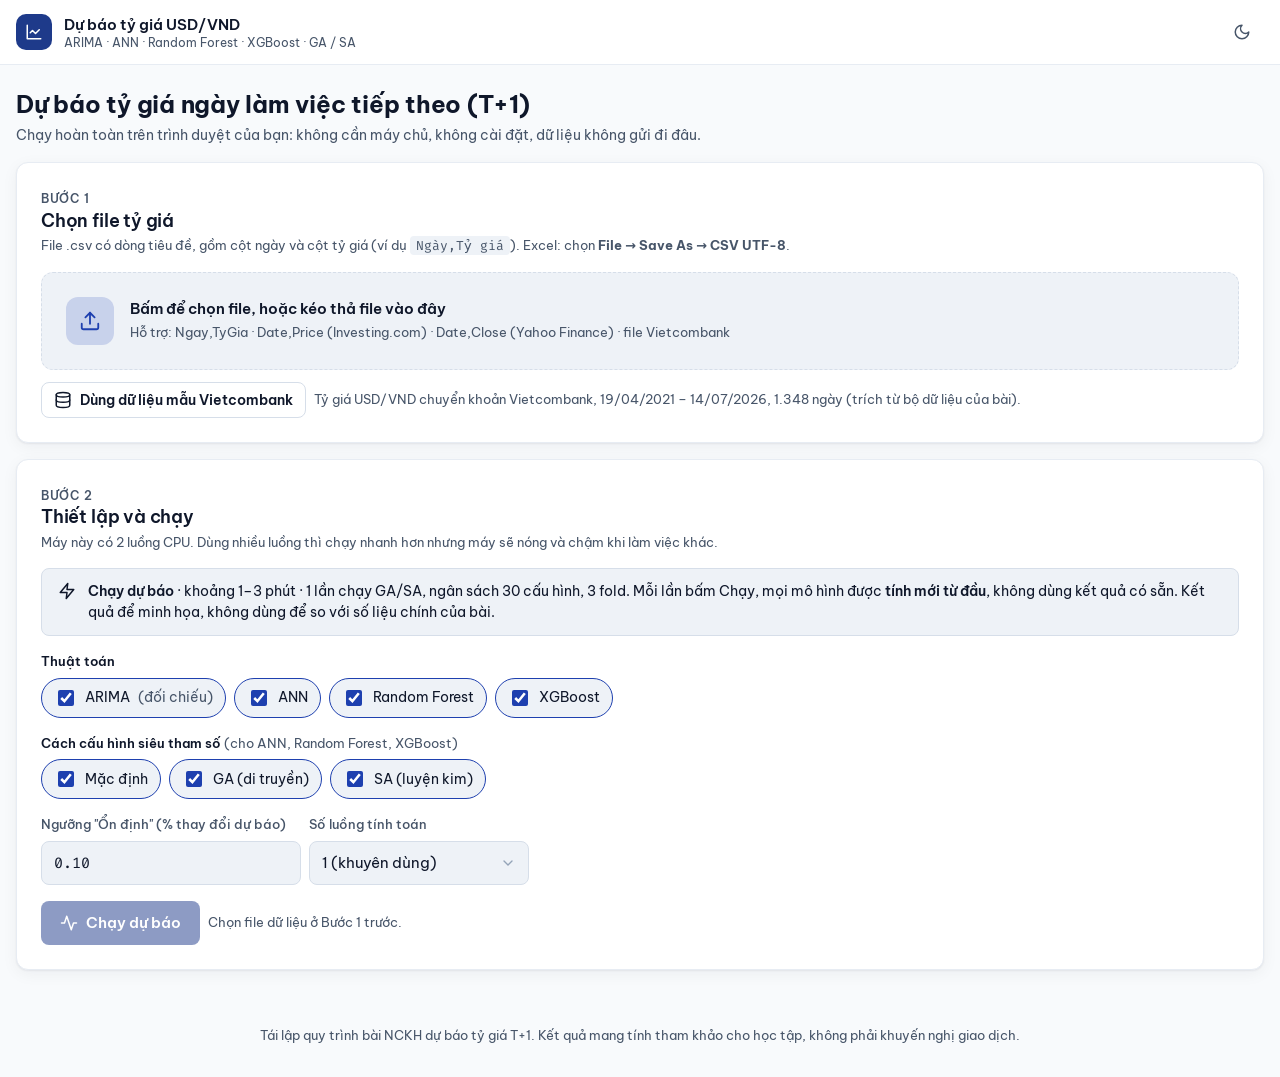
<file: docs/index.html>
<!doctype html>
<html lang="vi">
<head>
<meta charset="utf-8">
<meta name="viewport" content="width=device-width, initial-scale=1">
<title>Dự báo tỷ giá USD/VND</title>
<meta name="description" content="Dự báo tỷ giá USD/VND ngày làm việc tiếp theo bằng ARIMA, ANN, Random Forest, XGBoost và tối ưu GA/SA – chạy hoàn toàn trên trình duyệt.">
<meta name="color-scheme" content="dark light">
<link rel="preconnect" href="https://fonts.googleapis.com">
<link rel="preconnect" href="https://fonts.gstatic.com" crossorigin>
<link href="https://fonts.googleapis.com/css2?family=Be+Vietnam+Pro:wght@400;500;600;700&family=Fira+Code:wght@400;500;600&display=swap" rel="stylesheet">
<script>
  // Giao diện sáng/tối: nhớ lựa chọn trên máy này (nếu trình duyệt cho phép)
  try { const t = localStorage.getItem("dbtg-theme"); if (t) document.documentElement.dataset.theme = t; } catch (e) {}
</script>
<style>
/* Design system: xem design-system/du-bao-ty-gia/MASTER.md
   Data-Dense Dashboard · Dark Mode mặc định · Be Vietnam Pro + Fira Code · token ngữ nghĩa */

/* ------------------------------------------------------------------ Token */
:root {
  color-scheme: dark;
  --bg: #020617;
  --surface: #0E1223;
  --surface-2: #1A1E2F;
  --border: #334155;
  --border-soft: #1F2A3D;
  --text: #F8FAFC;
  --text-muted: #94A3B8;
  --primary: #3B82F6;
  --primary-strong: #2563EB;
  --link: #60A5FA;        /* chữ xanh trên nền tối: dùng sắc sáng hơn để đạt 4.5:1 */
  --accent-text: #93C5FD;
  --on-primary: #FFFFFF;
  --positive: #22C55E;
  --negative: #F87171;
  --warning: #FBBF24;
  --tint: 14%;                      /* độ đậm nền nhạt của nhãn/hàng nổi bật */

  --font-ui: "Be Vietnam Pro", "Segoe UI", system-ui, sans-serif;
  --font-data: "Fira Code", ui-monospace, "Cascadia Mono", Consolas, monospace;

  --s1: 4px; --s2: 8px; --s3: 12px; --s4: 16px; --s5: 24px; --s6: 32px; --s7: 48px;
  --r-card: 12px; --r-ctl: 8px;
  --t-press: 120ms; --t-hover: 180ms; --t-state: 300ms;
  --shadow: 0 1px 0 rgba(255, 255, 255, .03) inset, 0 8px 24px rgba(0, 0, 0, .25);
}

:root[data-theme="light"] {
  color-scheme: light;
  --bg: #F8FAFC;
  --surface: #FFFFFF;
  --surface-2: #EEF2F7;
  --border: #D6DEE9;
  --border-soft: #E7ECF3;
  --text: #0F172A;
  --text-muted: #475569;
  --primary: #1E40AF;
  --primary-strong: #1E3A8A;
  --link: #1E40AF;
  --accent-text: #1E40AF;
  --positive: #15803D;
  --negative: #DC2626;
  --warning: #B45309;
  --tint: 10%;
  --shadow: 0 1px 2px rgba(15, 23, 42, .06), 0 4px 16px rgba(15, 23, 42, .05);
}

/* ------------------------------------------------------------------ Nền tảng */
*, *::before, *::after { box-sizing: border-box; }
html { -webkit-text-size-adjust: 100%; }
body {
  margin: 0; background: var(--bg); color: var(--text);
  font: 400 15px/1.5 var(--font-ui);
  -webkit-font-smoothing: antialiased;
}
h1, h2, h3 { margin: 0; line-height: 1.25; letter-spacing: -.01em; }
h1 { font-size: 24px; font-weight: 700; }
h2 { font-size: 18px; font-weight: 600; }
h3 { font-size: 15px; font-weight: 600; }
p { margin: 0; }
a { color: var(--link); text-underline-offset: 3px; }
code, .so-lieu { font-family: var(--font-data); font-variant-ligatures: none; }
code { font-size: 13px; background: var(--surface-2); padding: 1px 6px; border-radius: 4px; }
small { font-size: 13px; }

:focus-visible { outline: 2px solid var(--link); outline-offset: 2px; border-radius: 4px; }

.icon { width: 18px; height: 18px; flex: none; fill: none; stroke: currentColor; stroke-width: 2;
  stroke-linecap: round; stroke-linejoin: round; vertical-align: -3px; }
.icon.lon { width: 22px; height: 22px; }
.icon.nho { width: 15px; height: 15px; vertical-align: -2px; }
.sr-only { position: absolute; width: 1px; height: 1px; padding: 0; margin: -1px; overflow: hidden;
  clip: rect(0, 0, 0, 0); white-space: nowrap; border: 0; }
.muted { color: var(--text-muted); }
.so { font-variant-numeric: tabular-nums; text-align: right; white-space: nowrap; }
.duong { color: var(--positive); }
.am { color: var(--negative); }
.canh { color: var(--warning); }

/* ------------------------------------------------------------------ Khung trang */
.khung { width: 100%; max-width: 1280px; margin: 0 auto; padding: 0 var(--s4); }
.thanh-tren { position: sticky; top: 0; z-index: 20; background: color-mix(in srgb, var(--surface) 92%, transparent);
  border-bottom: 1px solid var(--border-soft); backdrop-filter: blur(8px); }
.thanh-tren .khung { display: flex; align-items: center; gap: var(--s3); min-height: 64px; }
.logo { display: inline-flex; align-items: center; gap: var(--s3); color: var(--text); text-decoration: none;
  font-weight: 600; min-height: 44px; }
.logo-dau { display: grid; place-items: center; width: 36px; height: 36px; border-radius: 10px;
  background: var(--primary-strong); color: #fff; }
.logo small { display: block; font-weight: 400; color: var(--text-muted); font-size: 12px; line-height: 1.2; }
.thanh-tren .gian { flex: 1; }
main.khung { padding-top: var(--s5); padding-bottom: var(--s6); display: grid; gap: var(--s4); }
.chan-trang { color: var(--text-muted); font-size: 13px; text-align: center; padding: var(--s2) var(--s4) var(--s6); }

/* ------------------------------------------------------------------ Thẻ, lưới */
.the { background: var(--surface); border: 1px solid var(--border-soft); border-radius: var(--r-card);
  padding: var(--s5); box-shadow: var(--shadow); min-width: 0; }
.the-dau { display: flex; align-items: flex-start; justify-content: space-between; gap: var(--s3);
  flex-wrap: wrap; margin-bottom: var(--s4); }
.the-dau .muted { font-size: 13px; margin-top: var(--s1); }
.nhan-muc { display: inline-flex; align-items: center; gap: 6px; font-size: 12px; font-weight: 600;
  letter-spacing: .06em; text-transform: uppercase; color: var(--text-muted); }
.luoi { display: grid; gap: var(--s4); grid-template-columns: repeat(12, minmax(0, 1fr)); }
.c-12 { grid-column: span 12; } .c-8 { grid-column: span 8; } .c-7 { grid-column: span 7; }
.c-5 { grid-column: span 5; } .c-4 { grid-column: span 4; } .c-6 { grid-column: span 6; }
.xep-doc { display: grid; gap: var(--s4); align-content: start; }

.dau-trang { display: flex; align-items: flex-end; justify-content: space-between; gap: var(--s3); flex-wrap: wrap; }
.dau-trang p { color: var(--text-muted); margin-top: 6px; font-size: 14px; }
.quay-lai { display: inline-flex; align-items: center; gap: 6px; min-height: 44px; font-size: 14px;
  color: var(--text-muted); text-decoration: none; }
.quay-lai:hover { color: var(--text); }

/* ------------------------------------------------------------------ Nút, form */
.nut { display: inline-flex; align-items: center; justify-content: center; gap: var(--s2); min-height: 44px;
  padding: 0 18px; border-radius: var(--r-ctl); border: 1px solid transparent; font: 600 15px/1 var(--font-ui);
  cursor: pointer; text-decoration: none; transition: background-color var(--t-hover), border-color var(--t-hover),
  opacity var(--t-press); white-space: nowrap; }
.nut:active { opacity: .82; }
.nut[disabled], .nut[aria-disabled="true"] { opacity: .5; cursor: not-allowed; }
.nut-chinh { background: var(--primary-strong); color: var(--on-primary); }
.nut-chinh:hover { background: var(--primary); }
:root[data-theme="light"] .nut-chinh:hover { background: #1D4ED8; }
.nut-vien { background: transparent; color: var(--text); border-color: var(--border); }
.nut-vien:hover { background: var(--surface-2); }
.nut-nho { min-height: 36px; padding: 0 12px; font-size: 14px; }
.nut-vien[aria-pressed="true"] { border-color: var(--primary); color: var(--accent-text);
  background: color-mix(in srgb, var(--primary) var(--tint), transparent); }
@media (pointer: coarse) { .nut-nho { min-height: 44px; } }   /* màn cảm ứng: vùng bấm >= 44px */
.nut-icon { width: 44px; padding: 0; background: transparent; color: var(--text-muted); border-color: transparent; }
.nut-icon:hover { background: var(--surface-2); color: var(--text); }
.nut-icon.nguy:hover { color: var(--negative); }
.nut small { font-weight: 400; opacity: .8; font-size: 13px; }
.quay { animation: quay .9s linear infinite; }
@keyframes quay { to { transform: rotate(360deg); } }

.hang-nut { display: flex; flex-wrap: wrap; gap: var(--s2); align-items: flex-end; }
.truong { display: grid; gap: 6px; min-width: 0; }
.truong > span { font-size: 13px; font-weight: 500; color: var(--text-muted); }
.truong select { min-height: 44px; padding: 0 40px 0 12px; border-radius: var(--r-ctl); border: 1px solid var(--border);
  background: var(--surface-2) url("data:image/svg+xml,%3Csvg xmlns='http://www.w3.org/2000/svg' width='16' height='16' fill='none' stroke='%2394A3B8' stroke-width='2' stroke-linecap='round' viewBox='0 0 24 24'%3E%3Cpath d='m6 9 6 6 6-6'/%3E%3C/svg%3E") no-repeat right 12px center;
  color: var(--text); font: 400 15px var(--font-ui); appearance: none; max-width: 100%; }
.form-chay { display: grid; gap: var(--s4); }
.form-chay .hang-nut .truong { flex: 1 1 260px; }

/* Vùng chọn file: input ẩn nhưng vẫn nhận bàn phím (sr-only), khung sáng lên khi focus */
.vung-tha { position: relative; display: flex; align-items: center; gap: var(--s4); padding: var(--s5);
  border: 1.5px dashed var(--border); border-radius: var(--r-card); background: var(--surface-2); cursor: pointer;
  transition: border-color var(--t-hover), background-color var(--t-hover); }
.vung-tha:hover, .vung-tha.keo { border-color: var(--primary); background: color-mix(in srgb, var(--primary) var(--tint), var(--surface-2)); }
.vung-tha:focus-within { outline: 2px solid var(--primary); outline-offset: 2px; }
.vung-tha.da-chon { border-style: solid; border-color: var(--primary); }
.vung-tha-icon { display: grid; place-items: center; width: 48px; height: 48px; border-radius: 12px; flex: none;
  background: color-mix(in srgb, var(--primary) 18%, transparent); color: var(--accent-text); }
.vung-tha b { display: block; font-weight: 600; }
.vung-tha .muted { font-size: 13px; }

/* ------------------------------------------------------------------ Thông báo */
.thong-bao { display: flex; gap: var(--s3); align-items: flex-start; padding: var(--s3) var(--s4); border-radius: var(--r-ctl);
  border: 1px solid; font-size: 14px; }
.thong-bao .icon { margin-top: 1px; }
.thong-bao-loi { color: var(--negative); border-color: color-mix(in srgb, var(--negative) 40%, transparent);
  background: color-mix(in srgb, var(--negative) var(--tint), var(--surface)); }
.thong-bao-ok { color: var(--positive); border-color: color-mix(in srgb, var(--positive) 40%, transparent);
  background: color-mix(in srgb, var(--positive) var(--tint), var(--surface)); }
.thong-bao-canh-bao { color: var(--warning); border-color: color-mix(in srgb, var(--warning) 40%, transparent);
  background: color-mix(in srgb, var(--warning) var(--tint), var(--surface)); }
.thong-bao-info { color: var(--text); border-color: var(--border); background: var(--surface-2); }
.thong-bao > div { color: var(--text); }
.thong-bao b { font-weight: 600; }

/* ------------------------------------------------------------------ KPI */
.luoi-kpi { display: grid; gap: var(--s4); grid-template-columns: repeat(4, minmax(0, 1fr)); }
.kpi { background: var(--surface); border: 1px solid var(--border-soft); border-radius: var(--r-card); padding: var(--s4) var(--s5);
  display: grid; gap: 6px; align-content: start; box-shadow: var(--shadow); min-width: 0; }
.kpi .nhan-muc { font-size: 11.5px; }
.kpi-so { font: 600 30px/1.1 var(--font-data); font-variant-numeric: tabular-nums; letter-spacing: -.02em;
  overflow-wrap: anywhere; }
.kpi-so.vua { font-size: 21px; }
.kpi-phu { font-size: 13px; color: var(--text-muted); display: flex; align-items: center; gap: 6px; flex-wrap: wrap; }
.kpi-chinh { border-color: color-mix(in srgb, var(--primary) 55%, transparent);
  background: color-mix(in srgb, var(--primary) 8%, var(--surface)); }
.kpi-chinh .kpi-so { font-size: 34px; }

/* ------------------------------------------------------------------ Nhãn */
.nhan { display: inline-flex; align-items: center; gap: 5px; padding: 3px 10px; border-radius: 999px; font-size: 12.5px;
  font-weight: 600; white-space: nowrap; border: 1px solid transparent; line-height: 1.4; }
.nhan .icon { width: 13px; height: 13px; vertical-align: 0; }
.nhan-lon { font-size: 15px; padding: 6px 14px; }
.nhan-lon .icon { width: 16px; height: 16px; }
.cb-on-dinh, .tt-xong { color: var(--positive); background: color-mix(in srgb, var(--positive) var(--tint), transparent);
  border-color: color-mix(in srgb, var(--positive) 35%, transparent); }
.cb-theo-doi, .tt-dang_cho { color: var(--warning); background: color-mix(in srgb, var(--warning) var(--tint), transparent);
  border-color: color-mix(in srgb, var(--warning) 35%, transparent); }
.cb-bien-dong, .tt-loi { color: var(--negative); background: color-mix(in srgb, var(--negative) var(--tint), transparent);
  border-color: color-mix(in srgb, var(--negative) 35%, transparent); }
.tt-dang_chay, .nhan-chon { color: var(--accent-text); background: color-mix(in srgb, var(--primary) var(--tint), transparent);
  border-color: color-mix(in srgb, var(--primary) 40%, transparent); }

/* ------------------------------------------------------------------ Bảng */
.cuon-ngang { overflow-x: auto; margin: 0 calc(-1 * var(--s5)); padding: 0 var(--s5); }
.cuon-doc { max-height: 440px; overflow-y: auto; }
.bang { width: 100%; border-collapse: separate; border-spacing: 0; font-size: 14px; }
.bang th { position: sticky; top: 0; z-index: 1; background: var(--surface); text-align: left; font-size: 12px; font-weight: 600;
  letter-spacing: .04em; text-transform: uppercase; color: var(--text-muted); padding: 10px 12px;
  border-bottom: 1px solid var(--border); white-space: nowrap; }
.bang td { padding: 11px 12px; border-bottom: 1px solid var(--border-soft); vertical-align: middle; white-space: nowrap; }
.bang td.o-tham-so { white-space: normal; }
.bang th.so, .bang td.so { text-align: right; }
.bang tbody tr { transition: background-color var(--t-hover); }
.bang tbody tr:hover { background: var(--surface-2); }
.bang tr.dong-chon td { background: color-mix(in srgb, var(--primary) 10%, transparent); }
.bang tr.dong-chon td:first-child { box-shadow: inset 3px 0 0 var(--primary); }
.bang .tieu-de-o { font-weight: 600; }
.bang a { font-weight: 600; text-decoration: none; }
.bang a:hover { text-decoration: underline; }
.bang-gon td { padding: 7px 10px; white-space: normal; }          /* bảng nhãn–giá trị: nhãn được xuống dòng */
.bang-gon td.so { white-space: nowrap; }
.bang-gon code { overflow-wrap: anywhere; }                       /* tên trường dài (Bảng 4.6) được ngắt dòng */
@media (max-width: 600px) { .bang-gon td.so { white-space: normal; overflow-wrap: anywhere; } }
.bang-gon td:first-child { color: var(--text-muted); }
.o-rong { color: var(--text-muted); }

/* ------------------------------------------------------------------ Biểu đồ */
.khung-bieu-do { position: relative; height: 380px; width: 100%; min-width: 0; overflow: hidden; }
.khung-bieu-do canvas { max-width: 100%; }        /* thu nhỏ cửa sổ: biểu đồ không đẩy thẻ rộng ra */
.khung-bieu-do.vua { height: 300px; }
.khung-bieu-do.nho { height: 260px; }
.ghi-chu { color: var(--text-muted); font-size: 13px; margin-top: var(--s3); display: flex; gap: 6px; align-items: flex-start; }
.ghi-chu .icon { margin-top: 2px; }

/* ------------------------------------------------------------------ Tiến độ */
.thanh-tien-do { height: 8px; border-radius: 999px; background: var(--surface-2); overflow: hidden; }
.thanh-tien-do > div { height: 100%; background: var(--primary); border-radius: inherit; transition: width var(--t-state) ease-out; }
.cac-buoc { list-style: none; padding: 0; margin: var(--s4) 0 0; display: grid; gap: var(--s2);
  grid-template-columns: repeat(5, minmax(0, 1fr)); }
.cac-buoc li { display: flex; gap: var(--s2); align-items: flex-start; font-size: 13px; color: var(--text-muted);
  padding: var(--s3); border-radius: var(--r-ctl); border: 1px solid var(--border-soft); min-width: 0; }
.cac-buoc li .icon { margin-top: 1px; }
.cac-buoc li.xong { color: var(--positive); }
.cac-buoc li.xong span { color: var(--text); }
.cac-buoc li.dang { color: var(--accent-text); border-color: color-mix(in srgb, var(--primary) 50%, transparent);
  background: color-mix(in srgb, var(--primary) 8%, transparent); }
.cac-buoc li.dang span { color: var(--text); font-weight: 600; }
.nhat-ky { margin: var(--s3) 0 0; background: var(--bg); border: 1px solid var(--border-soft); border-radius: var(--r-ctl);
  color: var(--text-muted); font: 12.5px/1.6 var(--font-data); font-variant-ligatures: none; padding: var(--s3) var(--s4);
  max-height: 340px; overflow: auto; white-space: pre-wrap; }

/* ------------------------------------------------------------------ Details */
details > summary { list-style: none; cursor: pointer; display: flex; align-items: center; gap: var(--s2);
  min-height: 44px; font-weight: 600; color: var(--text); }
details > summary::-webkit-details-marker { display: none; }
details > summary .icon { transition: transform var(--t-hover); color: var(--text-muted); }
details[open] > summary .icon { transform: rotate(180deg); }
.danh-sach { margin: var(--s2) 0 0; padding-left: 20px; display: grid; gap: 6px; font-size: 14px; }
.danh-sach li::marker { color: var(--text-muted); }

.muc-thong-tin { display: grid; gap: var(--s3); grid-template-columns: repeat(auto-fit, minmax(170px, 1fr)); }
.muc-thong-tin div { background: var(--surface-2); border-radius: var(--r-ctl); padding: var(--s3) var(--s4); }
.muc-thong-tin dt { font-size: 12px; color: var(--text-muted); }
.muc-thong-tin dd { margin: 2px 0 0; font: 500 15px var(--font-data); }

.trong { display: grid; justify-items: center; text-align: center; gap: var(--s2); padding: var(--s6) var(--s4); color: var(--text-muted); }
.trong .icon { width: 32px; height: 32px; }
.trong b { color: var(--text); }

.o-tham-so { font: 12.5px/1.6 var(--font-data); color: var(--text-muted); white-space: normal; word-break: break-word; }

/* ------------------------------------------------------------------ Quy trình NCKH (đặc tả v3) */
.bang-vang { display: flex; gap: var(--s3); align-items: flex-start; padding: var(--s3) var(--s4); border-radius: var(--r-ctl);
  background: color-mix(in srgb, #FACC15 22%, var(--surface)); border: 1px solid color-mix(in srgb, #FACC15 60%, transparent);
  color: var(--text); font-size: 14px; }
.bang-vang .icon { color: var(--warning); margin-top: 1px; }

/* Chọn chế độ, thuật toán */
.chon-che-do { display: grid; grid-template-columns: repeat(2, minmax(0, 1fr)); gap: var(--s3); }
.the-chon { display: flex; gap: var(--s3); align-items: flex-start; padding: var(--s3) var(--s4); border: 1px solid var(--border);
  border-radius: var(--r-ctl); cursor: pointer; background: var(--surface-2); min-height: 44px; }
.the-chon:has(input:checked) { border-color: var(--primary); background: color-mix(in srgb, var(--primary) var(--tint), var(--surface-2)); }
.the-chon input { margin-top: 4px; accent-color: var(--primary); width: 16px; height: 16px; flex: none; }
.the-chon b { display: flex; align-items: center; gap: 6px; font-weight: 600; }
.the-chon small { display: block; color: var(--text-muted); margin-top: 2px; line-height: 1.4; }
.nhom-chon { border: 0; padding: 0; margin: 0; min-width: 0; }
.nhom-chon legend { font-size: 13px; font-weight: 600; color: var(--text); padding: 0; margin-bottom: 6px; }
.nhom-chon legend .muted { font-weight: 400; }
.hang-chon { display: flex; flex-wrap: wrap; gap: var(--s2); align-items: center; }
.o-chon { display: inline-flex; align-items: center; gap: 8px; min-height: 40px; padding: 0 12px; border: 1px solid var(--border);
  border-radius: 999px; cursor: pointer; font-size: 14px; background: var(--surface-2); }
.o-chon:has(input:checked) { border-color: var(--primary); }
.o-chon input { accent-color: var(--primary); width: 16px; height: 16px; }
.gian-nho { flex: 1; }
.truong input { min-height: 44px; padding: 0 12px; border-radius: var(--r-ctl); border: 1px solid var(--border);
  background: var(--surface-2); color: var(--text); font: 400 15px var(--font-data); width: 100%; }
.nguong .hang-nut { margin-top: 4px; }
.nguong .hang-nut .truong { flex: 1 1 200px; }
[hidden] { display: none !important; }

.the-chon.bi-khoa { opacity: .6; cursor: not-allowed; }
.the-dang-nhap { max-width: 460px; width: 100%; margin: var(--s6) auto; }
.thanh-tren form { display: contents; }

/* Stepper 12 công đoạn */
.tong-tien-do { display: grid; gap: var(--s2); margin: var(--s4) 0; }
.tong-so { display: flex; flex-wrap: wrap; gap: var(--s5); font-size: 14px; color: var(--text-muted); align-items: baseline; }
.tong-so > b { font: 600 22px var(--font-data); color: var(--text); }
.tong-so span b { color: var(--text); font-family: var(--font-data); }
.stepper { list-style: none; margin: var(--s4) 0 0; padding: 0; display: grid; gap: 6px; }
.buoc { display: flex; gap: var(--s3); padding: var(--s3) var(--s4); border: 1px solid var(--border-soft); border-radius: var(--r-ctl); }
.buoc-so { flex: none; width: 28px; height: 28px; border-radius: 50%; display: grid; place-items: center; font: 600 13px var(--font-data);
  background: var(--surface-2); color: var(--text-muted); }
.buoc-noi-dung { min-width: 0; display: grid; gap: 2px; flex: 1; }
.buoc-dau { display: flex; flex-wrap: wrap; gap: var(--s2); align-items: center; }
.buoc-chi-tiet { font: 12.5px/1.5 var(--font-data); font-variant-ligatures: none; color: var(--text); margin-top: 2px; overflow-wrap: anywhere; }
.buoc-dang_chay { border-color: color-mix(in srgb, var(--primary) 55%, transparent); background: color-mix(in srgb, var(--primary) 7%, transparent); }
.buoc-dang_chay .buoc-so { background: var(--primary-strong); color: #fff; }
.buoc-xong .buoc-so { background: color-mix(in srgb, var(--positive) 25%, transparent); color: var(--positive); }
.buoc-loi { border-color: color-mix(in srgb, var(--negative) 55%, transparent); }
.buoc-loi .buoc-so { background: color-mix(in srgb, var(--negative) 25%, transparent); color: var(--negative); }
.buoc-bo_qua { opacity: .6; border-style: dashed; }
.buoc-bo_qua .buoc-chi-tiet { font-family: var(--font-ui); color: var(--text-muted); }

/* Kết quả */
.khong-chay { font-style: italic; padding: var(--s3) 0; }
.bang tr.dong-rw td { font-style: italic; color: var(--text-muted); }
.bang tr.dau-nhom td { border-top: 1px solid var(--border); }
.cot-bai-goc, .cot-bai-goc-chu { display: none; }
body.hien-bai-goc .cot-bai-goc { display: table-cell; background: color-mix(in srgb, var(--warning) 7%, transparent); }
body.hien-bai-goc .cot-bai-goc-chu { display: inline; }
.bat-bai-goc { align-self: flex-start; }
.gia-thuyet { padding: var(--s3) var(--s4); border: 1px solid var(--border-soft); border-radius: var(--r-ctl); display: grid; gap: 4px; }
.gia-thuyet p { font-size: 14px; }
.the-t1 { padding: var(--s4); border: 1px solid var(--border-soft); border-radius: var(--r-ctl); background: var(--surface-2); }
.the-t1 .muc-thong-tin div { background: var(--surface); }
.tabs { display: flex; gap: 4px; overflow-x: auto; border-bottom: 1px solid var(--border); margin-bottom: var(--s4); }
.tabs [role="tab"] { border: 0; background: none; color: var(--text-muted); font: 500 14px var(--font-ui); padding: 10px 14px;
  min-height: 44px; cursor: pointer; border-bottom: 2px solid transparent; white-space: nowrap; }
.tabs [role="tab"][aria-selected="true"] { color: var(--text); border-bottom-color: var(--primary); font-weight: 600; }
.tabs [role="tab"]:hover { color: var(--text); }
/* Nhãn nhỏ cho phần web thêm ngoài bài NCKH / lựa chọn của web mà bài không quy định */
.nhan-bo-sung { display: inline-block; font: 500 11px/1.4 var(--font-ui); color: var(--text-muted); border: 1px dashed var(--border);
  border-radius: 6px; padding: 0 6px; vertical-align: middle; text-transform: none; letter-spacing: 0; white-space: nowrap; }
@media (max-width: 720px) {          /* điện thoại: tab xuống dòng thay vì cuộn ngang, không tab nào bị cắt ở mép */
  .tabs { flex-wrap: wrap; overflow-x: visible; border-bottom: 0; gap: 6px; }
  .tabs [role="tab"] { border: 1px solid var(--border); border-radius: 8px; padding: 8px 12px; white-space: normal; }
  .tabs [role="tab"][aria-selected="true"] { border-color: var(--primary); background: var(--surface-2); }
}
.bang-sap th button { background: none; border: 0; color: inherit; font: inherit; text-transform: inherit; letter-spacing: inherit;
  cursor: pointer; padding: 0; }
.bang-sap th button[aria-sort="ascending"]::after { content: " ▲"; }
.bang-sap th button[aria-sort="descending"]::after { content: " ▼"; }
.muc-thong-tin + .the-dau { margin-top: var(--s4); }

/* ------------------------------------------------------------------ Responsive */
@media (max-width: 1080px) {
  .c-8, .c-7, .c-5, .c-4, .c-6 { grid-column: span 12; }
  .luoi-kpi { grid-template-columns: repeat(2, minmax(0, 1fr)); }
  .cac-buoc { grid-template-columns: repeat(2, minmax(0, 1fr)); }
}
@media (max-width: 600px) {
  body { font-size: 15px; }
  h1 { font-size: 21px; }
  .the { padding: var(--s4); }
  .cuon-ngang { margin: 0 calc(-1 * var(--s4)); padding: 0 var(--s4); }
  .luoi-kpi { grid-template-columns: minmax(0, 1fr); }
  .kpi-chinh .kpi-so { font-size: 30px; }
  .khung-bieu-do { height: 300px; }
  .cac-buoc { grid-template-columns: minmax(0, 1fr); }
  .logo small { display: none; }
  .vung-tha { padding: var(--s4); }
  .hang-nut > * { flex: 1 1 100%; min-width: 0; }
  .hang-nut .nut { white-space: normal; text-align: center; padding: 10px 14px; line-height: 1.3; }
  .truong select { width: 100%; }
  .chon-che-do { grid-template-columns: minmax(0, 1fr); }
}

@media (prefers-reduced-motion: reduce) {
  *, *::before, *::after { animation-duration: .01ms !important; animation-iteration-count: 1 !important;
    transition-duration: .01ms !important; scroll-behavior: auto !important; }
}

/* Các bước chạy của từng chế độ (form chạy, trang kết quả) */
.cac-buoc-chay { margin: 8px 0 0; padding-left: 22px; display: grid; gap: 6px; font-size: 14px; line-height: 1.55; }
.cac-buoc-chay li::marker { color: var(--primary); font-weight: 600; }
.cac-buoc-chay small { display: block; margin-top: 2px; }
.hai-che-do { gap: 0 16px; }
.hai-che-do > details { margin-top: 8px; }
/* Thẻ dự báo ở đầu trang kết quả */
.the-du-bao { border-color: color-mix(in srgb, var(--primary) 45%, var(--border)); }
/* Ô lưới không được nở theo bảng rộng bên trong (bảng tự cuộn ngang trong .cuon-ngang) */
.luoi > *, .the, details { min-width: 0; }
details > .cuon-ngang, .the > .cuon-ngang { max-width: 100%; }

/* ------------------------------------------------------------------ Bổ sung cho bản HTML chạy trên trình duyệt */
:root { --c-actual: var(--text); --c-rw: #94A3B8; --c-arima: #F59E0B; --c-ann: #22D3EE; --c-rf: #34D399; --c-xgb: #FB7185;
  --band: rgba(59,130,246,.18); }
:root[data-theme="light"] { --c-rw: #64748B; --c-arima: #B45309; --c-ann: #0E7490; --c-rf: #047857; --c-xgb: #BE123C;
  --band: rgba(30,64,175,.15); }

.thong-tin-file-dong { display: flex; flex-wrap: wrap; gap: var(--s2); align-items: center; }
.bieu-do-nho { position: relative; height: 120px; }

/* Biểu đồ canvas */
.bieu-do { display: grid; gap: var(--s2); }
.chu-giai { display: flex; flex-wrap: wrap; gap: 6px; }
.chu-giai button { display: inline-flex; align-items: center; gap: 6px; min-height: 32px; padding: 0 10px; border-radius: 999px;
  border: 1px solid var(--border); background: transparent; color: var(--text); font: 500 13px var(--font-ui); cursor: pointer; }
.chu-giai button[aria-pressed="false"] { opacity: .45; }
.chu-giai i { width: 14px; height: 0; border-top: 3px solid; display: inline-block; }
.chu-giai i.dut { border-top-style: dashed; }
@media (pointer: coarse) { .chu-giai button { min-height: 44px; } }
.o-goi-y { position: fixed; z-index: 50; pointer-events: none; background: var(--surface); color: var(--text);
  border: 1px solid var(--border); border-radius: 8px; padding: 8px 10px; font: 12.5px/1.5 var(--font-data);
  box-shadow: var(--shadow); max-width: 320px; }
.o-goi-y b { font-family: var(--font-ui); }
.o-goi-y i { display: inline-block; width: 10px; height: 3px; margin-right: 6px; vertical-align: middle; }

/* Thanh ngang so sánh RMSE */
.thanh-so-sanh { display: grid; gap: 8px; }
.thanh-so-sanh .dong { display: grid; grid-template-columns: minmax(120px, 210px) 1fr 70px; gap: var(--s2); align-items: center; font-size: 13px; }
.thanh-so-sanh .ray { height: 12px; border-radius: 999px; background: var(--surface-2); overflow: hidden; }
.thanh-so-sanh .ray > div { height: 100%; border-radius: inherit; background: var(--c-rw); }
.thanh-so-sanh .dong.chon .ray > div { background: var(--primary); }
.thanh-so-sanh .dong.chon { font-weight: 600; }
@media (max-width: 600px) { .thanh-so-sanh .dong { grid-template-columns: 1fr 60px; } .thanh-so-sanh .ray { grid-column: 1 / -1; grid-row: 2; } }

/* Hộp thoại xác nhận */
.hop-thoai { border: 1px solid var(--border); border-radius: var(--r-card); background: var(--surface); color: var(--text);
  padding: var(--s5); max-width: 520px; width: calc(100% - 32px); }
.hop-thoai::backdrop { background: rgba(2, 6, 23, .6); }

.kpi-so.nho { font-size: 17px; }
.tieu-de-phu { font-size: 13px; color: var(--text-muted); font-weight: 400; }
.hang-tai { display: flex; flex-wrap: wrap; gap: var(--s2); }
.bang td.wrap { white-space: normal; min-width: 220px; }

@media print {
  :root, :root[data-theme] { --bg: #fff; --surface: #fff; --surface-2: #f1f5f9; --text: #0f172a; --text-muted: #475569;
    --border: #cbd5e1; --border-soft: #e2e8f0; color-scheme: light; }
  .khong-in, .thanh-tren, .chan-trang { display: none !important; }
  .the, .kpi { box-shadow: none; break-inside: avoid; }
  details { display: block; }
  details > :not(summary) { display: block !important; }
  .cuon-doc { max-height: none; }
}

/* Theo cài đặt sáng/tối của máy khi người dùng chưa chọn (giữ cùng giá trị với :root[data-theme="light"]) */
@media (prefers-color-scheme: light) {
  :root:not([data-theme="dark"]) {
    color-scheme: light; --bg: #F8FAFC; --surface: #FFFFFF; --surface-2: #EEF2F7; --border: #D6DEE9; --border-soft: #E7ECF3;
    --text: #0F172A; --text-muted: #475569; --primary: #1E40AF; --primary-strong: #1E3A8A; --link: #1E40AF; --accent-text: #1E40AF;
    --positive: #15803D; --negative: #DC2626; --warning: #B45309; --tint: 10%;
    --shadow: 0 1px 2px rgba(15, 23, 42, .06), 0 4px 16px rgba(15, 23, 42, .05);
    --c-rw: #64748B; --c-arima: #B45309; --c-ann: #0E7490; --c-rf: #047857; --c-xgb: #BE123C; --band: rgba(30,64,175,.15);
  }
}
body { background: var(--bg); }
.chi-link { display: none; }
body.ban-link .chi-link { display: block; flex-basis: 100%; }
body.ban-link [data-tai] { display: none; }

/* Thuyết minh trong lúc chạy: tóm tắt công cụ + giải thích từng bước */
.cong-cu-tom-tat { display: grid; grid-template-columns: 1fr auto 1fr auto 1fr; gap: var(--s3); align-items: center; margin: var(--s4) 0; }
.cong-cu-tom-tat > div { display: grid; gap: 4px; padding: var(--s3) var(--s4); border-radius: var(--r-ctl); background: var(--surface-2);
  border: 1px solid var(--border-soft); height: 100%; }
.cong-cu-tom-tat b { font-size: 15px; }
.cong-cu-tom-tat span:not(.nhan-muc) { font-size: 13px; color: var(--text-muted); line-height: 1.45; }
.cong-cu-tom-tat .mui-ten { transform: rotate(-90deg); color: var(--text-muted); }
.tien-trinh-luoi { display: grid; grid-template-columns: minmax(0, 3fr) minmax(0, 2fr); gap: var(--s4); align-items: start; }
.tien-trinh-luoi .stepper { margin-top: 0; }
.thuyet-minh { position: sticky; top: 80px; display: grid; gap: var(--s3); padding: var(--s4) var(--s5); border-radius: var(--r-card);
  border: 1px solid color-mix(in srgb, var(--primary) 45%, var(--border)); background: color-mix(in srgb, var(--primary) 6%, var(--surface)); }
.tm-dau { display: flex; align-items: center; justify-content: space-between; gap: var(--s2); }
.tm-nut { display: flex; gap: 4px; }
.thuyet-minh h3 { font-size: 19px; text-wrap: balance; }
.tm-noi-dung { display: grid; gap: var(--s3); font-size: 15.5px; line-height: 1.6; }
.tm-noi-dung p { margin: 0; }
.tm-noi-dung ul { margin: 0; padding-left: 20px; display: grid; gap: 6px; }
.tm-noi-dung .vi-du { font-size: 14px; color: var(--text-muted); border-left: 3px solid var(--border); padding-left: var(--s3); }
.tm-noi-dung .so-lieu-song { font: 500 13.5px/1.5 var(--font-data); color: var(--text); background: var(--surface); border-radius: 8px; padding: 8px 10px; overflow-wrap: anywhere; }
.buoc[data-buoc] { cursor: pointer; }
.buoc.dang-xem { outline: 2px solid var(--primary); outline-offset: -1px; }
@media (max-width: 1080px) {
  .tien-trinh-luoi { grid-template-columns: minmax(0, 1fr); }
  .thuyet-minh { position: static; order: -1; }
  .cong-cu-tom-tat { grid-template-columns: minmax(0, 1fr); }
  .cong-cu-tom-tat .mui-ten { transform: none; justify-self: center; }
}
@media print { .thuyet-minh, .cong-cu-tom-tat { display: none; } }
.vung-tha > span:last-child { min-width: 0; }
.vung-tha b { overflow-wrap: anywhere; }

.the-dau > div { min-width: 0; }
.nhan-muc { overflow-wrap: anywhere; flex-wrap: wrap; }

/* Thanh chạy 12 bước: dính ở đầu màn hình khi đang chạy, chữ to để trình chiếu */
.thanh-chay { position: sticky; top: 64px; z-index: 15; display: grid; gap: var(--s3); margin: var(--s4) calc(-1 * var(--s5)) 0;
  padding: var(--s4) var(--s5); background: var(--surface); border-block: 1px solid var(--border-soft); box-shadow: var(--shadow); }
.tc-dau { display: flex; flex-wrap: wrap; gap: var(--s5); align-items: baseline; font-size: 14px; color: var(--text-muted); }
.tc-dau > b { font: 700 28px var(--font-data); color: var(--text); }
.tc-dau span b { color: var(--text); font-family: var(--font-data); }
.tc-doan { list-style: none; margin: 0; padding: 0; display: grid; grid-template-columns: repeat(12, minmax(0, 1fr)); gap: 4px; }
.tc-doan li { display: grid; gap: 4px; justify-items: center; }
.tc-ray { display: block; width: 100%; height: 12px; border-radius: 999px; background: var(--surface-2); overflow: hidden; }
.tc-ray > span { display: block; height: 100%; background: var(--primary); border-radius: inherit; transition: width var(--t-state) ease-out; }
.tc-xong .tc-ray > span { background: var(--positive); }
.tc-bo_qua .tc-ray { background: repeating-linear-gradient(45deg, var(--surface-2) 0 4px, transparent 4px 8px); }
.tc-loi .tc-ray > span, .tc-huy .tc-ray > span { background: var(--negative); width: 100% !important; }
.tc-so { font: 600 12px var(--font-data); color: var(--text-muted); }
.tc-dang_chay .tc-so { color: var(--accent-text); }
.tc-dang_chay .tc-ray { outline: 2px solid color-mix(in srgb, var(--primary) 45%, transparent); outline-offset: 1px; }
.tc-hien-tai { display: grid; gap: var(--s2); min-height: 64px; }
.tc-buoc { display: grid; gap: 2px; }
.tc-ten { display: flex; flex-wrap: wrap; gap: var(--s2); align-items: center; }
.tc-ten b { font-size: 19px; }
.tc-nhan { font: 600 13px var(--font-data); color: var(--accent-text); }
.tc-chi-tiet { font: 13px/1.5 var(--font-data); color: var(--text); overflow-wrap: anywhere; display: -webkit-box; -webkit-line-clamp: 2;
  -webkit-box-orient: vertical; overflow: hidden; }
@media (max-width: 600px) { .thanh-chay { margin-inline: calc(-1 * var(--s4)); padding: var(--s3) var(--s4); }
  .tc-dau > b { font-size: 22px; } .tc-ten b { font-size: 16px; } .tc-doan { gap: 2px; } }
@media (prefers-reduced-motion: reduce) { .tc-ray > span { transition: none; } }
/* Khung giải thích bên phải dính ngay dưới thanh chạy (thanh chạy cũng dính đầu màn hình) */
@media (min-width: 1081px) { .thuyet-minh { top: var(--tc-cao, 260px); } }

</style>
</head>
<body>
<svg xmlns="http://www.w3.org/2000/svg" style="display:none">
  <defs>
    <symbol id="i-logo" viewBox="0 0 24 24"><path d="M3 3v18h18"/><path d="m19 9-5 5-4-4-3 3"/></symbol>
    <symbol id="i-upload" viewBox="0 0 24 24"><path d="M21 15v4a2 2 0 0 1-2 2H5a2 2 0 0 1-2-2v-4"/><polyline points="17 8 12 3 7 8"/><line x1="12" x2="12" y1="3" y2="15"/></symbol>
    <symbol id="i-download" viewBox="0 0 24 24"><path d="M21 15v4a2 2 0 0 1-2 2H5a2 2 0 0 1-2-2v-4"/><polyline points="7 10 12 15 17 10"/><line x1="12" x2="12" y1="15" y2="3"/></symbol>
    <symbol id="i-zap" viewBox="0 0 24 24"><polygon points="13 2 3 14 12 14 11 22 21 10 12 10 13 2"/></symbol>
    <symbol id="i-cpu" viewBox="0 0 24 24"><rect width="16" height="16" x="4" y="4" rx="2"/><rect width="6" height="6" x="9" y="9" rx="1"/><path d="M15 2v2"/><path d="M15 20v2"/><path d="M2 15h2"/><path d="M2 9h2"/><path d="M20 15h2"/><path d="M20 9h2"/><path d="M9 2v2"/><path d="M9 20v2"/></symbol>
    <symbol id="i-trash" viewBox="0 0 24 24"><path d="M3 6h18"/><path d="M19 6v14c0 1-1 2-2 2H7c-1 0-2-1-2-2V6"/><path d="M8 6V4c0-1 1-2 2-2h4c1 0 2 1 2 2v2"/><line x1="10" x2="10" y1="11" y2="17"/><line x1="14" x2="14" y1="11" y2="17"/></symbol>
    <symbol id="i-up" viewBox="0 0 24 24"><polyline points="22 7 13.5 15.5 8.5 10.5 2 17"/><polyline points="16 7 22 7 22 13"/></symbol>
    <symbol id="i-down" viewBox="0 0 24 24"><polyline points="22 17 13.5 8.5 8.5 13.5 2 7"/><polyline points="16 17 22 17 22 11"/></symbol>
    <symbol id="i-flat" viewBox="0 0 24 24"><path d="M5 12h14"/></symbol>
    <symbol id="i-back" viewBox="0 0 24 24"><path d="m12 19-7-7 7-7"/><path d="M19 12H5"/></symbol>
    <symbol id="i-file" viewBox="0 0 24 24"><path d="M15 2H6a2 2 0 0 0-2 2v16a2 2 0 0 0 2 2h12a2 2 0 0 0 2-2V7Z"/><path d="M14 2v4a2 2 0 0 0 2 2h4"/><path d="M16 13H8"/><path d="M16 17H8"/><path d="M10 9H8"/></symbol>
    <symbol id="i-alert" viewBox="0 0 24 24"><path d="m21.73 18-8-14a2 2 0 0 0-3.48 0l-8 14A2 2 0 0 0 4 21h16a2 2 0 0 0 1.73-3"/><path d="M12 9v4"/><path d="M12 17h.01"/></symbol>
    <symbol id="i-check" viewBox="0 0 24 24"><circle cx="12" cy="12" r="10"/><path d="m9 12 2 2 4-4"/></symbol>
    <symbol id="i-x" viewBox="0 0 24 24"><circle cx="12" cy="12" r="10"/><path d="m15 9-6 6"/><path d="m9 9 6 6"/></symbol>
    <symbol id="i-info" viewBox="0 0 24 24"><circle cx="12" cy="12" r="10"/><path d="M12 16v-4"/><path d="M12 8h.01"/></symbol>
    <symbol id="i-bell" viewBox="0 0 24 24"><path d="M6 8a6 6 0 0 1 12 0c0 7 3 9 3 9H3s3-2 3-9"/><path d="M10.3 21a1.94 1.94 0 0 0 3.4 0"/></symbol>
    <symbol id="i-shield" viewBox="0 0 24 24"><path d="M20 13c0 5-3.5 7.5-7.66 8.95a1 1 0 0 1-.67-.01C7.5 20.5 4 18 4 13V6a1 1 0 0 1 1-1c2 0 4.5-1.2 6.24-2.72a1.17 1.17 0 0 1 1.52 0C14.51 3.81 17 5 19 5a1 1 0 0 1 1 1z"/><path d="m9 12 2 2 4-4"/></symbol>
    <symbol id="i-award" viewBox="0 0 24 24"><circle cx="12" cy="8" r="6"/><path d="M15.477 12.89 17 22l-5-3-5 3 1.523-9.11"/></symbol>
    <symbol id="i-clock" viewBox="0 0 24 24"><circle cx="12" cy="12" r="10"/><polyline points="12 6 12 12 16 14"/></symbol>
    <symbol id="i-database" viewBox="0 0 24 24"><ellipse cx="12" cy="5" rx="9" ry="3"/><path d="M3 5v14a9 3 0 0 0 18 0V5"/><path d="M3 12a9 3 0 0 0 18 0"/></symbol>
    <symbol id="i-activity" viewBox="0 0 24 24"><path d="M22 12h-4l-3 9L9 3l-3 9H2"/></symbol>
    <symbol id="i-bars" viewBox="0 0 24 24"><path d="M3 3v18h18"/><path d="M7 16h8"/><path d="M7 11h12"/><path d="M7 6h3"/></symbol>
    <symbol id="i-refresh" viewBox="0 0 24 24"><path d="M21 12a9 9 0 1 1-9-9c2.52 0 4.93 1 6.74 2.74L21 8"/><path d="M21 3v5h-5"/></symbol>
    <symbol id="i-external" viewBox="0 0 24 24"><path d="M15 3h6v6"/><path d="M10 14 21 3"/><path d="M18 13v6a2 2 0 0 1-2 2H5a2 2 0 0 1-2-2V8a2 2 0 0 1 2-2h6"/></symbol>
    <symbol id="i-sun" viewBox="0 0 24 24"><circle cx="12" cy="12" r="4"/><path d="M12 2v2"/><path d="M12 20v2"/><path d="m4.93 4.93 1.41 1.41"/><path d="m17.66 17.66 1.41 1.41"/><path d="M2 12h2"/><path d="M20 12h2"/><path d="m6.34 17.66-1.41 1.41"/><path d="m19.07 4.93-1.41 1.41"/></symbol>
    <symbol id="i-moon" viewBox="0 0 24 24"><path d="M12 3a6 6 0 0 0 9 9 9 9 0 1 1-9-9Z"/></symbol>
    <symbol id="i-loader" viewBox="0 0 24 24"><path d="M21 12a9 9 0 1 1-6.219-8.56"/></symbol>
    <symbol id="i-chevron" viewBox="0 0 24 24"><path d="m6 9 6 6 6-6"/></symbol>
    <symbol id="i-lock" viewBox="0 0 24 24"><rect width="18" height="11" x="3" y="11" rx="2" ry="2"/><path d="M7 11V7a5 5 0 0 1 10 0v4"/></symbol>
    <symbol id="i-unlock" viewBox="0 0 24 24"><rect width="18" height="11" x="3" y="11" rx="2" ry="2"/><path d="M7 11V7a5 5 0 0 1 9.9-1"/></symbol>
  </defs>
</svg>


<header class="thanh-tren khong-in">
  <div class="khung">
    <span class="logo">
      <span class="logo-dau"><svg class="icon" aria-hidden="true"><use href="#i-logo"/></svg></span>
      <span>Dự báo tỷ giá USD/VND<small>ARIMA · ANN · Random Forest · XGBoost · GA / SA</small></span>
    </span>
    <span class="gian"></span>
    <button class="nut nut-icon" id="nut-giao-dien" type="button" aria-label="Đổi giao diện sáng / tối">
      <svg class="icon" aria-hidden="true"><use href="#i-sun"/></svg>
    </button>
  </div>
</header>

<main class="khung" id="noi-dung">
  <section class="dau-trang">
    <div>
      <h1>Dự báo tỷ giá ngày làm việc tiếp theo (T+1)</h1>
      <p>Chạy hoàn toàn trên trình duyệt của bạn: không cần máy chủ, không cài đặt, dữ liệu không gửi đi đâu.</p>
    </div>
  </section>

  <div id="canh-bao-moi-truong" hidden></div>

  <!-- 1. Dữ liệu -->
  <section class="the khong-in" aria-labelledby="td-du-lieu-vao">
    <div class="the-dau">
      <div>
        <span class="nhan-muc">Bước 1</span>
        <h2 id="td-du-lieu-vao">Chọn file tỷ giá</h2>
        <p class="muted">File .csv có dòng tiêu đề, gồm cột ngày và cột tỷ giá (ví dụ <code>Ngày,Tỷ giá</code>). Excel: chọn <b>File → Save As → CSV UTF-8</b>.</p>
      </div>
    </div>
    <label class="vung-tha" id="vung-tha">
      <input type="file" id="file-du-lieu" accept=".csv,.txt,text/csv,text/plain" class="sr-only">
      <span class="vung-tha-icon"><svg class="icon lon" aria-hidden="true"><use href="#i-upload"/></svg></span>
      <span><b id="vung-tha-chu">Bấm để chọn file, hoặc kéo thả file vào đây</b>
        <span class="muted" id="vung-tha-phu">Hỗ trợ: Ngay,TyGia · Date,Price (Investing.com) · Date,Close (Yahoo Finance) · file Vietcombank</span></span>
    </label>
    <div class="hang-nut" style="margin-top:12px">
      <button class="nut nut-vien nut-nho" type="button" id="nut-du-lieu-mau">
        <svg class="icon" aria-hidden="true"><use href="#i-database"/></svg> Dùng dữ liệu mẫu Vietcombank
      </button>
      <span class="muted" style="font-size:13px;align-self:center">Tỷ giá USD/VND chuyển khoản Vietcombank, 19/04/2021 – 14/07/2026, 1.348 ngày (trích từ bộ dữ liệu của bài).</span>
    </div>
    <div id="thong-tin-file" class="xep-doc" style="margin-top:16px" hidden></div>
  </section>

  <!-- 2. Thiết lập -->
  <section class="the khong-in" aria-labelledby="td-thiet-lap" id="the-thiet-lap">
    <div class="the-dau">
      <div>
        <span class="nhan-muc">Bước 2</span>
        <h2 id="td-thiet-lap">Thiết lập và chạy</h2>
        <p class="muted" id="so-luong-cpu"></p>
      </div>
    </div>
    <form id="form-chay" class="form-chay" novalidate>
      <input type="hidden" name="mode" value="chay_thu">
      <div class="thong-bao thong-bao-info"><svg class="icon" aria-hidden="true"><use href="#i-zap"/></svg>
        <div><b>Chạy dự báo</b> · khoảng 1–3 phút · 1 lần chạy GA/SA, ngân sách 30 cấu hình, 3 fold. Mỗi lần bấm Chạy, mọi mô hình được
          <b>tính mới từ đầu</b>, không dùng kết quả có sẵn. Kết quả để minh họa, không dùng để so với số liệu chính của bài.</div></div>
      <fieldset class="nhom-chon">
        <legend>Thuật toán</legend>
        <div class="hang-chon">
          <label class="o-chon"><input type="checkbox" name="models" value="ARIMA" checked> ARIMA <span class="muted">(đối chiếu)</span></label>
          <label class="o-chon"><input type="checkbox" name="models" value="ANN" checked> ANN</label>
          <label class="o-chon"><input type="checkbox" name="models" value="RF" checked> Random Forest</label>
          <label class="o-chon"><input type="checkbox" name="models" value="XGB" checked> XGBoost</label>
        </div>
      </fieldset>
      <fieldset class="nhom-chon">
        <legend>Cách cấu hình siêu tham số <span class="muted">(cho ANN, Random Forest, XGBoost)</span></legend>
        <div class="hang-chon">
          <label class="o-chon"><input type="checkbox" name="variants" value="Baseline" checked> Mặc định</label>
          <label class="o-chon"><input type="checkbox" name="variants" value="GA" checked> GA (di truyền)</label>
          <label class="o-chon"><input type="checkbox" name="variants" value="SA" checked> SA (luyện kim)</label>
        </div>
      </fieldset>
      <div class="hang-nut">
        <label class="truong" style="flex:0 1 260px"><span>Ngưỡng "Ổn định" (% thay đổi dự báo)</span>
          <input type="number" name="alert" value="0.10" min="0" max="5" step="0.01" inputmode="decimal"></label>
        <label class="truong" style="flex:0 1 220px"><span>Số luồng tính toán</span>
          <select name="threads" id="chon-luong"></select></label>
      </div>
      <div id="loi-form" hidden></div>
      <div class="hang-nut">
        <button class="nut nut-chinh" type="submit" id="nut-chay" disabled>
          <svg class="icon" aria-hidden="true"><use href="#i-activity"/></svg> Chạy dự báo
        </button>
        <span class="muted" id="goi-y-chay" style="font-size:13px;align-self:center">Chọn file dữ liệu ở Bước 1 trước.</span>
      </div>
    </form>
  </section>

  <!-- Tiến trình -->
  <section class="the" id="the-tien-trinh" aria-labelledby="td-tien-trinh" hidden>
    <div class="the-dau">
      <div>
        <span class="nhan-muc">Đang chạy</span>
        <h2 id="td-tien-trinh">Tiến trình 12 bước</h2>
        <p class="muted" id="tt-pham-vi"></p>
      </div>
      <button class="nut nut-vien nut-nho khong-in" type="button" id="nut-huy">
        <svg class="icon" aria-hidden="true"><use href="#i-x"/></svg> Dừng
      </button>
    </div>
    <div class="thanh-chay" id="thanh-chay" aria-live="polite">
      <div class="tc-dau">
        <b id="tc-phan-tram">0%</b>
        <span>Đã chạy <b id="tc-da-chay">0 giây</b></span>
        <span>Còn khoảng <b id="tc-con-lai">—</b></span>
      </div>
      <ol class="tc-doan" id="tc-doan" aria-label="12 bước"></ol>
      <div class="tc-hien-tai" id="tc-hien-tai"></div>
    </div>
    <div class="tong-tien-do" hidden>
      <div class="tong-so"><b id="tt-phan-tram">0%</b><span>Đã chạy <b id="tt-da-chay">0 giây</b></span><span>Còn khoảng <b id="tt-con-lai">—</b></span></div>
      <div class="thanh-tien-do" role="progressbar" aria-label="Tiến độ" aria-valuemin="0" aria-valuemax="100" id="tt-thanh"><div style="width:0%"></div></div>
    </div>
    <div class="tien-trinh-luoi">
      <ol class="stepper" id="tt-cac-buoc"></ol>
      <aside class="thuyet-minh" id="thuyet-minh" aria-live="polite" aria-label="Giải thích bước">
        <div class="tm-dau">
          <span class="nhan-muc" id="tm-nhan">Bước đang chạy</span>
          <span class="tm-nut">
            <button class="nut nut-icon" type="button" id="tm-truoc" aria-label="Bước trước"><svg class="icon" aria-hidden="true" style="transform:rotate(90deg)"><use href="#i-chevron"/></svg></button>
            <button class="nut nut-icon" type="button" id="tm-sau" aria-label="Bước sau"><svg class="icon" aria-hidden="true" style="transform:rotate(-90deg)"><use href="#i-chevron"/></svg></button>
          </span>
        </div>
        <h3 id="tm-tieu-de"></h3>
        <div id="tm-noi-dung" class="tm-noi-dung"></div>
        <button class="nut nut-vien nut-nho" type="button" id="tm-theo" hidden>Theo bước đang chạy</button>
      </aside>
    </div>
    <details style="margin-top:12px">
      <summary><svg class="icon" aria-hidden="true"><use href="#i-chevron"/></svg> Nhật ký chi tiết</summary>
      <pre class="nhat-ky" id="tt-nhat-ky"></pre>
    </details>
  </section>

  <!-- Kết quả -->
  <div id="ket-qua" class="xep-doc"></div>

  <!-- Lịch sử trên máy này -->
  <section class="the khong-in" aria-labelledby="td-lich-su" id="the-lich-su" hidden>
    <div class="the-dau">
      <div>
        <span class="nhan-muc">Trên trình duyệt này</span>
        <h2 id="td-lich-su">Kết quả đã chạy</h2>
        <p class="muted">Chỉ lưu trong trình duyệt của bạn (không ai khác thấy).</p>
      </div>
    </div>
    <div class="cuon-ngang"><table class="bang"><thead><tr><th>Thời điểm</th><th>File</th><th>Chế độ</th><th>Mô hình chọn</th><th class="so">Dự báo T+1</th><th></th></tr></thead>
      <tbody id="ds-lich-su"></tbody></table></div>
  </section>
</main>

<footer class="chan-trang khong-in">
  Tái lập quy trình bài NCKH dự báo tỷ giá T+1. Kết quả mang tính tham khảo cho học tập, không phải khuyến nghị giao dịch.
</footer>

<dialog id="hop-xac-nhan" class="hop-thoai">
  <form method="dialog">
    <h2 id="hop-tieu-de">Chạy đầy đủ mất nhiều thời gian</h2>
    <div id="hop-noi-dung" class="xep-doc" style="margin:12px 0 16px"></div>
    <div class="hang-nut">
      <button class="nut nut-vien" value="huy">Hủy</button>
      <button class="nut nut-chinh" value="ok" id="hop-ok">Bắt đầu chạy</button>
    </div>
  </form>
</dialog>

<div class="o-goi-y" id="o-goi-y" role="tooltip" hidden></div>

<script type="text/plain" id="du-lieu-mau" data-ten="tygia_USDVND_VCB_19042021_14072026.csv">
Ngày,Tỷ giá
2021-04-19,22985
2021-04-20,22990
2021-04-22,22985
2021-04-23,22975
2021-04-26,22970
2021-04-27,22960
2021-04-28,22960
2021-04-29,22960
2021-05-04,22970
2021-05-05,22970
2021-05-06,22970
2021-05-07,22980
2021-05-10,22970
2021-05-11,22960
2021-05-12,22960
2021-05-13,22940
2021-05-14,22950
2021-05-17,22940
2021-05-18,22950
2021-05-19,22950
2021-05-20,22950
2021-05-21,22950
2021-05-24,22960
2021-05-25,22960
2021-05-26,22960
2021-05-27,22940
2021-05-28,22940
2021-05-31,22945
2021-06-01,22945
2021-06-02,22945
2021-06-03,22940
2021-06-04,22950
2021-06-07,22870
2021-06-08,22860
2021-06-09,22860
2021-06-10,22840
2021-06-11,22850
2021-06-14,22850
2021-06-15,22850
2021-06-16,22850
2021-06-17,22860
2021-06-18,22910
2021-06-21,22920
2021-06-22,22920
2021-06-23,22920
2021-06-24,22900
2021-06-25,22910
2021-06-28,22920
2021-06-29,22920
2021-06-30,22920
2021-07-01,22910
2021-07-02,22900
2021-07-05,22900
2021-07-06,22900
2021-07-07,22900
2021-07-08,22920
2021-07-09,22900
2021-07-12,22920
2021-07-13,22920
2021-07-14,22910
2021-07-15,22920
2021-07-16,22910
2021-07-19,22920
2021-07-20,22930
2021-07-21,22930
2021-07-22,22920
2021-07-23,22910
2021-07-26,22910
2021-07-27,22910
2021-07-28,22895
2021-07-29,22870
2021-07-30,22850
2021-08-02,22850
2021-08-03,22850
2021-08-04,22840
2021-08-05,22840
2021-08-06,22830
2021-08-09,22830
2021-08-10,22800
2021-08-11,22700
2021-08-12,22710
2021-08-13,22730
2021-08-16,22740
2021-08-17,22735
2021-08-18,22710
2021-08-19,22710
2021-08-20,22715
2021-08-23,22725
2021-08-24,22725
2021-08-25,22700
2021-08-26,22680
2021-08-27,22690
2021-08-30,22680
2021-08-31,22670
2021-09-01,22680
2021-09-02,22680
2021-09-03,22680
2021-09-06,22665
2021-09-07,22660
2021-09-08,22670
2021-09-09,22670
2021-09-10,22670
2021-09-13,22670
2021-09-14,22670
2021-09-15,22660
2021-09-16,22660
2021-09-17,22670
2021-09-20,22675
2021-09-21,22670
2021-09-22,22660
2021-09-23,22660
2021-09-24,22660
2021-09-27,22660
2021-09-28,22670
2021-09-29,22660
2021-09-30,22660
2021-10-01,22660
2021-10-04,22660
2021-10-05,22660
2021-10-06,22660
2021-10-07,22660
2021-10-08,22660
2021-10-11,22660
2021-10-12,22650
2021-10-13,22660
2021-10-14,22660
2021-10-15,22660
2021-10-18,22660
2021-10-19,22660
2021-10-20,22655
2021-10-21,22655
2021-10-22,22655
2021-10-25,22655
2021-10-26,22655
2021-10-27,22655
2021-10-28,22655
2021-10-29,22650
2021-11-01,22650
2021-11-02,22650
2021-11-03,22630
2021-11-04,22580
2021-11-05,22570
2021-11-08,22560
2021-11-09,22560
2021-11-10,22560
2021-11-11,22545
2021-11-12,22545
2021-11-15,22550
2021-11-16,22550
2021-11-17,22550
2021-11-18,22550
2021-11-19,22555
2021-11-22,22570
2021-11-23,22575
2021-11-24,22585
2021-11-25,22575
2021-11-26,22575
2021-11-29,22590
2021-11-30,22600
2021-12-01,22610
2021-12-02,22630
2021-12-03,22700
2021-12-06,22980
2021-12-07,22960
2021-12-08,22840
2021-12-09,22860
2021-12-10,22860
2021-12-13,22850
2021-12-14,22870
2021-12-15,22900
2021-12-16,22880
2021-12-17,22820
2021-12-20,22790
2021-12-21,22760
2021-12-22,22810
2021-12-23,22815
2021-12-24,22730
2021-12-27,22650
2021-12-28,22700
2021-12-29,22700
2021-12-30,22640
2021-12-31,22640
2022-01-03,22640
2022-01-04,22640
2022-01-05,22620
2022-01-06,22620
2022-01-07,22570
2022-01-10,22540
2022-01-11,22560
2022-01-12,22560
2022-01-13,22560
2022-01-14,22570
2022-01-17,22570
2022-01-18,22590
2022-01-19,22560
2022-01-20,22500
2022-01-21,22480
2022-01-24,22530
2022-01-25,22500
2022-01-26,22490
2022-01-27,22500
2022-01-28,22500
2022-01-31,22500
2022-02-01,22500
2022-02-02,22500
2022-02-03,22500
2022-02-04,22500
2022-02-07,22530
2022-02-08,22600
2022-02-09,22550
2022-02-10,22540
2022-02-11,22550
2022-02-14,22580
2022-02-15,22610
2022-02-16,22620
2022-02-17,22650
2022-02-18,22700
2022-02-21,22650
2022-02-22,22660
2022-02-23,22680
2022-02-24,22680
2022-02-25,22680
2022-02-28,22670
2022-03-01,22670
2022-03-02,22700
2022-03-03,22700
2022-03-04,22700
2022-03-07,22710
2022-03-08,22710
2022-03-09,22710
2022-03-10,22700
2022-03-11,22730
2022-03-14,22750
2022-03-15,22750
2022-03-16,22740
2022-03-17,22740
2022-03-18,22720
2022-03-21,22730
2022-03-22,22735
2022-03-23,22740
2022-03-24,22735
2022-03-25,22730
2022-03-28,22735
2022-03-29,22740
2022-03-30,22720
2022-03-31,22700
2022-04-01,22700
2022-04-04,22700
2022-04-05,22730
2022-04-06,22730
2022-04-07,22720
2022-04-08,22720
2022-04-12,22745
2022-04-13,22740
2022-04-14,22760
2022-04-15,22760
2022-04-18,22780
2022-04-19,22815
2022-04-20,22825
2022-04-21,22825
2022-04-22,22830
2022-04-25,22840
2022-04-26,22840
2022-04-27,22825
2022-04-28,22810
2022-04-29,22815
2022-05-04,22830
2022-05-05,22810
2022-05-06,22810
2022-05-09,22815
2022-05-10,22795
2022-05-11,22920
2022-05-12,22950
2022-05-13,22950
2022-05-16,22950
2022-05-17,22990
2022-05-18,23000
2022-05-19,23025
2022-05-20,23030
2022-05-23,23035
2022-05-24,23070
2022-05-25,23070
2022-05-26,23060
2022-05-27,23060
2022-05-30,23050
2022-05-31,23050
2022-06-01,23060
2022-06-02,23070
2022-06-03,23060
2022-06-06,23055
2022-06-07,23045
2022-06-08,23050
2022-06-09,23030
2022-06-10,23030
2022-06-13,23060
2022-06-14,23090
2022-06-15,23080
2022-06-16,23090
2022-06-17,23100
2022-06-20,23100
2022-06-21,23100
2022-06-22,23105
2022-06-23,23110
2022-06-24,23110
2022-06-27,23110
2022-06-28,23110
2022-06-29,23100
2022-06-30,23135
2022-07-01,23160
2022-07-04,23190
2022-07-05,23210
2022-07-06,23225
2022-07-07,23210
2022-07-08,23220
2022-07-11,23210
2022-07-12,23240
2022-07-13,23250
2022-07-14,23265
2022-07-15,23300
2022-07-18,23310
2022-07-19,23290
2022-07-20,23280
2022-07-21,23280
2022-07-22,23270
2022-07-25,23250
2022-07-26,23215
2022-07-27,23230
2022-07-28,23240
2022-07-29,23200
2022-08-01,23210
2022-08-02,23220
2022-08-03,23250
2022-08-04,23260
2022-08-05,23250
2022-08-08,23250
2022-08-09,23250
2022-08-10,23250
2022-08-11,23250
2022-08-12,23250
2022-08-15,23260
2022-08-16,23260
2022-08-17,23265
2022-08-18,23260
2022-08-19,23265
2022-08-22,23265
2022-08-23,23290
2022-08-24,23330
2022-08-25,23280
2022-08-26,23290
2022-08-29,23270
2022-08-30,23290
2022-08-31,23320
2022-09-01,23320
2022-09-02,23320
2022-09-05,23400
2022-09-06,23400
2022-09-07,23460
2022-09-08,23390
2022-09-09,23410
2022-09-12,23390
2022-09-13,23410
2022-09-14,23450
2022-09-15,23460
2022-09-16,23515
2022-09-19,23530
2022-09-20,23530
2022-09-21,23545
2022-09-22,23565
2022-09-23,23565
2022-09-26,23590
2022-09-27,23595
2022-09-28,23610
2022-09-29,23670
2022-09-30,23730
2022-10-03,23760
2022-10-04,23750
2022-10-05,23740
2022-10-06,23735
2022-10-07,23740
2022-10-10,23740
2022-10-11,23790
2022-10-12,23800
2022-10-13,23920
2022-10-14,23950
2022-10-17,24160
2022-10-18,24270
2022-10-19,24350
2022-10-20,24390
2022-10-21,24590
2022-10-24,24605
2022-10-25,24608
2022-10-26,24602
2022-10-27,24597
2022-10-28,24597
2022-10-31,24599
2022-11-01,24601
2022-11-02,24592
2022-11-03,24591
2022-11-04,24597
2022-11-07,24634
2022-11-08,24722
2022-11-09,24722
2022-11-10,24720
2022-11-11,24660
2022-11-14,24605
2022-11-15,24610
2022-11-16,24610
2022-11-17,24610
2022-11-18,24608
2022-11-21,24607
2022-11-22,24657
2022-11-23,24655
2022-11-24,24654
2022-11-25,24600
2022-11-28,24610
2022-12-01,24360
2022-12-02,23960
2022-12-05,23790
2022-12-06,23900
2022-12-07,23740
2022-12-08,23600
2022-12-09,23420
2022-12-12,23560
2022-12-13,23470
2022-12-14,23370
2022-12-15,23350
2022-12-16,23440
2022-12-19,23540
2022-12-20,23600
2022-12-21,23580
2022-12-22,23540
2022-12-23,23430
2022-12-26,23480
2022-12-27,23430
2022-12-28,23430
2022-12-29,23460
2022-12-30,23410
2023-01-02,23410
2023-01-03,23370
2023-01-04,23350
2023-01-05,23340
2023-01-06,23310
2023-01-09,23300
2023-01-10,23300
2023-01-11,23290
2023-01-12,23290
2023-01-13,23290
2023-01-16,23290
2023-01-17,23280
2023-01-18,23280
2023-01-19,23280
2023-01-20,23280
2023-01-27,23290
2023-01-30,23280
2023-01-31,23280
2023-02-02,23280
2023-02-03,23280
2023-02-06,23300
2023-02-07,23450
2023-02-08,23430
2023-02-09,23390
2023-02-10,23405
2023-02-13,23430
2023-02-14,23430
2023-02-15,23450
2023-02-16,23500
2023-02-17,23640
2023-02-20,23560
2023-02-21,23540
2023-02-22,23610
2023-02-23,23650
2023-02-24,23630
2023-02-27,23650
2023-02-28,23660
2023-03-01,23580
2023-03-02,23535
2023-03-03,23550
2023-03-06,23530
2023-03-07,23490
2023-03-08,23540
2023-03-09,23535
2023-03-10,23500
2023-03-13,23400
2023-03-14,23400
2023-03-15,23410
2023-03-16,23410
2023-03-17,23410
2023-03-20,23410
2023-03-21,23410
2023-03-22,23350
2023-03-23,23330
2023-03-24,23340
2023-03-27,23340
2023-03-28,23320
2023-03-29,23310
2023-03-30,23300
2023-03-31,23290
2023-04-03,23310
2023-04-04,23295
2023-04-05,23280
2023-04-06,23280
2023-04-07,23280
2023-04-10,23280
2023-04-11,23290
2023-04-12,23290
2023-04-13,23270
2023-04-14,23280
2023-04-17,23320
2023-04-18,23360
2023-04-19,23305
2023-04-20,23320
2023-04-21,23320
2023-04-24,23310
2023-04-25,23310
2023-04-26,23310
2023-04-27,23290
2023-04-28,23290
2023-05-01,23290
2023-05-02,23290
2023-05-03,23290
2023-05-04,23280
2023-05-05,23280
2023-05-08,23290
2023-05-09,23290
2023-05-10,23300
2023-05-11,23300
2023-05-12,23300
2023-05-15,23280
2023-05-16,23280
2023-05-17,23285
2023-05-18,23280
2023-05-19,23320
2023-05-22,23275
2023-05-23,23290
2023-05-24,23320
2023-05-25,23300
2023-05-26,23320
2023-05-29,23310
2023-05-30,23315
2023-05-31,23325
2023-06-01,23310
2023-06-02,23310
2023-06-05,23330
2023-06-06,23320
2023-06-07,23320
2023-06-08,23320
2023-06-09,23310
2023-06-12,23300
2023-06-13,23320
2023-06-14,23330
2023-06-15,23360
2023-06-16,23360
2023-06-19,23350
2023-06-20,23350
2023-06-21,23340
2023-06-22,23340
2023-06-23,23350
2023-06-26,23360
2023-06-27,23370
2023-06-28,23380
2023-06-29,23390
2023-06-30,23410
2023-07-03,23480
2023-07-04,23520
2023-07-05,23580
2023-07-06,23560
2023-07-07,23470
2023-07-10,23480
2023-07-11,23520
2023-07-12,23510
2023-07-13,23475
2023-07-14,23470
2023-07-17,23460
2023-07-18,23470
2023-07-19,23465
2023-07-20,23470
2023-07-21,23490
2023-07-24,23485
2023-07-25,23490
2023-07-26,23495
2023-07-27,23500
2023-07-28,23520
2023-07-31,23515
2023-08-01,23520
2023-08-02,23555
2023-08-03,23580
2023-08-04,23550
2023-08-07,23550
2023-08-08,23555
2023-08-09,23570
2023-08-10,23570
2023-08-11,23570
2023-08-14,23650
2023-08-15,23800
2023-08-16,23785
2023-08-17,23700
2023-08-18,23630
2023-08-21,23630
2023-08-22,23730
2023-08-23,23800
2023-08-24,23810
2023-08-25,23810
2023-08-28,23920
2023-08-29,24010
2023-08-30,23975
2023-08-31,23900
2023-09-01,23900
2023-09-04,23900
2023-09-05,23900
2023-09-06,23880
2023-09-07,23880
2023-09-08,23920
2023-09-11,23885
2023-09-12,23920
2023-09-13,23980
2023-09-14,24045
2023-09-15,24085
2023-09-18,24190
2023-09-19,24205
2023-09-20,24140
2023-09-21,24120
2023-09-22,24190
2023-09-25,24195
2023-09-26,24200
2023-09-27,24200
2023-09-28,24220
2023-09-29,24120
2023-10-02,24150
2023-10-03,24210
2023-10-04,24240
2023-10-05,24220
2023-10-06,24210
2023-10-09,24210
2023-10-10,24245
2023-10-11,24265
2023-10-12,24270
2023-10-13,24275
2023-10-16,24290
2023-10-17,24328
2023-10-18,24350
2023-10-19,24370
2023-10-20,24360
2023-10-23,24420
2023-10-24,24390
2023-10-25,24380
2023-10-26,24420
2023-10-27,24390
2023-10-30,24385
2023-10-31,24390
2023-11-01,24410
2023-11-02,24410
2023-11-03,24350
2023-11-06,24160
2023-11-07,24150
2023-11-08,24190
2023-11-09,24190
2023-11-10,24130
2023-11-13,24200
2023-11-14,24190
2023-11-15,24100
2023-11-16,24115
2023-11-17,24075
2023-11-20,24005
2023-11-21,23950
2023-11-22,24015
2023-11-23,24050
2023-11-24,24080
2023-11-27,24075
2023-11-28,24080
2023-11-29,24045
2023-11-30,24090
2023-12-01,24110
2023-12-04,24065
2023-12-05,24090
2023-12-06,24095
2023-12-07,24090
2023-12-08,24060
2023-12-11,24060
2023-12-12,24090
2023-12-13,24080
2023-12-14,24080
2023-12-15,24070
2023-12-18,24140
2023-12-19,24175
2023-12-20,24170
2023-12-21,24160
2023-12-22,24060
2023-12-25,24060
2023-12-26,24130
2023-12-27,24140
2023-12-28,24060
2023-12-29,24080
2024-01-01,24080
2024-01-02,24155
2024-01-03,24180
2024-01-04,24190
2024-01-05,24190
2024-01-08,24175
2024-01-09,24185
2024-01-10,24215
2024-01-11,24295
2024-01-12,24290
2024-01-15,24295
2024-01-16,24370
2024-01-17,24360
2024-01-18,24385
2024-01-19,24375
2024-01-22,24365
2024-01-23,24390
2024-01-24,24430
2024-01-25,24430
2024-01-26,24425
2024-01-29,24375
2024-01-30,24235
2024-01-31,24255
2024-02-01,24240
2024-02-02,24160
2024-02-05,24200
2024-02-06,24190
2024-02-07,24230
2024-02-16,24340
2024-02-19,24360
2024-02-20,24360
2024-02-21,24340
2024-02-22,24420
2024-02-23,24450
2024-02-26,24500
2024-02-27,24460
2024-02-28,24450
2024-02-29,24480
2024-03-01,24470
2024-03-04,24500
2024-03-05,24510
2024-03-06,24520
2024-03-07,24530
2024-03-08,24500
2024-03-11,24450
2024-03-12,24460
2024-03-13,24480
2024-03-14,24530
2024-03-15,24550
2024-03-18,24560
2024-03-19,24590
2024-03-20,24610
2024-03-21,24610
2024-03-22,24610
2024-03-25,24590
2024-03-26,24610
2024-03-27,24610
2024-03-28,24630
2024-03-29,24630
2024-04-01,24630
2024-04-02,24710
2024-04-03,24790
2024-04-04,24770
2024-04-05,24780
2024-04-08,24790
2024-04-09,24790
2024-04-10,24790
2024-04-11,24830
2024-04-12,24840
2024-04-15,24960
2024-04-16,25008
2024-04-17,25130
2024-04-18,25130
2024-04-19,25163
2024-04-22,25175
2024-04-23,25178
2024-04-24,25177
2024-04-25,25167
2024-04-26,25118
2024-04-29,25118
2024-04-30,25118
2024-05-01,25118
2024-05-02,25144
2024-05-03,25143
2024-05-06,25157
2024-05-07,25155
2024-05-08,25161
2024-05-09,25178
2024-05-10,25184
2024-05-13,25179
2024-05-14,25182
2024-05-15,25182
2024-05-16,25152
2024-05-17,25250
2024-05-20,25259
2024-05-21,25263
2024-05-22,25266
2024-05-23,25250
2024-05-24,25277
2024-05-27,25281
2024-05-28,25268
2024-05-29,25265
2024-05-30,25250
2024-05-31,25254
2024-06-03,25234
2024-06-04,25218
2024-06-05,25213
2024-06-06,25213
2024-06-07,25213
2024-06-10,25214
2024-06-11,25222
2024-06-12,25226
2024-06-13,25217
2024-06-14,25221
2024-06-17,25231
2024-06-18,25251
2024-06-19,25249
2024-06-20,25247
2024-06-21,25248
2024-06-24,25255
2024-06-25,25245
2024-06-26,25250
2024-06-27,25257
2024-06-28,25253
2024-07-01,25244
2024-07-02,25245
2024-07-03,25250
2024-07-04,25243
2024-07-05,25238
2024-07-08,25235
2024-07-09,25234
2024-07-10,25239
2024-07-11,25245
2024-07-12,25240
2024-07-15,25237
2024-07-16,25237
2024-07-17,25248
2024-07-18,25150
2024-07-19,25158
2024-07-22,25154
2024-07-23,25157
2024-07-24,25177
2024-07-25,25120
2024-07-26,25121
2024-07-29,25115
2024-07-30,25120
2024-07-31,25080
2024-08-01,25060
2024-08-02,25040
2024-08-05,24930
2024-08-06,24980
2024-08-07,24995
2024-08-08,24980
2024-08-09,24930
2024-08-12,24940
2024-08-13,24950
2024-08-14,24850
2024-08-15,24870
2024-08-16,24890
2024-08-19,24820
2024-08-20,24740
2024-08-21,24760
2024-08-22,24780
2024-08-23,24810
2024-08-26,24710
2024-08-27,24660
2024-08-28,24680
2024-08-29,24690
2024-08-30,24690
2024-09-02,24690
2024-09-03,24690
2024-09-04,24675
2024-09-05,24580
2024-09-06,24430
2024-09-09,24500
2024-09-10,24490
2024-09-11,24385
2024-09-12,24410
2024-09-13,24390
2024-09-16,24380
2024-09-17,24430
2024-09-18,24470
2024-09-19,24410
2024-09-20,24400
2024-09-23,24460
2024-09-24,24430
2024-09-25,24410
2024-09-26,24460
2024-09-27,24420
2024-09-30,24400
2024-10-01,24430
2024-10-02,24480
2024-10-03,24580
2024-10-04,24580
2024-10-07,24670
2024-10-08,24665
2024-10-09,24665
2024-10-10,24670
2024-10-11,24640
2024-10-14,24660
2024-10-15,24765
2024-10-16,24810
2024-10-17,25010
2024-10-18,24980
2024-10-21,25070
2024-10-22,25092
2024-10-23,25220
2024-10-24,25233
2024-10-25,25197
2024-10-28,25194
2024-10-29,25164
2024-10-30,25118
2024-10-31,25090
2024-11-01,25114
2024-11-04,25125
2024-11-05,25160
2024-11-06,25170
2024-11-07,25197
2024-11-08,25130
2024-11-11,25116
2024-11-12,25160
2024-11-13,25180
2024-11-14,25184
2024-11-15,25190
2024-11-18,25200
2024-11-19,25205
2024-11-20,25200
2024-11-21,25200
2024-11-22,25200
2024-11-25,25197
2024-11-26,25200
2024-11-27,25200
2024-11-28,25175
2024-11-29,25160
2024-12-02,25149
2024-12-03,25170
2024-12-04,25172
2024-12-05,25176
2024-12-06,25164
2024-12-09,25157
2024-12-10,25170
2024-12-11,25165
2024-12-12,25171
2024-12-13,25177
2024-12-16,25185
2024-12-17,25183
2024-12-18,25191
2024-12-19,25219
2024-12-20,25240
2024-12-23,25230
2024-12-24,25223
2024-12-25,25236
2024-12-26,25225
2024-12-27,25238
2024-12-30,25243
2024-12-31,25251
2025-01-01,25251
2025-01-02,25259
2025-01-03,25250
2025-01-06,25253
2025-01-07,25208
2025-01-08,25186
2025-01-09,25194
2025-01-10,25198
2025-01-13,25200
2025-01-14,25203
2025-01-15,25194
2025-01-16,25189
2025-01-17,25150
2025-01-20,25140
2025-01-21,25090
2025-01-22,24960
2025-01-23,24960
2025-01-24,24800
2025-01-27,24800
2025-01-28,24800
2025-01-29,24800
2025-01-30,24800
2025-01-31,24800
2025-02-03,25140
2025-02-04,25000
2025-02-05,24980
2025-02-06,25090
2025-02-07,25110
2025-02-10,25200
2025-02-11,25340
2025-02-12,25380
2025-02-13,25300
2025-02-14,25220
2025-02-17,25280
2025-02-18,25340
2025-02-19,25340
2025-02-20,25350
2025-02-21,25320
2025-02-24,25310
2025-02-25,25330
2025-02-26,25360
2025-02-27,25380
2025-02-28,25370
2025-03-03,25420
2025-03-04,25390
2025-03-05,25320
2025-03-06,25300
2025-03-07,25330
2025-03-10,25340
2025-03-11,25290
2025-03-12,25280
2025-03-13,25320
2025-03-14,25350
2025-03-17,25360
2025-03-18,25350
2025-03-19,25370
2025-03-20,25380
2025-03-21,25400
2025-03-24,25450
2025-03-25,25450
2025-03-26,25390
2025-03-27,25390
2025-03-28,25400
2025-03-31,25380
2025-04-01,25460
2025-04-02,25460
2025-04-03,25620
2025-04-04,25600
2025-04-07,25600
2025-04-08,25780
2025-04-09,25822
2025-04-10,25610
2025-04-11,25560
2025-04-14,25640
2025-04-15,25650
2025-04-16,25650
2025-04-17,25700
2025-04-18,25760
2025-04-21,25700
2025-04-22,25755
2025-04-23,25781
2025-04-24,25814
2025-04-25,25835
2025-04-28,25810
2025-04-29,25820
2025-04-30,25820
2025-05-01,25820
2025-05-02,25820
2025-05-05,25780
2025-05-06,25790
2025-05-07,25770
2025-05-08,25790
2025-05-09,25780
2025-05-12,25780
2025-05-13,25780
2025-05-14,25760
2025-05-15,25750
2025-05-16,25750
2025-05-19,25760
2025-05-20,25780
2025-05-21,25780
2025-05-22,25790
2025-05-23,25770
2025-05-26,25730
2025-05-27,25740
2025-05-28,25780
2025-05-29,25840
2025-05-30,25840
2025-06-02,25840
2025-06-03,25870
2025-06-04,25894
2025-06-05,25884
2025-06-06,25860
2025-06-09,25860
2025-06-10,25840
2025-06-11,25840
2025-06-12,25850
2025-06-13,25863
2025-06-16,25882
2025-06-17,25887
2025-06-18,25883
2025-06-19,25916
2025-06-20,25922
2025-06-23,25999
2025-06-24,25990
2025-06-25,25987
2025-06-26,25930
2025-06-27,25910
2025-06-30,25940
2025-07-01,25950
2025-07-02,25963
2025-07-03,26005
2025-07-04,25990
2025-07-07,25970
2025-07-08,25945
2025-07-09,25960
2025-07-10,25930
2025-07-11,25930
2025-07-14,25930
2025-07-15,25950
2025-07-16,25970
2025-07-17,25970
2025-07-18,25980
2025-07-21,25980
2025-07-22,25960
2025-07-23,25960
2025-07-24,25960
2025-07-25,25960
2025-07-28,26010
2025-07-29,26040
2025-07-30,26030
2025-07-31,26020
2025-08-01,26030
2025-08-04,26010
2025-08-05,26060
2025-08-06,26060
2025-08-07,26040
2025-08-08,26040
2025-08-11,26040
2025-08-12,26090
2025-08-13,26090
2025-08-14,26080
2025-08-15,26090
2025-08-18,26110
2025-08-19,26130
2025-08-20,26160
2025-08-21,26216
2025-08-22,26160
2025-08-25,26120
2025-08-26,26170
2025-08-27,26176
2025-08-28,26171
2025-08-29,26162
2025-09-01,26162
2025-09-02,26162
2025-09-03,26188
2025-09-04,26190
2025-09-05,26190
2025-09-08,26217
2025-09-09,26207
2025-09-10,26192
2025-09-11,26202
2025-09-12,26196
2025-09-15,26196
2025-09-16,26188
2025-09-17,26177
2025-09-18,26185
2025-09-19,26205
2025-09-22,26218
2025-09-23,26228
2025-09-24,26225
2025-09-25,26230
2025-09-26,26213
2025-09-29,26211
2025-09-30,26206
2025-10-01,26226
2025-10-02,26215
2025-10-03,26200
2025-10-06,26183
2025-10-07,26178
2025-10-08,26169
2025-10-09,26166
2025-10-10,26144
2025-10-13,26147
2025-10-14,26149
2025-10-15,26159
2025-10-16,26154
2025-10-17,26146
2025-10-20,26146
2025-10-21,26153
2025-10-22,26153
2025-10-23,26152
2025-10-24,26112
2025-10-27,26111
2025-10-28,26109
2025-10-29,26105
2025-10-30,26135
2025-10-31,26107
2025-11-03,26107
2025-11-04,26129
2025-11-05,26131
2025-11-06,26115
2025-11-07,26118
2025-11-10,26101
2025-11-11,26113
2025-11-12,26125
2025-11-13,26141
2025-11-14,26158
2025-11-17,26156
2025-11-18,26168
2025-11-19,26168
2025-11-20,26166
2025-11-21,26172
2025-11-24,26181
2025-11-25,26183
2025-11-26,26183
2025-11-27,26189
2025-11-28,26162
2025-12-01,26163
2025-12-02,26170
2025-12-03,26170
2025-12-04,26169
2025-12-05,26168
2025-12-08,26169
2025-12-09,26172
2025-12-10,26172
2025-12-11,26141
2025-12-12,26125
2025-12-15,26121
2025-12-16,26118
2025-12-17,26123
2025-12-18,26128
2025-12-19,26125
2025-12-22,26126
2025-12-23,26123
2025-12-24,26123
2025-12-25,26089
2025-12-26,26084
2025-12-29,26081
2025-12-30,26080
2025-12-31,26077
2026-01-01,26077
2026-01-02,26077
2026-01-05,26080
2026-01-06,26078
2026-01-07,26078
2026-01-08,26081
2026-01-09,26083
2026-01-12,26085
2026-01-13,26085
2026-01-14,26091
2026-01-15,26091
2026-01-16,26087
2026-01-19,26088
2026-01-20,26086
2026-01-21,26080
2026-01-22,26081
2026-01-23,26061
2026-01-26,26008
2026-01-27,25970
2026-01-28,25900
2026-01-29,25840
2026-01-30,25750
2026-02-02,25820
2026-02-03,25820
2026-02-04,25820
2026-02-05,25790
2026-02-06,25760
2026-02-09,25720
2026-02-10,25680
2026-02-11,25780
2026-02-12,25780
2026-02-13,25780
2026-02-16,25780
2026-02-17,25780
2026-02-18,25780
2026-02-19,25780
2026-02-20,25780
2026-02-23,25910
2026-02-24,25985
2026-02-25,25929
2026-02-26,25880
2026-02-27,25850
2026-03-02,25989
2026-03-03,25998
2026-03-04,26004
2026-03-05,26027
2026-03-06,26029
2026-03-09,26071
2026-03-10,26015
2026-03-11,26031
2026-03-12,26074
2026-03-13,26078
2026-03-16,26081
2026-03-17,26081
2026-03-18,26080
2026-03-19,26085
2026-03-20,26099
2026-03-23,26104
2026-03-24,26144
2026-03-25,26139
2026-03-26,26137
2026-03-27,26135
2026-03-30,26135
2026-03-31,26137
2026-04-01,26140
2026-04-02,26142
2026-04-03,26142
2026-04-06,26141
2026-04-07,26143
2026-04-08,26141
2026-04-09,26117
2026-04-10,26130
2026-04-13,26141
2026-04-14,26141
2026-04-15,26138
2026-04-16,26127
2026-04-17,26127
2026-04-20,26128
2026-04-21,26127
2026-04-22,26125
2026-04-23,26130
2026-04-24,26138
2026-04-27,26138
2026-04-28,26136
2026-04-29,26138
2026-04-30,26138
2026-05-01,26138
2026-05-04,26137
2026-05-05,26126
2026-05-06,26128
2026-05-07,26118
2026-05-08,26117
2026-05-11,26123
2026-05-12,26129
2026-05-13,26129
2026-05-14,26132
2026-05-15,26137
2026-05-18,26137
2026-05-19,26149
2026-05-20,26161
2026-05-21,26161
2026-05-22,26160
2026-05-25,26162
2026-05-26,26164
2026-05-27,26143
2026-05-28,26143
2026-05-29,26115
2026-06-01,26114
2026-06-02,26118
2026-06-03,26122
2026-06-04,26122
2026-06-05,26124
2026-06-08,26127
2026-06-09,26128
2026-06-10,26130
2026-06-11,26130
2026-06-12,26122
2026-06-15,26103
2026-06-16,26103
2026-06-17,26113
2026-06-18,26111
2026-06-19,26120
2026-06-22,26122
2026-06-23,26128
2026-06-24,26131
2026-06-25,26136
2026-06-26,26114
2026-06-29,26121
2026-06-30,26106
2026-07-01,26106
2026-07-02,26105
2026-07-03,26103
2026-07-06,26102
2026-07-07,26102
2026-07-08,26106
2026-07-09,26111
2026-07-10,26090
2026-07-13,26080
2026-07-14,26070
</script>
<script type="application/json" id="thuc-te">{"2026-07-15": 26070.0, "2026-10-29": 25640.0}</script>
<script type="text/plain" id="worker-src">
/* Bộ máy dự báo chạy trong trình duyệt – phần 1: tiện ích, đọc và làm sạch dữ liệu, thống kê, kiểm định tính dừng.
   Chuyển từ forecast_engine/ (Python). Mọi tham số lấy từ CONFIG bên dưới (= forecast_engine/run_config.py). */
var E = (typeof E !== "undefined") ? E : {};
(function (E) {
"use strict";

// ======================================================================== Cấu hình (run_config.py)

E.MODELS = ["ARIMA", "ANN", "RF", "XGB"];
E.ML_MODELS = ["ANN", "RF", "XGB"];
E.VARIANTS = ["Baseline", "GA", "SA"];
E.MODEL_NAMES = { ARIMA: "ARIMA", ANN: "ANN", RF: "Random Forest", XGB: "XGBoost", RW: "Random walk" };
E.MODE_NAMES = { chay_thu: "Chạy dự báo", chay_day_du: "Chạy đầy đủ" };

E.MODES = {
  chay_thu: {
    n_baseline_seeds: 3, n_hpo_runs: 1, budget: 30, ga_pop_size: 6, ga_max_generations: 5,
    sa_t0_samples: 5, sa_moves_per_temp: 5, n_folds: 3, n_test_seeds_baseline: 3,
    n_eval_seeds_per_config: 3, n_refit_seeds: 3,
    caps: { ANN_epochs: 100, RF_n_estimators: 300, XGB_n_estimators: 500 },   // ANN 100 epoch: chạy xong trong khoảng 2 phút
  },
  chay_day_du: {
    n_baseline_seeds: 30, n_hpo_runs: 30, budget: 300, ga_pop_size: 20, ga_max_generations: 15,
    sa_t0_samples: 20, sa_moves_per_temp: 10, n_folds: 5, n_test_seeds_baseline: 30,
    n_eval_seeds_per_config: 1, n_refit_seeds: 30,
    caps: { ANN_epochs: 500, RF_n_estimators: 800, XGB_n_estimators: 1500 },
  },
};

E.COMMON = {
  min_rows: 60, anomaly_jump: 0.01, anomaly_revert: 0.002,
  test_ratio: 0.20, val_ratio: 0.20, cv_first_train_frac: 0.50, es_frac: 0.15, es_rounds: 50,
  max_lag: 30, max_window: 30,
  arima_max_p: 4, arima_max_q: 4, arima_trend: "n", arima_top: 3,
  ga_tournament_k: 3, ga_p_crossover: 0.9, ga_p_mutation: 0.15, ga_sigma: 0.1, ga_elitism: 2, ga_patience: 5,
  sa_accept0: 0.8, sa_cooling: 0.9, sa_sigma: 0.1, sa_t_min_ratio: 1e-3, sa_patience: 100,
  config_tie_tolerance: 0.005,
  alert_watch_pct: 0.10,
  seed_start: 1,
};

E.buildConfig = function (mode, models, variants, overrides) {
  if (!E.MODES[mode]) throw new Error("Chế độ không hợp lệ: " + mode);
  models = E.MODELS.filter(m => (models || E.MODELS).includes(m));
  if (!models.length) throw new Error("Phải chọn ít nhất 1 thuật toán.");
  variants = E.VARIANTS.filter(v => (variants || E.VARIANTS).includes(v));
  if (models.some(m => E.ML_MODELS.includes(m)) && !variants.length)
    throw new Error("Phải chọn ít nhất 1 cách cấu hình siêu tham số cho ANN/RF/XGBoost.");
  const cfg = Object.assign({ mode, models, variants }, clone(E.COMMON), clone(E.MODES[mode]));
  for (const k in (overrides || {})) {
    if (!(k in cfg)) throw new Error("Tham số không tồn tại: " + k);
    cfg[k] = overrides[k];
  }
  return cfg;
};
E.isDefaultScope = cfg => cfg.models.join() === E.MODELS.join() && cfg.variants.join() === E.VARIANTS.join();
E.seeds = (cfg, count, offset) => Array.from({ length: count }, (_, i) => cfg.seed_start + (offset || 0) + i);

function clone(o) { return JSON.parse(JSON.stringify(o)); }
E.clone = clone;

// ======================================================================== Số học cơ bản

const mean = a => { let s = 0; for (let i = 0; i < a.length; i++) s += a[i]; return s / a.length; };
function std(a, ddof) {
  const m = mean(a); let s = 0;
  for (let i = 0; i < a.length; i++) s += (a[i] - m) ** 2;
  return Math.sqrt(s / (a.length - (ddof || 0)));
}
function quantile(a, q) {                      // numpy mặc định (nội suy tuyến tính)
  const s = Array.from(a).sort((x, y) => x - y);
  const pos = (s.length - 1) * q, lo = Math.floor(pos), hi = Math.ceil(pos);
  return s[lo] + (s[hi] - s[lo]) * (pos - lo);
}
const median = a => quantile(a, 0.5);
E.mean = mean; E.std = std; E.quantile = quantile; E.median = median;

// Phân phối chuẩn: Φ(x) qua erfc (sai số ~1e-7)
function erfc(x) {
  const z = Math.abs(x), t = 1 / (1 + 0.5 * z);
  const r = t * Math.exp(-z * z - 1.26551223 + t * (1.00002368 + t * (0.37409196 + t * (0.09678418 +
    t * (-0.18628806 + t * (0.27886807 + t * (-1.13520398 + t * (1.48851587 + t * (-0.82215223 + t * 0.17087277)))))))));
  return x >= 0 ? r : 2 - r;
}
E.normCdf = x => 0.5 * erfc(-x / Math.SQRT2);

// ======================================================================== Số ngẫu nhiên có seed (sfc32)

E.makeRng = function (seed) {
  let s = ((seed >>> 0) ^ 0x9E3779B9) >>> 0;
  function sm() {
    s = (s + 0x9E3779B9) | 0;
    let z = s;
    z = Math.imul(z ^ (z >>> 16), 0x85EBCA6B);
    z = Math.imul(z ^ (z >>> 13), 0xC2B2AE35);
    return (z ^ (z >>> 16)) >>> 0;
  }
  let a = sm(), b = sm(), c = sm(), d = sm();
  function next() {
    const t = (((a + b) | 0) + d) | 0;
    d = (d + 1) | 0;
    a = b ^ (b >>> 9);
    b = (c + (c << 3)) | 0;
    c = (c << 21) | (c >>> 11);
    c = (c + t) | 0;
    return (t >>> 0) / 4294967296;
  }
  for (let i = 0; i < 15; i++) next();
  let spare = null;
  return {
    random: next,
    normal(mu, sd) {
      mu = mu || 0; sd = sd === undefined ? 1 : sd;
      if (spare !== null) { const v = spare; spare = null; return mu + sd * v; }
      let u, v, r;
      do { u = 2 * next() - 1; v = 2 * next() - 1; r = u * u + v * v; } while (r >= 1 || r === 0);
      const f = Math.sqrt(-2 * Math.log(r) / r);
      spare = v * f;
      return mu + sd * u * f;
    },
    int(lo, hi) { return lo + Math.floor(next() * (hi - lo)); },          // [lo, hi)
    choice(n, k) {                                                         // k chỉ số khác nhau trong 0..n-1
      const arr = Array.from({ length: n }, (_, i) => i);
      for (let i = 0; i < k; i++) { const j = i + Math.floor(next() * (n - i)); const t = arr[i]; arr[i] = arr[j]; arr[j] = t; }
      return arr.slice(0, k);
    },
    permutation(n) {
      const arr = new Int32Array(n);
      for (let i = 0; i < n; i++) arr[i] = i;
      for (let i = n - 1; i > 0; i--) { const j = Math.floor(next() * (i + 1)); const t = arr[i]; arr[i] = arr[j]; arr[j] = t; }
      return arr;
    },
  };
};

// ======================================================================== Ngày (số ngày kể từ 1970-01-01, UTC)

E.dayFromYMD = (y, m, d) => Math.round(Date.UTC(y, m - 1, d) / 864e5);
E.weekday = day => ((day % 7) + 7 + 3) % 7;                 // Thứ hai = 0 (như Python)
function ymd(day) { const t = new Date(day * 864e5); return [t.getUTCFullYear(), t.getUTCMonth() + 1, t.getUTCDate()]; }
const p2 = n => String(n).padStart(2, "0");
E.fmtISO = day => { const [y, m, d] = ymd(day); return `${y}-${p2(m)}-${p2(d)}`; };
E.fmtVN = day => { const [y, m, d] = ymd(day); return `${p2(d)}/${p2(m)}/${y}`; };
E.nextBusinessDay = day => { let d = day + 1; while (E.weekday(d) >= 5) d++; return d; };

// ======================================================================== Đọc file (data_io.py)

const DATE_COLUMNS = ["ngay", "date", "thoigian", "time", "day"];
const RATE_COLUMNS = ["tygia", "giatri", "close", "price", "giaban", "ban", "sell", "rate", "gia", "value"];

class DataError extends Error {}
E.DataError = DataError;

E.normName = s => String(s).normalize("NFD").replace(/[̀-ͯ]/g, "").replace(/[đĐ]/g, "d")
  .toLowerCase().replace(/[^a-z]/g, "");

E.parseCSV = function (text) {
  text = text.replace(/^﻿/, "");
  const first = text.split(/\r?\n/, 1)[0];
  const seps = [",", ";", "\t"];
  const counts = seps.map(s => first.split(s).length - 1);
  const sep = seps[counts.indexOf(Math.max(...counts))];
  const rows = [];
  let row = [], field = "", q = false;
  for (let i = 0; i < text.length; i++) {
    const ch = text[i];
    if (q) {
      if (ch === '"') { if (text[i + 1] === '"') { field += '"'; i++; } else q = false; }
      else field += ch;
    } else if (ch === '"') q = true;
    else if (ch === sep) { row.push(field); field = ""; }
    else if (ch === "\n" || ch === "\r") {
      if (ch === "\r" && text[i + 1] === "\n") i++;
      row.push(field); field = "";
      if (row.some(c => c.trim() !== "")) rows.push(row);
      row = [];
    } else field += ch;
  }
  row.push(field);
  if (row.some(c => c.trim() !== "")) rows.push(row);
  if (!rows.length) throw new DataError("File trống.");
  return { header: rows[0].map(c => c.trim()), rows: rows.slice(1) };
};

function findColumn(columns, priority) {
  const norm = columns.map(E.normName);
  for (const key of priority) { const i = norm.indexOf(key); if (i >= 0) return i; }
  for (const key of priority) { const i = norm.findIndex(n => n.startsWith(key)); if (i >= 0) return i; }
  return -1;
}
function findRateColumn(columns, skip) {
  // File Vietcombank: dùng cột MUA chuyển khoản (giống bản Python)
  const norm = columns.map(E.normName);
  for (let i = 0; i < norm.length; i++)
    if (i !== skip && norm[i].includes("chuyenkhoan") && !norm[i].replace("chuyenkhoan", "").includes("ban")) return i;
  const rest = columns.map((c, i) => (i === skip ? "\u0000" : c));
  return findColumn(rest, RATE_COLUMNS);
}

E.parseNumber = function (x) {
  let s = String(x).replace(/[^\d.,\-]/g, "");
  if (!s) return NaN;
  if (s.includes(",") && s.includes(".")) {
    s = s.lastIndexOf(",") > s.lastIndexOf(".") ? s.replace(/\./g, "").replace(",", ".") : s.replace(/,/g, "");
  } else if (s.includes(",")) {
    s = /^-?\d{1,3}(,\d{3})+$/.test(s) ? s.replace(/,/g, "") : s.replace(",", ".");
  } else if (/^-?\d{1,3}(\.\d{3})+$/.test(s)) {
    s = s.replace(/\./g, "");
  }
  const v = Number(s);
  return Number.isFinite(v) ? v : NaN;
};

const MONTHS = { jan: 1, feb: 2, mar: 3, apr: 4, may: 5, jun: 6, jul: 7, aug: 8, sep: 9, oct: 10, nov: 11, dec: 12 };
function validDay(y, m, d) {
  if (!(m >= 1 && m <= 12 && d >= 1 && d <= 31)) return null;
  const day = E.dayFromYMD(y, m, d);
  const [yy, mm, dd] = ymd(day);
  return yy === y && mm === m && dd === d ? day : null;
}
function monotonic(days) {
  const v = days.filter(d => d !== null);
  if (v.length < 2) return false;
  let inc = true, dec = true;
  for (let i = 1; i < v.length; i++) { if (v[i] < v[i - 1]) inc = false; if (v[i] > v[i - 1]) dec = false; }
  return inc || dec;
}

E.parseDates = function (values) {
  const s = values.map(v => String(v).trim());
  const re = /^(\d{1,2})[/\-.](\d{1,2})[/\-.](\d{2,4})/;
  const parts = s.map(v => v.match(re));
  if (parts.filter(Boolean).length > 0.9 * s.length) {
    const fixYear = y => (y.length <= 2 ? 2000 + Number(y) : Number(y));
    const cands = [["dd/mm", (a, b, y) => validDay(fixYear(y), Number(b), Number(a))],
                   ["mm/dd", (a, b, y) => validDay(fixYear(y), Number(a), Number(b))]].map(([label, f]) => {
      const days = parts.map(p => (p ? f(p[1], p[2], p[3]) : null));
      return { label, days, key: [days.filter(d => d !== null).length, monotonic(days) ? 1 : 0, label === "dd/mm" ? 1 : 0] };
    });
    cands.sort((x, y) => y.key[0] - x.key[0] || y.key[1] - x.key[1] || y.key[2] - x.key[2]);
    return { days: cands[0].days, format: cands[0].label };
  }
  const days = s.map(v => {
    let m = v.match(/^(\d{4})[/\-.](\d{1,2})[/\-.](\d{1,2})/);
    if (m) return validDay(Number(m[1]), Number(m[2]), Number(m[3]));
    m = v.match(/^([A-Za-z]{3})[a-z]*\.?\s+(\d{1,2}),?\s+(\d{4})/);        // "Oct 28, 2026" (Investing.com)
    if (m && MONTHS[m[1].toLowerCase()]) return validDay(Number(m[3]), MONTHS[m[1].toLowerCase()], Number(m[2]));
    const t = Date.parse(v);
    if (!Number.isFinite(t)) return null;
    const dt = new Date(t);
    return E.dayFromYMD(dt.getFullYear(), dt.getMonth() + 1, dt.getDate());
  });
  return { days, format: "tự nhận diện" };
};

/** Bảng CSV -> {rows: [{day, rate}] theo thứ tự trong file, info}. */
E.parseTable = function (table) {
  if (table.header.length < 2) throw new DataError("File cần ít nhất 2 cột: Ngày và Tỷ giá.");
  const di = findColumn(table.header, DATE_COLUMNS);
  const ri = findRateColumn(table.header, di);
  if (di < 0 || ri < 0) {
    const thieu = [["cột Ngày", di], ["cột Tỷ giá", ri]].filter(x => x[1] < 0).map(x => x[0]).join(" và ");
    throw new DataError(`Không tìm thấy ${thieu} trong dòng tiêu đề của file. Dòng đầu tiên phải là tên cột, ví dụ ` +
      "Ngay,TyGia (mặc định), Date,Price (Investing.com) hoặc Date,Close (Yahoo Finance).");
  }
  const raw = table.rows.filter(r => r.some(c => String(c).trim() !== ""));
  const { days, format } = E.parseDates(raw.map(r => r[di] ?? ""));
  if (days.filter(d => d !== null).length < 0.8 * raw.length)
    throw new DataError(`Cột '${table.header[di]}' không đúng định dạng ngày (dd/mm/yyyy, yyyy-mm-dd hoặc mm/dd/yyyy).`);
  const rates = raw.map(r => E.parseNumber(r[ri] ?? ""));
  // Bảng tính (Google Sheets, Excel) hay bỏ số 0 cuối của hàng nghìn: 26.090 thành "26,09", 23.000 thành "23".
  // Lấy trung vị của các giá trị ≥ 1.000 làm mốc; giá trị nhỏ hơn 1/100 mốc mà nhân 1.000 thì về đúng tầm -> nhân 1.000.
  const big = rates.filter(v => Number.isFinite(v) && v >= 1000).sort((a, b) => a - b), med = big[Math.floor(big.length / 2)];
  if (big.length) rates.forEach((v, i) => { if (v < med / 100 && v * 1000 > med / 3 && v * 1000 < med * 3) rates[i] = Math.round(v * 1000); });
  if (rates.filter(Number.isFinite).length < 0.8 * raw.length)
    throw new DataError(`Cột '${table.header[ri]}' không phải số tỷ giá (ví dụ 26345 hoặc 26.345,50).`);
  return { rows: raw.map((_, i) => ({ day: days[i], rate: rates[i] })),
           info: { date_column: table.header[di], rate_column: table.header[ri], date_format: format } };
};

// ======================================================================== Làm sạch 6 bước (data_io.clean)

const fmtNum = (x, nd) => new Intl.NumberFormat("en-US", { minimumFractionDigits: nd, maximumFractionDigits: nd }).format(x);
E.vn = (x, nd) => new Intl.NumberFormat("vi-VN", { minimumFractionDigits: nd, maximumFractionDigits: nd }).format(x);

E.clean = function (rows, cfg) {
  const log = [], n0 = rows.length;
  const badDate = rows.filter(r => r.day === null).length;
  log.push(`Bước 1 – Chuẩn hóa định dạng ngày: ${n0 - badDate} dòng đọc được ngày` +
           (badDate ? `, bỏ ${badDate} dòng không đọc được ngày.` : "."));
  let df = rows.filter(r => r.day !== null).map((r, i) => ({ day: r.day, rate: r.rate, i }));
  df.sort((a, b) => a.day - b.day || a.i - b.i);              // sắp xếp ổn định
  log.push("Bước 2 – Sắp xếp tăng dần theo thời gian" +
           (df.length ? `: ${E.fmtVN(df[0].day)} → ${E.fmtVN(df[df.length - 1].day)}.` : "."));
  const kept = [];
  let dup = 0;
  for (let i = 0; i < df.length; i++) {
    if (i + 1 < df.length && df[i + 1].day === df[i].day) { dup++; continue; }  // giữ dòng cuối
    kept.push(df[i]);
  }
  log.push(`Bước 3 – Loại trùng lặp: ${dup} dòng trùng ngày` + (dup ? " (giữ dòng cuối)." : "."));
  df = kept;
  const bad = df.filter(r => !Number.isFinite(r.rate) || r.rate <= 0).length;
  log.push(`Bước 4 – Kiểm tra giá trị âm hoặc bằng 0: ${bad} dòng tỷ giá trống, âm hoặc bằng 0` + (bad ? " (đã loại)." : "."));
  df = df.filter(r => Number.isFinite(r.rate) && r.rate > 0);
  if (n0 && df.length < 0.8 * n0) throw new DataError(`Chỉ ${df.length}/${n0} dòng hợp lệ. Hãy kiểm tra cột ngày và cột tỷ giá.`);

  // Bước 5: dị thường
  const y = df.map(r => r.rate), drop = new Set();
  for (let i = 1; i < y.length - 1; i++)
    if (Math.abs(y[i] / y[i - 1] - 1) > cfg.anomaly_jump && Math.abs(y[i + 1] / y[i - 1] - 1) <= cfg.anomaly_revert) drop.add(i);
  const removed = df.filter((_, i) => drop.has(i));
  df = df.filter((_, i) => !drop.has(i));
  log.push(`Bước 5 – Kiểm tra điểm dị thường bằng thay đổi phần trăm liên tiếp (|%Δ| > ${Math.round(cfg.anomaly_jump * 100)}% ` +
           `rồi hôm sau quay về trong ${(cfg.anomaly_revert * 100).toFixed(1)}%): ${removed.length} điểm` + (removed.length ? " (đã loại):" : "."));
  for (const r of removed) log.push(`    · ${E.fmtVN(r.day)}: ${fmtNum(r.rate, 2)}`);

  // Bước 6: lịch ngày làm việc, không nội suy
  const weekend = df.filter(r => E.weekday(r.day) >= 5).length;
  df = df.filter(r => E.weekday(r.day) < 5);
  let missing = 0;
  if (df.length > 1) {
    let full = 0;
    for (let d = df[0].day; d <= df[df.length - 1].day; d++) if (E.weekday(d) < 5) full++;
    missing = full - df.length;
  }
  log.push(`Bước 6 – Đối chiếu tính liên tục của lịch quan sát: bỏ ${weekend} dòng rơi vào thứ 7/chủ nhật; ` +
           `${missing} ngày làm việc không có quan sát (lễ, nghỉ) – không nội suy thêm.`);
  if (df.length < cfg.min_rows) throw new DataError(`Chỉ còn ${df.length} dòng hợp lệ, cần ít nhất ${cfg.min_rows}.`);
  const stats = { rows_in: n0, rows_out: df.length, rows_removed: n0 - df.length, anomalies: removed.length,
                  missing_business_days: missing };
  return { days: df.map(r => r.day), y: df.map(r => r.rate), log, stats };
};

// ======================================================================== OLS (QR Householder)

/** X: mảng cột (k cột, mỗi cột n phần tử). Trả về {beta, se, ssr, n, k, llf, aic, resid}. */
E.ols = function (cols, yv) {
  const k = cols.length, n = yv.length;
  const A = cols.map(c => Float64Array.from(c));
  const b = Float64Array.from(yv);
  const R = Array.from({ length: k }, () => new Float64Array(k));
  for (let j = 0; j < k; j++) {
    const a = A[j];
    let norm = 0;
    for (let i = j; i < n; i++) norm += a[i] * a[i];
    norm = Math.sqrt(norm);
    const alpha = a[j] > 0 ? -norm : norm;
    const v = new Float64Array(n);
    v[j] = a[j] - alpha;
    for (let i = j + 1; i < n; i++) v[i] = a[i];
    let vv = 0;
    for (let i = j; i < n; i++) vv += v[i] * v[i];
    if (vv === 0) continue;
    for (let c = j; c < k; c++) {
      const col = A[c]; let dot = 0;
      for (let i = j; i < n; i++) dot += v[i] * col[i];
      const f = 2 * dot / vv;
      for (let i = j; i < n; i++) col[i] -= f * v[i];
    }
    let dot = 0;
    for (let i = j; i < n; i++) dot += v[i] * b[i];
    const f = 2 * dot / vv;
    for (let i = j; i < n; i++) b[i] -= f * v[i];
  }
  for (let i = 0; i < k; i++) for (let j = i; j < k; j++) R[i][j] = A[j][i];
  const beta = new Float64Array(k);
  for (let i = k - 1; i >= 0; i--) {
    let s = b[i];
    for (let j = i + 1; j < k; j++) s -= R[i][j] * beta[j];
    beta[i] = s / R[i][i];
  }
  let ssr = 0;
  for (let i = k; i < n; i++) ssr += b[i] * b[i];
  // (R'R)^-1 = R^-1 R^-T
  const Ri = Array.from({ length: k }, () => new Float64Array(k));
  for (let i = k - 1; i >= 0; i--) {
    Ri[i][i] = 1 / R[i][i];
    for (let j = i + 1; j < k; j++) {
      let s = 0;
      for (let l = i + 1; l <= j; l++) s += R[i][l] * Ri[l][j];
      Ri[i][j] = -s / R[i][i];
    }
  }
  const s2 = ssr / (n - k), se = new Float64Array(k);
  for (let i = 0; i < k; i++) { let s = 0; for (let j = i; j < k; j++) s += Ri[i][j] * Ri[i][j]; se[i] = Math.sqrt(s * s2); }
  const resid = new Float64Array(n);
  for (let i = 0; i < n; i++) { let f = 0; for (let j = 0; j < k; j++) f += cols[j][i] * beta[j]; resid[i] = yv[i] - f; }
  const llf = -n / 2 * (Math.log(2 * Math.PI) + Math.log(ssr / n) + 1);
  return { beta, se, ssr, n, k, llf, aic: -2 * llf + 2 * k, resid };
};

// ======================================================================== Bảng 4.1

E.flatDays = function (y) {
  let n = 0;
  for (let i = 1; i < y.length; i++) if (y[i] === y[i - 1]) n++;
  return { flat_days: n, flat_days_pct: y.length > 1 ? 100 * n / (y.length - 1) : null };
};

E.descriptive = function (days, y) {
  const first = y[0], last = y[y.length - 1];
  let iMax = 0;
  for (let i = 1; i < y.length; i++) if (y[i] > y[iMax]) iMax = i;
  return Object.assign({
    n_obs: y.length, start_date: E.fmtISO(days[0]), end_date: E.fmtISO(days[days.length - 1]),
    first, last, min: Math.min(...y), max: Math.max(...y), max_date: E.fmtISO(days[iMax]),
    mean: mean(y), median: median(y), std: std(y, 1),
    change_abs: last - first, change_pct: (last / first - 1) * 100, vnd_depreciation_pct: (1 - first / last) * 100,
  }, E.flatDays(y));
};

// ======================================================================== ADF + Phillips–Perron (Bảng 4.2)
// Bảng MacKinnon (1994, 2010) – giống statsmodels.tsa.adfvalues và arch.

const MK = {
  star: { c: -1.61, ct: -2.89 }, min: { c: -18.83, ct: -16.18 }, max: { c: 2.74, ct: 0.7 },
  small: { c: [2.1659, 1.4412, 3.8269e-2], ct: [3.2512, 1.6047, 4.9588e-2] },
  large: { c: [1.7339, 9.3202e-1, -1.2745e-1, -1.0368e-2], ct: [2.5261, 6.1654e-1, -3.7956e-1, -6.0285e-2] },
  crit: {
    c: [[-3.43035, -6.5393, -16.786, -79.433], [-2.86154, -2.8903, -4.234, -40.04], [-2.56677, -1.5384, -2.809, 0]],
    ct: [[-3.95877, -9.0531, -28.428, -134.155], [-3.41049, -4.3904, -9.036, -45.374], [-3.12705, -2.5856, -3.925, -22.38]],
  },
};
function mackinnonp(stat, reg) {
  if (stat > MK.max[reg]) return 1;
  if (stat < MK.min[reg]) return 0;
  const c = stat <= MK.star[reg] ? MK.small[reg] : MK.large[reg];
  let v = 0;
  for (let i = c.length - 1; i >= 0; i--) v = v * stat + c[i];
  return E.normCdf(v);
}
function mackinnoncrit(reg, nobs) {
  const out = {};
  ["1%", "5%", "10%"].forEach((lv, i) => {
    const c = MK.crit[reg][i];
    out[lv] = c[0] + c[1] / nobs + c[2] / nobs ** 2 + c[3] / nobs ** 3;
  });
  return out;
}

function trendCols(reg, n) {
  const cols = [new Float64Array(n).fill(1)];
  if (reg === "ct") cols.push(Float64Array.from({ length: n }, (_, i) => i + 1));
  return cols;
}

/** statsmodels.adfuller(x, regression, autolag="AIC") */
E.adf = function (x, reg) {
  const n = x.length, ntrend = reg.length;
  const xd = new Float64Array(n - 1);
  for (let i = 1; i < n; i++) xd[i - 1] = x[i] - x[i - 1];
  let maxlag = Math.ceil(12 * Math.pow(n / 100, 0.25));
  maxlag = Math.min(Math.floor(n / 2) - ntrend - 1, maxlag);
  const design = lag => {                                  // các hàng t = lag..n-2 của xd
    const nobs = xd.length - lag;
    const level = new Float64Array(nobs), lags = [];
    for (let i = 0; i < nobs; i++) level[i] = x[n - nobs - 1 + i];
    for (let j = 1; j <= lag; j++) {
      const c = new Float64Array(nobs);
      for (let i = 0; i < nobs; i++) c[i] = xd[lag + i - j];
      lags.push(c);
    }
    return { nobs, level, lags, yv: xd.subarray(xd.length - nobs) };
  };
  // Chọn độ trễ theo AIC trên cùng mẫu (cắt maxlag dòng đầu)
  const full = design(maxlag);
  const tc = trendCols(reg, full.nobs);
  let best = null;
  for (let lag = 0; lag <= maxlag; lag++) {
    const r = E.ols([...tc, full.level, ...full.lags.slice(0, lag)], full.yv);
    if (!best || r.aic < best.aic) best = { aic: r.aic, lag };
  }
  const d = design(best.lag);
  const r = E.ols([d.level, ...d.lags, ...trendCols(reg, d.nobs)], d.yv);
  const stat = r.beta[0] / r.se[0];
  return { stat, pvalue: mackinnonp(stat, reg), crit: mackinnoncrit(reg, d.nobs), lags: best.lag, nobs: d.nobs };
};

/** arch.unitroot.PhillipsPerron(x, trend, test_type="tau") */
E.pp = function (x, reg) {
  const n0 = x.length, lags = Math.ceil(12 * Math.pow(n0 / 100, 0.25));
  const lhs = x.slice(1), rhs = x.slice(0, -1), n = lhs.length;
  const cols = [Float64Array.from(rhs), ...trendCols(reg, n)];
  const r = E.ols(cols, Float64Array.from(lhs));
  const u = r.resid, k = cols.length;
  let lam2 = 0;
  for (let i = 0; i < n; i++) lam2 += u[i] * u[i];
  for (let j = 1; j <= lags; j++) {
    let g = 0;
    for (let i = j; i < n; i++) g += u[i] * u[i - j];
    lam2 += 2 * (1 - j / (lags + 1)) * g;
  }
  lam2 /= n;
  const lam = Math.sqrt(lam2), s2 = r.ssr / (n - k), s = Math.sqrt(s2), gamma0 = s2 * (n - k) / n;
  const sigma = r.se[0], rho = r.beta[0];
  const stat = Math.sqrt(gamma0 / lam2) * ((rho - 1) / sigma) - 0.5 * ((lam2 - gamma0) / lam) * (n * sigma / s);
  return { stat, pvalue: mackinnonp(stat, reg), crit: mackinnoncrit(reg, n), lags };
};

const LEVELS = [["a", "1%"], ["b", "5%"], ["c", "10%"]];
const mark = (stat, crit) => { for (const [m, lv] of LEVELS) if (stat < crit[lv]) return m; return ""; };

E.stationarity = function (y) {
  const dy = [];
  for (let i = 1; i < y.length; i++) dy.push(y[i] - y[i - 1]);
  const rows = [];
  for (const [name, x] of [["EXR", y], ["D.EXR", dy]])
    for (const [test, fn] of [["ADF", E.adf], ["PP", E.pp]])
      for (const [trend, label] of [["c", "Intercept"], ["ct", "Intercept & trend"]]) {
        const r = fn(Float64Array.from(x), trend);
        rows.push({ series: name, test, form: label, trend, stat: r.stat, pvalue: r.pvalue, mark: mark(r.stat, r.crit), crit: r.crit });
      }
  const stationary = name => ["a", "b"].includes(rows.find(r => r.series === name && r.test === "ADF" && r.trend === "c").mark);
  const d = stationary("EXR") ? 0 : stationary("D.EXR") ? 1 : 2;
  const text = { 0: "Chuỗi dừng ở bậc gốc: I(0).", 1: "Chuỗi không dừng ở bậc gốc nhưng dừng ở sai phân bậc 1: I(1).",
                 2: "Chuỗi chưa dừng ở sai phân bậc 1 (d = 2)." }[d];
  return { rows, conclusion: { d, text } };
};

})(E);
if (typeof module !== "undefined") module.exports = E;

/* Phần 2: ARIMA(p, d, q), trend = "n" (models.py mục 6.1).
   Hợp lý cực đại chính xác qua bộ lọc Kalman trên chuỗi sai phân bậc d (giống statsmodels khi khởi tạo khuếch tán
   phần tích hợp). Tham số ràng buộc dừng / khả nghịch như statsmodels; σ² được "cô đặc" khỏi hàm hợp lý. */
var E = (typeof E !== "undefined") ? E : {};
(function (E) {
"use strict";

// Tự tương quan riêng phần -> hệ số (Levinson–Durbin): luôn cho đa thức 1 − Σφ z^j ổn định
function pacfToCoef(x) {
  let phi = [];
  for (let k = 0; k < x.length; k++) {
    const r = x[k] / Math.sqrt(1 + x[k] * x[k]);
    const nw = new Array(k + 1);
    for (let i = 0; i < k; i++) nw[i] = phi[i] - r * phi[k - 1 - i];
    nw[k] = r;
    phi = nw;
  }
  return phi;
}
function unpack(theta, p, q) {
  return { ar: pacfToCoef(theta.slice(0, p)), ma: pacfToCoef(theta.slice(p, p + q)).map(v => -v) };
}

// Ma trận hiệp phương sai dừng P = T P T' + R R' (giải hệ tuyến tính m² ẩn)
function lyapunov(T, R, m) {
  const N = m * m, A = Array.from({ length: N }, () => new Float64Array(N + 1));
  for (let i = 0; i < m; i++) for (let j = 0; j < m; j++) {
    const row = A[i * m + j];
    row[i * m + j] += 1;
    for (let k = 0; k < m; k++) for (let l = 0; l < m; l++) row[k * m + l] -= T[i][k] * T[j][l];
    row[N] = R[i] * R[j];
  }
  for (let c = 0; c < N; c++) {
    let piv = c;
    for (let r = c + 1; r < N; r++) if (Math.abs(A[r][c]) > Math.abs(A[piv][c])) piv = r;
    const t = A[c]; A[c] = A[piv]; A[piv] = t;
    const d = A[c][c];
    if (Math.abs(d) < 1e-300) return null;
    for (let r = 0; r < N; r++) {
      if (r === c) continue;
      const f = A[r][c] / d;
      if (f !== 0) for (let k = c; k <= N; k++) A[r][k] -= f * A[c][k];
    }
  }
  const P = Array.from({ length: m }, () => new Float64Array(m));
  for (let i = 0; i < m; i++) for (let j = 0; j < m; j++) P[i][j] = A[i * m + j][N] / A[i * m + j][i * m + j];
  return P;
}

/** Bộ lọc Kalman cho ARMA (σ² = 1). Trả về trạng thái để dự báo / cập nhật tiếp. */
function makeFilter(ar, ma) {
  const p = ar.length, q = ma.length, m = Math.max(p, q + 1);
  const T = Array.from({ length: m }, () => new Float64Array(m));
  for (let i = 0; i < m; i++) { if (i < p) T[i][0] = ar[i]; if (i + 1 < m) T[i][i + 1] = 1; }
  const R = new Float64Array(m);
  R[0] = 1;
  for (let j = 1; j < m; j++) R[j] = j - 1 < q ? ma[j - 1] : 0;
  const P = lyapunov(T, R, m);
  if (!P) return null;
  return { m, T, R, a: new Float64Array(m), P, steady: false, sumLogF: 0, sumV2F: 0, n: 0 };
}
function filterStep(f, yt) {
  const { m, T, R, a, P } = f;
  const F = P[0][0];
  const v = yt - a[0];
  f.sumLogF += Math.log(F); f.sumV2F += v * v / F; f.n++;
  if (f.steady) {
    const au = new Float64Array(m);
    for (let i = 0; i < m; i++) au[i] = a[i] + f.K[i] * v;
    predictState(f, au);
    return;
  }
  const au = new Float64Array(m), Pu = Array.from({ length: m }, () => new Float64Array(m));
  for (let i = 0; i < m; i++) au[i] = a[i] + P[i][0] * v / F;
  for (let i = 0; i < m; i++) for (let j = 0; j < m; j++) Pu[i][j] = P[i][j] - P[i][0] * P[0][j] / F;
  predictState(f, au);
  // P = T Pu T' + R R'
  const TP = Array.from({ length: m }, () => new Float64Array(m));
  for (let i = 0; i < m; i++) for (let j = 0; j < m; j++) { let s = 0; for (let k = 0; k < m; k++) s += T[i][k] * Pu[k][j]; TP[i][j] = s; }
  let diff = 0;
  for (let i = 0; i < m; i++) for (let j = 0; j < m; j++) {
    let s = R[i] * R[j];
    for (let k = 0; k < m; k++) s += TP[i][k] * T[j][k];
    diff = Math.max(diff, Math.abs(s - P[i][j]));
    P[i][j] = s;
  }
  if (diff < 1e-11) {                                     // hội tụ về trạng thái ổn định
    f.steady = true;
    f.K = new Float64Array(m);
    for (let i = 0; i < m; i++) f.K[i] = P[i][0] / P[0][0];
  }
}
function predictState(f, au) {
  const { m, T, a } = f;
  for (let i = 0; i < m; i++) { let s = 0; for (let k = 0; k < m; k++) s += T[i][k] * au[k]; a[i] = s; }
}
function cloneFilter(f) {
  return Object.assign({}, f, { a: Float64Array.from(f.a), P: f.P.map(r => Float64Array.from(r)), K: f.K && Float64Array.from(f.K) });
}

function diffSeries(y, d) {
  let x = Array.from(y);
  for (let k = 0; k < d; k++) x = x.slice(1).map((v, i) => v - x[i]);
  return x;
}

function negLogLik(theta, x, p, q) {
  const { ar, ma } = unpack(theta, p, q);
  const f = makeFilter(ar, ma);
  if (!f) return Infinity;
  for (let t = 0; t < x.length; t++) filterStep(f, x[t]);
  const n = f.n, s2 = f.sumV2F / n;
  const llf = -0.5 * n * (Math.log(2 * Math.PI) + 1 + Math.log(s2)) - 0.5 * f.sumLogF;
  return Number.isFinite(llf) ? -llf : Infinity;
}

// Nelder–Mead
function nelderMead(fn, x0, step, maxIter, tol) {
  const n = x0.length;
  let pts = [x0.slice()];
  for (let i = 0; i < n; i++) { const p = x0.slice(); p[i] += step; pts.push(p); }
  let vals = pts.map(fn);
  for (let it = 0; it < maxIter; it++) {
    const ord = vals.map((v, i) => i).sort((a, b) => vals[a] - vals[b]);
    pts = ord.map(i => pts[i]); vals = ord.map(i => vals[i]);
    if (Math.abs(vals[n] - vals[0]) <= tol * (Math.abs(vals[0]) + 1e-12)) {
      let spread = 0;
      for (let i = 1; i <= n; i++) for (let j = 0; j < n; j++) spread = Math.max(spread, Math.abs(pts[i][j] - pts[0][j]));
      if (spread < 1e-6) break;
    }
    const c = new Array(n).fill(0);
    for (let i = 0; i < n; i++) for (let j = 0; j < n; j++) c[j] += pts[i][j] / n;
    const at = t => c.map((cj, j) => cj + t * (pts[n][j] - cj));
    const xr = at(-1), fr = fn(xr);
    if (fr < vals[0]) {
      const xe = at(-2), fe = fn(xe);
      if (fe < fr) { pts[n] = xe; vals[n] = fe; } else { pts[n] = xr; vals[n] = fr; }
    } else if (fr < vals[n - 1]) { pts[n] = xr; vals[n] = fr; }
    else {
      const xc = fr < vals[n] ? at(-0.5) : at(0.5), fc = fn(xc);
      if (fc < Math.min(fr, vals[n])) { pts[n] = xc; vals[n] = fc; }
      else {
        for (let i = 1; i <= n; i++) { pts[i] = pts[i].map((v, j) => pts[0][j] + 0.5 * (v - pts[0][j])); vals[i] = fn(pts[i]); }
      }
    }
  }
  let b = 0;
  for (let i = 1; i <= n; i++) if (vals[i] < vals[b]) b = i;
  return { x: pts[b], f: vals[b] };
}

/** Ước lượng ARIMA(p,d,q) trên y (mức tỷ giá). */
E.fitArima = function (y, p, d, q, starts) {
  const x = diffSeries(y, d), k = p + q;
  let theta = new Array(k).fill(0), nll;
  if (k === 0) nll = negLogLik([], x, 0, 0);
  else {
    // Nhiều điểm xuất phát (0 và nghiệm của các cấu trúc nhỏ hơn) để tránh cực trị địa phương
    let res = null;
    for (const s0 of [theta].concat(starts || [])) {
      const r = nelderMead(t => negLogLik(t, x, p, q), s0, s0 === theta ? 0.5 : 0.2, 400 * k, 1e-10);
      if (!res || r.f < res.f) res = r;
    }
    for (let r = 0; r < 3; r++) {
      const again = nelderMead(t => negLogLik(t, x, p, q), res.x, 0.1, 400 * k, 1e-12);
      const gain = res.f - again.f;
      res = again.f <= res.f ? again : res;
      if (gain < 1e-7) break;
    }
    theta = res.x; nll = res.f;
  }
  if (!Number.isFinite(nll)) throw new Error("Không hội tụ");
  const { ar, ma } = unpack(theta, p, q);
  // σ² MLE
  const f = makeFilter(ar, ma);
  for (const v of x) filterStep(f, v);
  const sigma2 = f.sumV2F / f.n, llf = -nll, kp = p + q + 1, neff = x.length;
  return { order: [p, d, q], theta, ar, ma, sigma2, llf, aic: -2 * llf + 2 * kp, bic: -2 * llf + kp * Math.log(neff),
           hqic: -2 * llf + 2 * kp * Math.log(Math.log(neff)), nobs: y.length };
};

/** 25 cấu trúc (p, q ∈ 0..max) trên tập phát triển, sắp theo AIC (arima_structures). */
E.arimaStructures = function (yDev, d, maxP, maxQ, onStep) {
  const fits = {}, out = [], total = (maxP + 1) * (maxQ + 1);
  let i = 0;
  for (let p = 0; p <= maxP; p++) for (let q = 0; q <= maxQ; q++) {
    i++;
    if (onStep) onStep(i, total, [p, d, q]);
    const starts = [];
    const pad = (f, pp, qq) => f && starts.push(f.theta.slice(0, f.order[0]).concat(new Array(p - pp).fill(0),
      f.theta.slice(f.order[0]), new Array(q - qq).fill(0)));
    if (p > 0) pad(fits[(p - 1) + "," + q], p - 1, q);
    if (q > 0) pad(fits[p + "," + (q - 1)], p, q - 1);
    try {
      const f = E.fitArima(yDev, p, d, q, starts);
      fits[p + "," + q] = f;
      out.push(Object.assign({ trend: "n" }, f));
    } catch (e) {
      out.push({ order: [p, d, q], trend: "n", error: String(e.message || e), aic: Infinity });
    }
  }
  return out.sort((a, b) => a.aic - b.aic);
};

// y_i từ Δ^d y_i và các mức trước đó: y_i = Δ^d y_i − Σ_{k=1..d} (−1)^k C(d,k) y_{i−k}
function integrate(fcDiff, y, i, d) {
  const C = [[1], [1, 1], [1, 2, 1]][d];
  let s = fcDiff;
  for (let k = 1; k <= d; k++) s -= ((k % 2) ? -1 : 1) * C[k] * y[i - k];
  return s;
}

/** Dự báo 1 bước cho y[start..n−1], cập nhật quan sát thật từng ngày (append, refit=False), và dự báo sau quan sát
    cuối (T+1). Trả về {pred, lo, hi, t1: [dự báo, cận dưới, cận trên]}. */
E.arimaForecast = function (fit, y, start) {
  const d = fit.order[1], x = diffSeries(y, d);
  const f = makeFilter(fit.ar, fit.ma);
  const z = 1.959963984540054, pred = [], lo = [], hi = [];
  // x[j] = Δ^d y[j + d]
  for (let j = 0; j < start - d; j++) filterStep(f, x[j]);
  const one = i => {
    const mu = integrate(f.a[0], y, i, d), sd = Math.sqrt(fit.sigma2 * f.P[0][0]);
    return [mu, mu - z * sd, mu + z * sd];
  };
  for (let i = start; i < y.length; i++) {
    const [mu, l, h] = one(i);
    pred.push(mu); lo.push(l); hi.push(h);
    filterStep(f, x[i - d]);
  }
  return { pred, lo, hi, t1: one(y.length) };
};

})(E);
if (typeof module !== "undefined") module.exports = E;

/* Phần 3: đặc trưng (features.py), chia dữ liệu (splits.py) và ba mô hình học máy (models.py):
   ANN (MLP, ReLU, Adam, dropout – như PyTorch), Random Forest (CART, như scikit-learn), XGBoost (hist, như xgboost).
   Ma trận lưu dạng Float64Array theo hàng: X[i * k + j]. */
var E = (typeof E !== "undefined") ? E : {};
(function (E) {
"use strict";

// ======================================================================== Đặc trưng (features.py)

/** w = null (ANN): chỉ p trễ của sai phân. Có w (RF, XGB): Lag, Return, MA, STD, khoảng cách tới MA, Momentum.
    Mục tiêu tại dòng t là Δy_{t+1}. */
E.buildFeatures = function (y, p, w) {
  const n = y.length, d = new Float64Array(n);
  d[0] = NaN;
  for (let t = 1; t < n; t++) d[t] = y[t] - y[t - 1];
  const names = [];
  for (let l = 0; l < p; l++) names.push("d_lag" + l);
  if (w !== null && w !== undefined) names.push("r", "d_mean_" + w, "d_std_" + w, "y_minus_ma_" + w, "momentum_" + w);
  const k = names.length, X = new Float64Array(n * k).fill(NaN), target = new Float64Array(n);
  for (let t = 0; t < n; t++) {
    target[t] = t + 1 < n ? y[t + 1] - y[t] : NaN;
    const o = t * k;
    for (let l = 0; l < p; l++) X[o + l] = t - l >= 1 ? d[t - l] : NaN;
    if (k === p) continue;
    X[o + p] = t >= 1 ? d[t] / y[t - 1] : NaN;
    if (t >= w) {                                   // cửa sổ d[t−w+1..t] đều có giá trị khi t ≥ w
      let s = 0, s2 = 0, sy = 0;
      for (let i = t - w + 1; i <= t; i++) { s += d[i]; sy += y[i]; }
      const m = s / w;
      for (let i = t - w + 1; i <= t; i++) s2 += (d[i] - m) ** 2;
      X[o + p + 1] = m;
      X[o + p + 2] = Math.sqrt(s2 / (w - 1));
      X[o + p + 3] = y[t] - sy / w;
      X[o + p + 4] = y[t] - y[t - w];
    } else if (t >= w - 1) {
      let sy = 0;
      for (let i = t - w + 1; i <= t; i++) sy += y[i];
      X[o + p + 3] = y[t] - sy / w;
    }
  }
  return { X, k, target, names };
};

// ======================================================================== Chia dữ liệu (splits.py)

const range = (a, b) => { const r = new Int32Array(Math.max(0, b - a)); for (let i = 0; i < r.length; i++) r[i] = a + i; return r; };
E.range = range;
const pyRound = x => { const r = Math.round(x); return (Math.abs(x % 1) === 0.5 && r % 2 !== 0) ? r - 1 : r; };  // làm tròn kiểu Python
E.pyRound = pyRound;

E.makeSplit = function (nObs, testRatio, valRatio, firstRow) {
  const nTest = pyRound(nObs * testRatio), nDev = nObs - nTest, nTrain = nDev - pyRound(nDev * valRatio);
  if (nTrain - 1 - firstRow < 20) throw new E.DataError("Không đủ dữ liệu để chia train/validation/test (cần thêm quan sát).");
  return { n_obs: nObs, n_dev: nDev, n_train: nTrain, first_row: firstRow,
           train_rows: range(firstRow, nTrain - 1), val_rows: range(nTrain - 1, nDev - 1), dev_rows: range(firstRow, nDev - 1),
           test_rows: range(nDev - 1, nObs - 1), all_rows: range(firstRow, nObs - 1) };
};
E.expandingFolds = function (n, k, firstFrac) {
  const valLen = Math.floor(pyRound(n * (1 - firstFrac)) / k);
  if (valLen < 1) throw new E.DataError(`Không đủ dữ liệu cho ${k} fold.`);
  const start = n - k * valLen, out = [];
  for (let i = 0; i < k; i++) out.push([range(0, start + i * valLen), range(start + i * valLen, start + (i + 1) * valLen)]);
  return out;
};
function earlyStopSplit(nTrain, frac) {
  const nEs = Math.max(1, pyRound(nTrain * frac));
  return [range(0, nTrain - nEs), range(nTrain - nEs, nTrain)];
}

// ======================================================================== Chuẩn hóa (StandardScaler)

function take(X, k, rows) {
  const out = new Float64Array(rows.length * k);
  for (let r = 0; r < rows.length; r++) out.set(X.subarray(rows[r] * k, rows[r] * k + k), r * k);
  return out;
}
function scalerFit(X, n, k) {
  const mu = new Float64Array(k), sd = new Float64Array(k);
  for (let i = 0; i < n; i++) for (let j = 0; j < k; j++) mu[j] += X[i * k + j];
  for (let j = 0; j < k; j++) mu[j] /= n;
  for (let i = 0; i < n; i++) for (let j = 0; j < k; j++) sd[j] += (X[i * k + j] - mu[j]) ** 2;
  for (let j = 0; j < k; j++) { sd[j] = Math.sqrt(sd[j] / n); if (!(sd[j] > 1e-300)) sd[j] = 1; }
  return { mu, sd };
}
function scalerApply(sc, X, n, k) {
  const out = new Float64Array(n * k);
  for (let i = 0; i < n; i++) for (let j = 0; j < k; j++) out[i * k + j] = (X[i * k + j] - sc.mu[j]) / sc.sd[j];
  return out;
}

// ======================================================================== ANN: MLP (ReLU, dropout, Adam, MSE)

function trainANN(X, n, k, yv, prm, seed) {
  const rng = E.makeRng(seed);
  const dims = [k];
  for (let l = 0; l < prm.n_layers; l++) dims.push(prm.units);
  dims.push(1);
  const L = dims.length - 1, W = [], b = [], mW = [], vW = [], mb = [], vb = [], gW = [], gb = [];
  for (let l = 0; l < L; l++) {
    const fin = dims[l], fout = dims[l + 1], bound = 1 / Math.sqrt(fin);       // khởi tạo mặc định của PyTorch
    const w = new Float64Array(fout * fin), bb = new Float64Array(fout);
    for (let i = 0; i < w.length; i++) w[i] = (2 * rng.random() - 1) * bound;
    for (let i = 0; i < fout; i++) bb[i] = (2 * rng.random() - 1) * bound;
    W.push(w); b.push(bb);
    mW.push(new Float64Array(w.length)); vW.push(new Float64Array(w.length)); gW.push(new Float64Array(w.length));
    mb.push(new Float64Array(fout)); vb.push(new Float64Array(fout)); gb.push(new Float64Array(fout));
  }
  const bs = prm.batch_size, pdrop = prm.dropout, keep = 1 / (1 - pdrop), lr = prm.learning_rate;
  const b1 = 0.9, b2 = 0.999, eps = 1e-8;
  // Bộ nhớ đệm cho 1 mini-batch: A[l] = đầu vào của lớp l (sau ReLU và dropout), R[l] = ReLU trước dropout
  const A = dims.map(d => new Float64Array(bs * d)), Rl = dims.map(d => new Float64Array(bs * d)), M = dims.map(d => new Float64Array(bs * d));
  const D = dims.map(d => new Float64Array(bs * d));
  let step = 0;
  for (let ep = 0; ep < prm.epochs; ep++) {
    const order = rng.permutation(n);
    for (let s0 = 0; s0 < n; s0 += bs) {
      const B = Math.min(bs, n - s0);
      for (let r = 0; r < B; r++) A[0].set(X.subarray(order[s0 + r] * k, order[s0 + r] * k + k), r * k);
      // Lan truyền xuôi
      for (let l = 0; l < L; l++) {
        const fin = dims[l], fout = dims[l + 1], w = W[l], bb = b[l], ain = A[l], aout = A[l + 1];
        const hidden = l < L - 1;
        for (let r = 0; r < B; r++) {
          const ro = r * fin, oo = r * fout;
          for (let o = 0; o < fout; o++) {
            let z = bb[o];
            const wo = o * fin;
            for (let i = 0; i < fin; i++) z += w[wo + i] * ain[ro + i];
            if (hidden) {
              const rr = z > 0 ? z : 0;
              Rl[l + 1][oo + o] = rr;
              let m = 1;
              if (pdrop > 0) m = rng.random() < pdrop ? 0 : keep;
              M[l + 1][oo + o] = m;
              aout[oo + o] = rr * m;
            } else aout[oo + o] = z;
          }
        }
      }
      // Lan truyền ngược (MSE trung bình trên mini-batch)
      const out = A[L], dl = D[L];
      for (let r = 0; r < B; r++) dl[r] = 2 * (out[r] - yv[order[s0 + r]]) / B;
      for (let l = L - 1; l >= 0; l--) {
        const fin = dims[l], fout = dims[l + 1], w = W[l], gw = gW[l], gbb = gb[l], ain = A[l], dout = D[l + 1], din = D[l];
        gw.fill(0); gbb.fill(0);
        if (l > 0) din.fill(0, 0, B * fin);
        for (let r = 0; r < B; r++) {
          const ro = r * fin, oo = r * fout;
          for (let o = 0; o < fout; o++) {
            const g = dout[oo + o];
            if (g === 0) continue;
            gbb[o] += g;
            const wo = o * fin;
            for (let i = 0; i < fin; i++) gw[wo + i] += g * ain[ro + i];
            if (l > 0) for (let i = 0; i < fin; i++) din[ro + i] += g * w[wo + i];
          }
        }
        if (l > 0) {
          const R = Rl[l], Mm = M[l];
          for (let i = 0; i < B * fin; i++) din[i] = R[i] > 0 ? din[i] * Mm[i] : 0;
        }
      }
      // Adam
      step++;
      const c1 = 1 - Math.pow(b1, step), c2 = 1 - Math.pow(b2, step);
      for (let l = 0; l < L; l++) {
        adam(W[l], gW[l], mW[l], vW[l]);
        adam(b[l], gb[l], mb[l], vb[l]);
      }
      function adam(p, g, m, v) {
        for (let i = 0; i < p.length; i++) {
          m[i] = b1 * m[i] + (1 - b1) * g[i];
          v[i] = b2 * v[i] + (1 - b2) * g[i] * g[i];
          p[i] -= lr * (m[i] / c1) / (Math.sqrt(v[i] / c2) + eps);
        }
      }
    }
  }
  return { dims, W, b };
}
function predictANN(net, X, n) {
  const { dims, W, b } = net, L = dims.length - 1, out = new Float64Array(n);
  let cur = new Float64Array(dims[0]), nxt;
  for (let r = 0; r < n; r++) {
    cur = X.subarray(r * dims[0], (r + 1) * dims[0]);
    for (let l = 0; l < L; l++) {
      const fin = dims[l], fout = dims[l + 1];
      nxt = new Float64Array(fout);
      for (let o = 0; o < fout; o++) {
        let z = b[l][o];
        for (let i = 0; i < fin; i++) z += W[l][o * fin + i] * cur[i];
        nxt[o] = l < L - 1 ? (z > 0 ? z : 0) : z;
      }
      cur = nxt;
    }
    out[r] = cur[0];
  }
  return out;
}

// ======================================================================== Random Forest (CART hồi quy, MSE)

function maxFeatures(mf, k) {
  if (mf === "sqrt") return Math.max(1, Math.floor(Math.sqrt(k)));
  if (mf === "log2") return Math.max(1, Math.floor(Math.log2(k)));
  if (mf === null || mf === undefined) return k;
  return Math.max(1, Math.floor(mf * k));
}

function fitRF(X, n, k, yv, prm, seed) {
  const rng = E.makeRng(seed);
  const order = [];
  for (let j = 0; j < k; j++) {
    const o = Array.from({ length: n }, (_, i) => i);
    o.sort((a, b) => X[a * k + j] - X[b * k + j]);
    order.push(Int32Array.from(o));
  }
  const nFeat = maxFeatures(prm.max_features, k);
  const nDraw = prm.bootstrap ? (prm.max_samples === null || prm.max_samples === undefined ? n : Math.max(1, pyRound(prm.max_samples * n))) : n;
  const minSplit = prm.min_samples_split, minLeaf = prm.min_samples_leaf;
  const maxDepth = prm.max_depth === null || prm.max_depth === undefined ? Infinity : prm.max_depth;
  const maxLeaves = prm.max_leaf_nodes === null || prm.max_leaf_nodes === undefined ? Infinity : prm.max_leaf_nodes;
  const trees = [], w = new Float64Array(n), goLeft = new Uint8Array(n);
  for (let t = 0; t < prm.n_estimators; t++) {
    w.fill(0);
    if (prm.bootstrap) for (let i = 0; i < nDraw; i++) w[rng.int(0, n)] += 1;
    else w.fill(1);
    let m = 0;
    for (let i = 0; i < n; i++) if (w[i] > 0) m++;
    const idx = order.map(o => { const a = new Int32Array(m); let c = 0; for (let i = 0; i < n; i++) if (w[o[i]] > 0) a[c++] = o[i]; return a; });
    const tmp = new Int32Array(m);
    const feat = [], thr = [], left = [], right = [], val = [];
    const newNode = () => { feat.push(-1); thr.push(0); left.push(-1); right.push(-1); val.push(0); return feat.length - 1; };

    function stats(start, end) {
      const a = idx[0];
      let W = 0, S = 0, S2 = 0;
      for (let p = start; p < end; p++) { const s = a[p], ws = w[s]; W += ws; S += ws * yv[s]; S2 += ws * yv[s] * yv[s]; }
      return { W, S, S2 };
    }
    function findSplit(nd) {
      const cnt = nd.end - nd.start;
      if (nd.depth >= maxDepth || cnt < minSplit || cnt < 2 * minLeaf) return null;
      if (nd.S2 / nd.W - (nd.S / nd.W) ** 2 <= 1e-7 * Math.max(1, Math.abs(nd.S2 / nd.W))) return null;
      const perm = rng.permutation(k);
      let visited = 0, best = null, bestProxy = -Infinity;
      for (let fi = 0; fi < k; fi++) {
        if (visited >= nFeat && best) break;
        const j = perm[fi], a = idx[j];
        if (X[a[nd.end - 1] * k + j] <= X[a[nd.start] * k + j] + 1e-7) continue;     // đặc trưng hằng số trong nút
        visited++;
        let wl = 0, sl = 0, cl = 0;
        for (let p = nd.start; p < nd.end - 1; p++) {
          const s = a[p];
          wl += w[s]; sl += w[s] * yv[s]; cl++;
          const xv = X[s * k + j], xn = X[a[p + 1] * k + j];
          if (xn <= xv + 1e-7) continue;
          if (cl < minLeaf) continue;
          if (cnt - cl < minLeaf) break;
          const wr = nd.W - wl, sr = nd.S - sl;
          const proxy = sl * sl / wl + sr * sr / wr;
          if (proxy > bestProxy) {
            bestProxy = proxy;
            let th = xv / 2 + xn / 2;
            if (th === xn) th = xv;
            best = { j, thr: th, pos: p, cl, wl, sl };
          }
        }
      }
      if (best) best.gain = bestProxy - nd.S * nd.S / nd.W;
      return best;
    }
    function makeChild(start, end, depth) {
      const st = stats(start, end);
      const nd = { id: newNode(), start, end, depth, W: st.W, S: st.S, S2: st.S2 };
      val[nd.id] = st.S / st.W;
      nd.split = findSplit(nd);
      return nd;
    }
    const frontier = [makeChild(0, m, 0)];
    let leaves = 1;
    while (frontier.length) {
      let pick = frontier.length - 1;
      if (maxLeaves !== Infinity) {
        for (let i = 0; i < frontier.length; i++) {
          const g = frontier[i].split ? frontier[i].split.gain : -Infinity;
          const gb = frontier[pick].split ? frontier[pick].split.gain : -Infinity;
          if (g > gb) pick = i;
        }
      }
      const nd = frontier.splice(pick, 1)[0];
      if (!nd.split || leaves >= maxLeaves) continue;               // giữ làm lá
      const sp = nd.split, aj = idx[sp.j];
      for (let p = nd.start; p < nd.end; p++) goLeft[aj[p]] = p <= sp.pos ? 1 : 0;
      for (let j = 0; j < k; j++) {
        const a = idx[j];
        let l = nd.start, r = 0;
        for (let p = nd.start; p < nd.end; p++) { const s = a[p]; if (goLeft[s]) a[l++] = s; else tmp[r++] = s; }
        a.set(tmp.subarray(0, r), l);
      }
      feat[nd.id] = sp.j; thr[nd.id] = sp.thr;
      const mid = nd.start + sp.cl;
      const L = makeChild(nd.start, mid, nd.depth + 1), R = makeChild(mid, nd.end, nd.depth + 1);
      left[nd.id] = L.id; right[nd.id] = R.id;
      leaves++;
      frontier.push(R, L);
    }
    trees.push({ feat: Int32Array.from(feat), thr: Float64Array.from(thr), left: Int32Array.from(left), right: Int32Array.from(right), val: Float64Array.from(val) });
  }
  return trees;
}
function predictTree(tr, X, k, r) {
  let nd = 0;
  while (tr.feat[nd] >= 0) nd = X[r * k + tr.feat[nd]] <= tr.thr[nd] ? tr.left[nd] : tr.right[nd];
  return tr.val[nd];
}
function predictRF(trees, X, n, k) {
  const out = new Float64Array(n);
  for (let r = 0; r < n; r++) { let s = 0; for (const t of trees) s += predictTree(t, X, k, r); out[r] = s / trees.length; }
  return out;
}

// ======================================================================== XGBoost (tree_method = "hist", depthwise)

const MAX_BIN = 256;
function makeCuts(X, n, k) {
  const cuts = [];
  for (let j = 0; j < k; j++) {
    const col = new Float64Array(n);
    for (let i = 0; i < n; i++) col[i] = X[i * k + j];
    col.sort();
    const uniq = [];
    for (let i = 0; i < n; i++) if (!uniq.length || col[i] !== uniq[uniq.length - 1]) uniq.push(col[i]);
    let th = [];
    if (uniq.length <= MAX_BIN) for (let i = 0; i + 1 < uniq.length; i++) th.push(uniq[i] / 2 + uniq[i + 1] / 2);
    else {
      for (let b = 1; b < MAX_BIN; b++) { const v = col[Math.floor(b * n / MAX_BIN)]; if (!th.length || v > th[th.length - 1]) th.push(v); }
      if (th[th.length - 1] >= uniq[uniq.length - 1]) th.pop();
    }
    cuts.push(Float64Array.from(th));
  }
  return cuts;
}
function binOf(th, x) {                       // số ngưỡng < x  (x ≤ th[b] ⇔ bin ≤ b)
  let lo = 0, hi = th.length;
  while (lo < hi) { const m = (lo + hi) >> 1; if (th[m] < x) lo = m + 1; else hi = m; }
  return lo;
}

function fitXGB(X, n, k, yv, Xes, nes, yes, prm, seed, esRounds) {
  const rng = E.makeRng(seed);
  const cuts = makeCuts(X, n, k), nb = cuts.map(c => c.length + 1);
  const B = new Uint16Array(n * k);
  for (let i = 0; i < n; i++) for (let j = 0; j < k; j++) B[i * k + j] = binOf(cuts[j], X[i * k + j]);
  const huber = prm.objective === "reg:pseudohubererror";
  const base = huber ? E.median(yv) : E.mean(yv);
  const mtr = new Float64Array(n).fill(base), mes = new Float64Array(nes).fill(base);
  const g = new Float64Array(n), h = new Float64Array(n);
  const lam = prm.reg_lambda, alpha = prm.reg_alpha, gamma = prm.gamma, mcw = prm.min_child_weight, eta = prm.learning_rate;
  const maxLeaves = prm.max_leaves > 0 ? prm.max_leaves : Infinity;
  const nCol = Math.max(1, Math.floor(prm.colsample_bytree * k));
  const thr1 = G => (G > alpha ? G - alpha : G < -alpha ? G + alpha : 0);
  const score = (G, H) => { const t = thr1(G); return t * t / (H + lam); };
  const leafW = (G, H) => -thr1(G) / (H + lam) * eta;
  const maxNb = Math.max(...nb);
  const hg = new Float64Array(maxNb), hh = new Float64Array(maxNb);
  const metric = () => {
    let s = 0;
    for (let i = 0; i < nes; i++) { const z = mes[i] - yes[i]; s += huber ? Math.sqrt(1 + z * z) - 1 : z * z; }
    return huber ? s / nes : Math.sqrt(s / nes);
  };
  const trees = [];
  let best = Infinity, bestIt = -1;

  function bestSplit(rows, G, H, cols) {
    let bestG = -Infinity, res = null;
    const parent = score(G, H), r = rows.length;
    for (const j of cols) {
      const nbj = nb[j];
      if (nbj < 2) continue;
      let gl = 0, hl = 0;
      if (r >= 64) {
        for (let p = 0; p < r; p++) { const s = rows[p], bb = B[s * k + j]; hg[bb] += g[s]; hh[bb] += h[s]; }
        for (let bb = 0; bb < nbj - 1; bb++) {
          gl += hg[bb]; hl += hh[bb];
          const gr = G - gl, hr = H - hl;
          if (hl >= mcw && hr >= mcw) {
            const gain = score(gl, hl) + score(gr, hr) - parent;
            if (gain > bestG) { bestG = gain; res = { j, bin: bb }; }
          }
        }
        hg.fill(0, 0, nbj); hh.fill(0, 0, nbj);
      } else {
        const tmp = Array.from(rows).sort((a, c) => B[a * k + j] - B[c * k + j]);
        for (let p = 0; p < r - 1; p++) {
          const s = tmp[p];
          gl += g[s]; hl += h[s];
          const bb = B[s * k + j];
          if (B[tmp[p + 1] * k + j] === bb) continue;
          const gr = G - gl, hr = H - hl;
          if (hl >= mcw && hr >= mcw) {
            const gain = score(gl, hl) + score(gr, hr) - parent;
            if (gain > bestG) { bestG = gain; res = { j, bin: bb }; }
          }
        }
      }
    }
    if (!res || !(bestG > 1e-6) || bestG < gamma) return null;
    res.gain = bestG;
    return res;
  }

  for (let it = 0; it < prm.n_estimators; it++) {
    for (let i = 0; i < n; i++) {
      const z = mtr[i] - yv[i];
      if (huber) { const q = 1 + z * z; g[i] = z / Math.sqrt(q); h[i] = 1 / (q * Math.sqrt(q)); }
      else { g[i] = z; h[i] = 1; }
    }
    const rowsArr = [];
    for (let i = 0; i < n; i++) if (prm.subsample >= 1 || rng.random() < prm.subsample) rowsArr.push(i);
    const cols = nCol >= k ? Array.from({ length: k }, (_, i) => i) : rng.choice(k, nCol);
    const feat = [], thr = [], left = [], right = [], val = [];
    const node = (rows) => {
      let G = 0, H = 0;
      for (const s of rows) { G += g[s]; H += h[s]; }
      feat.push(-1); thr.push(0); left.push(-1); right.push(-1); val.push(leafW(G, H));
      return { id: feat.length - 1, rows, G, H };
    };
    let level = [node(Int32Array.from(rowsArr))], leaves = 1;
    for (let depth = 0; depth < prm.max_depth && level.length; depth++) {
      const next = [];
      for (const nd of level) {
        if (leaves >= maxLeaves) break;
        const sp = bestSplit(nd.rows, nd.G, nd.H, cols);
        if (!sp) continue;
        const L = [], R = [];
        for (const s of nd.rows) (B[s * k + sp.j] <= sp.bin ? L : R).push(s);
        feat[nd.id] = sp.j; thr[nd.id] = cuts[sp.j][sp.bin];
        const ln = node(Int32Array.from(L)), rn = node(Int32Array.from(R));
        left[nd.id] = ln.id; right[nd.id] = rn.id;
        leaves++;
        next.push(ln, rn);
      }
      level = next;
    }
    const tr = { feat: Int32Array.from(feat), thr: Float64Array.from(thr), left: Int32Array.from(left), right: Int32Array.from(right), val: Float64Array.from(val) };
    trees.push(tr);
    for (let i = 0; i < n; i++) mtr[i] += predictTree(tr, X, k, i);
    for (let i = 0; i < nes; i++) mes[i] += predictTree(tr, Xes, k, i);
    const mv = metric();
    if (mv < best) { best = mv; bestIt = it; }
    else if (it - bestIt >= esRounds) break;
  }
  return { base, trees: trees.slice(0, bestIt + 1), best_iteration: bestIt };
}
function predictXGB(model, X, n, k) {
  const out = new Float64Array(n).fill(model.base);
  for (const t of model.trees) for (let r = 0; r < n; r++) out[r] += predictTree(t, X, k, r);
  return out;
}

// ======================================================================== fit_predict: hàm huấn luyện DUY NHẤT

/** Huấn luyện trên trainRows, dự báo Δy cho predRows. XGBoost dừng sớm trên esRows nếu có, ngược lại 15% cuối train. */
E.fitPredict = function (kind, prm, seed, F, trainRows, predRows, esRows, esFrac, esRounds) {
  const k = F.k, ntr = trainRows.length;
  const Xtr = take(F.X, k, trainRows), ytr = new Float64Array(ntr);
  for (let i = 0; i < ntr; i++) ytr[i] = F.target[trainRows[i]];
  const sc = scalerFit(Xtr, ntr, k);
  const Xs = scalerApply(sc, Xtr, ntr, k);
  const Xp = scalerApply(sc, take(F.X, k, predRows), predRows.length, k), np_ = predRows.length;
  if (kind === "ANN") {
    const my = E.mean(ytr);
    let sy = Math.sqrt(ytr.reduce((s, v) => s + (v - my) ** 2, 0) / ntr);
    if (!(sy > 1e-300)) sy = 1;
    const ys = ytr.map(v => (v - my) / sy);
    const net = trainANN(Xs, ntr, k, ys, prm, seed);
    return predictANN(net, Xp, np_).map(v => v * sy + my);
  }
  if (kind === "RF") return predictRF(fitRF(Xs, ntr, k, ytr, prm, seed), Xp, np_, k);
  if (kind === "XGB") {
    let Xf, yf, Xv, yvv, nf, nv;
    if (!esRows) {
      const [fi, ei] = earlyStopSplit(ntr, esFrac);
      Xf = take(Xs, k, fi); yf = Float64Array.from(fi, i => ytr[i]); nf = fi.length;
      Xv = take(Xs, k, ei); yvv = Float64Array.from(ei, i => ytr[i]); nv = ei.length;
    } else {
      Xf = Xs; yf = ytr; nf = ntr; nv = esRows.length;
      Xv = scalerApply(sc, take(F.X, k, esRows), nv, k); yvv = Float64Array.from(esRows, i => F.target[i]);
    }
    const model = fitXGB(Xf, nf, k, yf, Xv, nv, yvv, prm, seed, esRounds);
    return predictXGB(model, Xp, np_, k);
  }
  throw new Error(kind);
};

})(E);
if (typeof module !== "undefined") module.exports = E;

/* Phần 4: không gian tìm kiếm (search_space.py), bộ đếm ngân sách (budget.py), GA (ga.py), SA (sa.py),
   ngữ cảnh dùng chung và các "đơn vị việc" chạy trong Web Worker (pipeline.py: _task_eval, _task_hpo, _task_refit). */
var E = (typeof E !== "undefined") ? E : {};
(function (E) {
"use strict";

const SPECIAL_WIDTH = 0.1;
const P = (name, kind, low, high, opt) => Object.assign({ name, kind, low, high, log: false, choices: null, specials: [] }, opt || {});

function numDecode(p, u) {
  let v = p.log ? Math.exp(Math.log(p.low) + u * (Math.log(p.high) - Math.log(p.low))) : p.low + u * (p.high - p.low);
  v = Math.min(Math.max(v, p.low), p.high);
  return p.kind === "int" ? Math.round(v) : Number(v.toPrecision(6));
}
function numEncode(p, v) {
  v = Math.min(Math.max(v, p.low), p.high);
  return p.log ? (Math.log(v) - Math.log(p.low)) / (Math.log(p.high) - Math.log(p.low)) : (v - p.low) / (p.high - p.low);
}
function decodeParam(p, u) {
  u = Math.min(Math.max(Number(u), 0), 1);
  if (p.kind === "cat") return p.choices[Math.min(Math.floor(u * p.choices.length), p.choices.length - 1)];
  const region = p.specials.length * SPECIAL_WIDTH;
  if (u < region) return p.specials[Math.floor(u / SPECIAL_WIDTH)];
  return numDecode(p, region ? (u - region) / (1 - region) : u);
}
function encodeParam(p, v) {
  if (p.kind === "cat") return (p.choices.indexOf(v) + 0.5) / p.choices.length;
  const si = p.specials.indexOf(v);
  if (si >= 0) return (si + 0.5) * SPECIAL_WIDTH;
  const region = p.specials.length * SPECIAL_WIDTH;
  return region + (1 - region) * numEncode(p, v);
}

/** Miền giá trị: giống hệt bản Python (lựa chọn của web, bài không nêu miền). */
E.space = function (model, caps) {
  const common = [P("p", "int", 3, 30), P("w", "int", 5, 30)];
  if (model === "ANN") return [common[0],
    P("n_layers", "int", 1, 3), P("units", "int", 8, 128, { log: true }), P("learning_rate", "float", 1e-4, 1e-2, { log: true }),
    P("epochs", "int", 50, caps.ANN_epochs), P("batch_size", "cat", null, null, { choices: [16, 32, 64, 128] }),
    P("dropout", "float", 0, 0.5)];
  if (model === "RF") return common.concat([
    P("n_estimators", "int", 100, caps.RF_n_estimators), P("max_depth", "int", 3, 30, { specials: [null] }),
    P("max_features", "float", 0.3, 1.0, { specials: ["sqrt", "log2"] }), P("min_samples_split", "int", 2, 20),
    P("min_samples_leaf", "int", 1, 20), P("max_leaf_nodes", "int", 16, 512, { specials: [null] }),
    P("bootstrap", "cat", null, null, { choices: [true, false] }), P("max_samples", "float", 0.5, 1.0)]);
  if (model === "XGB") return common.concat([
    P("n_estimators", "int", 100, caps.XGB_n_estimators), P("learning_rate", "float", 0.005, 0.3, { log: true }),
    P("max_depth", "int", 2, 10), P("min_child_weight", "float", 1, 20), P("gamma", "float", 0, 5),
    P("subsample", "float", 0.5, 1.0), P("colsample_bytree", "float", 0.5, 1.0), P("max_leaves", "int", 8, 256, { specials: [0] }),
    P("reg_alpha", "float", 1e-4, 10, { log: true }), P("reg_lambda", "float", 1e-2, 10, { log: true }),
    P("objective", "cat", null, null, { choices: ["reg:squarederror", "reg:pseudohubererror"] })]);
  throw new Error(model);
};

E.BASELINES = {
  ANN: { p: 10, n_layers: 1, units: 64, learning_rate: 1e-3, epochs: 200, batch_size: 32, dropout: 0.1 },
  RF: { p: 10, w: 10, n_estimators: 500, max_depth: null, max_features: 1.0, min_samples_split: 2, min_samples_leaf: 1,
        max_leaf_nodes: null, bootstrap: true, max_samples: null },
  XGB: { p: 10, w: 10, n_estimators: 500, learning_rate: 0.05, max_depth: 4, subsample: 0.8, colsample_bytree: 0.8,
         min_child_weight: 1.0, gamma: 0.0, max_leaves: 0, reg_alpha: 0.0, reg_lambda: 1.0, objective: "reg:squarederror" },
};
function repair(model, params) {
  params = Object.assign({}, params);
  if (model === "RF" && params.bootstrap === false) params.max_samples = null;
  return params;
}
E.baseline = model => repair(model, E.BASELINES[model]);
E.decode = (model, vec, caps) => {
  const out = {};
  E.space(model, caps).forEach((p, i) => { out[p.name] = decodeParam(p, vec[i]); });
  return repair(model, out);
};
E.encode = (model, params, caps) => E.space(model, caps).map(p => {
  let v = params[p.name];
  if ((v === null || v === undefined) && p.name === "max_samples") v = 1.0;
  return encodeParam(p, v);
});
E.dim = (model, caps) => E.space(model, caps).length;
E.categoricalMask = (model, caps) => E.space(model, caps).map(p => p.kind === "cat");
E.paramsKey = params => JSON.stringify(Object.keys(params).sort().map(k => [k, params[k]]));
E.describeParam = p => {
  if (p.kind === "cat") return "{" + p.choices.join(", ") + "}";
  const rng = `[${p.low}, ${p.high}]` + (p.log ? " (log)" : "");
  return (p.specials.length ? "{" + p.specials.map(s => (s === null ? "None" : s)).join(", ") + "} ∪ " : "") + rng;
};

// ======================================================================== Ngân sách + cache (budget.py)

class BudgetExhausted extends Error {}
class StopSearch extends Error {}

function makeEvaluator(objective, budget, keyFn, onEval) {
  const ev = {
    cache: new Map(), n_evals: 0, n_trained: 0, best_j: Infinity, best_vector: null, history: [],
    call(vec) {
      if (ev.n_evals >= budget) throw new BudgetExhausted();
      ev.n_evals++;
      const key = keyFn(vec);
      if (!ev.cache.has(key)) { ev.cache.set(key, Number(objective(vec))); ev.n_trained++; }
      const j = ev.cache.get(key);
      if (j < ev.best_j) { ev.best_j = j; ev.best_vector = Array.from(vec); }
      ev.history.push(ev.best_j);
      if (onEval) onEval(ev);
      return j;
    },
  };
  return ev;
}

// ======================================================================== GA (ga.py)

const clip01 = v => Math.min(Math.max(v, 0), 1);

E.runGA = function (ev, dim, cat, rng, init, o, onGen) {
  let pop = [init.map(clip01)];
  for (let i = 1; i < o.pop_size; i++) pop.push(Array.from({ length: dim }, () => rng.random()));
  const tournament = fit => {
    const idx = rng.choice(fit.length, Math.min(o.tournament_k, fit.length));
    let b = idx[0];
    for (const i of idx) if (fit[i] < fit[b]) b = i;
    return b;
  };
  const mutate = c => c.map((v, g) => (rng.random() < o.p_mutation ? (cat[g] ? rng.random() : clip01(v + rng.normal(0, o.sigma))) : v));
  let generation = 0, stall = 0, stop = `đủ ${o.max_generations} thế hệ`, fitness = [];
  try {
    for (const ind of pop) fitness.push(ev.call(ind));
    let best = Math.min(...fitness);
    if (onGen) onGen(0);
    while (generation < o.max_generations) {
      generation++;
      const order = fitness.map((_, i) => i).sort((a, b) => fitness[a] - fitness[b]);
      const np = order.slice(0, o.elitism).map(i => pop[i]), nf = order.slice(0, o.elitism).map(i => fitness[i]);
      while (np.length < o.pop_size) {
        const a = pop[tournament(fitness)], b = pop[tournament(fitness)];
        let child = rng.random() < o.p_crossover ? a.map((v, g) => (rng.random() < 0.5 ? v : b[g])) : a.slice();
        child = mutate(child);
        nf.push(ev.call(child));
        np.push(child);
      }
      pop = np; fitness = nf;
      const mn = Math.min(...fitness);
      if (mn < best) { best = mn; stall = 0; } else stall++;
      if (onGen) onGen(generation);
      if (stall >= o.patience) { stop = `${o.patience} thế hệ liên tiếp không cải thiện`; break; }
    }
  } catch (e) {
    if (!(e instanceof BudgetExhausted)) throw e;
    stop = "hết ngân sách đánh giá";
  }
  return { best_vector: ev.best_vector, best_j: ev.best_j, n_evals: ev.n_evals, generations: generation, stop_reason: stop };
};

// ======================================================================== SA (sa.py)

function neighbor(x, cat, rng, sigma) {
  const y = x.slice();
  for (const g of rng.choice(x.length, Math.min(x.length, rng.int(1, 3))))
    y[g] = cat[g] ? rng.random() : clip01(y[g] + rng.normal(0, sigma));
  return y;
}

E.runSA = function (ev, dim, cat, rng, init, o, onStep) {
  let current = init.map(clip01), T0 = null, T = null, stop = "hết ngân sách đánh giá";
  try {
    let jCur = ev.call(current);
    const deltas = [];
    for (let i = 0; i < o.t0_samples; i++) {
      const j = ev.call(neighbor(current, cat, rng, o.sigma));
      if (j > jCur) deltas.push(j - jCur);
    }
    const meanUp = deltas.length ? E.mean(deltas) : Math.max(Math.abs(jCur) * 1e-3, 1e-9);
    T0 = T = -meanUp / Math.log(o.accept0);
    if (onStep) onStep(T);
    let since = 0;
    for (;;) {
      for (let i = 0; i < o.moves_per_temp; i++) {
        if (T < o.t_min_ratio * T0) throw new StopSearch("nhiệt độ dưới ngưỡng T_min");
        if (since >= o.patience) throw new StopSearch(`${o.patience} lần đánh giá liên tiếp không cải thiện`);
        const cand = neighbor(current, cat, rng, o.sigma);
        const before = ev.best_j;
        const j = ev.call(cand), delta = j - jCur;
        if (delta <= 0 || rng.random() < Math.exp(-delta / T)) { current = cand; jCur = j; }
        since = ev.best_j < before ? 0 : since + 1;
        if (onStep) onStep(T);
      }
      T *= o.cooling;
    }
  } catch (e) {
    if (e instanceof StopSearch) stop = e.message;
    else if (!(e instanceof BudgetExhausted)) throw e;
  }
  return { best_vector: ev.best_vector, best_j: ev.best_j, n_evals: ev.n_evals, T0, T_final: T, stop_reason: stop };
};

// ======================================================================== Ngữ cảnh (pipeline.Context)

E.Context = function (y, cfg) {
  this.y = Float64Array.from(y);
  this.cfg = cfg;
  this.split = E.makeSplit(y.length, cfg.test_ratio, cfg.val_ratio, Math.max(cfg.max_lag, cfg.max_window));
  this.folds = E.expandingFolds(this.split.dev_rows.length, cfg.n_folds, cfg.cv_first_train_frac);
  this._feat = new Map();
};
E.Context.prototype.features = function (p, w) {
  const key = p + "|" + w;
  if (!this._feat.has(key)) {
    if (this._feat.size > 40) this._feat.clear();
    this._feat.set(key, E.buildFeatures(this.y, p, w));
  }
  return this._feat.get(key);
};
/** Huấn luyện + dự báo, trả về MỨC tỷ giá dự báo cho predRows: ŷ_{t+1} = y_t + Δŷ_{t+1}. */
E.Context.prototype.run = function (kind, params, seed, trainRows, predRows, esRows) {
  const F = this.features(params.p, kind === "ANN" ? null : params.w);
  const mp = Object.assign({}, params); delete mp.p; delete mp.w;
  const delta = E.fitPredict(kind, mp, seed, F, trainRows, predRows, esRows || null, this.cfg.es_frac, this.cfg.es_rounds);
  const out = new Array(predRows.length);
  for (let i = 0; i < predRows.length; i++) out[i] = this.y[predRows[i]] + delta[i];
  return out;
};
const sub = (arr, idx) => Int32Array.from(idx, i => arr[i]);
E.Context.prototype.cvScores = function (kind, params, seed) {
  const dev = this.split.dev_rows, out = [];
  for (const [tr, va] of this.folds) {
    const vr = sub(dev, va), pred = this.run(kind, params, seed, sub(dev, tr), vr);
    let s = 0;
    for (let i = 0; i < vr.length; i++) s += (this.y[vr[i] + 1] - pred[i]) ** 2;
    out.push(Math.sqrt(s / vr.length));
  }
  return out;
};

// ======================================================================== Đơn vị việc

E.tasks = {
  /** Tầng 1: fit trên train (XGB dừng sớm trên validation). Tầng 3: fit trên toàn bộ development. */
  eval(ctx, a) {
    const t0 = Date.now(), s = ctx.split;
    const pred = a.tier === 1
      ? ctx.run(a.kind, a.params, a.seed, s.train_rows, s.test_rows, a.kind === "XGB" ? s.val_rows : null)
      : ctx.run(a.kind, a.params, a.seed, s.dev_rows, s.test_rows);
    return { tag: a.tag, seed: a.seed, pred, seconds: (Date.now() - t0) / 1000 };
  },
  /** Một lần chạy độc lập của GA hoặc SA. send(msg) báo tiến độ sau mỗi lần đánh giá. */
  hpo(ctx, a, send) {
    const cfg = ctx.cfg, caps = cfg.caps, kind = a.kind, t0 = Date.now();
    const rng = E.makeRng(a.seed), state = { gen: 0, T: null }, foldScores = new Map();
    const objective = v => {
      const params = E.decode(kind, v, caps), sc = ctx.cvScores(kind, params, a.seed);
      foldScores.set(E.paramsKey(params), sc);
      return E.mean(sc);
    };
    const ev = makeEvaluator(objective, cfg.budget, v => E.paramsKey(E.decode(kind, v, caps)),
      e => send && send({ evals: e.n_evals, best: e.best_j, gen: state.gen, T: state.T }));
    const dim = E.dim(kind, caps), cat = E.categoricalMask(kind, caps), init = E.encode(kind, E.baseline(kind), caps);
    if (send) send({ evals: 0, best: null, gen: 0, T: null });
    const res = a.algo === "GA"
      ? E.runGA(ev, dim, cat, rng, init, { pop_size: cfg.ga_pop_size, max_generations: cfg.ga_max_generations,
          tournament_k: cfg.ga_tournament_k, p_crossover: cfg.ga_p_crossover, p_mutation: cfg.ga_p_mutation,
          sigma: cfg.ga_sigma, elitism: cfg.ga_elitism, patience: cfg.ga_patience },
          g => { state.gen = Math.min(g + 1, cfg.ga_max_generations); })
      : E.runSA(ev, dim, cat, rng, init, { t0_samples: cfg.sa_t0_samples, accept0: cfg.sa_accept0, cooling: cfg.sa_cooling,
          moves_per_temp: cfg.sa_moves_per_temp, sigma: cfg.sa_sigma, t_min_ratio: cfg.sa_t_min_ratio, patience: cfg.sa_patience },
          T => { state.T = T; });
    const best = E.decode(kind, res.best_vector, caps);
    const parity = { space: E.space(kind, caps).map(p => p.name), budget: cfg.budget,
                     folds: ctx.folds.map(([tr, va]) => [tr[0], tr[tr.length - 1], va[0], va[va.length - 1]]),
                     objective: "J = mean RMSE over K expanding-window validation folds (3.33, 3.34)" };
    return { model: kind, algo: a.algo, run: a.run, seed: a.seed, parity, params: best, J: res.best_j,
             fold_rmse: foldScores.get(E.paramsKey(best)) || null, n_evals: res.n_evals, n_trained: ev.n_trained,
             stop_reason: res.stop_reason, generations: res.generations ?? null, T0: res.T0 ?? null, T_final: res.T_final ?? null,
             history: ev.history, seconds: Math.round((Date.now() - t0) / 100) / 10 };
  },
  /** Huấn luyện lại trên toàn bộ tập phát triển, dự báo ngày làm việc kế tiếp từ đặc trưng của ngày cuối. */
  refit(ctx, a) {
    const last = Int32Array.of(ctx.y.length - 1);
    return { key: a.key, seed: a.seed, f: ctx.run(a.kind, a.params, a.seed, ctx.split.dev_rows, last)[0] };
  },
  /** 25 cấu trúc ARIMA trên tập phát triển + dự báo tập kiểm tra + T+1. */
  arima(ctx, a, send) {
    const t0 = Date.now(), s = ctx.split, cfg = ctx.cfg;
    const structs = E.arimaStructures(Array.from(ctx.y.subarray(0, s.n_dev)), a.d, cfg.arima_max_p, cfg.arima_max_q,
      (i, n, o) => send && send({ i, n, order: o }));
    const ok = structs.filter(r => !r.error);
    if (!ok.length) throw new Error("Không ước lượng được cấu trúc ARIMA nào.");
    const best = ok[0], fc = E.arimaForecast(best, ctx.y, s.n_dev);
    return { t43: ok.slice(0, cfg.arima_top).map(r => ({ order: r.order, trend: r.trend, nobs: r.nobs, llf: r.llf, aic: r.aic, bic: r.bic, hqic: r.hqic })),
             order: best.order, pred: fc.pred, lo: fc.lo, hi: fc.hi, t1: fc.t1, seconds: Math.round((Date.now() - t0) / 100) / 10 };
  },
  /** Đo thời gian 1 lần huấn luyện mặc định mỗi mô hình (ước tính thời gian chạy). */
  measure(ctx, a) {
    const t0 = Date.now(), s = ctx.split;
    ctx.run(a.kind, E.baseline(a.kind), 1, s.train_rows, s.test_rows, a.kind === "XGB" ? s.val_rows : null);
    return { kind: a.kind, seconds: (Date.now() - t0) / 1000 };
  },
};

})(E);
if (typeof module !== "undefined") module.exports = E;

/* Phần 5: chỉ tiêu, bảng kết quả, kết luận H1–H3 (evaluate.py, report_extras.py), tiến trình 12 bước (progress.py)
   và hàm điều phối runPipeline (pipeline.py). Các đơn vị việc nặng được giao cho `runner` (nhóm Web Worker). */
var E = (typeof E !== "undefined") ? E : {};
(function (E) {
"use strict";

const ML = E.ML_MODELS;

// ======================================================================== Chỉ tiêu (evaluate.py)

E.metrics = function (actual, pred) {
  const n = actual.length, e = actual.map((a, i) => a - pred[i]);
  return { MAE: E.mean(e.map(Math.abs)), RMSE: Math.sqrt(E.mean(e.map(v => v * v))),
           MAPE: E.mean(e.map((v, i) => Math.abs(v / actual[i]))) * 100, MeanErr: E.mean(e), SdErr: n > 1 ? E.std(e, 1) : 0 };
};
E.summarize = function (perRun) {
  const out = {};
  for (const k of ["MAE", "RMSE", "MAPE", "MeanErr", "SdErr"]) out[k] = E.mean(perRun.map(m => m[k]));
  const rmse = perRun.map(m => m.RMSE);
  out.SD_RMSE = rmse.length > 1 ? E.std(rmse, 1) : 0;
  out.CV_RMSE = out.RMSE ? out.SD_RMSE / out.RMSE : null;
  out.n_runs = perRun.length;
  return out;
};
const improvement = (b, a) => (b === null || b === undefined || b === 0 || a === null || a === undefined ? null : 100 * (b - a) / b);
E.ALERTS = ["Tăng", "Giảm", "Ổn định"];
E.FIELDS_46 = ["Latest_Observed_Date", "Latest_Observed_Rate", "Chosen_Model", "Chosen_Variant", "Chosen_Selection_Basis",
  "Chosen_Mean_RMSE", "Chosen_SD_RMSE", "Chosen_Mean_MAE", "Chosen_Mean_MAPE_Percent", "Next_Forecast_Date",
  "Next_Forecast_Rate_Mean", "Next_Forecast_Rate_SD", "Next_Forecast_P05", "Next_Forecast_P95",
  "Next_Forecast_Change_Percent_Mean", "Management_Alert"];
E.alert = (chg, thr) => (Math.abs(chg) < thr ? "Ổn định" : chg > 0 ? "Tăng" : "Giảm");
const direction = c => (c > 0 ? "Tăng" : c < 0 ? "Giảm" : "Không đổi");
const choose = c => { const ks = Object.keys(c); return ks.length ? ks.reduce((a, b) => (c[b].RMSE < c[a].RMSE ? b : a)) : null; };

E.table45 = function (before, after) {
  const rows = [];
  for (const m of Object.keys(before)) {
    const b = before[m], sa = after[m + "|SA"], ga = after[m + "|GA"];
    if (!sa && !ga) continue;
    for (const met of ["MAE", "RMSE", "MAPE"]) rows.push({
      model: m, metric: met, before: b[met], after_sa: sa ? sa[met] : null, after_ga: ga ? ga[met] : null,
      impr_sa: sa ? improvement(b[met], sa[met]) : null, impr_ga: ga ? improvement(b[met], ga[met]) : null,
      sd_before: met === "RMSE" ? b.SD_RMSE : null, sd_sa: sa && met === "RMSE" ? sa.SD_RMSE : null,
      sd_ga: ga && met === "RMSE" ? ga.SD_RMSE : null });
  }
  return rows;
};

const METRIC_TEXT = { MAE: "MAE", RMSE: "RMSE", MAPE: "MAPE (%)" };
const vn = E.vn;

E.hypotheses = function (t44, t45, cfg, h3) {
  const label = cfg.mode !== "chay_day_du" ? ` (kết quả ${E.MODE_NAMES[cfg.mode]}, không dùng để so với bài)` : "";
  const out = {};
  const arima = t44.find(r => r.model === "ARIMA"), ml = t44.filter(r => ML.includes(r.model));
  if (!arima || !ml.length) {
    const need = [["ARIMA", !!arima], ["ít nhất một mô hình học máy ở cấu hình Baseline", ml.length > 0]].filter(x => !x[1]).map(x => x[0]);
    out.H1 = { status: "Chưa đủ dữ liệu", text: "Chưa đủ dữ liệu để kết luận – cần chạy thêm " + need.join(" và ") + "." };
  } else {
    let lower = 0, total = 0;
    const detail = ml.map(r => {
      const parts = [], low = [], high = [];
      for (const met of ["MAE", "RMSE", "MAPE"]) {
        const nd = met === "MAPE" ? 4 : 2, isLow = r[met] < arima[met];
        lower += isLow; total++;
        (isLow ? low : high).push(met);
        parts.push(`${METRIC_TEXT[met]} ${vn(r[met], nd)} ${isLow ? "<" : r[met] === arima[met] ? "=" : ">"} ${vn(arima[met], nd)} (${isLow ? "thấp hơn" : "không thấp hơn"})`);
      }
      const tt = !high.length ? "thấp hơn ARIMA ở cả 3 chỉ tiêu" : !low.length ? "không thấp hơn ARIMA ở chỉ tiêu nào"
        : `thấp hơn ARIMA ở ${low.join(", ")}; không thấp hơn ở ${high.join(", ")}`;
      return `${E.MODEL_NAMES[r.model]}: ${parts.join("; ")} → ${tt}`;
    });
    out.H1 = { status: lower === total ? "Được ủng hộ" : lower ? "Ủng hộ một phần" : "Không được ủng hộ",
               text: `${lower}/${total} phép so sánh (mô hình × MAE, RMSE, MAPE) có sai số trung bình thấp hơn ARIMA${label}.`, detail };
  }
  const comps = [];
  for (const r of t45) for (const a of ["GA", "SA"]) if (r["after_" + a.toLowerCase()] !== null) comps.push([r.model, r.metric, a, r["impr_" + a.toLowerCase()]]);
  if (!comps.length) out.H2 = { status: "Chưa đủ dữ liệu", text: "Chưa đủ dữ liệu để kết luận – cần chạy thêm tối ưu GA hoặc SA cho ít nhất một mô hình học máy." };
  else {
    const down = comps.filter(c => c[3] !== null && c[3] > 0).length;
    const note = comps.length === 18 ? "" : ` (phạm vi chạy có ${comps.length}/18 phép so sánh)`;
    let text = `${down}/${comps.length} phép so sánh có sai số giảm sau tối ưu${note}${label}.`, status;
    if (cfg.mode !== "chay_day_du") {
      status = `Chưa đủ căn cứ (${E.MODE_NAMES[cfg.mode]})`;
      text = `Bảng 4.5 ở chế độ ${E.MODE_NAMES[cfg.mode]} chỉ có ${cfg.n_hpo_runs} lần chạy GA/SA × ${cfg.n_eval_seeds_per_config} seed mỗi ô, chưa đủ căn cứ để kết luận. Thông tin phụ: ${text}`;
    } else status = down === comps.length ? "Được ủng hộ" : down ? "Ủng hộ một phần" : "Không được ủng hộ";
    out.H2 = { status, text, detail: comps.map(([m, met, a, v]) => `${E.MODEL_NAMES[m]} · ${met} · ${a}: ${v > 0 ? "giảm" : "không giảm"} (${v > 0 ? "+" : ""}${vn(v, 2)}%)`) };
  }
  if (!h3 || !h3.accuracy) out.H3 = { status: "Chưa đủ dữ liệu", text: "Chưa đủ dữ liệu để kết luận – cần chạy ít nhất một mô hình học máy để có mô hình tích hợp (mô hình chính)." };
  else {
    const a = h3.accuracy, m = h3.management, accOk = a.RMSE <= a.reference_RMSE;
    const crit = [
      ["Tính chính xác", accOk, `Mô hình tích hợp (${a.label}): MAE ${vn(a.MAE, 2)}, RMSE ${vn(a.RMSE, 2)}, MAPE ${vn(a.MAPE, 4)}% trên tập kiểm tra; ` +
        `RMSE ${accOk ? "≤" : ">"} ${a.reference} (${vn(a.reference_RMSE, 2)}). (Ngưỡng 'đạt' – lựa chọn của web, bài không quy định: RMSE không cao hơn chuẩn đối chiếu ${a.reference}.)`],
      ["Tính tự động hóa", !!h3.automation, h3.automation ? "Chạy tuần tự từ dữ liệu tải lên đến dự báo T+1 không cần can thiệp thủ công" : "Quy trình cần can thiệp thủ công"],
      ["Tính hữu ích quản lý", Object.values(m).every(Boolean), "Có dự báo T+1 (Bảng 4.6): " + (m.forecast ? "có" : "không") +
        "; cảnh báo Tăng/Giảm/Ổn định: " + (m.alert ? "có" : "không") + "; báo cáo (bảng, biểu đồ, file kết quả): " + (m.report ? "có" : "không")],
    ];
    const met = crit.filter(c => c[1]).length;
    out.H3 = { status: met === 3 ? "Được ủng hộ" : met ? "Ủng hộ một phần" : "Không được ủng hộ",
               text: `Đạt ${met}/3 tiêu chí của mục 3.1.1 (chính xác, tự động hóa, hữu ích quản lý)${label}.`,
               detail: crit.map(([n, ok, t]) => `${n}: ${ok ? "đạt" : "chưa đạt"} – ${t}`) };
  }
  return out;
};

function h3Inputs(cands, key, rw, t46) {
  if (!key) return null;
  const ch = cands[key].summary, ref = cands.ARIMA;
  return { accuracy: { label: cands[key].label, MAE: ch.MAE, RMSE: ch.RMSE, MAPE: ch.MAPE, reference: ref ? "ARIMA" : "Random walk",
                       reference_RMSE: ref ? ref.summary.RMSE : rw.RMSE },
           automation: true,
           management: { forecast: !!(t46 && t46.Next_Forecast_Rate_Mean !== null), alert: !!(t46 && t46.Management_Alert), report: !!t46 } };
}

function thresholdCheck(actual, previous, thr) {
  const chg = actual.map((a, i) => (a - previous[i]) / previous[i] * 100), labels = chg.map(c => E.alert(c, thr));
  const ab = chg.map(Math.abs), n = chg.length, count = {}, share = {};
  for (const k of E.ALERTS) { count[k] = labels.filter(x => x === k).length; share[k] = count[k] / n * 100; }
  return { n_days: n, threshold_pct: thr, dist: { min: Math.min(...ab), median: E.median(ab), p90: E.quantile(ab, 0.9), p95: E.quantile(ab, 0.95), max: Math.max(...ab) },
           share_pct: share, count, mostly_stable: share["Ổn định"] > 95 };
}

function hpoParity(runs, needHpo) {
  const out = [];
  for (const m of [...new Set(needHpo.map(x => x[0]))].sort()) {
    const by = { GA: runs.filter(r => r.model === m && r.algo === "GA"), SA: runs.filter(r => r.model === m && r.algo === "SA") };
    if (!by.GA.length || !by.SA.length) { out.push({ model: m, applicable: false, ok: null, note: "Chỉ chạy một trong hai thuật toán – không cần đối chiếu" }); continue; }
    const ref = by.GA[0].parity, checks = {};
    for (const k of ["space", "objective", "folds", "budget"])
      checks[k] = [...by.GA, ...by.SA].every(r => JSON.stringify(r.parity[k]) === JSON.stringify(ref[k]));
    out.push({ model: m, applicable: true, ok: Object.values(checks).every(Boolean), checks, space: ref.space, budget: ref.budget,
               n_folds: ref.folds.length, evals_used: { GA: by.GA.map(r => r.n_evals), SA: by.SA.map(r => r.n_evals) } });
  }
  return out;
}

/** Cấu hình cuối qua các lần chạy độc lập: J thấp nhất; ngang nhau (< tie) thì chọn RMSE ổn định nhất qua các fold. */
function finalConfig(runs, tie) {
  const jmin = Math.min(...runs.map(r => r.J));
  const tied = runs.filter(r => r.J <= jmin * (1 + tie));
  const sd = r => (r.fold_rmse && r.fold_rmse.length > 1 ? E.std(r.fold_rmse, 1) : 0);
  return tied.sort((a, b) => sd(a) - sd(b) || a.J - b.J || a.run - b.run)[0];
}

// ======================================================================== Tiến trình 12 bước (progress.py)

E.STEPS = [
  [1, "Tiếp nhận dữ liệu", "Đọc file, nhận dạng cột ngày và cột tỷ giá"],
  [2, "Kiểm tra và làm sạch dữ liệu", "Chuẩn hóa ngày, sắp xếp, bỏ trùng, bỏ giá trị không hợp lệ và điểm bất thường"],
  [3, "Thống kê và kiểm tra tính dừng", "Chỉ số mô tả; kiểm định ADF và Phillips–Perron"],
  [4, "Tạo đặc trưng và chia dữ liệu", "Mức thay đổi hằng ngày, giá trị trễ, thống kê trượt; chia 80% xây dựng / 20% kiểm tra theo thời gian"],
  [5, "Mô hình so sánh ARIMA", "Thử 25 cấu trúc, chọn theo AIC, dự báo từng ngày trên phần kiểm tra"],
  [6, "Huấn luyện ANN, Random Forest, XGBoost (mặc định)", "Cấu hình mặc định, lặp nhiều lần để đo độ ổn định"],
  [7, "Tìm cấu hình bằng GA", "Thuật toán di truyền: quần thể, chọn lọc, lai ghép, đột biến"],
  [8, "Tìm cấu hình bằng SA", "Mô phỏng luyện kim: thử cấu hình lân cận, nhiệt độ giảm dần"],
  [9, "Đánh giá trên phần kiểm tra", "Chạy lại mọi mô hình nhiều lần trên 20% dữ liệu cuối"],
  [10, "Chọn mô hình", "Sai số RMSE trung bình thấp nhất trong ANN, Random Forest, XGBoost"],
  [11, "Huấn luyện lại và dự báo", "Huấn luyện lại mô hình được chọn, dự báo ngày làm việc tiếp theo"],
  [12, "Cảnh báo và lưu kết quả", "Báo Tăng / Giảm / Ổn định theo ngưỡng, lưu kết quả"],
];
const DEFAULT_WEIGHTS = { 1: 1, 2: 1, 3: 2, 4: 1, 5: 8, 6: 8, 7: 30, 8: 30, 9: 10, 10: 1, 11: 6, 12: 2 };

function skipReasons(cfg) {
  const ml = cfg.models.filter(m => ML.includes(m)), v = cfg.variants, out = {};
  if (!cfg.models.includes("ARIMA")) out[5] = "Không chọn ARIMA";
  if (!ml.length) for (const s of [6, 7, 8, 9]) out[s] = "Không chọn ANN / Random Forest / XGBoost";
  else {
    if (!v.includes("Baseline")) out[6] = "Không chọn cấu hình mặc định (vẫn chạy ở bước 9 làm mốc so sánh cho GA/SA)";
    if (!v.includes("GA")) out[7] = "Không chọn GA";
    if (!v.includes("SA")) out[8] = "Không chọn SA";
  }
  const nc = ml.length * v.length;
  if (nc === 1) out[10] = "Chỉ có một ứng viên học máy – dùng luôn ứng viên đó";
  else if (nc === 0) out[10] = "Không có mô hình học máy – ARIMA chỉ để so sánh";
  return out;
}
E.scopeText = cfg => cfg.models.map(m => E.MODEL_NAMES[m]).join(", ") +
  (cfg.models.some(m => ML.includes(m)) ? " · cấu hình: " + cfg.variants.map(v => ({ Baseline: "mặc định", GA: "GA", SA: "SA" })[v]).join(", ") : "");

class Cancelled extends Error {}
E.Cancelled = Cancelled;
class StepError extends Error { constructor(step, msg, hint) { super(msg); this.step = step; this.hint = hint; } }

E.Progress = function (cfg, onProgress, weights, estimateSeconds) {
  const reasons = skipReasons(cfg);
  this.cfg = cfg; this.onProgress = onProgress; this.estimateSeconds = estimateSeconds || null;
  this.weights = Object.assign({}, DEFAULT_WEIGHTS, weights || {});
  this.steps = E.STEPS.map(([id, name, caption]) => ({ id, name, caption, status: reasons[id] ? "bo_qua" : "cho", detail: reasons[id] || "", frac: 0, started: null, seconds: null }));
  this.log_lines = []; this.t0 = Date.now(); this.error = null; this._last = 0;
};
const nowTime = () => new Date().toTimeString().slice(0, 8);
Object.assign(E.Progress.prototype, {
  step(i) { return this.steps[i - 1]; },
  isSkipped(i) { return this.step(i).status === "bo_qua"; },
  log(line) { this.log_lines.push(`${nowTime()}  ${line}`); this.emit(); },
  start(i, detail) { const s = this.step(i); Object.assign(s, { status: "dang_chay", detail: detail || "", frac: 0, started: Date.now() }); this.log(`[Bước ${i}] ${s.name}: bắt đầu. ${detail || ""}`); this.emit(true); },
  update(i, detail, frac) { const s = this.step(i); if (detail !== null && detail !== undefined) s.detail = detail; if (frac !== null && frac !== undefined) s.frac = Math.max(0, Math.min(1, frac)); this.emit(); },
  done(i, detail) { const s = this.step(i); Object.assign(s, { status: "xong", frac: 1, seconds: Math.round((Date.now() - (s.started || Date.now())) / 100) / 10 }); if (detail !== undefined) s.detail = detail; this.log(`[Bước ${i}] xong (${s.seconds} s). ${s.detail}`); this.emit(true); },
  fail(i, message, hint) { const s = this.step(i); s.status = "loi"; s.detail = `${message} — Cách khắc phục: ${hint}`; this.error = { step: i, step_name: s.name, message, hint }; this.log(`[Bước ${i}] LỖI: ${message}`); this.emit(true); },
  cancel() { for (const s of this.steps) if (s.status === "dang_chay") { s.status = "huy"; s.detail = "Đã hủy theo yêu cầu"; } this.log("Đã hủy theo yêu cầu người dùng."); this.emit(true); },
  percent() {
    let tot = 0, got = 0;
    for (const s of this.steps) if (s.status !== "bo_qua") { tot += this.weights[s.id]; got += this.weights[s.id] * (s.status === "xong" ? 1 : s.frac); }
    return tot ? 100 * got / tot : 0;
  },
  snapshot() {
    const elapsed = (Date.now() - this.t0) / 1000, pct = this.percent();
    const eta = pct >= 3 ? elapsed * (100 - pct) / pct : this.estimateSeconds ? Math.max(0, this.estimateSeconds - elapsed) : null;
    return { mode: this.cfg.mode, mode_name: E.MODE_NAMES[this.cfg.mode], scope: E.scopeText(this.cfg),
             steps: this.steps.map(s => Object.assign({}, s)), percent: Math.round(pct * 10) / 10, elapsed: Math.round(elapsed),
             eta: eta === null ? null : Math.round(eta), log: this.log_lines.slice(-300), error: this.error };
  },
  emit(force) {
    if (!this.onProgress) return;
    const now = Date.now();
    if (!force && now - this._last < 400) return;
    this._last = now;
    this.onProgress(this.snapshot());
  },
});

// ======================================================================== Điều phối (pipeline.run_pipeline)

const EVAL_SEED_STRIDE = 1000;
const meanRows = preds => preds[0].map((_, i) => E.mean(preds.map(p => p[i])));
const label = (m, v) => (v ? `${E.MODEL_NAMES[m]} – ${v}` : E.MODEL_NAMES[m]);
const f2 = x => x.toFixed(3);

/**
 * rows: [{day, rate}] đọc từ file; meta: {filename, date_column, rate_column}; cfg: E.buildConfig(...).
 * runner: {init(y, cfg), run(units, onResult, onMessage) -> Promise, cancelled}.
 * store: {get(key) -> Promise, put(key, value) -> Promise} để "Chạy tiếp" (có thể null).
 */
E.runPipeline = async function (rows, meta, cfg, runner, onProgress, opts) {
  opts = opts || {};
  const prog = new E.Progress(cfg, onProgress, opts.weights, opts.estimateSeconds);
  const ml = cfg.models.filter(m => ML.includes(m)), V = cfg.variants;
  const needHpo = [];
  for (const m of ml) for (const a of ["GA", "SA"]) if (V.includes(a)) needHpo.push([m, a]);
  const tStart = Date.now();
  let step = 1, reused = 0;
  const store = opts.store || null;
  const check = () => { if (runner.cancelled) throw new Cancelled(); };
  const reuseTxt = c => (c ? " – lấy từ lần chạy trước" : "");
  // opts.pace[bước] (ms): giữ bước vừa xong trên màn hình tối thiểu chừng ấy thời gian để người thuyết trình kịp nói
  const hold = async (...ids) => {
    if (!opts.pace) return;
    const ms = Math.max(0, ...ids.map(i => { const s = prog.step(i); return s.started && s.status !== "bo_qua" ? (opts.pace[i] || 0) - (Date.now() - s.started) : 0; }));
    if (ms > 0) { await new Promise(r => setTimeout(r, ms)); check(); }
  };

  // Chạy các đơn vị việc: phần đã có trong store không chạy lại
  async function runUnits(units, onResult, onMessage) {
    let i = 0;
    const pending = [];
    for (const u of units) {
      const v = store ? await store.get(u.key) : undefined;
      if (v !== undefined) { i++; reused++; onResult(u.key, v, i, units.length, true); }
      else pending.push(u);
    }
    check();
    if (pending.length) await runner.run(pending, (key, val) => {
      if (store) store.put(key, val);
      i++;
      onResult(key, val, i, units.length, false);
    }, onMessage);
    check();
  }

  try {
    // 1. Tiếp nhận dữ liệu
    prog.start(1, `${meta.filename || "dữ liệu"}: ${rows.length} dòng đọc được`);
    prog.done(1, `${meta.filename || "dữ liệu"}: ${rows.length} dòng đọc được` +
      (meta.date_column ? ` · cột ngày '${meta.date_column}', cột tỷ giá '${meta.rate_column}'` : ""));

    // 2. Làm sạch
    await hold(1);
    step = 2; prog.start(2);
    const cl = E.clean(rows, cfg), y = cl.y, days = cl.days, cs = cl.stats;
    prog.done(2, `Còn ${cs.rows_out} dòng, loại ${cs.rows_removed} (dị thường ${cs.anomalies}); ${cs.missing_business_days} ngày làm việc trống`);
    if (store && store.open) await store.open(E.fingerprint(y, cfg));

    // 3. Thống kê + tính dừng
    await hold(2);
    step = 3; prog.start(3, "Chỉ số mô tả, kiểm định ADF và Phillips–Perron cho tỷ giá và mức thay đổi");
    const t41 = E.descriptive(days, y), st = E.stationarity(y), t42 = st.rows, t42c = st.conclusion;
    prog.done(3, t42c.text);

    // 4. Đặc trưng + chia dữ liệu
    await hold(3);
    step = 4; prog.start(4);
    const ctx = new E.Context(y, cfg), s = ctx.split, dv = i => E.fmtVN(days[i]);
    const split = {
      n_obs: s.n_obs, n_dev: s.n_dev, n_train_obs: s.n_train, n_test: s.n_obs - s.n_dev,
      train_samples: s.train_rows.length, val_samples: s.val_rows.length, test_samples: s.test_rows.length,
      dev_samples: s.dev_rows.length, first_row: s.first_row, dev_start: dv(0), dev_end: dv(s.n_dev - 1),
      train_end: dv(s.n_train - 1), val_start: dv(s.n_train), test_start: dv(s.n_dev), test_end: dv(s.n_obs - 1),
      folds: ctx.folds.map(([tr, va]) => ({ train: tr.length, val: va.length })) };
    prog.done(4, `train ${split.train_samples} · validation ${split.val_samples} · test ${split.test_samples} mẫu; cắt test từ ${split.test_start}; CV ${cfg.n_folds} fold`);
    await runner.init(y, cfg);
    const testT = Array.from(s.test_rows, i => i + 1), actual = testT.map(i => y[i]);
    const testDates = testT.map(i => E.fmtISO(days[i])), rwPred = Array.from(s.test_rows, i => y[i]);
    const latest = y[y.length - 1], nextDay = E.nextBusinessDay(days[days.length - 1]);
    const candidates = {};
    let t43 = [], arimaFig = null, arimaT1 = null;

    // 5. ARIMA
    await hold(4);
    step = 5;
    if (cfg.models.includes("ARIMA")) {
      prog.start(5, "Cấu trúc 0/25");
      let a;
      await runUnits([{ key: "arima", type: "arima", args: { d: t42c.d } }], (k, v, i, n, c) => { a = v; if (c) prog.update(5, "Lấy từ lần chạy trước", 1); },
        (u, msg) => prog.update(5, `Cấu trúc đang thử ${msg.i}/${msg.n}: ARIMA(${msg.order.join(", ")})`, 0.95 * msg.i / msg.n));
      t43 = a.t43.map(r => Object.assign({ dev_start: split.dev_start, dev_end: split.dev_end }, r));
      arimaFig = { dates: testDates, actual, pred: a.pred, lo: a.lo, hi: a.hi, order: a.order };
      const m = E.metrics(actual, a.pred);
      candidates.ARIMA = { model: "ARIMA", variant: null, label: `ARIMA(${a.order.join(", ")})`,
        summary: Object.assign({}, m, { SD_RMSE: 0, CV_RMSE: 0, n_runs: cfg.n_baseline_seeds }), pred: a.pred,
        params: { order: a.order, trend: cfg.arima_trend }, in_selection: false, benchmark: true, cost_seconds: a.seconds };
      arimaT1 = a.t1;
      prog.done(5, `Chọn ARIMA(${a.order.join(", ")}), trend='n'; RMSE test ${f2(m.RMSE)}`);
    }

    // 6. Baseline tầng 1
    step = 6;
    const tier1 = {}, tier1Pred = {};
    if (!prog.isSkipped(6)) {
      prog.start(6);
      const per = {};
      ml.forEach(m => { per[m] = {}; });
      const units = [];
      for (const m of ml) for (const sd of E.seeds(cfg, cfg.n_baseline_seeds))
        units.push({ key: `t1|${m}|${sd}`, type: "eval", args: { tag: m, kind: m, params: E.baseline(m), seed: sd, tier: 1 } });
      await runUnits(units, (k, v, i, n, c) => {
        per[v.tag][v.seed] = v.pred;
        prog.update(6, `${E.MODEL_NAMES[v.tag]} · seed ${v.seed} xong (${i}/${n} lần chạy, ${cfg.n_baseline_seeds} seed mỗi mô hình)${reuseTxt(c)}`, i / n);
      });
      for (const m of ml) {
        const preds = Object.keys(per[m]).sort((a, b) => a - b).map(sd => per[m][sd]);
        tier1[m] = E.summarize(preds.map(p => E.metrics(actual, p)));
        tier1Pred[m] = meanRows(preds);
      }
      prog.done(6, ml.map(m => `${E.MODEL_NAMES[m]} RMSE ${f2(tier1[m].RMSE)}`).join(" · "));
    }

    // 7–8. GA, SA
    step = 7;
    const hpoBy = {};
    if (needHpo.length) {
      const runSeeds = E.seeds(cfg, cfg.n_hpo_runs), tasks = [];
      for (const [m, a] of needHpo) runSeeds.forEach((sd, i) => tasks.push([m, a, i + 1, sd]));
      for (const a of ["GA", "SA"]) if (tasks.some(t => t[1] === a)) prog.start(a === "GA" ? 7 : 8, "Khởi động...");
      const live = {}, total = { GA: tasks.filter(t => t[1] === "GA").length, SA: tasks.filter(t => t[1] === "SA").length };
      const describe = a => {
        const parts = [];
        for (const key of Object.keys(live).sort()) {
          const [aa, m, r] = key.split("|"), msg = live[key];
          if (aa !== a || (msg.done && Object.keys(live).length > 3)) continue;
          const best = msg.best, bt = best !== null && best !== undefined && Number.isFinite(best) ? `RMSE tốt nhất ${f2(best)}` : "đang đánh giá P₀";
          const head = `${E.MODEL_NAMES[m]} lần chạy ${r}/${cfg.n_hpo_runs}`;
          if (msg.done) parts.push(`${head} · xong · ${bt}${reuseTxt(msg.cached)}`);
          else if (a === "GA") parts.push(`${head} · thế hệ ${msg.gen || 0}/${cfg.ga_max_generations} · đánh giá ${msg.evals || 0}/${cfg.budget} · ${bt}`);
          else parts.push(`${head} · đánh giá ${msg.evals || 0}/${cfg.budget}${msg.T !== null && msg.T !== undefined ? ` · nhiệt độ T = ${msg.T.toPrecision(4)}` : " · đang hiệu chỉnh T0"} · ${bt}`);
        }
        return parts.slice(-6).join(" | ");
      };
      const frac = a => Object.entries(live).filter(([k]) => k.startsWith(a + "|"))
        .reduce((acc, [, v]) => acc + (v.done ? 1 : Math.min(1, (v.evals || 0) / cfg.budget)), 0) / Math.max(1, total[a]);
      await runUnits(tasks.map(([m, a, r, sd]) => ({ key: `hpo|${m}|${a}|${r}`, type: "hpo", args: { kind: m, algo: a, run: r, seed: sd } })),
        (key, res, i, n, c) => {
          hpoBy[`${res.model}|${res.algo}|${res.run}`] = res;
          live[`${res.algo}|${res.model}|${res.run}`] = { done: true, best: res.J, evals: res.n_evals, cached: c };
          const a = res.algo;
          prog.log(`${a} · ${E.MODEL_NAMES[res.model]} lần chạy ${res.run}: J = ${res.J.toFixed(4)} (${res.n_evals} đánh giá, ${res.stop_reason}, ${res.seconds} s)${reuseTxt(c)}`);
          prog.update(a === "GA" ? 7 : 8, describe(a), frac(a));
          if (Object.keys(hpoBy).filter(k => k.split("|")[1] === a).length === total[a]) {
            const parts = ml.filter(m => needHpo.some(x => x[0] === m && x[1] === a)).map(m =>
              `${E.MODEL_NAMES[m]} J tốt nhất ${f2(Math.min(...Object.values(hpoBy).filter(r => r.model === m && r.algo === a).map(r => r.J)))}`);
            prog.done(a === "GA" ? 7 : 8, parts.join(" · "));
          }
        },
        (unit, msg) => {
          const a = unit.args;
          live[`${a.algo}|${a.kind}|${a.run}`] = Object.assign(live[`${a.algo}|${a.kind}|${a.run}`] || {}, msg);
          prog.update(a.algo === "GA" ? 7 : 8, describe(a.algo), frac(a.algo));
        });
    }
    const hpoRuns = Object.keys(hpoBy).sort().map(k => hpoBy[k]);

    // 9. Đánh giá trên tập kiểm tra (tầng 3, Bảng 4.5)
    step = 9;
    const tier3Base = {}, tier3Hpo = {}, finalCfg = {}, candEval = {}, cost = {};
    if (ml.length) {
      prog.start(9);
      let units = [];
      for (const m of ml) for (const sd of E.seeds(cfg, cfg.n_test_seeds_baseline))
        units.push({ key: `t3|${m}|Baseline|0|${sd}`, type: "eval", args: { tag: [m, "Baseline", 0], kind: m, params: E.baseline(m), seed: sd, tier: 3 } });
      for (const r of hpoRuns) for (let k = 0; k < cfg.n_eval_seeds_per_config; k++) {
        const sd = r.seed + EVAL_SEED_STRIDE * k;
        units.push({ key: `t3|${r.model}|${r.algo}|${r.run}|${sd}`, type: "eval", args: { tag: [r.model, r.algo, r.run], kind: r.model, params: r.params, seed: sd, tier: 3 } });
      }
      const per3 = {};
      await runUnits(units, (key, v, i, n, c) => {
        const t = v.tag.join("|");
        (per3[t] = per3[t] || {})[v.seed] = v;
        prog.update(9, `Trước/sau tối ưu · ${E.MODEL_NAMES[v.tag[0]]} – ${v.tag[1]}${v.tag[2] ? ` (lần chạy ${v.tag[2]})` : ""} · seed ${v.seed} (${i}/${n} lượt)${reuseTxt(c)}`, 0.7 * i / n);
      });
      const sortedVals = o => Object.keys(o).sort((a, b) => a - b).map(k => o[k]);
      for (const m of ml) {
        const runs = sortedVals(per3[`${m}|Baseline|0`]);
        tier3Base[m] = E.summarize(runs.map(v => E.metrics(actual, v.pred)));
        finalCfg[`${m}|Baseline`] = E.baseline(m);
        cost[`${m}|Baseline`] = runs.reduce((a, v) => a + v.seconds, 0);
      }
      for (const [m, a] of needHpo) {
        const rs = hpoRuns.filter(r => r.model === m && r.algo === a);
        const evals = [];
        for (const r of rs) for (const v of sortedVals(per3[`${m}|${a}|${r.run}`])) evals.push(v.pred);
        const k = `${m}|${a}`;
        tier3Hpo[k] = E.summarize(evals.map(p => E.metrics(actual, p)));
        const ch = finalConfig(rs, cfg.config_tie_tolerance);
        finalCfg[k] = ch.params; tier3Hpo[k].final_run = ch.run; tier3Hpo[k].final_J = ch.J;
        cost[k] = rs.reduce((acc, r) => acc + r.seconds, 0);
      }
      units = [];
      for (const [m, a] of needHpo) for (const sd of E.seeds(cfg, cfg.n_test_seeds_baseline))
        units.push({ key: `cand|${m}|${a}|${sd}`, type: "eval", args: { tag: [m, a], kind: m, params: finalCfg[`${m}|${a}`], seed: sd, tier: 3 } });
      const perc = {};
      await runUnits(units, (key, v, i, n, c) => {
        const t = v.tag.join("|");
        (perc[t] = perc[t] || {})[v.seed] = v;
        prog.update(9, `Đánh giá lại ${E.MODEL_NAMES[v.tag[0]]} – ${v.tag[1]} (cấu hình tốt nhất) · lần ${v.seed} (${i}/${n} lượt)${reuseTxt(c)}`, 0.7 + 0.3 * i / n);
      });
      for (const m of ml) candEval[`${m}|Baseline`] = [tier3Base[m], meanRows(sortedVals(per3[`${m}|Baseline|0`]).map(v => v.pred))];
      for (const [m, a] of needHpo) {
        const vs = sortedVals(perc[`${m}|${a}`]), preds = vs.map(v => v.pred);
        candEval[`${m}|${a}`] = [E.summarize(preds.map(p => E.metrics(actual, p))), meanRows(preds)];
        cost[`${m}|${a}`] += vs.reduce((acc, v) => acc + v.seconds, 0);
      }
      prog.done(9, needHpo.map(([m, a]) => `${m}-${a} RMSE ${f2(candEval[`${m}|${a}`][0].RMSE)}`).join(" · ") ||
        ml.map(m => `${m} Baseline RMSE ${f2(tier3Base[m].RMSE)}`).join(" · "));
    } else prog.update(9, "Chỉ chọn ARIMA – ARIMA đã được đánh giá trên test ở bước 5");

    for (const m of ml) for (const v of V) {
      const [summ, pred] = candEval[`${m}|${v}`];
      candidates[`${m}|${v}`] = { model: m, variant: v, label: label(m, v), summary: summ, pred, params: finalCfg[`${m}|${v}`],
                                  in_selection: true, benchmark: false, cost_seconds: Math.round(cost[`${m}|${v}`] * 10) / 10 };
    }

    // 10. Chọn mô hình
    await hold(9);
    step = 10;
    const selectable = {};
    for (const [k, c] of Object.entries(candidates)) if (c.in_selection) selectable[k] = c.summary;
    if (!prog.isSkipped(10)) prog.start(10);
    const chosenKey = choose(selectable);
    const byRmse = (o, f) => Object.keys(o).sort((a, b) => f(a) - f(b) || (a < b ? -1 : 1));
    const ranking = byRmse(candidates, k => candidates[k].summary.RMSE);
    const selection = byRmse(selectable, k => selectable[k].RMSE).map(k => ({ key: k, label: candidates[k].label, RMSE: selectable[k].RMSE,
      SD_RMSE: selectable[k].SD_RMSE, CV_RMSE: selectable[k].CV_RMSE, n_runs: selectable[k].n_runs, cost_seconds: candidates[k].cost_seconds }));
    if (!prog.isSkipped(10)) prog.done(10, "Xếp hạng (chỉ ANN/RF/XGBoost): " + selection.slice(0, 5).map(r => `${r.label} (${f2(r.RMSE)})`).join(" < "));
    else if (chosenKey) prog.update(10, `Chỉ có một mô hình học máy – dùng luôn ${candidates[chosenKey].label}`);
    else prog.update(10, "Không có mô hình học máy – ARIMA chỉ để so sánh nên không có dự báo chính");

    // 11. Huấn luyện lại + dự báo T+1
    await hold(10);
    step = 11; prog.start(11);
    const forecasts = {};
    if (arimaT1) {
      forecasts.ARIMA = {};
      for (const sd of E.seeds(cfg, cfg.n_refit_seeds)) forecasts.ARIMA[sd] = arimaT1[0];
      candidates.ARIMA.pi95 = [arimaT1[1], arimaT1[2]];
    }
    const refitUnits = [];
    for (const [k, c] of Object.entries(candidates)) if (ML.includes(c.model))
      for (const sd of E.seeds(cfg, cfg.n_refit_seeds))
        refitUnits.push({ key: `refit|${k}|${sd}`, type: "refit", args: { key: k, kind: c.model, params: finalCfg[`${c.model}|${c.variant}`], seed: sd } });
    await runUnits(refitUnits, (key, v, i, n, c) => {
      (forecasts[v.key] = forecasts[v.key] || {})[v.seed] = v.f;
      prog.update(11, `${candidates[v.key].label} · seed ${v.seed} (${i}/${n}); dự báo tạm ${v.f.toLocaleString("en-US", { maximumFractionDigits: 2 })}${reuseTxt(c)}`, i / Math.max(1, n));
    });
    for (const [k, bySeed] of Object.entries(forecasts)) {
      const vals = Object.keys(bySeed).sort((a, b) => a - b).map(sd => bySeed[sd]);
      const chg = vals.map(v => (v - latest) / latest * 100), mu = E.mean(vals);
      candidates[k].t1 = { date: E.fmtISO(nextDay), mean: mu, sd: vals.length > 1 ? E.std(vals, 1) : 0,
        p05: E.quantile(vals, 0.05), p95: E.quantile(vals, 0.95), change_pct_mean: E.mean(chg), change_abs_mean: mu - latest,
        n_seeds: vals.length, direction: direction(mu - latest), alert: E.alert(E.mean(chg), cfg.alert_watch_pct), trained_on: "development" };
    }
    prog.done(11, chosenKey ? `${candidates[chosenKey].label}: dự báo ${E.fmtVN(nextDay)} = ${candidates[chosenKey].t1.mean.toLocaleString("en-US", { maximumFractionDigits: 2 })}`
      : "Đã dự báo T+1 cho ARIMA (đối chiếu); không có mô hình chính");

    // 12. Cảnh báo + kết quả
    step = 12; prog.start(12);
    const ch = chosenKey ? candidates[chosenKey] : null;
    let t46 = null, out335 = null;
    if (ch) {
      t46 = { Latest_Observed_Date: E.fmtISO(days[days.length - 1]), Latest_Observed_Rate: latest,
        Chosen_Model: E.MODEL_NAMES[ch.model], Chosen_Variant: ch.variant || "—",
        Chosen_Selection_Basis: Object.keys(selectable).length > 1 ? `Minimum Mean RMSE across ${ch.summary.n_runs} repeated Test runs`
          : "Only one machine-learning candidate in the selected scope",
        Chosen_Mean_RMSE: ch.summary.RMSE, Chosen_SD_RMSE: ch.summary.SD_RMSE, Chosen_Mean_MAE: ch.summary.MAE,
        Chosen_Mean_MAPE_Percent: ch.summary.MAPE, Next_Forecast_Date: ch.t1.date, Next_Forecast_Rate_Mean: ch.t1.mean,
        Next_Forecast_Rate_SD: ch.t1.sd, Next_Forecast_P05: ch.t1.p05, Next_Forecast_P95: ch.t1.p95,
        Next_Forecast_Change_Percent_Mean: ch.t1.change_pct_mean, Management_Alert: ch.t1.alert };
      out335 = { change_abs: ch.t1.change_abs_mean, hyperparameters: ch.params };
    }
    for (const [k, c] of Object.entries(candidates)) c.chosen = k === chosenKey;
    const t44 = [];
    if (candidates.ARIMA) t44.push(Object.assign({ model: "ARIMA" }, candidates.ARIMA.summary));
    for (const m of ml) if (tier1[m]) t44.push(Object.assign({ model: m }, tier1[m]));
    const rw = E.metrics(actual, rwPred), t45 = E.table45(tier3Base, tier3Hpo);
    const hyp = E.hypotheses(t44, t45, cfg, h3Inputs(candidates, chosenKey, rw, t46));
    const ref = candidates.ARIMA ? candidates.ARIMA.summary : null;
    for (const c of Object.values(candidates)) {
      c.vs_arima_pct = ref ? 100 * (c.summary.RMSE - ref.RMSE) / ref.RMSE : null;
      c.vs_rw_pct = 100 * (c.summary.RMSE - rw.RMSE) / rw.RMSE;
    }
    const fig42 = (candidates.ARIMA ? [{ key: "ARIMA", label: candidates.ARIMA.label, model: "ARIMA", pred: candidates.ARIMA.pred }] : [])
      .concat(Object.keys(tier1Pred).map(m => ({ key: "tier1|" + m, label: E.MODEL_NAMES[m], model: m, pred: tier1Pred[m] })));
    const settings = {};
    for (const k of Object.keys(cfg)) if (!["models", "variants"].includes(k)) settings[k] = cfg[k];
    const result = {
      version: 4, engine: "html", mode: cfg.mode, mode_name: E.MODE_NAMES[cfg.mode],
      scope: { models: cfg.models, variants: cfg.variants, default: E.isDefaultScope(cfg) },
      data: { filename: meta.filename, date_column: meta.date_column, rate_column: meta.rate_column, clean_log: cl.log, clean_stats: cs, split,
              series: { dates: days.map(E.fmtISO), rate: y } },
      table_4_1: t41, table_4_2: t42, table_4_2_conclusion: t42c, table_4_3: t43, figure_4_1: arimaFig, figure_4_2: fig42,
      table_4_4: t44, random_walk: Object.assign({ model: "RW", n_runs: 1 }, rw), table_4_5: t45, table_4_6: t46, outputs_335: out335,
      tier3_baseline: tier3Base, hypotheses: hyp,
      test: { dates: testDates, actual, random_walk: rwPred },
      candidates, chosen_key: chosenKey, ranking, selection, trained_on: "development",
      hpo_parity: hpoParity(hpoRuns, needHpo), hpo_runs: hpoRuns, settings, checkpoint_reused: reused,
    };
    if (t46) result.error_interval = { lo: t46.Next_Forecast_Rate_Mean - 1.96 * t46.Chosen_Mean_RMSE, hi: t46.Next_Forecast_Rate_Mean + 1.96 * t46.Chosen_Mean_RMSE, z: 1.96, rmse: t46.Chosen_Mean_RMSE };
    result.alert_check = thresholdCheck(actual, rwPred, cfg.alert_watch_pct);
    result.elapsed_seconds = Math.round((Date.now() - tStart) / 100) / 10;
    prog.done(12, t46 ? `Cảnh báo: ${t46.Management_Alert}` : "Không có mô hình học máy nên không có dự báo chính");
    result.progress = prog.snapshot();
    result.finished_at = new Date().toISOString();
    return result;
  } catch (e) {
    if (e instanceof Cancelled || runner.cancelled) { prog.cancel(); throw new Cancelled(); }
    const hints = { 1: "Kiểm tra định dạng file (cột Ngày, Tỷ giá).", 2: "Kiểm tra dữ liệu còn đủ dòng sau khi làm sạch.",
                    3: "Chuỗi quá ngắn hoặc hằng số – cần thêm dữ liệu.", 4: "Cần thêm quan sát để chia train/validation/test.",
                    5: "Thử lại; nếu vẫn lỗi, chuỗi có thể quá ngắn cho ARIMA." };
    prog.fail(step, e.message || String(e), hints[step] || "Bấm \"Chạy\" lại để chạy tiếp từ phần đã xong; nếu lỗi lặp lại, gửi nhật ký cho người phát triển.");
    e.progress = prog.snapshot();
    throw e;
  }
};

/** Dấu vân tay của (dữ liệu, cấu hình): đổi dữ liệu hoặc cấu hình thì không dùng lại tiến độ cũ. */
E.fingerprint = function (y, cfg) {
  const s = JSON.stringify([Array.from(y), cfg]);
  let h1 = 0x811c9dc5, h2 = 0x01000193;
  for (let i = 0; i < s.length; i++) { const c = s.charCodeAt(i); h1 = Math.imul(h1 ^ c, 16777619); h2 = Math.imul(h2 ^ c, 2246822519) + (h2 >>> 13); }
  return (h1 >>> 0).toString(16) + (h2 >>> 0).toString(16) + s.length.toString(16);
};

/** Ước tính thời gian (pipeline.estimate): đo 1 lần huấn luyện mỗi mô hình rồi nhân số lần cần chạy. */
E.estimate = function (cfg, measured, nObs, nDev, cores) {
  const ml = cfg.models.filter(m => ML.includes(m)), V = cfg.variants, ph = {};
  if (cfg.models.includes("ARIMA")) ph.arima = (measured.ARIMA || 5);
  const caps = cfg.caps, factor = { ANN: ((50 + caps.ANN_epochs) / 2) / 200, RF: ((100 + caps.RF_n_estimators) / 2) / 500, XGB: 1.0 };
  if (ml.length && V.includes("Baseline")) ph.tier1 = ml.reduce((a, m) => a + measured[m], 0) * cfg.n_baseline_seeds / Math.min(cores, ml.length * cfg.n_baseline_seeds);
  for (const a of ["GA", "SA"]) if (ml.length && V.includes(a)) {
    const per = ml.map(m => cfg.budget * cfg.n_folds * measured[m] * factor[m] * 0.75);
    const nt = ml.length * cfg.n_hpo_runs;
    ph[a] = Math.max(Math.max(...per), per.reduce((x, y) => x + y, 0) * cfg.n_hpo_runs / Math.min(cores, nt));
  }
  if (ph.GA && ph.SA) {
    const both = Math.max(ph.GA, ph.SA, (ph.GA + ph.SA) * Math.min(cores, ml.length * cfg.n_hpo_runs) / Math.min(cores, 2 * ml.length * cfg.n_hpo_runs));
    ph.GA = ph.SA = both / 2;
  }
  if (ml.length) {
    const nhv = ["GA", "SA"].filter(a => V.includes(a)).length;
    const ne = cfg.n_test_seeds_baseline + nhv * cfg.n_hpo_runs * cfg.n_eval_seeds_per_config + nhv * cfg.n_test_seeds_baseline;
    ph.tier3 = ml.reduce((a, m) => a + measured[m] * 1.25 * ne, 0) / Math.min(cores, ml.length * ne);
    ph.refit = ml.reduce((a, m) => a + measured[m] * 1.25 * cfg.n_refit_seeds * V.length, 0) / Math.min(cores, ml.length * V.length * cfg.n_refit_seeds);
  }
  const overhead = 1.25, total = Object.values(ph).reduce((a, b) => a + b, 0) * overhead + 5;
  const w = { 5: ph.arima || 0, 6: ph.tier1 || 0, 7: ph.GA || 0, 8: ph.SA || 0, 9: ph.tier3 || 0, 11: ph.refit || 0 };
  for (const k of Object.keys(w)) w[k] = Math.max(0.5, w[k]);
  return { total_seconds: Math.round(total), phases: ph, weights: w, cores };
};

})(E);
if (typeof module !== "undefined") module.exports = E;

/* Web Worker: giữ ngữ cảnh dữ liệu và chạy từng đơn vị việc nặng (huấn luyện, GA/SA, ARIMA) ngoài luồng giao diện. */
(function () {
  "use strict";
  let ctx = null, lastSend = 0;
  self.onmessage = function (e) {
    const m = e.data;
    try {
      if (m.type === "init") {
        ctx = new E.Context(m.y, m.cfg);
        self.postMessage({ type: "ready", id: m.id });
        return;
      }
      if (m.type === "task") {
        const send = msg => {
          const now = Date.now();
          if (now - lastSend < 250) return;               // tối đa ~4 tin/giây
          lastSend = now;
          self.postMessage({ type: "msg", id: m.id, msg });
        };
        const value = E.tasks[m.task](ctx, m.args, send);
        self.postMessage({ type: "done", id: m.id, value });
      }
    } catch (err) {
      self.postMessage({ type: "error", id: m.id, message: String((err && err.message) || err) });
    }
  };
})();

</script>
<script>
/* Bộ máy dự báo chạy trong trình duyệt – phần 1: tiện ích, đọc và làm sạch dữ liệu, thống kê, kiểm định tính dừng.
   Chuyển từ forecast_engine/ (Python). Mọi tham số lấy từ CONFIG bên dưới (= forecast_engine/run_config.py). */
var E = (typeof E !== "undefined") ? E : {};
(function (E) {
"use strict";

// ======================================================================== Cấu hình (run_config.py)

E.MODELS = ["ARIMA", "ANN", "RF", "XGB"];
E.ML_MODELS = ["ANN", "RF", "XGB"];
E.VARIANTS = ["Baseline", "GA", "SA"];
E.MODEL_NAMES = { ARIMA: "ARIMA", ANN: "ANN", RF: "Random Forest", XGB: "XGBoost", RW: "Random walk" };
E.MODE_NAMES = { chay_thu: "Chạy dự báo", chay_day_du: "Chạy đầy đủ" };

E.MODES = {
  chay_thu: {
    n_baseline_seeds: 3, n_hpo_runs: 1, budget: 30, ga_pop_size: 6, ga_max_generations: 5,
    sa_t0_samples: 5, sa_moves_per_temp: 5, n_folds: 3, n_test_seeds_baseline: 3,
    n_eval_seeds_per_config: 3, n_refit_seeds: 3,
    caps: { ANN_epochs: 100, RF_n_estimators: 300, XGB_n_estimators: 500 },   // ANN 100 epoch: chạy xong trong khoảng 2 phút
  },
  chay_day_du: {
    n_baseline_seeds: 30, n_hpo_runs: 30, budget: 300, ga_pop_size: 20, ga_max_generations: 15,
    sa_t0_samples: 20, sa_moves_per_temp: 10, n_folds: 5, n_test_seeds_baseline: 30,
    n_eval_seeds_per_config: 1, n_refit_seeds: 30,
    caps: { ANN_epochs: 500, RF_n_estimators: 800, XGB_n_estimators: 1500 },
  },
};

E.COMMON = {
  min_rows: 60, anomaly_jump: 0.01, anomaly_revert: 0.002,
  test_ratio: 0.20, val_ratio: 0.20, cv_first_train_frac: 0.50, es_frac: 0.15, es_rounds: 50,
  max_lag: 30, max_window: 30,
  arima_max_p: 4, arima_max_q: 4, arima_trend: "n", arima_top: 3,
  ga_tournament_k: 3, ga_p_crossover: 0.9, ga_p_mutation: 0.15, ga_sigma: 0.1, ga_elitism: 2, ga_patience: 5,
  sa_accept0: 0.8, sa_cooling: 0.9, sa_sigma: 0.1, sa_t_min_ratio: 1e-3, sa_patience: 100,
  config_tie_tolerance: 0.005,
  alert_watch_pct: 0.10,
  seed_start: 1,
};

E.buildConfig = function (mode, models, variants, overrides) {
  if (!E.MODES[mode]) throw new Error("Chế độ không hợp lệ: " + mode);
  models = E.MODELS.filter(m => (models || E.MODELS).includes(m));
  if (!models.length) throw new Error("Phải chọn ít nhất 1 thuật toán.");
  variants = E.VARIANTS.filter(v => (variants || E.VARIANTS).includes(v));
  if (models.some(m => E.ML_MODELS.includes(m)) && !variants.length)
    throw new Error("Phải chọn ít nhất 1 cách cấu hình siêu tham số cho ANN/RF/XGBoost.");
  const cfg = Object.assign({ mode, models, variants }, clone(E.COMMON), clone(E.MODES[mode]));
  for (const k in (overrides || {})) {
    if (!(k in cfg)) throw new Error("Tham số không tồn tại: " + k);
    cfg[k] = overrides[k];
  }
  return cfg;
};
E.isDefaultScope = cfg => cfg.models.join() === E.MODELS.join() && cfg.variants.join() === E.VARIANTS.join();
E.seeds = (cfg, count, offset) => Array.from({ length: count }, (_, i) => cfg.seed_start + (offset || 0) + i);

function clone(o) { return JSON.parse(JSON.stringify(o)); }
E.clone = clone;

// ======================================================================== Số học cơ bản

const mean = a => { let s = 0; for (let i = 0; i < a.length; i++) s += a[i]; return s / a.length; };
function std(a, ddof) {
  const m = mean(a); let s = 0;
  for (let i = 0; i < a.length; i++) s += (a[i] - m) ** 2;
  return Math.sqrt(s / (a.length - (ddof || 0)));
}
function quantile(a, q) {                      // numpy mặc định (nội suy tuyến tính)
  const s = Array.from(a).sort((x, y) => x - y);
  const pos = (s.length - 1) * q, lo = Math.floor(pos), hi = Math.ceil(pos);
  return s[lo] + (s[hi] - s[lo]) * (pos - lo);
}
const median = a => quantile(a, 0.5);
E.mean = mean; E.std = std; E.quantile = quantile; E.median = median;

// Phân phối chuẩn: Φ(x) qua erfc (sai số ~1e-7)
function erfc(x) {
  const z = Math.abs(x), t = 1 / (1 + 0.5 * z);
  const r = t * Math.exp(-z * z - 1.26551223 + t * (1.00002368 + t * (0.37409196 + t * (0.09678418 +
    t * (-0.18628806 + t * (0.27886807 + t * (-1.13520398 + t * (1.48851587 + t * (-0.82215223 + t * 0.17087277)))))))));
  return x >= 0 ? r : 2 - r;
}
E.normCdf = x => 0.5 * erfc(-x / Math.SQRT2);

// ======================================================================== Số ngẫu nhiên có seed (sfc32)

E.makeRng = function (seed) {
  let s = ((seed >>> 0) ^ 0x9E3779B9) >>> 0;
  function sm() {
    s = (s + 0x9E3779B9) | 0;
    let z = s;
    z = Math.imul(z ^ (z >>> 16), 0x85EBCA6B);
    z = Math.imul(z ^ (z >>> 13), 0xC2B2AE35);
    return (z ^ (z >>> 16)) >>> 0;
  }
  let a = sm(), b = sm(), c = sm(), d = sm();
  function next() {
    const t = (((a + b) | 0) + d) | 0;
    d = (d + 1) | 0;
    a = b ^ (b >>> 9);
    b = (c + (c << 3)) | 0;
    c = (c << 21) | (c >>> 11);
    c = (c + t) | 0;
    return (t >>> 0) / 4294967296;
  }
  for (let i = 0; i < 15; i++) next();
  let spare = null;
  return {
    random: next,
    normal(mu, sd) {
      mu = mu || 0; sd = sd === undefined ? 1 : sd;
      if (spare !== null) { const v = spare; spare = null; return mu + sd * v; }
      let u, v, r;
      do { u = 2 * next() - 1; v = 2 * next() - 1; r = u * u + v * v; } while (r >= 1 || r === 0);
      const f = Math.sqrt(-2 * Math.log(r) / r);
      spare = v * f;
      return mu + sd * u * f;
    },
    int(lo, hi) { return lo + Math.floor(next() * (hi - lo)); },          // [lo, hi)
    choice(n, k) {                                                         // k chỉ số khác nhau trong 0..n-1
      const arr = Array.from({ length: n }, (_, i) => i);
      for (let i = 0; i < k; i++) { const j = i + Math.floor(next() * (n - i)); const t = arr[i]; arr[i] = arr[j]; arr[j] = t; }
      return arr.slice(0, k);
    },
    permutation(n) {
      const arr = new Int32Array(n);
      for (let i = 0; i < n; i++) arr[i] = i;
      for (let i = n - 1; i > 0; i--) { const j = Math.floor(next() * (i + 1)); const t = arr[i]; arr[i] = arr[j]; arr[j] = t; }
      return arr;
    },
  };
};

// ======================================================================== Ngày (số ngày kể từ 1970-01-01, UTC)

E.dayFromYMD = (y, m, d) => Math.round(Date.UTC(y, m - 1, d) / 864e5);
E.weekday = day => ((day % 7) + 7 + 3) % 7;                 // Thứ hai = 0 (như Python)
function ymd(day) { const t = new Date(day * 864e5); return [t.getUTCFullYear(), t.getUTCMonth() + 1, t.getUTCDate()]; }
const p2 = n => String(n).padStart(2, "0");
E.fmtISO = day => { const [y, m, d] = ymd(day); return `${y}-${p2(m)}-${p2(d)}`; };
E.fmtVN = day => { const [y, m, d] = ymd(day); return `${p2(d)}/${p2(m)}/${y}`; };
E.nextBusinessDay = day => { let d = day + 1; while (E.weekday(d) >= 5) d++; return d; };

// ======================================================================== Đọc file (data_io.py)

const DATE_COLUMNS = ["ngay", "date", "thoigian", "time", "day"];
const RATE_COLUMNS = ["tygia", "giatri", "close", "price", "giaban", "ban", "sell", "rate", "gia", "value"];

class DataError extends Error {}
E.DataError = DataError;

E.normName = s => String(s).normalize("NFD").replace(/[̀-ͯ]/g, "").replace(/[đĐ]/g, "d")
  .toLowerCase().replace(/[^a-z]/g, "");

E.parseCSV = function (text) {
  text = text.replace(/^﻿/, "");
  const first = text.split(/\r?\n/, 1)[0];
  const seps = [",", ";", "\t"];
  const counts = seps.map(s => first.split(s).length - 1);
  const sep = seps[counts.indexOf(Math.max(...counts))];
  const rows = [];
  let row = [], field = "", q = false;
  for (let i = 0; i < text.length; i++) {
    const ch = text[i];
    if (q) {
      if (ch === '"') { if (text[i + 1] === '"') { field += '"'; i++; } else q = false; }
      else field += ch;
    } else if (ch === '"') q = true;
    else if (ch === sep) { row.push(field); field = ""; }
    else if (ch === "\n" || ch === "\r") {
      if (ch === "\r" && text[i + 1] === "\n") i++;
      row.push(field); field = "";
      if (row.some(c => c.trim() !== "")) rows.push(row);
      row = [];
    } else field += ch;
  }
  row.push(field);
  if (row.some(c => c.trim() !== "")) rows.push(row);
  if (!rows.length) throw new DataError("File trống.");
  return { header: rows[0].map(c => c.trim()), rows: rows.slice(1) };
};

function findColumn(columns, priority) {
  const norm = columns.map(E.normName);
  for (const key of priority) { const i = norm.indexOf(key); if (i >= 0) return i; }
  for (const key of priority) { const i = norm.findIndex(n => n.startsWith(key)); if (i >= 0) return i; }
  return -1;
}
function findRateColumn(columns, skip) {
  // File Vietcombank: dùng cột MUA chuyển khoản (giống bản Python)
  const norm = columns.map(E.normName);
  for (let i = 0; i < norm.length; i++)
    if (i !== skip && norm[i].includes("chuyenkhoan") && !norm[i].replace("chuyenkhoan", "").includes("ban")) return i;
  const rest = columns.map((c, i) => (i === skip ? "\u0000" : c));
  return findColumn(rest, RATE_COLUMNS);
}

E.parseNumber = function (x) {
  let s = String(x).replace(/[^\d.,\-]/g, "");
  if (!s) return NaN;
  if (s.includes(",") && s.includes(".")) {
    s = s.lastIndexOf(",") > s.lastIndexOf(".") ? s.replace(/\./g, "").replace(",", ".") : s.replace(/,/g, "");
  } else if (s.includes(",")) {
    s = /^-?\d{1,3}(,\d{3})+$/.test(s) ? s.replace(/,/g, "") : s.replace(",", ".");
  } else if (/^-?\d{1,3}(\.\d{3})+$/.test(s)) {
    s = s.replace(/\./g, "");
  }
  const v = Number(s);
  return Number.isFinite(v) ? v : NaN;
};

const MONTHS = { jan: 1, feb: 2, mar: 3, apr: 4, may: 5, jun: 6, jul: 7, aug: 8, sep: 9, oct: 10, nov: 11, dec: 12 };
function validDay(y, m, d) {
  if (!(m >= 1 && m <= 12 && d >= 1 && d <= 31)) return null;
  const day = E.dayFromYMD(y, m, d);
  const [yy, mm, dd] = ymd(day);
  return yy === y && mm === m && dd === d ? day : null;
}
function monotonic(days) {
  const v = days.filter(d => d !== null);
  if (v.length < 2) return false;
  let inc = true, dec = true;
  for (let i = 1; i < v.length; i++) { if (v[i] < v[i - 1]) inc = false; if (v[i] > v[i - 1]) dec = false; }
  return inc || dec;
}

E.parseDates = function (values) {
  const s = values.map(v => String(v).trim());
  const re = /^(\d{1,2})[/\-.](\d{1,2})[/\-.](\d{2,4})/;
  const parts = s.map(v => v.match(re));
  if (parts.filter(Boolean).length > 0.9 * s.length) {
    const fixYear = y => (y.length <= 2 ? 2000 + Number(y) : Number(y));
    const cands = [["dd/mm", (a, b, y) => validDay(fixYear(y), Number(b), Number(a))],
                   ["mm/dd", (a, b, y) => validDay(fixYear(y), Number(a), Number(b))]].map(([label, f]) => {
      const days = parts.map(p => (p ? f(p[1], p[2], p[3]) : null));
      return { label, days, key: [days.filter(d => d !== null).length, monotonic(days) ? 1 : 0, label === "dd/mm" ? 1 : 0] };
    });
    cands.sort((x, y) => y.key[0] - x.key[0] || y.key[1] - x.key[1] || y.key[2] - x.key[2]);
    return { days: cands[0].days, format: cands[0].label };
  }
  const days = s.map(v => {
    let m = v.match(/^(\d{4})[/\-.](\d{1,2})[/\-.](\d{1,2})/);
    if (m) return validDay(Number(m[1]), Number(m[2]), Number(m[3]));
    m = v.match(/^([A-Za-z]{3})[a-z]*\.?\s+(\d{1,2}),?\s+(\d{4})/);        // "Oct 28, 2026" (Investing.com)
    if (m && MONTHS[m[1].toLowerCase()]) return validDay(Number(m[3]), MONTHS[m[1].toLowerCase()], Number(m[2]));
    const t = Date.parse(v);
    if (!Number.isFinite(t)) return null;
    const dt = new Date(t);
    return E.dayFromYMD(dt.getFullYear(), dt.getMonth() + 1, dt.getDate());
  });
  return { days, format: "tự nhận diện" };
};

/** Bảng CSV -> {rows: [{day, rate}] theo thứ tự trong file, info}. */
E.parseTable = function (table) {
  if (table.header.length < 2) throw new DataError("File cần ít nhất 2 cột: Ngày và Tỷ giá.");
  const di = findColumn(table.header, DATE_COLUMNS);
  const ri = findRateColumn(table.header, di);
  if (di < 0 || ri < 0) {
    const thieu = [["cột Ngày", di], ["cột Tỷ giá", ri]].filter(x => x[1] < 0).map(x => x[0]).join(" và ");
    throw new DataError(`Không tìm thấy ${thieu} trong dòng tiêu đề của file. Dòng đầu tiên phải là tên cột, ví dụ ` +
      "Ngay,TyGia (mặc định), Date,Price (Investing.com) hoặc Date,Close (Yahoo Finance).");
  }
  const raw = table.rows.filter(r => r.some(c => String(c).trim() !== ""));
  const { days, format } = E.parseDates(raw.map(r => r[di] ?? ""));
  if (days.filter(d => d !== null).length < 0.8 * raw.length)
    throw new DataError(`Cột '${table.header[di]}' không đúng định dạng ngày (dd/mm/yyyy, yyyy-mm-dd hoặc mm/dd/yyyy).`);
  const rates = raw.map(r => E.parseNumber(r[ri] ?? ""));
  // Bảng tính (Google Sheets, Excel) hay bỏ số 0 cuối của hàng nghìn: 26.090 thành "26,09", 23.000 thành "23".
  // Lấy trung vị của các giá trị ≥ 1.000 làm mốc; giá trị nhỏ hơn 1/100 mốc mà nhân 1.000 thì về đúng tầm -> nhân 1.000.
  const big = rates.filter(v => Number.isFinite(v) && v >= 1000).sort((a, b) => a - b), med = big[Math.floor(big.length / 2)];
  if (big.length) rates.forEach((v, i) => { if (v < med / 100 && v * 1000 > med / 3 && v * 1000 < med * 3) rates[i] = Math.round(v * 1000); });
  if (rates.filter(Number.isFinite).length < 0.8 * raw.length)
    throw new DataError(`Cột '${table.header[ri]}' không phải số tỷ giá (ví dụ 26345 hoặc 26.345,50).`);
  return { rows: raw.map((_, i) => ({ day: days[i], rate: rates[i] })),
           info: { date_column: table.header[di], rate_column: table.header[ri], date_format: format } };
};

// ======================================================================== Làm sạch 6 bước (data_io.clean)

const fmtNum = (x, nd) => new Intl.NumberFormat("en-US", { minimumFractionDigits: nd, maximumFractionDigits: nd }).format(x);
E.vn = (x, nd) => new Intl.NumberFormat("vi-VN", { minimumFractionDigits: nd, maximumFractionDigits: nd }).format(x);

E.clean = function (rows, cfg) {
  const log = [], n0 = rows.length;
  const badDate = rows.filter(r => r.day === null).length;
  log.push(`Bước 1 – Chuẩn hóa định dạng ngày: ${n0 - badDate} dòng đọc được ngày` +
           (badDate ? `, bỏ ${badDate} dòng không đọc được ngày.` : "."));
  let df = rows.filter(r => r.day !== null).map((r, i) => ({ day: r.day, rate: r.rate, i }));
  df.sort((a, b) => a.day - b.day || a.i - b.i);              // sắp xếp ổn định
  log.push("Bước 2 – Sắp xếp tăng dần theo thời gian" +
           (df.length ? `: ${E.fmtVN(df[0].day)} → ${E.fmtVN(df[df.length - 1].day)}.` : "."));
  const kept = [];
  let dup = 0;
  for (let i = 0; i < df.length; i++) {
    if (i + 1 < df.length && df[i + 1].day === df[i].day) { dup++; continue; }  // giữ dòng cuối
    kept.push(df[i]);
  }
  log.push(`Bước 3 – Loại trùng lặp: ${dup} dòng trùng ngày` + (dup ? " (giữ dòng cuối)." : "."));
  df = kept;
  const bad = df.filter(r => !Number.isFinite(r.rate) || r.rate <= 0).length;
  log.push(`Bước 4 – Kiểm tra giá trị âm hoặc bằng 0: ${bad} dòng tỷ giá trống, âm hoặc bằng 0` + (bad ? " (đã loại)." : "."));
  df = df.filter(r => Number.isFinite(r.rate) && r.rate > 0);
  if (n0 && df.length < 0.8 * n0) throw new DataError(`Chỉ ${df.length}/${n0} dòng hợp lệ. Hãy kiểm tra cột ngày và cột tỷ giá.`);

  // Bước 5: dị thường
  const y = df.map(r => r.rate), drop = new Set();
  for (let i = 1; i < y.length - 1; i++)
    if (Math.abs(y[i] / y[i - 1] - 1) > cfg.anomaly_jump && Math.abs(y[i + 1] / y[i - 1] - 1) <= cfg.anomaly_revert) drop.add(i);
  const removed = df.filter((_, i) => drop.has(i));
  df = df.filter((_, i) => !drop.has(i));
  log.push(`Bước 5 – Kiểm tra điểm dị thường bằng thay đổi phần trăm liên tiếp (|%Δ| > ${Math.round(cfg.anomaly_jump * 100)}% ` +
           `rồi hôm sau quay về trong ${(cfg.anomaly_revert * 100).toFixed(1)}%): ${removed.length} điểm` + (removed.length ? " (đã loại):" : "."));
  for (const r of removed) log.push(`    · ${E.fmtVN(r.day)}: ${fmtNum(r.rate, 2)}`);

  // Bước 6: lịch ngày làm việc, không nội suy
  const weekend = df.filter(r => E.weekday(r.day) >= 5).length;
  df = df.filter(r => E.weekday(r.day) < 5);
  let missing = 0;
  if (df.length > 1) {
    let full = 0;
    for (let d = df[0].day; d <= df[df.length - 1].day; d++) if (E.weekday(d) < 5) full++;
    missing = full - df.length;
  }
  log.push(`Bước 6 – Đối chiếu tính liên tục của lịch quan sát: bỏ ${weekend} dòng rơi vào thứ 7/chủ nhật; ` +
           `${missing} ngày làm việc không có quan sát (lễ, nghỉ) – không nội suy thêm.`);
  if (df.length < cfg.min_rows) throw new DataError(`Chỉ còn ${df.length} dòng hợp lệ, cần ít nhất ${cfg.min_rows}.`);
  const stats = { rows_in: n0, rows_out: df.length, rows_removed: n0 - df.length, anomalies: removed.length,
                  missing_business_days: missing };
  return { days: df.map(r => r.day), y: df.map(r => r.rate), log, stats };
};

// ======================================================================== OLS (QR Householder)

/** X: mảng cột (k cột, mỗi cột n phần tử). Trả về {beta, se, ssr, n, k, llf, aic, resid}. */
E.ols = function (cols, yv) {
  const k = cols.length, n = yv.length;
  const A = cols.map(c => Float64Array.from(c));
  const b = Float64Array.from(yv);
  const R = Array.from({ length: k }, () => new Float64Array(k));
  for (let j = 0; j < k; j++) {
    const a = A[j];
    let norm = 0;
    for (let i = j; i < n; i++) norm += a[i] * a[i];
    norm = Math.sqrt(norm);
    const alpha = a[j] > 0 ? -norm : norm;
    const v = new Float64Array(n);
    v[j] = a[j] - alpha;
    for (let i = j + 1; i < n; i++) v[i] = a[i];
    let vv = 0;
    for (let i = j; i < n; i++) vv += v[i] * v[i];
    if (vv === 0) continue;
    for (let c = j; c < k; c++) {
      const col = A[c]; let dot = 0;
      for (let i = j; i < n; i++) dot += v[i] * col[i];
      const f = 2 * dot / vv;
      for (let i = j; i < n; i++) col[i] -= f * v[i];
    }
    let dot = 0;
    for (let i = j; i < n; i++) dot += v[i] * b[i];
    const f = 2 * dot / vv;
    for (let i = j; i < n; i++) b[i] -= f * v[i];
  }
  for (let i = 0; i < k; i++) for (let j = i; j < k; j++) R[i][j] = A[j][i];
  const beta = new Float64Array(k);
  for (let i = k - 1; i >= 0; i--) {
    let s = b[i];
    for (let j = i + 1; j < k; j++) s -= R[i][j] * beta[j];
    beta[i] = s / R[i][i];
  }
  let ssr = 0;
  for (let i = k; i < n; i++) ssr += b[i] * b[i];
  // (R'R)^-1 = R^-1 R^-T
  const Ri = Array.from({ length: k }, () => new Float64Array(k));
  for (let i = k - 1; i >= 0; i--) {
    Ri[i][i] = 1 / R[i][i];
    for (let j = i + 1; j < k; j++) {
      let s = 0;
      for (let l = i + 1; l <= j; l++) s += R[i][l] * Ri[l][j];
      Ri[i][j] = -s / R[i][i];
    }
  }
  const s2 = ssr / (n - k), se = new Float64Array(k);
  for (let i = 0; i < k; i++) { let s = 0; for (let j = i; j < k; j++) s += Ri[i][j] * Ri[i][j]; se[i] = Math.sqrt(s * s2); }
  const resid = new Float64Array(n);
  for (let i = 0; i < n; i++) { let f = 0; for (let j = 0; j < k; j++) f += cols[j][i] * beta[j]; resid[i] = yv[i] - f; }
  const llf = -n / 2 * (Math.log(2 * Math.PI) + Math.log(ssr / n) + 1);
  return { beta, se, ssr, n, k, llf, aic: -2 * llf + 2 * k, resid };
};

// ======================================================================== Bảng 4.1

E.flatDays = function (y) {
  let n = 0;
  for (let i = 1; i < y.length; i++) if (y[i] === y[i - 1]) n++;
  return { flat_days: n, flat_days_pct: y.length > 1 ? 100 * n / (y.length - 1) : null };
};

E.descriptive = function (days, y) {
  const first = y[0], last = y[y.length - 1];
  let iMax = 0;
  for (let i = 1; i < y.length; i++) if (y[i] > y[iMax]) iMax = i;
  return Object.assign({
    n_obs: y.length, start_date: E.fmtISO(days[0]), end_date: E.fmtISO(days[days.length - 1]),
    first, last, min: Math.min(...y), max: Math.max(...y), max_date: E.fmtISO(days[iMax]),
    mean: mean(y), median: median(y), std: std(y, 1),
    change_abs: last - first, change_pct: (last / first - 1) * 100, vnd_depreciation_pct: (1 - first / last) * 100,
  }, E.flatDays(y));
};

// ======================================================================== ADF + Phillips–Perron (Bảng 4.2)
// Bảng MacKinnon (1994, 2010) – giống statsmodels.tsa.adfvalues và arch.

const MK = {
  star: { c: -1.61, ct: -2.89 }, min: { c: -18.83, ct: -16.18 }, max: { c: 2.74, ct: 0.7 },
  small: { c: [2.1659, 1.4412, 3.8269e-2], ct: [3.2512, 1.6047, 4.9588e-2] },
  large: { c: [1.7339, 9.3202e-1, -1.2745e-1, -1.0368e-2], ct: [2.5261, 6.1654e-1, -3.7956e-1, -6.0285e-2] },
  crit: {
    c: [[-3.43035, -6.5393, -16.786, -79.433], [-2.86154, -2.8903, -4.234, -40.04], [-2.56677, -1.5384, -2.809, 0]],
    ct: [[-3.95877, -9.0531, -28.428, -134.155], [-3.41049, -4.3904, -9.036, -45.374], [-3.12705, -2.5856, -3.925, -22.38]],
  },
};
function mackinnonp(stat, reg) {
  if (stat > MK.max[reg]) return 1;
  if (stat < MK.min[reg]) return 0;
  const c = stat <= MK.star[reg] ? MK.small[reg] : MK.large[reg];
  let v = 0;
  for (let i = c.length - 1; i >= 0; i--) v = v * stat + c[i];
  return E.normCdf(v);
}
function mackinnoncrit(reg, nobs) {
  const out = {};
  ["1%", "5%", "10%"].forEach((lv, i) => {
    const c = MK.crit[reg][i];
    out[lv] = c[0] + c[1] / nobs + c[2] / nobs ** 2 + c[3] / nobs ** 3;
  });
  return out;
}

function trendCols(reg, n) {
  const cols = [new Float64Array(n).fill(1)];
  if (reg === "ct") cols.push(Float64Array.from({ length: n }, (_, i) => i + 1));
  return cols;
}

/** statsmodels.adfuller(x, regression, autolag="AIC") */
E.adf = function (x, reg) {
  const n = x.length, ntrend = reg.length;
  const xd = new Float64Array(n - 1);
  for (let i = 1; i < n; i++) xd[i - 1] = x[i] - x[i - 1];
  let maxlag = Math.ceil(12 * Math.pow(n / 100, 0.25));
  maxlag = Math.min(Math.floor(n / 2) - ntrend - 1, maxlag);
  const design = lag => {                                  // các hàng t = lag..n-2 của xd
    const nobs = xd.length - lag;
    const level = new Float64Array(nobs), lags = [];
    for (let i = 0; i < nobs; i++) level[i] = x[n - nobs - 1 + i];
    for (let j = 1; j <= lag; j++) {
      const c = new Float64Array(nobs);
      for (let i = 0; i < nobs; i++) c[i] = xd[lag + i - j];
      lags.push(c);
    }
    return { nobs, level, lags, yv: xd.subarray(xd.length - nobs) };
  };
  // Chọn độ trễ theo AIC trên cùng mẫu (cắt maxlag dòng đầu)
  const full = design(maxlag);
  const tc = trendCols(reg, full.nobs);
  let best = null;
  for (let lag = 0; lag <= maxlag; lag++) {
    const r = E.ols([...tc, full.level, ...full.lags.slice(0, lag)], full.yv);
    if (!best || r.aic < best.aic) best = { aic: r.aic, lag };
  }
  const d = design(best.lag);
  const r = E.ols([d.level, ...d.lags, ...trendCols(reg, d.nobs)], d.yv);
  const stat = r.beta[0] / r.se[0];
  return { stat, pvalue: mackinnonp(stat, reg), crit: mackinnoncrit(reg, d.nobs), lags: best.lag, nobs: d.nobs };
};

/** arch.unitroot.PhillipsPerron(x, trend, test_type="tau") */
E.pp = function (x, reg) {
  const n0 = x.length, lags = Math.ceil(12 * Math.pow(n0 / 100, 0.25));
  const lhs = x.slice(1), rhs = x.slice(0, -1), n = lhs.length;
  const cols = [Float64Array.from(rhs), ...trendCols(reg, n)];
  const r = E.ols(cols, Float64Array.from(lhs));
  const u = r.resid, k = cols.length;
  let lam2 = 0;
  for (let i = 0; i < n; i++) lam2 += u[i] * u[i];
  for (let j = 1; j <= lags; j++) {
    let g = 0;
    for (let i = j; i < n; i++) g += u[i] * u[i - j];
    lam2 += 2 * (1 - j / (lags + 1)) * g;
  }
  lam2 /= n;
  const lam = Math.sqrt(lam2), s2 = r.ssr / (n - k), s = Math.sqrt(s2), gamma0 = s2 * (n - k) / n;
  const sigma = r.se[0], rho = r.beta[0];
  const stat = Math.sqrt(gamma0 / lam2) * ((rho - 1) / sigma) - 0.5 * ((lam2 - gamma0) / lam) * (n * sigma / s);
  return { stat, pvalue: mackinnonp(stat, reg), crit: mackinnoncrit(reg, n), lags };
};

const LEVELS = [["a", "1%"], ["b", "5%"], ["c", "10%"]];
const mark = (stat, crit) => { for (const [m, lv] of LEVELS) if (stat < crit[lv]) return m; return ""; };

E.stationarity = function (y) {
  const dy = [];
  for (let i = 1; i < y.length; i++) dy.push(y[i] - y[i - 1]);
  const rows = [];
  for (const [name, x] of [["EXR", y], ["D.EXR", dy]])
    for (const [test, fn] of [["ADF", E.adf], ["PP", E.pp]])
      for (const [trend, label] of [["c", "Intercept"], ["ct", "Intercept & trend"]]) {
        const r = fn(Float64Array.from(x), trend);
        rows.push({ series: name, test, form: label, trend, stat: r.stat, pvalue: r.pvalue, mark: mark(r.stat, r.crit), crit: r.crit });
      }
  const stationary = name => ["a", "b"].includes(rows.find(r => r.series === name && r.test === "ADF" && r.trend === "c").mark);
  const d = stationary("EXR") ? 0 : stationary("D.EXR") ? 1 : 2;
  const text = { 0: "Chuỗi dừng ở bậc gốc: I(0).", 1: "Chuỗi không dừng ở bậc gốc nhưng dừng ở sai phân bậc 1: I(1).",
                 2: "Chuỗi chưa dừng ở sai phân bậc 1 (d = 2)." }[d];
  return { rows, conclusion: { d, text } };
};

})(E);
if (typeof module !== "undefined") module.exports = E;

/* Phần 2: ARIMA(p, d, q), trend = "n" (models.py mục 6.1).
   Hợp lý cực đại chính xác qua bộ lọc Kalman trên chuỗi sai phân bậc d (giống statsmodels khi khởi tạo khuếch tán
   phần tích hợp). Tham số ràng buộc dừng / khả nghịch như statsmodels; σ² được "cô đặc" khỏi hàm hợp lý. */
var E = (typeof E !== "undefined") ? E : {};
(function (E) {
"use strict";

// Tự tương quan riêng phần -> hệ số (Levinson–Durbin): luôn cho đa thức 1 − Σφ z^j ổn định
function pacfToCoef(x) {
  let phi = [];
  for (let k = 0; k < x.length; k++) {
    const r = x[k] / Math.sqrt(1 + x[k] * x[k]);
    const nw = new Array(k + 1);
    for (let i = 0; i < k; i++) nw[i] = phi[i] - r * phi[k - 1 - i];
    nw[k] = r;
    phi = nw;
  }
  return phi;
}
function unpack(theta, p, q) {
  return { ar: pacfToCoef(theta.slice(0, p)), ma: pacfToCoef(theta.slice(p, p + q)).map(v => -v) };
}

// Ma trận hiệp phương sai dừng P = T P T' + R R' (giải hệ tuyến tính m² ẩn)
function lyapunov(T, R, m) {
  const N = m * m, A = Array.from({ length: N }, () => new Float64Array(N + 1));
  for (let i = 0; i < m; i++) for (let j = 0; j < m; j++) {
    const row = A[i * m + j];
    row[i * m + j] += 1;
    for (let k = 0; k < m; k++) for (let l = 0; l < m; l++) row[k * m + l] -= T[i][k] * T[j][l];
    row[N] = R[i] * R[j];
  }
  for (let c = 0; c < N; c++) {
    let piv = c;
    for (let r = c + 1; r < N; r++) if (Math.abs(A[r][c]) > Math.abs(A[piv][c])) piv = r;
    const t = A[c]; A[c] = A[piv]; A[piv] = t;
    const d = A[c][c];
    if (Math.abs(d) < 1e-300) return null;
    for (let r = 0; r < N; r++) {
      if (r === c) continue;
      const f = A[r][c] / d;
      if (f !== 0) for (let k = c; k <= N; k++) A[r][k] -= f * A[c][k];
    }
  }
  const P = Array.from({ length: m }, () => new Float64Array(m));
  for (let i = 0; i < m; i++) for (let j = 0; j < m; j++) P[i][j] = A[i * m + j][N] / A[i * m + j][i * m + j];
  return P;
}

/** Bộ lọc Kalman cho ARMA (σ² = 1). Trả về trạng thái để dự báo / cập nhật tiếp. */
function makeFilter(ar, ma) {
  const p = ar.length, q = ma.length, m = Math.max(p, q + 1);
  const T = Array.from({ length: m }, () => new Float64Array(m));
  for (let i = 0; i < m; i++) { if (i < p) T[i][0] = ar[i]; if (i + 1 < m) T[i][i + 1] = 1; }
  const R = new Float64Array(m);
  R[0] = 1;
  for (let j = 1; j < m; j++) R[j] = j - 1 < q ? ma[j - 1] : 0;
  const P = lyapunov(T, R, m);
  if (!P) return null;
  return { m, T, R, a: new Float64Array(m), P, steady: false, sumLogF: 0, sumV2F: 0, n: 0 };
}
function filterStep(f, yt) {
  const { m, T, R, a, P } = f;
  const F = P[0][0];
  const v = yt - a[0];
  f.sumLogF += Math.log(F); f.sumV2F += v * v / F; f.n++;
  if (f.steady) {
    const au = new Float64Array(m);
    for (let i = 0; i < m; i++) au[i] = a[i] + f.K[i] * v;
    predictState(f, au);
    return;
  }
  const au = new Float64Array(m), Pu = Array.from({ length: m }, () => new Float64Array(m));
  for (let i = 0; i < m; i++) au[i] = a[i] + P[i][0] * v / F;
  for (let i = 0; i < m; i++) for (let j = 0; j < m; j++) Pu[i][j] = P[i][j] - P[i][0] * P[0][j] / F;
  predictState(f, au);
  // P = T Pu T' + R R'
  const TP = Array.from({ length: m }, () => new Float64Array(m));
  for (let i = 0; i < m; i++) for (let j = 0; j < m; j++) { let s = 0; for (let k = 0; k < m; k++) s += T[i][k] * Pu[k][j]; TP[i][j] = s; }
  let diff = 0;
  for (let i = 0; i < m; i++) for (let j = 0; j < m; j++) {
    let s = R[i] * R[j];
    for (let k = 0; k < m; k++) s += TP[i][k] * T[j][k];
    diff = Math.max(diff, Math.abs(s - P[i][j]));
    P[i][j] = s;
  }
  if (diff < 1e-11) {                                     // hội tụ về trạng thái ổn định
    f.steady = true;
    f.K = new Float64Array(m);
    for (let i = 0; i < m; i++) f.K[i] = P[i][0] / P[0][0];
  }
}
function predictState(f, au) {
  const { m, T, a } = f;
  for (let i = 0; i < m; i++) { let s = 0; for (let k = 0; k < m; k++) s += T[i][k] * au[k]; a[i] = s; }
}
function cloneFilter(f) {
  return Object.assign({}, f, { a: Float64Array.from(f.a), P: f.P.map(r => Float64Array.from(r)), K: f.K && Float64Array.from(f.K) });
}

function diffSeries(y, d) {
  let x = Array.from(y);
  for (let k = 0; k < d; k++) x = x.slice(1).map((v, i) => v - x[i]);
  return x;
}

function negLogLik(theta, x, p, q) {
  const { ar, ma } = unpack(theta, p, q);
  const f = makeFilter(ar, ma);
  if (!f) return Infinity;
  for (let t = 0; t < x.length; t++) filterStep(f, x[t]);
  const n = f.n, s2 = f.sumV2F / n;
  const llf = -0.5 * n * (Math.log(2 * Math.PI) + 1 + Math.log(s2)) - 0.5 * f.sumLogF;
  return Number.isFinite(llf) ? -llf : Infinity;
}

// Nelder–Mead
function nelderMead(fn, x0, step, maxIter, tol) {
  const n = x0.length;
  let pts = [x0.slice()];
  for (let i = 0; i < n; i++) { const p = x0.slice(); p[i] += step; pts.push(p); }
  let vals = pts.map(fn);
  for (let it = 0; it < maxIter; it++) {
    const ord = vals.map((v, i) => i).sort((a, b) => vals[a] - vals[b]);
    pts = ord.map(i => pts[i]); vals = ord.map(i => vals[i]);
    if (Math.abs(vals[n] - vals[0]) <= tol * (Math.abs(vals[0]) + 1e-12)) {
      let spread = 0;
      for (let i = 1; i <= n; i++) for (let j = 0; j < n; j++) spread = Math.max(spread, Math.abs(pts[i][j] - pts[0][j]));
      if (spread < 1e-6) break;
    }
    const c = new Array(n).fill(0);
    for (let i = 0; i < n; i++) for (let j = 0; j < n; j++) c[j] += pts[i][j] / n;
    const at = t => c.map((cj, j) => cj + t * (pts[n][j] - cj));
    const xr = at(-1), fr = fn(xr);
    if (fr < vals[0]) {
      const xe = at(-2), fe = fn(xe);
      if (fe < fr) { pts[n] = xe; vals[n] = fe; } else { pts[n] = xr; vals[n] = fr; }
    } else if (fr < vals[n - 1]) { pts[n] = xr; vals[n] = fr; }
    else {
      const xc = fr < vals[n] ? at(-0.5) : at(0.5), fc = fn(xc);
      if (fc < Math.min(fr, vals[n])) { pts[n] = xc; vals[n] = fc; }
      else {
        for (let i = 1; i <= n; i++) { pts[i] = pts[i].map((v, j) => pts[0][j] + 0.5 * (v - pts[0][j])); vals[i] = fn(pts[i]); }
      }
    }
  }
  let b = 0;
  for (let i = 1; i <= n; i++) if (vals[i] < vals[b]) b = i;
  return { x: pts[b], f: vals[b] };
}

/** Ước lượng ARIMA(p,d,q) trên y (mức tỷ giá). */
E.fitArima = function (y, p, d, q, starts) {
  const x = diffSeries(y, d), k = p + q;
  let theta = new Array(k).fill(0), nll;
  if (k === 0) nll = negLogLik([], x, 0, 0);
  else {
    // Nhiều điểm xuất phát (0 và nghiệm của các cấu trúc nhỏ hơn) để tránh cực trị địa phương
    let res = null;
    for (const s0 of [theta].concat(starts || [])) {
      const r = nelderMead(t => negLogLik(t, x, p, q), s0, s0 === theta ? 0.5 : 0.2, 400 * k, 1e-10);
      if (!res || r.f < res.f) res = r;
    }
    for (let r = 0; r < 3; r++) {
      const again = nelderMead(t => negLogLik(t, x, p, q), res.x, 0.1, 400 * k, 1e-12);
      const gain = res.f - again.f;
      res = again.f <= res.f ? again : res;
      if (gain < 1e-7) break;
    }
    theta = res.x; nll = res.f;
  }
  if (!Number.isFinite(nll)) throw new Error("Không hội tụ");
  const { ar, ma } = unpack(theta, p, q);
  // σ² MLE
  const f = makeFilter(ar, ma);
  for (const v of x) filterStep(f, v);
  const sigma2 = f.sumV2F / f.n, llf = -nll, kp = p + q + 1, neff = x.length;
  return { order: [p, d, q], theta, ar, ma, sigma2, llf, aic: -2 * llf + 2 * kp, bic: -2 * llf + kp * Math.log(neff),
           hqic: -2 * llf + 2 * kp * Math.log(Math.log(neff)), nobs: y.length };
};

/** 25 cấu trúc (p, q ∈ 0..max) trên tập phát triển, sắp theo AIC (arima_structures). */
E.arimaStructures = function (yDev, d, maxP, maxQ, onStep) {
  const fits = {}, out = [], total = (maxP + 1) * (maxQ + 1);
  let i = 0;
  for (let p = 0; p <= maxP; p++) for (let q = 0; q <= maxQ; q++) {
    i++;
    if (onStep) onStep(i, total, [p, d, q]);
    const starts = [];
    const pad = (f, pp, qq) => f && starts.push(f.theta.slice(0, f.order[0]).concat(new Array(p - pp).fill(0),
      f.theta.slice(f.order[0]), new Array(q - qq).fill(0)));
    if (p > 0) pad(fits[(p - 1) + "," + q], p - 1, q);
    if (q > 0) pad(fits[p + "," + (q - 1)], p, q - 1);
    try {
      const f = E.fitArima(yDev, p, d, q, starts);
      fits[p + "," + q] = f;
      out.push(Object.assign({ trend: "n" }, f));
    } catch (e) {
      out.push({ order: [p, d, q], trend: "n", error: String(e.message || e), aic: Infinity });
    }
  }
  return out.sort((a, b) => a.aic - b.aic);
};

// y_i từ Δ^d y_i và các mức trước đó: y_i = Δ^d y_i − Σ_{k=1..d} (−1)^k C(d,k) y_{i−k}
function integrate(fcDiff, y, i, d) {
  const C = [[1], [1, 1], [1, 2, 1]][d];
  let s = fcDiff;
  for (let k = 1; k <= d; k++) s -= ((k % 2) ? -1 : 1) * C[k] * y[i - k];
  return s;
}

/** Dự báo 1 bước cho y[start..n−1], cập nhật quan sát thật từng ngày (append, refit=False), và dự báo sau quan sát
    cuối (T+1). Trả về {pred, lo, hi, t1: [dự báo, cận dưới, cận trên]}. */
E.arimaForecast = function (fit, y, start) {
  const d = fit.order[1], x = diffSeries(y, d);
  const f = makeFilter(fit.ar, fit.ma);
  const z = 1.959963984540054, pred = [], lo = [], hi = [];
  // x[j] = Δ^d y[j + d]
  for (let j = 0; j < start - d; j++) filterStep(f, x[j]);
  const one = i => {
    const mu = integrate(f.a[0], y, i, d), sd = Math.sqrt(fit.sigma2 * f.P[0][0]);
    return [mu, mu - z * sd, mu + z * sd];
  };
  for (let i = start; i < y.length; i++) {
    const [mu, l, h] = one(i);
    pred.push(mu); lo.push(l); hi.push(h);
    filterStep(f, x[i - d]);
  }
  return { pred, lo, hi, t1: one(y.length) };
};

})(E);
if (typeof module !== "undefined") module.exports = E;

/* Phần 3: đặc trưng (features.py), chia dữ liệu (splits.py) và ba mô hình học máy (models.py):
   ANN (MLP, ReLU, Adam, dropout – như PyTorch), Random Forest (CART, như scikit-learn), XGBoost (hist, như xgboost).
   Ma trận lưu dạng Float64Array theo hàng: X[i * k + j]. */
var E = (typeof E !== "undefined") ? E : {};
(function (E) {
"use strict";

// ======================================================================== Đặc trưng (features.py)

/** w = null (ANN): chỉ p trễ của sai phân. Có w (RF, XGB): Lag, Return, MA, STD, khoảng cách tới MA, Momentum.
    Mục tiêu tại dòng t là Δy_{t+1}. */
E.buildFeatures = function (y, p, w) {
  const n = y.length, d = new Float64Array(n);
  d[0] = NaN;
  for (let t = 1; t < n; t++) d[t] = y[t] - y[t - 1];
  const names = [];
  for (let l = 0; l < p; l++) names.push("d_lag" + l);
  if (w !== null && w !== undefined) names.push("r", "d_mean_" + w, "d_std_" + w, "y_minus_ma_" + w, "momentum_" + w);
  const k = names.length, X = new Float64Array(n * k).fill(NaN), target = new Float64Array(n);
  for (let t = 0; t < n; t++) {
    target[t] = t + 1 < n ? y[t + 1] - y[t] : NaN;
    const o = t * k;
    for (let l = 0; l < p; l++) X[o + l] = t - l >= 1 ? d[t - l] : NaN;
    if (k === p) continue;
    X[o + p] = t >= 1 ? d[t] / y[t - 1] : NaN;
    if (t >= w) {                                   // cửa sổ d[t−w+1..t] đều có giá trị khi t ≥ w
      let s = 0, s2 = 0, sy = 0;
      for (let i = t - w + 1; i <= t; i++) { s += d[i]; sy += y[i]; }
      const m = s / w;
      for (let i = t - w + 1; i <= t; i++) s2 += (d[i] - m) ** 2;
      X[o + p + 1] = m;
      X[o + p + 2] = Math.sqrt(s2 / (w - 1));
      X[o + p + 3] = y[t] - sy / w;
      X[o + p + 4] = y[t] - y[t - w];
    } else if (t >= w - 1) {
      let sy = 0;
      for (let i = t - w + 1; i <= t; i++) sy += y[i];
      X[o + p + 3] = y[t] - sy / w;
    }
  }
  return { X, k, target, names };
};

// ======================================================================== Chia dữ liệu (splits.py)

const range = (a, b) => { const r = new Int32Array(Math.max(0, b - a)); for (let i = 0; i < r.length; i++) r[i] = a + i; return r; };
E.range = range;
const pyRound = x => { const r = Math.round(x); return (Math.abs(x % 1) === 0.5 && r % 2 !== 0) ? r - 1 : r; };  // làm tròn kiểu Python
E.pyRound = pyRound;

E.makeSplit = function (nObs, testRatio, valRatio, firstRow) {
  const nTest = pyRound(nObs * testRatio), nDev = nObs - nTest, nTrain = nDev - pyRound(nDev * valRatio);
  if (nTrain - 1 - firstRow < 20) throw new E.DataError("Không đủ dữ liệu để chia train/validation/test (cần thêm quan sát).");
  return { n_obs: nObs, n_dev: nDev, n_train: nTrain, first_row: firstRow,
           train_rows: range(firstRow, nTrain - 1), val_rows: range(nTrain - 1, nDev - 1), dev_rows: range(firstRow, nDev - 1),
           test_rows: range(nDev - 1, nObs - 1), all_rows: range(firstRow, nObs - 1) };
};
E.expandingFolds = function (n, k, firstFrac) {
  const valLen = Math.floor(pyRound(n * (1 - firstFrac)) / k);
  if (valLen < 1) throw new E.DataError(`Không đủ dữ liệu cho ${k} fold.`);
  const start = n - k * valLen, out = [];
  for (let i = 0; i < k; i++) out.push([range(0, start + i * valLen), range(start + i * valLen, start + (i + 1) * valLen)]);
  return out;
};
function earlyStopSplit(nTrain, frac) {
  const nEs = Math.max(1, pyRound(nTrain * frac));
  return [range(0, nTrain - nEs), range(nTrain - nEs, nTrain)];
}

// ======================================================================== Chuẩn hóa (StandardScaler)

function take(X, k, rows) {
  const out = new Float64Array(rows.length * k);
  for (let r = 0; r < rows.length; r++) out.set(X.subarray(rows[r] * k, rows[r] * k + k), r * k);
  return out;
}
function scalerFit(X, n, k) {
  const mu = new Float64Array(k), sd = new Float64Array(k);
  for (let i = 0; i < n; i++) for (let j = 0; j < k; j++) mu[j] += X[i * k + j];
  for (let j = 0; j < k; j++) mu[j] /= n;
  for (let i = 0; i < n; i++) for (let j = 0; j < k; j++) sd[j] += (X[i * k + j] - mu[j]) ** 2;
  for (let j = 0; j < k; j++) { sd[j] = Math.sqrt(sd[j] / n); if (!(sd[j] > 1e-300)) sd[j] = 1; }
  return { mu, sd };
}
function scalerApply(sc, X, n, k) {
  const out = new Float64Array(n * k);
  for (let i = 0; i < n; i++) for (let j = 0; j < k; j++) out[i * k + j] = (X[i * k + j] - sc.mu[j]) / sc.sd[j];
  return out;
}

// ======================================================================== ANN: MLP (ReLU, dropout, Adam, MSE)

function trainANN(X, n, k, yv, prm, seed) {
  const rng = E.makeRng(seed);
  const dims = [k];
  for (let l = 0; l < prm.n_layers; l++) dims.push(prm.units);
  dims.push(1);
  const L = dims.length - 1, W = [], b = [], mW = [], vW = [], mb = [], vb = [], gW = [], gb = [];
  for (let l = 0; l < L; l++) {
    const fin = dims[l], fout = dims[l + 1], bound = 1 / Math.sqrt(fin);       // khởi tạo mặc định của PyTorch
    const w = new Float64Array(fout * fin), bb = new Float64Array(fout);
    for (let i = 0; i < w.length; i++) w[i] = (2 * rng.random() - 1) * bound;
    for (let i = 0; i < fout; i++) bb[i] = (2 * rng.random() - 1) * bound;
    W.push(w); b.push(bb);
    mW.push(new Float64Array(w.length)); vW.push(new Float64Array(w.length)); gW.push(new Float64Array(w.length));
    mb.push(new Float64Array(fout)); vb.push(new Float64Array(fout)); gb.push(new Float64Array(fout));
  }
  const bs = prm.batch_size, pdrop = prm.dropout, keep = 1 / (1 - pdrop), lr = prm.learning_rate;
  const b1 = 0.9, b2 = 0.999, eps = 1e-8;
  // Bộ nhớ đệm cho 1 mini-batch: A[l] = đầu vào của lớp l (sau ReLU và dropout), R[l] = ReLU trước dropout
  const A = dims.map(d => new Float64Array(bs * d)), Rl = dims.map(d => new Float64Array(bs * d)), M = dims.map(d => new Float64Array(bs * d));
  const D = dims.map(d => new Float64Array(bs * d));
  let step = 0;
  for (let ep = 0; ep < prm.epochs; ep++) {
    const order = rng.permutation(n);
    for (let s0 = 0; s0 < n; s0 += bs) {
      const B = Math.min(bs, n - s0);
      for (let r = 0; r < B; r++) A[0].set(X.subarray(order[s0 + r] * k, order[s0 + r] * k + k), r * k);
      // Lan truyền xuôi
      for (let l = 0; l < L; l++) {
        const fin = dims[l], fout = dims[l + 1], w = W[l], bb = b[l], ain = A[l], aout = A[l + 1];
        const hidden = l < L - 1;
        for (let r = 0; r < B; r++) {
          const ro = r * fin, oo = r * fout;
          for (let o = 0; o < fout; o++) {
            let z = bb[o];
            const wo = o * fin;
            for (let i = 0; i < fin; i++) z += w[wo + i] * ain[ro + i];
            if (hidden) {
              const rr = z > 0 ? z : 0;
              Rl[l + 1][oo + o] = rr;
              let m = 1;
              if (pdrop > 0) m = rng.random() < pdrop ? 0 : keep;
              M[l + 1][oo + o] = m;
              aout[oo + o] = rr * m;
            } else aout[oo + o] = z;
          }
        }
      }
      // Lan truyền ngược (MSE trung bình trên mini-batch)
      const out = A[L], dl = D[L];
      for (let r = 0; r < B; r++) dl[r] = 2 * (out[r] - yv[order[s0 + r]]) / B;
      for (let l = L - 1; l >= 0; l--) {
        const fin = dims[l], fout = dims[l + 1], w = W[l], gw = gW[l], gbb = gb[l], ain = A[l], dout = D[l + 1], din = D[l];
        gw.fill(0); gbb.fill(0);
        if (l > 0) din.fill(0, 0, B * fin);
        for (let r = 0; r < B; r++) {
          const ro = r * fin, oo = r * fout;
          for (let o = 0; o < fout; o++) {
            const g = dout[oo + o];
            if (g === 0) continue;
            gbb[o] += g;
            const wo = o * fin;
            for (let i = 0; i < fin; i++) gw[wo + i] += g * ain[ro + i];
            if (l > 0) for (let i = 0; i < fin; i++) din[ro + i] += g * w[wo + i];
          }
        }
        if (l > 0) {
          const R = Rl[l], Mm = M[l];
          for (let i = 0; i < B * fin; i++) din[i] = R[i] > 0 ? din[i] * Mm[i] : 0;
        }
      }
      // Adam
      step++;
      const c1 = 1 - Math.pow(b1, step), c2 = 1 - Math.pow(b2, step);
      for (let l = 0; l < L; l++) {
        adam(W[l], gW[l], mW[l], vW[l]);
        adam(b[l], gb[l], mb[l], vb[l]);
      }
      function adam(p, g, m, v) {
        for (let i = 0; i < p.length; i++) {
          m[i] = b1 * m[i] + (1 - b1) * g[i];
          v[i] = b2 * v[i] + (1 - b2) * g[i] * g[i];
          p[i] -= lr * (m[i] / c1) / (Math.sqrt(v[i] / c2) + eps);
        }
      }
    }
  }
  return { dims, W, b };
}
function predictANN(net, X, n) {
  const { dims, W, b } = net, L = dims.length - 1, out = new Float64Array(n);
  let cur = new Float64Array(dims[0]), nxt;
  for (let r = 0; r < n; r++) {
    cur = X.subarray(r * dims[0], (r + 1) * dims[0]);
    for (let l = 0; l < L; l++) {
      const fin = dims[l], fout = dims[l + 1];
      nxt = new Float64Array(fout);
      for (let o = 0; o < fout; o++) {
        let z = b[l][o];
        for (let i = 0; i < fin; i++) z += W[l][o * fin + i] * cur[i];
        nxt[o] = l < L - 1 ? (z > 0 ? z : 0) : z;
      }
      cur = nxt;
    }
    out[r] = cur[0];
  }
  return out;
}

// ======================================================================== Random Forest (CART hồi quy, MSE)

function maxFeatures(mf, k) {
  if (mf === "sqrt") return Math.max(1, Math.floor(Math.sqrt(k)));
  if (mf === "log2") return Math.max(1, Math.floor(Math.log2(k)));
  if (mf === null || mf === undefined) return k;
  return Math.max(1, Math.floor(mf * k));
}

function fitRF(X, n, k, yv, prm, seed) {
  const rng = E.makeRng(seed);
  const order = [];
  for (let j = 0; j < k; j++) {
    const o = Array.from({ length: n }, (_, i) => i);
    o.sort((a, b) => X[a * k + j] - X[b * k + j]);
    order.push(Int32Array.from(o));
  }
  const nFeat = maxFeatures(prm.max_features, k);
  const nDraw = prm.bootstrap ? (prm.max_samples === null || prm.max_samples === undefined ? n : Math.max(1, pyRound(prm.max_samples * n))) : n;
  const minSplit = prm.min_samples_split, minLeaf = prm.min_samples_leaf;
  const maxDepth = prm.max_depth === null || prm.max_depth === undefined ? Infinity : prm.max_depth;
  const maxLeaves = prm.max_leaf_nodes === null || prm.max_leaf_nodes === undefined ? Infinity : prm.max_leaf_nodes;
  const trees = [], w = new Float64Array(n), goLeft = new Uint8Array(n);
  for (let t = 0; t < prm.n_estimators; t++) {
    w.fill(0);
    if (prm.bootstrap) for (let i = 0; i < nDraw; i++) w[rng.int(0, n)] += 1;
    else w.fill(1);
    let m = 0;
    for (let i = 0; i < n; i++) if (w[i] > 0) m++;
    const idx = order.map(o => { const a = new Int32Array(m); let c = 0; for (let i = 0; i < n; i++) if (w[o[i]] > 0) a[c++] = o[i]; return a; });
    const tmp = new Int32Array(m);
    const feat = [], thr = [], left = [], right = [], val = [];
    const newNode = () => { feat.push(-1); thr.push(0); left.push(-1); right.push(-1); val.push(0); return feat.length - 1; };

    function stats(start, end) {
      const a = idx[0];
      let W = 0, S = 0, S2 = 0;
      for (let p = start; p < end; p++) { const s = a[p], ws = w[s]; W += ws; S += ws * yv[s]; S2 += ws * yv[s] * yv[s]; }
      return { W, S, S2 };
    }
    function findSplit(nd) {
      const cnt = nd.end - nd.start;
      if (nd.depth >= maxDepth || cnt < minSplit || cnt < 2 * minLeaf) return null;
      if (nd.S2 / nd.W - (nd.S / nd.W) ** 2 <= 1e-7 * Math.max(1, Math.abs(nd.S2 / nd.W))) return null;
      const perm = rng.permutation(k);
      let visited = 0, best = null, bestProxy = -Infinity;
      for (let fi = 0; fi < k; fi++) {
        if (visited >= nFeat && best) break;
        const j = perm[fi], a = idx[j];
        if (X[a[nd.end - 1] * k + j] <= X[a[nd.start] * k + j] + 1e-7) continue;     // đặc trưng hằng số trong nút
        visited++;
        let wl = 0, sl = 0, cl = 0;
        for (let p = nd.start; p < nd.end - 1; p++) {
          const s = a[p];
          wl += w[s]; sl += w[s] * yv[s]; cl++;
          const xv = X[s * k + j], xn = X[a[p + 1] * k + j];
          if (xn <= xv + 1e-7) continue;
          if (cl < minLeaf) continue;
          if (cnt - cl < minLeaf) break;
          const wr = nd.W - wl, sr = nd.S - sl;
          const proxy = sl * sl / wl + sr * sr / wr;
          if (proxy > bestProxy) {
            bestProxy = proxy;
            let th = xv / 2 + xn / 2;
            if (th === xn) th = xv;
            best = { j, thr: th, pos: p, cl, wl, sl };
          }
        }
      }
      if (best) best.gain = bestProxy - nd.S * nd.S / nd.W;
      return best;
    }
    function makeChild(start, end, depth) {
      const st = stats(start, end);
      const nd = { id: newNode(), start, end, depth, W: st.W, S: st.S, S2: st.S2 };
      val[nd.id] = st.S / st.W;
      nd.split = findSplit(nd);
      return nd;
    }
    const frontier = [makeChild(0, m, 0)];
    let leaves = 1;
    while (frontier.length) {
      let pick = frontier.length - 1;
      if (maxLeaves !== Infinity) {
        for (let i = 0; i < frontier.length; i++) {
          const g = frontier[i].split ? frontier[i].split.gain : -Infinity;
          const gb = frontier[pick].split ? frontier[pick].split.gain : -Infinity;
          if (g > gb) pick = i;
        }
      }
      const nd = frontier.splice(pick, 1)[0];
      if (!nd.split || leaves >= maxLeaves) continue;               // giữ làm lá
      const sp = nd.split, aj = idx[sp.j];
      for (let p = nd.start; p < nd.end; p++) goLeft[aj[p]] = p <= sp.pos ? 1 : 0;
      for (let j = 0; j < k; j++) {
        const a = idx[j];
        let l = nd.start, r = 0;
        for (let p = nd.start; p < nd.end; p++) { const s = a[p]; if (goLeft[s]) a[l++] = s; else tmp[r++] = s; }
        a.set(tmp.subarray(0, r), l);
      }
      feat[nd.id] = sp.j; thr[nd.id] = sp.thr;
      const mid = nd.start + sp.cl;
      const L = makeChild(nd.start, mid, nd.depth + 1), R = makeChild(mid, nd.end, nd.depth + 1);
      left[nd.id] = L.id; right[nd.id] = R.id;
      leaves++;
      frontier.push(R, L);
    }
    trees.push({ feat: Int32Array.from(feat), thr: Float64Array.from(thr), left: Int32Array.from(left), right: Int32Array.from(right), val: Float64Array.from(val) });
  }
  return trees;
}
function predictTree(tr, X, k, r) {
  let nd = 0;
  while (tr.feat[nd] >= 0) nd = X[r * k + tr.feat[nd]] <= tr.thr[nd] ? tr.left[nd] : tr.right[nd];
  return tr.val[nd];
}
function predictRF(trees, X, n, k) {
  const out = new Float64Array(n);
  for (let r = 0; r < n; r++) { let s = 0; for (const t of trees) s += predictTree(t, X, k, r); out[r] = s / trees.length; }
  return out;
}

// ======================================================================== XGBoost (tree_method = "hist", depthwise)

const MAX_BIN = 256;
function makeCuts(X, n, k) {
  const cuts = [];
  for (let j = 0; j < k; j++) {
    const col = new Float64Array(n);
    for (let i = 0; i < n; i++) col[i] = X[i * k + j];
    col.sort();
    const uniq = [];
    for (let i = 0; i < n; i++) if (!uniq.length || col[i] !== uniq[uniq.length - 1]) uniq.push(col[i]);
    let th = [];
    if (uniq.length <= MAX_BIN) for (let i = 0; i + 1 < uniq.length; i++) th.push(uniq[i] / 2 + uniq[i + 1] / 2);
    else {
      for (let b = 1; b < MAX_BIN; b++) { const v = col[Math.floor(b * n / MAX_BIN)]; if (!th.length || v > th[th.length - 1]) th.push(v); }
      if (th[th.length - 1] >= uniq[uniq.length - 1]) th.pop();
    }
    cuts.push(Float64Array.from(th));
  }
  return cuts;
}
function binOf(th, x) {                       // số ngưỡng < x  (x ≤ th[b] ⇔ bin ≤ b)
  let lo = 0, hi = th.length;
  while (lo < hi) { const m = (lo + hi) >> 1; if (th[m] < x) lo = m + 1; else hi = m; }
  return lo;
}

function fitXGB(X, n, k, yv, Xes, nes, yes, prm, seed, esRounds) {
  const rng = E.makeRng(seed);
  const cuts = makeCuts(X, n, k), nb = cuts.map(c => c.length + 1);
  const B = new Uint16Array(n * k);
  for (let i = 0; i < n; i++) for (let j = 0; j < k; j++) B[i * k + j] = binOf(cuts[j], X[i * k + j]);
  const huber = prm.objective === "reg:pseudohubererror";
  const base = huber ? E.median(yv) : E.mean(yv);
  const mtr = new Float64Array(n).fill(base), mes = new Float64Array(nes).fill(base);
  const g = new Float64Array(n), h = new Float64Array(n);
  const lam = prm.reg_lambda, alpha = prm.reg_alpha, gamma = prm.gamma, mcw = prm.min_child_weight, eta = prm.learning_rate;
  const maxLeaves = prm.max_leaves > 0 ? prm.max_leaves : Infinity;
  const nCol = Math.max(1, Math.floor(prm.colsample_bytree * k));
  const thr1 = G => (G > alpha ? G - alpha : G < -alpha ? G + alpha : 0);
  const score = (G, H) => { const t = thr1(G); return t * t / (H + lam); };
  const leafW = (G, H) => -thr1(G) / (H + lam) * eta;
  const maxNb = Math.max(...nb);
  const hg = new Float64Array(maxNb), hh = new Float64Array(maxNb);
  const metric = () => {
    let s = 0;
    for (let i = 0; i < nes; i++) { const z = mes[i] - yes[i]; s += huber ? Math.sqrt(1 + z * z) - 1 : z * z; }
    return huber ? s / nes : Math.sqrt(s / nes);
  };
  const trees = [];
  let best = Infinity, bestIt = -1;

  function bestSplit(rows, G, H, cols) {
    let bestG = -Infinity, res = null;
    const parent = score(G, H), r = rows.length;
    for (const j of cols) {
      const nbj = nb[j];
      if (nbj < 2) continue;
      let gl = 0, hl = 0;
      if (r >= 64) {
        for (let p = 0; p < r; p++) { const s = rows[p], bb = B[s * k + j]; hg[bb] += g[s]; hh[bb] += h[s]; }
        for (let bb = 0; bb < nbj - 1; bb++) {
          gl += hg[bb]; hl += hh[bb];
          const gr = G - gl, hr = H - hl;
          if (hl >= mcw && hr >= mcw) {
            const gain = score(gl, hl) + score(gr, hr) - parent;
            if (gain > bestG) { bestG = gain; res = { j, bin: bb }; }
          }
        }
        hg.fill(0, 0, nbj); hh.fill(0, 0, nbj);
      } else {
        const tmp = Array.from(rows).sort((a, c) => B[a * k + j] - B[c * k + j]);
        for (let p = 0; p < r - 1; p++) {
          const s = tmp[p];
          gl += g[s]; hl += h[s];
          const bb = B[s * k + j];
          if (B[tmp[p + 1] * k + j] === bb) continue;
          const gr = G - gl, hr = H - hl;
          if (hl >= mcw && hr >= mcw) {
            const gain = score(gl, hl) + score(gr, hr) - parent;
            if (gain > bestG) { bestG = gain; res = { j, bin: bb }; }
          }
        }
      }
    }
    if (!res || !(bestG > 1e-6) || bestG < gamma) return null;
    res.gain = bestG;
    return res;
  }

  for (let it = 0; it < prm.n_estimators; it++) {
    for (let i = 0; i < n; i++) {
      const z = mtr[i] - yv[i];
      if (huber) { const q = 1 + z * z; g[i] = z / Math.sqrt(q); h[i] = 1 / (q * Math.sqrt(q)); }
      else { g[i] = z; h[i] = 1; }
    }
    const rowsArr = [];
    for (let i = 0; i < n; i++) if (prm.subsample >= 1 || rng.random() < prm.subsample) rowsArr.push(i);
    const cols = nCol >= k ? Array.from({ length: k }, (_, i) => i) : rng.choice(k, nCol);
    const feat = [], thr = [], left = [], right = [], val = [];
    const node = (rows) => {
      let G = 0, H = 0;
      for (const s of rows) { G += g[s]; H += h[s]; }
      feat.push(-1); thr.push(0); left.push(-1); right.push(-1); val.push(leafW(G, H));
      return { id: feat.length - 1, rows, G, H };
    };
    let level = [node(Int32Array.from(rowsArr))], leaves = 1;
    for (let depth = 0; depth < prm.max_depth && level.length; depth++) {
      const next = [];
      for (const nd of level) {
        if (leaves >= maxLeaves) break;
        const sp = bestSplit(nd.rows, nd.G, nd.H, cols);
        if (!sp) continue;
        const L = [], R = [];
        for (const s of nd.rows) (B[s * k + sp.j] <= sp.bin ? L : R).push(s);
        feat[nd.id] = sp.j; thr[nd.id] = cuts[sp.j][sp.bin];
        const ln = node(Int32Array.from(L)), rn = node(Int32Array.from(R));
        left[nd.id] = ln.id; right[nd.id] = rn.id;
        leaves++;
        next.push(ln, rn);
      }
      level = next;
    }
    const tr = { feat: Int32Array.from(feat), thr: Float64Array.from(thr), left: Int32Array.from(left), right: Int32Array.from(right), val: Float64Array.from(val) };
    trees.push(tr);
    for (let i = 0; i < n; i++) mtr[i] += predictTree(tr, X, k, i);
    for (let i = 0; i < nes; i++) mes[i] += predictTree(tr, Xes, k, i);
    const mv = metric();
    if (mv < best) { best = mv; bestIt = it; }
    else if (it - bestIt >= esRounds) break;
  }
  return { base, trees: trees.slice(0, bestIt + 1), best_iteration: bestIt };
}
function predictXGB(model, X, n, k) {
  const out = new Float64Array(n).fill(model.base);
  for (const t of model.trees) for (let r = 0; r < n; r++) out[r] += predictTree(t, X, k, r);
  return out;
}

// ======================================================================== fit_predict: hàm huấn luyện DUY NHẤT

/** Huấn luyện trên trainRows, dự báo Δy cho predRows. XGBoost dừng sớm trên esRows nếu có, ngược lại 15% cuối train. */
E.fitPredict = function (kind, prm, seed, F, trainRows, predRows, esRows, esFrac, esRounds) {
  const k = F.k, ntr = trainRows.length;
  const Xtr = take(F.X, k, trainRows), ytr = new Float64Array(ntr);
  for (let i = 0; i < ntr; i++) ytr[i] = F.target[trainRows[i]];
  const sc = scalerFit(Xtr, ntr, k);
  const Xs = scalerApply(sc, Xtr, ntr, k);
  const Xp = scalerApply(sc, take(F.X, k, predRows), predRows.length, k), np_ = predRows.length;
  if (kind === "ANN") {
    const my = E.mean(ytr);
    let sy = Math.sqrt(ytr.reduce((s, v) => s + (v - my) ** 2, 0) / ntr);
    if (!(sy > 1e-300)) sy = 1;
    const ys = ytr.map(v => (v - my) / sy);
    const net = trainANN(Xs, ntr, k, ys, prm, seed);
    return predictANN(net, Xp, np_).map(v => v * sy + my);
  }
  if (kind === "RF") return predictRF(fitRF(Xs, ntr, k, ytr, prm, seed), Xp, np_, k);
  if (kind === "XGB") {
    let Xf, yf, Xv, yvv, nf, nv;
    if (!esRows) {
      const [fi, ei] = earlyStopSplit(ntr, esFrac);
      Xf = take(Xs, k, fi); yf = Float64Array.from(fi, i => ytr[i]); nf = fi.length;
      Xv = take(Xs, k, ei); yvv = Float64Array.from(ei, i => ytr[i]); nv = ei.length;
    } else {
      Xf = Xs; yf = ytr; nf = ntr; nv = esRows.length;
      Xv = scalerApply(sc, take(F.X, k, esRows), nv, k); yvv = Float64Array.from(esRows, i => F.target[i]);
    }
    const model = fitXGB(Xf, nf, k, yf, Xv, nv, yvv, prm, seed, esRounds);
    return predictXGB(model, Xp, np_, k);
  }
  throw new Error(kind);
};

})(E);
if (typeof module !== "undefined") module.exports = E;

/* Phần 4: không gian tìm kiếm (search_space.py), bộ đếm ngân sách (budget.py), GA (ga.py), SA (sa.py),
   ngữ cảnh dùng chung và các "đơn vị việc" chạy trong Web Worker (pipeline.py: _task_eval, _task_hpo, _task_refit). */
var E = (typeof E !== "undefined") ? E : {};
(function (E) {
"use strict";

const SPECIAL_WIDTH = 0.1;
const P = (name, kind, low, high, opt) => Object.assign({ name, kind, low, high, log: false, choices: null, specials: [] }, opt || {});

function numDecode(p, u) {
  let v = p.log ? Math.exp(Math.log(p.low) + u * (Math.log(p.high) - Math.log(p.low))) : p.low + u * (p.high - p.low);
  v = Math.min(Math.max(v, p.low), p.high);
  return p.kind === "int" ? Math.round(v) : Number(v.toPrecision(6));
}
function numEncode(p, v) {
  v = Math.min(Math.max(v, p.low), p.high);
  return p.log ? (Math.log(v) - Math.log(p.low)) / (Math.log(p.high) - Math.log(p.low)) : (v - p.low) / (p.high - p.low);
}
function decodeParam(p, u) {
  u = Math.min(Math.max(Number(u), 0), 1);
  if (p.kind === "cat") return p.choices[Math.min(Math.floor(u * p.choices.length), p.choices.length - 1)];
  const region = p.specials.length * SPECIAL_WIDTH;
  if (u < region) return p.specials[Math.floor(u / SPECIAL_WIDTH)];
  return numDecode(p, region ? (u - region) / (1 - region) : u);
}
function encodeParam(p, v) {
  if (p.kind === "cat") return (p.choices.indexOf(v) + 0.5) / p.choices.length;
  const si = p.specials.indexOf(v);
  if (si >= 0) return (si + 0.5) * SPECIAL_WIDTH;
  const region = p.specials.length * SPECIAL_WIDTH;
  return region + (1 - region) * numEncode(p, v);
}

/** Miền giá trị: giống hệt bản Python (lựa chọn của web, bài không nêu miền). */
E.space = function (model, caps) {
  const common = [P("p", "int", 3, 30), P("w", "int", 5, 30)];
  if (model === "ANN") return [common[0],
    P("n_layers", "int", 1, 3), P("units", "int", 8, 128, { log: true }), P("learning_rate", "float", 1e-4, 1e-2, { log: true }),
    P("epochs", "int", 50, caps.ANN_epochs), P("batch_size", "cat", null, null, { choices: [16, 32, 64, 128] }),
    P("dropout", "float", 0, 0.5)];
  if (model === "RF") return common.concat([
    P("n_estimators", "int", 100, caps.RF_n_estimators), P("max_depth", "int", 3, 30, { specials: [null] }),
    P("max_features", "float", 0.3, 1.0, { specials: ["sqrt", "log2"] }), P("min_samples_split", "int", 2, 20),
    P("min_samples_leaf", "int", 1, 20), P("max_leaf_nodes", "int", 16, 512, { specials: [null] }),
    P("bootstrap", "cat", null, null, { choices: [true, false] }), P("max_samples", "float", 0.5, 1.0)]);
  if (model === "XGB") return common.concat([
    P("n_estimators", "int", 100, caps.XGB_n_estimators), P("learning_rate", "float", 0.005, 0.3, { log: true }),
    P("max_depth", "int", 2, 10), P("min_child_weight", "float", 1, 20), P("gamma", "float", 0, 5),
    P("subsample", "float", 0.5, 1.0), P("colsample_bytree", "float", 0.5, 1.0), P("max_leaves", "int", 8, 256, { specials: [0] }),
    P("reg_alpha", "float", 1e-4, 10, { log: true }), P("reg_lambda", "float", 1e-2, 10, { log: true }),
    P("objective", "cat", null, null, { choices: ["reg:squarederror", "reg:pseudohubererror"] })]);
  throw new Error(model);
};

E.BASELINES = {
  ANN: { p: 10, n_layers: 1, units: 64, learning_rate: 1e-3, epochs: 200, batch_size: 32, dropout: 0.1 },
  RF: { p: 10, w: 10, n_estimators: 500, max_depth: null, max_features: 1.0, min_samples_split: 2, min_samples_leaf: 1,
        max_leaf_nodes: null, bootstrap: true, max_samples: null },
  XGB: { p: 10, w: 10, n_estimators: 500, learning_rate: 0.05, max_depth: 4, subsample: 0.8, colsample_bytree: 0.8,
         min_child_weight: 1.0, gamma: 0.0, max_leaves: 0, reg_alpha: 0.0, reg_lambda: 1.0, objective: "reg:squarederror" },
};
function repair(model, params) {
  params = Object.assign({}, params);
  if (model === "RF" && params.bootstrap === false) params.max_samples = null;
  return params;
}
E.baseline = model => repair(model, E.BASELINES[model]);
E.decode = (model, vec, caps) => {
  const out = {};
  E.space(model, caps).forEach((p, i) => { out[p.name] = decodeParam(p, vec[i]); });
  return repair(model, out);
};
E.encode = (model, params, caps) => E.space(model, caps).map(p => {
  let v = params[p.name];
  if ((v === null || v === undefined) && p.name === "max_samples") v = 1.0;
  return encodeParam(p, v);
});
E.dim = (model, caps) => E.space(model, caps).length;
E.categoricalMask = (model, caps) => E.space(model, caps).map(p => p.kind === "cat");
E.paramsKey = params => JSON.stringify(Object.keys(params).sort().map(k => [k, params[k]]));
E.describeParam = p => {
  if (p.kind === "cat") return "{" + p.choices.join(", ") + "}";
  const rng = `[${p.low}, ${p.high}]` + (p.log ? " (log)" : "");
  return (p.specials.length ? "{" + p.specials.map(s => (s === null ? "None" : s)).join(", ") + "} ∪ " : "") + rng;
};

// ======================================================================== Ngân sách + cache (budget.py)

class BudgetExhausted extends Error {}
class StopSearch extends Error {}

function makeEvaluator(objective, budget, keyFn, onEval) {
  const ev = {
    cache: new Map(), n_evals: 0, n_trained: 0, best_j: Infinity, best_vector: null, history: [],
    call(vec) {
      if (ev.n_evals >= budget) throw new BudgetExhausted();
      ev.n_evals++;
      const key = keyFn(vec);
      if (!ev.cache.has(key)) { ev.cache.set(key, Number(objective(vec))); ev.n_trained++; }
      const j = ev.cache.get(key);
      if (j < ev.best_j) { ev.best_j = j; ev.best_vector = Array.from(vec); }
      ev.history.push(ev.best_j);
      if (onEval) onEval(ev);
      return j;
    },
  };
  return ev;
}

// ======================================================================== GA (ga.py)

const clip01 = v => Math.min(Math.max(v, 0), 1);

E.runGA = function (ev, dim, cat, rng, init, o, onGen) {
  let pop = [init.map(clip01)];
  for (let i = 1; i < o.pop_size; i++) pop.push(Array.from({ length: dim }, () => rng.random()));
  const tournament = fit => {
    const idx = rng.choice(fit.length, Math.min(o.tournament_k, fit.length));
    let b = idx[0];
    for (const i of idx) if (fit[i] < fit[b]) b = i;
    return b;
  };
  const mutate = c => c.map((v, g) => (rng.random() < o.p_mutation ? (cat[g] ? rng.random() : clip01(v + rng.normal(0, o.sigma))) : v));
  let generation = 0, stall = 0, stop = `đủ ${o.max_generations} thế hệ`, fitness = [];
  try {
    for (const ind of pop) fitness.push(ev.call(ind));
    let best = Math.min(...fitness);
    if (onGen) onGen(0);
    while (generation < o.max_generations) {
      generation++;
      const order = fitness.map((_, i) => i).sort((a, b) => fitness[a] - fitness[b]);
      const np = order.slice(0, o.elitism).map(i => pop[i]), nf = order.slice(0, o.elitism).map(i => fitness[i]);
      while (np.length < o.pop_size) {
        const a = pop[tournament(fitness)], b = pop[tournament(fitness)];
        let child = rng.random() < o.p_crossover ? a.map((v, g) => (rng.random() < 0.5 ? v : b[g])) : a.slice();
        child = mutate(child);
        nf.push(ev.call(child));
        np.push(child);
      }
      pop = np; fitness = nf;
      const mn = Math.min(...fitness);
      if (mn < best) { best = mn; stall = 0; } else stall++;
      if (onGen) onGen(generation);
      if (stall >= o.patience) { stop = `${o.patience} thế hệ liên tiếp không cải thiện`; break; }
    }
  } catch (e) {
    if (!(e instanceof BudgetExhausted)) throw e;
    stop = "hết ngân sách đánh giá";
  }
  return { best_vector: ev.best_vector, best_j: ev.best_j, n_evals: ev.n_evals, generations: generation, stop_reason: stop };
};

// ======================================================================== SA (sa.py)

function neighbor(x, cat, rng, sigma) {
  const y = x.slice();
  for (const g of rng.choice(x.length, Math.min(x.length, rng.int(1, 3))))
    y[g] = cat[g] ? rng.random() : clip01(y[g] + rng.normal(0, sigma));
  return y;
}

E.runSA = function (ev, dim, cat, rng, init, o, onStep) {
  let current = init.map(clip01), T0 = null, T = null, stop = "hết ngân sách đánh giá";
  try {
    let jCur = ev.call(current);
    const deltas = [];
    for (let i = 0; i < o.t0_samples; i++) {
      const j = ev.call(neighbor(current, cat, rng, o.sigma));
      if (j > jCur) deltas.push(j - jCur);
    }
    const meanUp = deltas.length ? E.mean(deltas) : Math.max(Math.abs(jCur) * 1e-3, 1e-9);
    T0 = T = -meanUp / Math.log(o.accept0);
    if (onStep) onStep(T);
    let since = 0;
    for (;;) {
      for (let i = 0; i < o.moves_per_temp; i++) {
        if (T < o.t_min_ratio * T0) throw new StopSearch("nhiệt độ dưới ngưỡng T_min");
        if (since >= o.patience) throw new StopSearch(`${o.patience} lần đánh giá liên tiếp không cải thiện`);
        const cand = neighbor(current, cat, rng, o.sigma);
        const before = ev.best_j;
        const j = ev.call(cand), delta = j - jCur;
        if (delta <= 0 || rng.random() < Math.exp(-delta / T)) { current = cand; jCur = j; }
        since = ev.best_j < before ? 0 : since + 1;
        if (onStep) onStep(T);
      }
      T *= o.cooling;
    }
  } catch (e) {
    if (e instanceof StopSearch) stop = e.message;
    else if (!(e instanceof BudgetExhausted)) throw e;
  }
  return { best_vector: ev.best_vector, best_j: ev.best_j, n_evals: ev.n_evals, T0, T_final: T, stop_reason: stop };
};

// ======================================================================== Ngữ cảnh (pipeline.Context)

E.Context = function (y, cfg) {
  this.y = Float64Array.from(y);
  this.cfg = cfg;
  this.split = E.makeSplit(y.length, cfg.test_ratio, cfg.val_ratio, Math.max(cfg.max_lag, cfg.max_window));
  this.folds = E.expandingFolds(this.split.dev_rows.length, cfg.n_folds, cfg.cv_first_train_frac);
  this._feat = new Map();
};
E.Context.prototype.features = function (p, w) {
  const key = p + "|" + w;
  if (!this._feat.has(key)) {
    if (this._feat.size > 40) this._feat.clear();
    this._feat.set(key, E.buildFeatures(this.y, p, w));
  }
  return this._feat.get(key);
};
/** Huấn luyện + dự báo, trả về MỨC tỷ giá dự báo cho predRows: ŷ_{t+1} = y_t + Δŷ_{t+1}. */
E.Context.prototype.run = function (kind, params, seed, trainRows, predRows, esRows) {
  const F = this.features(params.p, kind === "ANN" ? null : params.w);
  const mp = Object.assign({}, params); delete mp.p; delete mp.w;
  const delta = E.fitPredict(kind, mp, seed, F, trainRows, predRows, esRows || null, this.cfg.es_frac, this.cfg.es_rounds);
  const out = new Array(predRows.length);
  for (let i = 0; i < predRows.length; i++) out[i] = this.y[predRows[i]] + delta[i];
  return out;
};
const sub = (arr, idx) => Int32Array.from(idx, i => arr[i]);
E.Context.prototype.cvScores = function (kind, params, seed) {
  const dev = this.split.dev_rows, out = [];
  for (const [tr, va] of this.folds) {
    const vr = sub(dev, va), pred = this.run(kind, params, seed, sub(dev, tr), vr);
    let s = 0;
    for (let i = 0; i < vr.length; i++) s += (this.y[vr[i] + 1] - pred[i]) ** 2;
    out.push(Math.sqrt(s / vr.length));
  }
  return out;
};

// ======================================================================== Đơn vị việc

E.tasks = {
  /** Tầng 1: fit trên train (XGB dừng sớm trên validation). Tầng 3: fit trên toàn bộ development. */
  eval(ctx, a) {
    const t0 = Date.now(), s = ctx.split;
    const pred = a.tier === 1
      ? ctx.run(a.kind, a.params, a.seed, s.train_rows, s.test_rows, a.kind === "XGB" ? s.val_rows : null)
      : ctx.run(a.kind, a.params, a.seed, s.dev_rows, s.test_rows);
    return { tag: a.tag, seed: a.seed, pred, seconds: (Date.now() - t0) / 1000 };
  },
  /** Một lần chạy độc lập của GA hoặc SA. send(msg) báo tiến độ sau mỗi lần đánh giá. */
  hpo(ctx, a, send) {
    const cfg = ctx.cfg, caps = cfg.caps, kind = a.kind, t0 = Date.now();
    const rng = E.makeRng(a.seed), state = { gen: 0, T: null }, foldScores = new Map();
    const objective = v => {
      const params = E.decode(kind, v, caps), sc = ctx.cvScores(kind, params, a.seed);
      foldScores.set(E.paramsKey(params), sc);
      return E.mean(sc);
    };
    const ev = makeEvaluator(objective, cfg.budget, v => E.paramsKey(E.decode(kind, v, caps)),
      e => send && send({ evals: e.n_evals, best: e.best_j, gen: state.gen, T: state.T }));
    const dim = E.dim(kind, caps), cat = E.categoricalMask(kind, caps), init = E.encode(kind, E.baseline(kind), caps);
    if (send) send({ evals: 0, best: null, gen: 0, T: null });
    const res = a.algo === "GA"
      ? E.runGA(ev, dim, cat, rng, init, { pop_size: cfg.ga_pop_size, max_generations: cfg.ga_max_generations,
          tournament_k: cfg.ga_tournament_k, p_crossover: cfg.ga_p_crossover, p_mutation: cfg.ga_p_mutation,
          sigma: cfg.ga_sigma, elitism: cfg.ga_elitism, patience: cfg.ga_patience },
          g => { state.gen = Math.min(g + 1, cfg.ga_max_generations); })
      : E.runSA(ev, dim, cat, rng, init, { t0_samples: cfg.sa_t0_samples, accept0: cfg.sa_accept0, cooling: cfg.sa_cooling,
          moves_per_temp: cfg.sa_moves_per_temp, sigma: cfg.sa_sigma, t_min_ratio: cfg.sa_t_min_ratio, patience: cfg.sa_patience },
          T => { state.T = T; });
    const best = E.decode(kind, res.best_vector, caps);
    const parity = { space: E.space(kind, caps).map(p => p.name), budget: cfg.budget,
                     folds: ctx.folds.map(([tr, va]) => [tr[0], tr[tr.length - 1], va[0], va[va.length - 1]]),
                     objective: "J = mean RMSE over K expanding-window validation folds (3.33, 3.34)" };
    return { model: kind, algo: a.algo, run: a.run, seed: a.seed, parity, params: best, J: res.best_j,
             fold_rmse: foldScores.get(E.paramsKey(best)) || null, n_evals: res.n_evals, n_trained: ev.n_trained,
             stop_reason: res.stop_reason, generations: res.generations ?? null, T0: res.T0 ?? null, T_final: res.T_final ?? null,
             history: ev.history, seconds: Math.round((Date.now() - t0) / 100) / 10 };
  },
  /** Huấn luyện lại trên toàn bộ tập phát triển, dự báo ngày làm việc kế tiếp từ đặc trưng của ngày cuối. */
  refit(ctx, a) {
    const last = Int32Array.of(ctx.y.length - 1);
    return { key: a.key, seed: a.seed, f: ctx.run(a.kind, a.params, a.seed, ctx.split.dev_rows, last)[0] };
  },
  /** 25 cấu trúc ARIMA trên tập phát triển + dự báo tập kiểm tra + T+1. */
  arima(ctx, a, send) {
    const t0 = Date.now(), s = ctx.split, cfg = ctx.cfg;
    const structs = E.arimaStructures(Array.from(ctx.y.subarray(0, s.n_dev)), a.d, cfg.arima_max_p, cfg.arima_max_q,
      (i, n, o) => send && send({ i, n, order: o }));
    const ok = structs.filter(r => !r.error);
    if (!ok.length) throw new Error("Không ước lượng được cấu trúc ARIMA nào.");
    const best = ok[0], fc = E.arimaForecast(best, ctx.y, s.n_dev);
    return { t43: ok.slice(0, cfg.arima_top).map(r => ({ order: r.order, trend: r.trend, nobs: r.nobs, llf: r.llf, aic: r.aic, bic: r.bic, hqic: r.hqic })),
             order: best.order, pred: fc.pred, lo: fc.lo, hi: fc.hi, t1: fc.t1, seconds: Math.round((Date.now() - t0) / 100) / 10 };
  },
  /** Đo thời gian 1 lần huấn luyện mặc định mỗi mô hình (ước tính thời gian chạy). */
  measure(ctx, a) {
    const t0 = Date.now(), s = ctx.split;
    ctx.run(a.kind, E.baseline(a.kind), 1, s.train_rows, s.test_rows, a.kind === "XGB" ? s.val_rows : null);
    return { kind: a.kind, seconds: (Date.now() - t0) / 1000 };
  },
};

})(E);
if (typeof module !== "undefined") module.exports = E;

/* Phần 5: chỉ tiêu, bảng kết quả, kết luận H1–H3 (evaluate.py, report_extras.py), tiến trình 12 bước (progress.py)
   và hàm điều phối runPipeline (pipeline.py). Các đơn vị việc nặng được giao cho `runner` (nhóm Web Worker). */
var E = (typeof E !== "undefined") ? E : {};
(function (E) {
"use strict";

const ML = E.ML_MODELS;

// ======================================================================== Chỉ tiêu (evaluate.py)

E.metrics = function (actual, pred) {
  const n = actual.length, e = actual.map((a, i) => a - pred[i]);
  return { MAE: E.mean(e.map(Math.abs)), RMSE: Math.sqrt(E.mean(e.map(v => v * v))),
           MAPE: E.mean(e.map((v, i) => Math.abs(v / actual[i]))) * 100, MeanErr: E.mean(e), SdErr: n > 1 ? E.std(e, 1) : 0 };
};
E.summarize = function (perRun) {
  const out = {};
  for (const k of ["MAE", "RMSE", "MAPE", "MeanErr", "SdErr"]) out[k] = E.mean(perRun.map(m => m[k]));
  const rmse = perRun.map(m => m.RMSE);
  out.SD_RMSE = rmse.length > 1 ? E.std(rmse, 1) : 0;
  out.CV_RMSE = out.RMSE ? out.SD_RMSE / out.RMSE : null;
  out.n_runs = perRun.length;
  return out;
};
const improvement = (b, a) => (b === null || b === undefined || b === 0 || a === null || a === undefined ? null : 100 * (b - a) / b);
E.ALERTS = ["Tăng", "Giảm", "Ổn định"];
E.FIELDS_46 = ["Latest_Observed_Date", "Latest_Observed_Rate", "Chosen_Model", "Chosen_Variant", "Chosen_Selection_Basis",
  "Chosen_Mean_RMSE", "Chosen_SD_RMSE", "Chosen_Mean_MAE", "Chosen_Mean_MAPE_Percent", "Next_Forecast_Date",
  "Next_Forecast_Rate_Mean", "Next_Forecast_Rate_SD", "Next_Forecast_P05", "Next_Forecast_P95",
  "Next_Forecast_Change_Percent_Mean", "Management_Alert"];
E.alert = (chg, thr) => (Math.abs(chg) < thr ? "Ổn định" : chg > 0 ? "Tăng" : "Giảm");
const direction = c => (c > 0 ? "Tăng" : c < 0 ? "Giảm" : "Không đổi");
const choose = c => { const ks = Object.keys(c); return ks.length ? ks.reduce((a, b) => (c[b].RMSE < c[a].RMSE ? b : a)) : null; };

E.table45 = function (before, after) {
  const rows = [];
  for (const m of Object.keys(before)) {
    const b = before[m], sa = after[m + "|SA"], ga = after[m + "|GA"];
    if (!sa && !ga) continue;
    for (const met of ["MAE", "RMSE", "MAPE"]) rows.push({
      model: m, metric: met, before: b[met], after_sa: sa ? sa[met] : null, after_ga: ga ? ga[met] : null,
      impr_sa: sa ? improvement(b[met], sa[met]) : null, impr_ga: ga ? improvement(b[met], ga[met]) : null,
      sd_before: met === "RMSE" ? b.SD_RMSE : null, sd_sa: sa && met === "RMSE" ? sa.SD_RMSE : null,
      sd_ga: ga && met === "RMSE" ? ga.SD_RMSE : null });
  }
  return rows;
};

const METRIC_TEXT = { MAE: "MAE", RMSE: "RMSE", MAPE: "MAPE (%)" };
const vn = E.vn;

E.hypotheses = function (t44, t45, cfg, h3) {
  const label = cfg.mode !== "chay_day_du" ? ` (kết quả ${E.MODE_NAMES[cfg.mode]}, không dùng để so với bài)` : "";
  const out = {};
  const arima = t44.find(r => r.model === "ARIMA"), ml = t44.filter(r => ML.includes(r.model));
  if (!arima || !ml.length) {
    const need = [["ARIMA", !!arima], ["ít nhất một mô hình học máy ở cấu hình Baseline", ml.length > 0]].filter(x => !x[1]).map(x => x[0]);
    out.H1 = { status: "Chưa đủ dữ liệu", text: "Chưa đủ dữ liệu để kết luận – cần chạy thêm " + need.join(" và ") + "." };
  } else {
    let lower = 0, total = 0;
    const detail = ml.map(r => {
      const parts = [], low = [], high = [];
      for (const met of ["MAE", "RMSE", "MAPE"]) {
        const nd = met === "MAPE" ? 4 : 2, isLow = r[met] < arima[met];
        lower += isLow; total++;
        (isLow ? low : high).push(met);
        parts.push(`${METRIC_TEXT[met]} ${vn(r[met], nd)} ${isLow ? "<" : r[met] === arima[met] ? "=" : ">"} ${vn(arima[met], nd)} (${isLow ? "thấp hơn" : "không thấp hơn"})`);
      }
      const tt = !high.length ? "thấp hơn ARIMA ở cả 3 chỉ tiêu" : !low.length ? "không thấp hơn ARIMA ở chỉ tiêu nào"
        : `thấp hơn ARIMA ở ${low.join(", ")}; không thấp hơn ở ${high.join(", ")}`;
      return `${E.MODEL_NAMES[r.model]}: ${parts.join("; ")} → ${tt}`;
    });
    out.H1 = { status: lower === total ? "Được ủng hộ" : lower ? "Ủng hộ một phần" : "Không được ủng hộ",
               text: `${lower}/${total} phép so sánh (mô hình × MAE, RMSE, MAPE) có sai số trung bình thấp hơn ARIMA${label}.`, detail };
  }
  const comps = [];
  for (const r of t45) for (const a of ["GA", "SA"]) if (r["after_" + a.toLowerCase()] !== null) comps.push([r.model, r.metric, a, r["impr_" + a.toLowerCase()]]);
  if (!comps.length) out.H2 = { status: "Chưa đủ dữ liệu", text: "Chưa đủ dữ liệu để kết luận – cần chạy thêm tối ưu GA hoặc SA cho ít nhất một mô hình học máy." };
  else {
    const down = comps.filter(c => c[3] !== null && c[3] > 0).length;
    const note = comps.length === 18 ? "" : ` (phạm vi chạy có ${comps.length}/18 phép so sánh)`;
    let text = `${down}/${comps.length} phép so sánh có sai số giảm sau tối ưu${note}${label}.`, status;
    if (cfg.mode !== "chay_day_du") {
      status = `Chưa đủ căn cứ (${E.MODE_NAMES[cfg.mode]})`;
      text = `Bảng 4.5 ở chế độ ${E.MODE_NAMES[cfg.mode]} chỉ có ${cfg.n_hpo_runs} lần chạy GA/SA × ${cfg.n_eval_seeds_per_config} seed mỗi ô, chưa đủ căn cứ để kết luận. Thông tin phụ: ${text}`;
    } else status = down === comps.length ? "Được ủng hộ" : down ? "Ủng hộ một phần" : "Không được ủng hộ";
    out.H2 = { status, text, detail: comps.map(([m, met, a, v]) => `${E.MODEL_NAMES[m]} · ${met} · ${a}: ${v > 0 ? "giảm" : "không giảm"} (${v > 0 ? "+" : ""}${vn(v, 2)}%)`) };
  }
  if (!h3 || !h3.accuracy) out.H3 = { status: "Chưa đủ dữ liệu", text: "Chưa đủ dữ liệu để kết luận – cần chạy ít nhất một mô hình học máy để có mô hình tích hợp (mô hình chính)." };
  else {
    const a = h3.accuracy, m = h3.management, accOk = a.RMSE <= a.reference_RMSE;
    const crit = [
      ["Tính chính xác", accOk, `Mô hình tích hợp (${a.label}): MAE ${vn(a.MAE, 2)}, RMSE ${vn(a.RMSE, 2)}, MAPE ${vn(a.MAPE, 4)}% trên tập kiểm tra; ` +
        `RMSE ${accOk ? "≤" : ">"} ${a.reference} (${vn(a.reference_RMSE, 2)}). (Ngưỡng 'đạt' – lựa chọn của web, bài không quy định: RMSE không cao hơn chuẩn đối chiếu ${a.reference}.)`],
      ["Tính tự động hóa", !!h3.automation, h3.automation ? "Chạy tuần tự từ dữ liệu tải lên đến dự báo T+1 không cần can thiệp thủ công" : "Quy trình cần can thiệp thủ công"],
      ["Tính hữu ích quản lý", Object.values(m).every(Boolean), "Có dự báo T+1 (Bảng 4.6): " + (m.forecast ? "có" : "không") +
        "; cảnh báo Tăng/Giảm/Ổn định: " + (m.alert ? "có" : "không") + "; báo cáo (bảng, biểu đồ, file kết quả): " + (m.report ? "có" : "không")],
    ];
    const met = crit.filter(c => c[1]).length;
    out.H3 = { status: met === 3 ? "Được ủng hộ" : met ? "Ủng hộ một phần" : "Không được ủng hộ",
               text: `Đạt ${met}/3 tiêu chí của mục 3.1.1 (chính xác, tự động hóa, hữu ích quản lý)${label}.`,
               detail: crit.map(([n, ok, t]) => `${n}: ${ok ? "đạt" : "chưa đạt"} – ${t}`) };
  }
  return out;
};

function h3Inputs(cands, key, rw, t46) {
  if (!key) return null;
  const ch = cands[key].summary, ref = cands.ARIMA;
  return { accuracy: { label: cands[key].label, MAE: ch.MAE, RMSE: ch.RMSE, MAPE: ch.MAPE, reference: ref ? "ARIMA" : "Random walk",
                       reference_RMSE: ref ? ref.summary.RMSE : rw.RMSE },
           automation: true,
           management: { forecast: !!(t46 && t46.Next_Forecast_Rate_Mean !== null), alert: !!(t46 && t46.Management_Alert), report: !!t46 } };
}

function thresholdCheck(actual, previous, thr) {
  const chg = actual.map((a, i) => (a - previous[i]) / previous[i] * 100), labels = chg.map(c => E.alert(c, thr));
  const ab = chg.map(Math.abs), n = chg.length, count = {}, share = {};
  for (const k of E.ALERTS) { count[k] = labels.filter(x => x === k).length; share[k] = count[k] / n * 100; }
  return { n_days: n, threshold_pct: thr, dist: { min: Math.min(...ab), median: E.median(ab), p90: E.quantile(ab, 0.9), p95: E.quantile(ab, 0.95), max: Math.max(...ab) },
           share_pct: share, count, mostly_stable: share["Ổn định"] > 95 };
}

function hpoParity(runs, needHpo) {
  const out = [];
  for (const m of [...new Set(needHpo.map(x => x[0]))].sort()) {
    const by = { GA: runs.filter(r => r.model === m && r.algo === "GA"), SA: runs.filter(r => r.model === m && r.algo === "SA") };
    if (!by.GA.length || !by.SA.length) { out.push({ model: m, applicable: false, ok: null, note: "Chỉ chạy một trong hai thuật toán – không cần đối chiếu" }); continue; }
    const ref = by.GA[0].parity, checks = {};
    for (const k of ["space", "objective", "folds", "budget"])
      checks[k] = [...by.GA, ...by.SA].every(r => JSON.stringify(r.parity[k]) === JSON.stringify(ref[k]));
    out.push({ model: m, applicable: true, ok: Object.values(checks).every(Boolean), checks, space: ref.space, budget: ref.budget,
               n_folds: ref.folds.length, evals_used: { GA: by.GA.map(r => r.n_evals), SA: by.SA.map(r => r.n_evals) } });
  }
  return out;
}

/** Cấu hình cuối qua các lần chạy độc lập: J thấp nhất; ngang nhau (< tie) thì chọn RMSE ổn định nhất qua các fold. */
function finalConfig(runs, tie) {
  const jmin = Math.min(...runs.map(r => r.J));
  const tied = runs.filter(r => r.J <= jmin * (1 + tie));
  const sd = r => (r.fold_rmse && r.fold_rmse.length > 1 ? E.std(r.fold_rmse, 1) : 0);
  return tied.sort((a, b) => sd(a) - sd(b) || a.J - b.J || a.run - b.run)[0];
}

// ======================================================================== Tiến trình 12 bước (progress.py)

E.STEPS = [
  [1, "Tiếp nhận dữ liệu", "Đọc file, nhận dạng cột ngày và cột tỷ giá"],
  [2, "Kiểm tra và làm sạch dữ liệu", "Chuẩn hóa ngày, sắp xếp, bỏ trùng, bỏ giá trị không hợp lệ và điểm bất thường"],
  [3, "Thống kê và kiểm tra tính dừng", "Chỉ số mô tả; kiểm định ADF và Phillips–Perron"],
  [4, "Tạo đặc trưng và chia dữ liệu", "Mức thay đổi hằng ngày, giá trị trễ, thống kê trượt; chia 80% xây dựng / 20% kiểm tra theo thời gian"],
  [5, "Mô hình so sánh ARIMA", "Thử 25 cấu trúc, chọn theo AIC, dự báo từng ngày trên phần kiểm tra"],
  [6, "Huấn luyện ANN, Random Forest, XGBoost (mặc định)", "Cấu hình mặc định, lặp nhiều lần để đo độ ổn định"],
  [7, "Tìm cấu hình bằng GA", "Thuật toán di truyền: quần thể, chọn lọc, lai ghép, đột biến"],
  [8, "Tìm cấu hình bằng SA", "Mô phỏng luyện kim: thử cấu hình lân cận, nhiệt độ giảm dần"],
  [9, "Đánh giá trên phần kiểm tra", "Chạy lại mọi mô hình nhiều lần trên 20% dữ liệu cuối"],
  [10, "Chọn mô hình", "Sai số RMSE trung bình thấp nhất trong ANN, Random Forest, XGBoost"],
  [11, "Huấn luyện lại và dự báo", "Huấn luyện lại mô hình được chọn, dự báo ngày làm việc tiếp theo"],
  [12, "Cảnh báo và lưu kết quả", "Báo Tăng / Giảm / Ổn định theo ngưỡng, lưu kết quả"],
];
const DEFAULT_WEIGHTS = { 1: 1, 2: 1, 3: 2, 4: 1, 5: 8, 6: 8, 7: 30, 8: 30, 9: 10, 10: 1, 11: 6, 12: 2 };

function skipReasons(cfg) {
  const ml = cfg.models.filter(m => ML.includes(m)), v = cfg.variants, out = {};
  if (!cfg.models.includes("ARIMA")) out[5] = "Không chọn ARIMA";
  if (!ml.length) for (const s of [6, 7, 8, 9]) out[s] = "Không chọn ANN / Random Forest / XGBoost";
  else {
    if (!v.includes("Baseline")) out[6] = "Không chọn cấu hình mặc định (vẫn chạy ở bước 9 làm mốc so sánh cho GA/SA)";
    if (!v.includes("GA")) out[7] = "Không chọn GA";
    if (!v.includes("SA")) out[8] = "Không chọn SA";
  }
  const nc = ml.length * v.length;
  if (nc === 1) out[10] = "Chỉ có một ứng viên học máy – dùng luôn ứng viên đó";
  else if (nc === 0) out[10] = "Không có mô hình học máy – ARIMA chỉ để so sánh";
  return out;
}
E.scopeText = cfg => cfg.models.map(m => E.MODEL_NAMES[m]).join(", ") +
  (cfg.models.some(m => ML.includes(m)) ? " · cấu hình: " + cfg.variants.map(v => ({ Baseline: "mặc định", GA: "GA", SA: "SA" })[v]).join(", ") : "");

class Cancelled extends Error {}
E.Cancelled = Cancelled;
class StepError extends Error { constructor(step, msg, hint) { super(msg); this.step = step; this.hint = hint; } }

E.Progress = function (cfg, onProgress, weights, estimateSeconds) {
  const reasons = skipReasons(cfg);
  this.cfg = cfg; this.onProgress = onProgress; this.estimateSeconds = estimateSeconds || null;
  this.weights = Object.assign({}, DEFAULT_WEIGHTS, weights || {});
  this.steps = E.STEPS.map(([id, name, caption]) => ({ id, name, caption, status: reasons[id] ? "bo_qua" : "cho", detail: reasons[id] || "", frac: 0, started: null, seconds: null }));
  this.log_lines = []; this.t0 = Date.now(); this.error = null; this._last = 0;
};
const nowTime = () => new Date().toTimeString().slice(0, 8);
Object.assign(E.Progress.prototype, {
  step(i) { return this.steps[i - 1]; },
  isSkipped(i) { return this.step(i).status === "bo_qua"; },
  log(line) { this.log_lines.push(`${nowTime()}  ${line}`); this.emit(); },
  start(i, detail) { const s = this.step(i); Object.assign(s, { status: "dang_chay", detail: detail || "", frac: 0, started: Date.now() }); this.log(`[Bước ${i}] ${s.name}: bắt đầu. ${detail || ""}`); this.emit(true); },
  update(i, detail, frac) { const s = this.step(i); if (detail !== null && detail !== undefined) s.detail = detail; if (frac !== null && frac !== undefined) s.frac = Math.max(0, Math.min(1, frac)); this.emit(); },
  done(i, detail) { const s = this.step(i); Object.assign(s, { status: "xong", frac: 1, seconds: Math.round((Date.now() - (s.started || Date.now())) / 100) / 10 }); if (detail !== undefined) s.detail = detail; this.log(`[Bước ${i}] xong (${s.seconds} s). ${s.detail}`); this.emit(true); },
  fail(i, message, hint) { const s = this.step(i); s.status = "loi"; s.detail = `${message} — Cách khắc phục: ${hint}`; this.error = { step: i, step_name: s.name, message, hint }; this.log(`[Bước ${i}] LỖI: ${message}`); this.emit(true); },
  cancel() { for (const s of this.steps) if (s.status === "dang_chay") { s.status = "huy"; s.detail = "Đã hủy theo yêu cầu"; } this.log("Đã hủy theo yêu cầu người dùng."); this.emit(true); },
  percent() {
    let tot = 0, got = 0;
    for (const s of this.steps) if (s.status !== "bo_qua") { tot += this.weights[s.id]; got += this.weights[s.id] * (s.status === "xong" ? 1 : s.frac); }
    return tot ? 100 * got / tot : 0;
  },
  snapshot() {
    const elapsed = (Date.now() - this.t0) / 1000, pct = this.percent();
    const eta = pct >= 3 ? elapsed * (100 - pct) / pct : this.estimateSeconds ? Math.max(0, this.estimateSeconds - elapsed) : null;
    return { mode: this.cfg.mode, mode_name: E.MODE_NAMES[this.cfg.mode], scope: E.scopeText(this.cfg),
             steps: this.steps.map(s => Object.assign({}, s)), percent: Math.round(pct * 10) / 10, elapsed: Math.round(elapsed),
             eta: eta === null ? null : Math.round(eta), log: this.log_lines.slice(-300), error: this.error };
  },
  emit(force) {
    if (!this.onProgress) return;
    const now = Date.now();
    if (!force && now - this._last < 400) return;
    this._last = now;
    this.onProgress(this.snapshot());
  },
});

// ======================================================================== Điều phối (pipeline.run_pipeline)

const EVAL_SEED_STRIDE = 1000;
const meanRows = preds => preds[0].map((_, i) => E.mean(preds.map(p => p[i])));
const label = (m, v) => (v ? `${E.MODEL_NAMES[m]} – ${v}` : E.MODEL_NAMES[m]);
const f2 = x => x.toFixed(3);

/**
 * rows: [{day, rate}] đọc từ file; meta: {filename, date_column, rate_column}; cfg: E.buildConfig(...).
 * runner: {init(y, cfg), run(units, onResult, onMessage) -> Promise, cancelled}.
 * store: {get(key) -> Promise, put(key, value) -> Promise} để "Chạy tiếp" (có thể null).
 */
E.runPipeline = async function (rows, meta, cfg, runner, onProgress, opts) {
  opts = opts || {};
  const prog = new E.Progress(cfg, onProgress, opts.weights, opts.estimateSeconds);
  const ml = cfg.models.filter(m => ML.includes(m)), V = cfg.variants;
  const needHpo = [];
  for (const m of ml) for (const a of ["GA", "SA"]) if (V.includes(a)) needHpo.push([m, a]);
  const tStart = Date.now();
  let step = 1, reused = 0;
  const store = opts.store || null;
  const check = () => { if (runner.cancelled) throw new Cancelled(); };
  const reuseTxt = c => (c ? " – lấy từ lần chạy trước" : "");
  // opts.pace[bước] (ms): giữ bước vừa xong trên màn hình tối thiểu chừng ấy thời gian để người thuyết trình kịp nói
  const hold = async (...ids) => {
    if (!opts.pace) return;
    const ms = Math.max(0, ...ids.map(i => { const s = prog.step(i); return s.started && s.status !== "bo_qua" ? (opts.pace[i] || 0) - (Date.now() - s.started) : 0; }));
    if (ms > 0) { await new Promise(r => setTimeout(r, ms)); check(); }
  };

  // Chạy các đơn vị việc: phần đã có trong store không chạy lại
  async function runUnits(units, onResult, onMessage) {
    let i = 0;
    const pending = [];
    for (const u of units) {
      const v = store ? await store.get(u.key) : undefined;
      if (v !== undefined) { i++; reused++; onResult(u.key, v, i, units.length, true); }
      else pending.push(u);
    }
    check();
    if (pending.length) await runner.run(pending, (key, val) => {
      if (store) store.put(key, val);
      i++;
      onResult(key, val, i, units.length, false);
    }, onMessage);
    check();
  }

  try {
    // 1. Tiếp nhận dữ liệu
    prog.start(1, `${meta.filename || "dữ liệu"}: ${rows.length} dòng đọc được`);
    prog.done(1, `${meta.filename || "dữ liệu"}: ${rows.length} dòng đọc được` +
      (meta.date_column ? ` · cột ngày '${meta.date_column}', cột tỷ giá '${meta.rate_column}'` : ""));

    // 2. Làm sạch
    await hold(1);
    step = 2; prog.start(2);
    const cl = E.clean(rows, cfg), y = cl.y, days = cl.days, cs = cl.stats;
    prog.done(2, `Còn ${cs.rows_out} dòng, loại ${cs.rows_removed} (dị thường ${cs.anomalies}); ${cs.missing_business_days} ngày làm việc trống`);
    if (store && store.open) await store.open(E.fingerprint(y, cfg));

    // 3. Thống kê + tính dừng
    await hold(2);
    step = 3; prog.start(3, "Chỉ số mô tả, kiểm định ADF và Phillips–Perron cho tỷ giá và mức thay đổi");
    const t41 = E.descriptive(days, y), st = E.stationarity(y), t42 = st.rows, t42c = st.conclusion;
    prog.done(3, t42c.text);

    // 4. Đặc trưng + chia dữ liệu
    await hold(3);
    step = 4; prog.start(4);
    const ctx = new E.Context(y, cfg), s = ctx.split, dv = i => E.fmtVN(days[i]);
    const split = {
      n_obs: s.n_obs, n_dev: s.n_dev, n_train_obs: s.n_train, n_test: s.n_obs - s.n_dev,
      train_samples: s.train_rows.length, val_samples: s.val_rows.length, test_samples: s.test_rows.length,
      dev_samples: s.dev_rows.length, first_row: s.first_row, dev_start: dv(0), dev_end: dv(s.n_dev - 1),
      train_end: dv(s.n_train - 1), val_start: dv(s.n_train), test_start: dv(s.n_dev), test_end: dv(s.n_obs - 1),
      folds: ctx.folds.map(([tr, va]) => ({ train: tr.length, val: va.length })) };
    prog.done(4, `train ${split.train_samples} · validation ${split.val_samples} · test ${split.test_samples} mẫu; cắt test từ ${split.test_start}; CV ${cfg.n_folds} fold`);
    await runner.init(y, cfg);
    const testT = Array.from(s.test_rows, i => i + 1), actual = testT.map(i => y[i]);
    const testDates = testT.map(i => E.fmtISO(days[i])), rwPred = Array.from(s.test_rows, i => y[i]);
    const latest = y[y.length - 1], nextDay = E.nextBusinessDay(days[days.length - 1]);
    const candidates = {};
    let t43 = [], arimaFig = null, arimaT1 = null;

    // 5. ARIMA
    await hold(4);
    step = 5;
    if (cfg.models.includes("ARIMA")) {
      prog.start(5, "Cấu trúc 0/25");
      let a;
      await runUnits([{ key: "arima", type: "arima", args: { d: t42c.d } }], (k, v, i, n, c) => { a = v; if (c) prog.update(5, "Lấy từ lần chạy trước", 1); },
        (u, msg) => prog.update(5, `Cấu trúc đang thử ${msg.i}/${msg.n}: ARIMA(${msg.order.join(", ")})`, 0.95 * msg.i / msg.n));
      t43 = a.t43.map(r => Object.assign({ dev_start: split.dev_start, dev_end: split.dev_end }, r));
      arimaFig = { dates: testDates, actual, pred: a.pred, lo: a.lo, hi: a.hi, order: a.order };
      const m = E.metrics(actual, a.pred);
      candidates.ARIMA = { model: "ARIMA", variant: null, label: `ARIMA(${a.order.join(", ")})`,
        summary: Object.assign({}, m, { SD_RMSE: 0, CV_RMSE: 0, n_runs: cfg.n_baseline_seeds }), pred: a.pred,
        params: { order: a.order, trend: cfg.arima_trend }, in_selection: false, benchmark: true, cost_seconds: a.seconds };
      arimaT1 = a.t1;
      prog.done(5, `Chọn ARIMA(${a.order.join(", ")}), trend='n'; RMSE test ${f2(m.RMSE)}`);
    }

    // 6. Baseline tầng 1
    step = 6;
    const tier1 = {}, tier1Pred = {};
    if (!prog.isSkipped(6)) {
      prog.start(6);
      const per = {};
      ml.forEach(m => { per[m] = {}; });
      const units = [];
      for (const m of ml) for (const sd of E.seeds(cfg, cfg.n_baseline_seeds))
        units.push({ key: `t1|${m}|${sd}`, type: "eval", args: { tag: m, kind: m, params: E.baseline(m), seed: sd, tier: 1 } });
      await runUnits(units, (k, v, i, n, c) => {
        per[v.tag][v.seed] = v.pred;
        prog.update(6, `${E.MODEL_NAMES[v.tag]} · seed ${v.seed} xong (${i}/${n} lần chạy, ${cfg.n_baseline_seeds} seed mỗi mô hình)${reuseTxt(c)}`, i / n);
      });
      for (const m of ml) {
        const preds = Object.keys(per[m]).sort((a, b) => a - b).map(sd => per[m][sd]);
        tier1[m] = E.summarize(preds.map(p => E.metrics(actual, p)));
        tier1Pred[m] = meanRows(preds);
      }
      prog.done(6, ml.map(m => `${E.MODEL_NAMES[m]} RMSE ${f2(tier1[m].RMSE)}`).join(" · "));
    }

    // 7–8. GA, SA
    step = 7;
    const hpoBy = {};
    if (needHpo.length) {
      const runSeeds = E.seeds(cfg, cfg.n_hpo_runs), tasks = [];
      for (const [m, a] of needHpo) runSeeds.forEach((sd, i) => tasks.push([m, a, i + 1, sd]));
      for (const a of ["GA", "SA"]) if (tasks.some(t => t[1] === a)) prog.start(a === "GA" ? 7 : 8, "Khởi động...");
      const live = {}, total = { GA: tasks.filter(t => t[1] === "GA").length, SA: tasks.filter(t => t[1] === "SA").length };
      const describe = a => {
        const parts = [];
        for (const key of Object.keys(live).sort()) {
          const [aa, m, r] = key.split("|"), msg = live[key];
          if (aa !== a || (msg.done && Object.keys(live).length > 3)) continue;
          const best = msg.best, bt = best !== null && best !== undefined && Number.isFinite(best) ? `RMSE tốt nhất ${f2(best)}` : "đang đánh giá P₀";
          const head = `${E.MODEL_NAMES[m]} lần chạy ${r}/${cfg.n_hpo_runs}`;
          if (msg.done) parts.push(`${head} · xong · ${bt}${reuseTxt(msg.cached)}`);
          else if (a === "GA") parts.push(`${head} · thế hệ ${msg.gen || 0}/${cfg.ga_max_generations} · đánh giá ${msg.evals || 0}/${cfg.budget} · ${bt}`);
          else parts.push(`${head} · đánh giá ${msg.evals || 0}/${cfg.budget}${msg.T !== null && msg.T !== undefined ? ` · nhiệt độ T = ${msg.T.toPrecision(4)}` : " · đang hiệu chỉnh T0"} · ${bt}`);
        }
        return parts.slice(-6).join(" | ");
      };
      const frac = a => Object.entries(live).filter(([k]) => k.startsWith(a + "|"))
        .reduce((acc, [, v]) => acc + (v.done ? 1 : Math.min(1, (v.evals || 0) / cfg.budget)), 0) / Math.max(1, total[a]);
      await runUnits(tasks.map(([m, a, r, sd]) => ({ key: `hpo|${m}|${a}|${r}`, type: "hpo", args: { kind: m, algo: a, run: r, seed: sd } })),
        (key, res, i, n, c) => {
          hpoBy[`${res.model}|${res.algo}|${res.run}`] = res;
          live[`${res.algo}|${res.model}|${res.run}`] = { done: true, best: res.J, evals: res.n_evals, cached: c };
          const a = res.algo;
          prog.log(`${a} · ${E.MODEL_NAMES[res.model]} lần chạy ${res.run}: J = ${res.J.toFixed(4)} (${res.n_evals} đánh giá, ${res.stop_reason}, ${res.seconds} s)${reuseTxt(c)}`);
          prog.update(a === "GA" ? 7 : 8, describe(a), frac(a));
          if (Object.keys(hpoBy).filter(k => k.split("|")[1] === a).length === total[a]) {
            const parts = ml.filter(m => needHpo.some(x => x[0] === m && x[1] === a)).map(m =>
              `${E.MODEL_NAMES[m]} J tốt nhất ${f2(Math.min(...Object.values(hpoBy).filter(r => r.model === m && r.algo === a).map(r => r.J)))}`);
            prog.done(a === "GA" ? 7 : 8, parts.join(" · "));
          }
        },
        (unit, msg) => {
          const a = unit.args;
          live[`${a.algo}|${a.kind}|${a.run}`] = Object.assign(live[`${a.algo}|${a.kind}|${a.run}`] || {}, msg);
          prog.update(a.algo === "GA" ? 7 : 8, describe(a.algo), frac(a.algo));
        });
    }
    const hpoRuns = Object.keys(hpoBy).sort().map(k => hpoBy[k]);

    // 9. Đánh giá trên tập kiểm tra (tầng 3, Bảng 4.5)
    step = 9;
    const tier3Base = {}, tier3Hpo = {}, finalCfg = {}, candEval = {}, cost = {};
    if (ml.length) {
      prog.start(9);
      let units = [];
      for (const m of ml) for (const sd of E.seeds(cfg, cfg.n_test_seeds_baseline))
        units.push({ key: `t3|${m}|Baseline|0|${sd}`, type: "eval", args: { tag: [m, "Baseline", 0], kind: m, params: E.baseline(m), seed: sd, tier: 3 } });
      for (const r of hpoRuns) for (let k = 0; k < cfg.n_eval_seeds_per_config; k++) {
        const sd = r.seed + EVAL_SEED_STRIDE * k;
        units.push({ key: `t3|${r.model}|${r.algo}|${r.run}|${sd}`, type: "eval", args: { tag: [r.model, r.algo, r.run], kind: r.model, params: r.params, seed: sd, tier: 3 } });
      }
      const per3 = {};
      await runUnits(units, (key, v, i, n, c) => {
        const t = v.tag.join("|");
        (per3[t] = per3[t] || {})[v.seed] = v;
        prog.update(9, `Trước/sau tối ưu · ${E.MODEL_NAMES[v.tag[0]]} – ${v.tag[1]}${v.tag[2] ? ` (lần chạy ${v.tag[2]})` : ""} · seed ${v.seed} (${i}/${n} lượt)${reuseTxt(c)}`, 0.7 * i / n);
      });
      const sortedVals = o => Object.keys(o).sort((a, b) => a - b).map(k => o[k]);
      for (const m of ml) {
        const runs = sortedVals(per3[`${m}|Baseline|0`]);
        tier3Base[m] = E.summarize(runs.map(v => E.metrics(actual, v.pred)));
        finalCfg[`${m}|Baseline`] = E.baseline(m);
        cost[`${m}|Baseline`] = runs.reduce((a, v) => a + v.seconds, 0);
      }
      for (const [m, a] of needHpo) {
        const rs = hpoRuns.filter(r => r.model === m && r.algo === a);
        const evals = [];
        for (const r of rs) for (const v of sortedVals(per3[`${m}|${a}|${r.run}`])) evals.push(v.pred);
        const k = `${m}|${a}`;
        tier3Hpo[k] = E.summarize(evals.map(p => E.metrics(actual, p)));
        const ch = finalConfig(rs, cfg.config_tie_tolerance);
        finalCfg[k] = ch.params; tier3Hpo[k].final_run = ch.run; tier3Hpo[k].final_J = ch.J;
        cost[k] = rs.reduce((acc, r) => acc + r.seconds, 0);
      }
      units = [];
      for (const [m, a] of needHpo) for (const sd of E.seeds(cfg, cfg.n_test_seeds_baseline))
        units.push({ key: `cand|${m}|${a}|${sd}`, type: "eval", args: { tag: [m, a], kind: m, params: finalCfg[`${m}|${a}`], seed: sd, tier: 3 } });
      const perc = {};
      await runUnits(units, (key, v, i, n, c) => {
        const t = v.tag.join("|");
        (perc[t] = perc[t] || {})[v.seed] = v;
        prog.update(9, `Đánh giá lại ${E.MODEL_NAMES[v.tag[0]]} – ${v.tag[1]} (cấu hình tốt nhất) · lần ${v.seed} (${i}/${n} lượt)${reuseTxt(c)}`, 0.7 + 0.3 * i / n);
      });
      for (const m of ml) candEval[`${m}|Baseline`] = [tier3Base[m], meanRows(sortedVals(per3[`${m}|Baseline|0`]).map(v => v.pred))];
      for (const [m, a] of needHpo) {
        const vs = sortedVals(perc[`${m}|${a}`]), preds = vs.map(v => v.pred);
        candEval[`${m}|${a}`] = [E.summarize(preds.map(p => E.metrics(actual, p))), meanRows(preds)];
        cost[`${m}|${a}`] += vs.reduce((acc, v) => acc + v.seconds, 0);
      }
      prog.done(9, needHpo.map(([m, a]) => `${m}-${a} RMSE ${f2(candEval[`${m}|${a}`][0].RMSE)}`).join(" · ") ||
        ml.map(m => `${m} Baseline RMSE ${f2(tier3Base[m].RMSE)}`).join(" · "));
    } else prog.update(9, "Chỉ chọn ARIMA – ARIMA đã được đánh giá trên test ở bước 5");

    for (const m of ml) for (const v of V) {
      const [summ, pred] = candEval[`${m}|${v}`];
      candidates[`${m}|${v}`] = { model: m, variant: v, label: label(m, v), summary: summ, pred, params: finalCfg[`${m}|${v}`],
                                  in_selection: true, benchmark: false, cost_seconds: Math.round(cost[`${m}|${v}`] * 10) / 10 };
    }

    // 10. Chọn mô hình
    await hold(9);
    step = 10;
    const selectable = {};
    for (const [k, c] of Object.entries(candidates)) if (c.in_selection) selectable[k] = c.summary;
    if (!prog.isSkipped(10)) prog.start(10);
    const chosenKey = choose(selectable);
    const byRmse = (o, f) => Object.keys(o).sort((a, b) => f(a) - f(b) || (a < b ? -1 : 1));
    const ranking = byRmse(candidates, k => candidates[k].summary.RMSE);
    const selection = byRmse(selectable, k => selectable[k].RMSE).map(k => ({ key: k, label: candidates[k].label, RMSE: selectable[k].RMSE,
      SD_RMSE: selectable[k].SD_RMSE, CV_RMSE: selectable[k].CV_RMSE, n_runs: selectable[k].n_runs, cost_seconds: candidates[k].cost_seconds }));
    if (!prog.isSkipped(10)) prog.done(10, "Xếp hạng (chỉ ANN/RF/XGBoost): " + selection.slice(0, 5).map(r => `${r.label} (${f2(r.RMSE)})`).join(" < "));
    else if (chosenKey) prog.update(10, `Chỉ có một mô hình học máy – dùng luôn ${candidates[chosenKey].label}`);
    else prog.update(10, "Không có mô hình học máy – ARIMA chỉ để so sánh nên không có dự báo chính");

    // 11. Huấn luyện lại + dự báo T+1
    await hold(10);
    step = 11; prog.start(11);
    const forecasts = {};
    if (arimaT1) {
      forecasts.ARIMA = {};
      for (const sd of E.seeds(cfg, cfg.n_refit_seeds)) forecasts.ARIMA[sd] = arimaT1[0];
      candidates.ARIMA.pi95 = [arimaT1[1], arimaT1[2]];
    }
    const refitUnits = [];
    for (const [k, c] of Object.entries(candidates)) if (ML.includes(c.model))
      for (const sd of E.seeds(cfg, cfg.n_refit_seeds))
        refitUnits.push({ key: `refit|${k}|${sd}`, type: "refit", args: { key: k, kind: c.model, params: finalCfg[`${c.model}|${c.variant}`], seed: sd } });
    await runUnits(refitUnits, (key, v, i, n, c) => {
      (forecasts[v.key] = forecasts[v.key] || {})[v.seed] = v.f;
      prog.update(11, `${candidates[v.key].label} · seed ${v.seed} (${i}/${n}); dự báo tạm ${v.f.toLocaleString("en-US", { maximumFractionDigits: 2 })}${reuseTxt(c)}`, i / Math.max(1, n));
    });
    for (const [k, bySeed] of Object.entries(forecasts)) {
      const vals = Object.keys(bySeed).sort((a, b) => a - b).map(sd => bySeed[sd]);
      const chg = vals.map(v => (v - latest) / latest * 100), mu = E.mean(vals);
      candidates[k].t1 = { date: E.fmtISO(nextDay), mean: mu, sd: vals.length > 1 ? E.std(vals, 1) : 0,
        p05: E.quantile(vals, 0.05), p95: E.quantile(vals, 0.95), change_pct_mean: E.mean(chg), change_abs_mean: mu - latest,
        n_seeds: vals.length, direction: direction(mu - latest), alert: E.alert(E.mean(chg), cfg.alert_watch_pct), trained_on: "development" };
    }
    prog.done(11, chosenKey ? `${candidates[chosenKey].label}: dự báo ${E.fmtVN(nextDay)} = ${candidates[chosenKey].t1.mean.toLocaleString("en-US", { maximumFractionDigits: 2 })}`
      : "Đã dự báo T+1 cho ARIMA (đối chiếu); không có mô hình chính");

    // 12. Cảnh báo + kết quả
    step = 12; prog.start(12);
    const ch = chosenKey ? candidates[chosenKey] : null;
    let t46 = null, out335 = null;
    if (ch) {
      t46 = { Latest_Observed_Date: E.fmtISO(days[days.length - 1]), Latest_Observed_Rate: latest,
        Chosen_Model: E.MODEL_NAMES[ch.model], Chosen_Variant: ch.variant || "—",
        Chosen_Selection_Basis: Object.keys(selectable).length > 1 ? `Minimum Mean RMSE across ${ch.summary.n_runs} repeated Test runs`
          : "Only one machine-learning candidate in the selected scope",
        Chosen_Mean_RMSE: ch.summary.RMSE, Chosen_SD_RMSE: ch.summary.SD_RMSE, Chosen_Mean_MAE: ch.summary.MAE,
        Chosen_Mean_MAPE_Percent: ch.summary.MAPE, Next_Forecast_Date: ch.t1.date, Next_Forecast_Rate_Mean: ch.t1.mean,
        Next_Forecast_Rate_SD: ch.t1.sd, Next_Forecast_P05: ch.t1.p05, Next_Forecast_P95: ch.t1.p95,
        Next_Forecast_Change_Percent_Mean: ch.t1.change_pct_mean, Management_Alert: ch.t1.alert };
      out335 = { change_abs: ch.t1.change_abs_mean, hyperparameters: ch.params };
    }
    for (const [k, c] of Object.entries(candidates)) c.chosen = k === chosenKey;
    const t44 = [];
    if (candidates.ARIMA) t44.push(Object.assign({ model: "ARIMA" }, candidates.ARIMA.summary));
    for (const m of ml) if (tier1[m]) t44.push(Object.assign({ model: m }, tier1[m]));
    const rw = E.metrics(actual, rwPred), t45 = E.table45(tier3Base, tier3Hpo);
    const hyp = E.hypotheses(t44, t45, cfg, h3Inputs(candidates, chosenKey, rw, t46));
    const ref = candidates.ARIMA ? candidates.ARIMA.summary : null;
    for (const c of Object.values(candidates)) {
      c.vs_arima_pct = ref ? 100 * (c.summary.RMSE - ref.RMSE) / ref.RMSE : null;
      c.vs_rw_pct = 100 * (c.summary.RMSE - rw.RMSE) / rw.RMSE;
    }
    const fig42 = (candidates.ARIMA ? [{ key: "ARIMA", label: candidates.ARIMA.label, model: "ARIMA", pred: candidates.ARIMA.pred }] : [])
      .concat(Object.keys(tier1Pred).map(m => ({ key: "tier1|" + m, label: E.MODEL_NAMES[m], model: m, pred: tier1Pred[m] })));
    const settings = {};
    for (const k of Object.keys(cfg)) if (!["models", "variants"].includes(k)) settings[k] = cfg[k];
    const result = {
      version: 4, engine: "html", mode: cfg.mode, mode_name: E.MODE_NAMES[cfg.mode],
      scope: { models: cfg.models, variants: cfg.variants, default: E.isDefaultScope(cfg) },
      data: { filename: meta.filename, date_column: meta.date_column, rate_column: meta.rate_column, clean_log: cl.log, clean_stats: cs, split,
              series: { dates: days.map(E.fmtISO), rate: y } },
      table_4_1: t41, table_4_2: t42, table_4_2_conclusion: t42c, table_4_3: t43, figure_4_1: arimaFig, figure_4_2: fig42,
      table_4_4: t44, random_walk: Object.assign({ model: "RW", n_runs: 1 }, rw), table_4_5: t45, table_4_6: t46, outputs_335: out335,
      tier3_baseline: tier3Base, hypotheses: hyp,
      test: { dates: testDates, actual, random_walk: rwPred },
      candidates, chosen_key: chosenKey, ranking, selection, trained_on: "development",
      hpo_parity: hpoParity(hpoRuns, needHpo), hpo_runs: hpoRuns, settings, checkpoint_reused: reused,
    };
    if (t46) result.error_interval = { lo: t46.Next_Forecast_Rate_Mean - 1.96 * t46.Chosen_Mean_RMSE, hi: t46.Next_Forecast_Rate_Mean + 1.96 * t46.Chosen_Mean_RMSE, z: 1.96, rmse: t46.Chosen_Mean_RMSE };
    result.alert_check = thresholdCheck(actual, rwPred, cfg.alert_watch_pct);
    result.elapsed_seconds = Math.round((Date.now() - tStart) / 100) / 10;
    prog.done(12, t46 ? `Cảnh báo: ${t46.Management_Alert}` : "Không có mô hình học máy nên không có dự báo chính");
    result.progress = prog.snapshot();
    result.finished_at = new Date().toISOString();
    return result;
  } catch (e) {
    if (e instanceof Cancelled || runner.cancelled) { prog.cancel(); throw new Cancelled(); }
    const hints = { 1: "Kiểm tra định dạng file (cột Ngày, Tỷ giá).", 2: "Kiểm tra dữ liệu còn đủ dòng sau khi làm sạch.",
                    3: "Chuỗi quá ngắn hoặc hằng số – cần thêm dữ liệu.", 4: "Cần thêm quan sát để chia train/validation/test.",
                    5: "Thử lại; nếu vẫn lỗi, chuỗi có thể quá ngắn cho ARIMA." };
    prog.fail(step, e.message || String(e), hints[step] || "Bấm \"Chạy\" lại để chạy tiếp từ phần đã xong; nếu lỗi lặp lại, gửi nhật ký cho người phát triển.");
    e.progress = prog.snapshot();
    throw e;
  }
};

/** Dấu vân tay của (dữ liệu, cấu hình): đổi dữ liệu hoặc cấu hình thì không dùng lại tiến độ cũ. */
E.fingerprint = function (y, cfg) {
  const s = JSON.stringify([Array.from(y), cfg]);
  let h1 = 0x811c9dc5, h2 = 0x01000193;
  for (let i = 0; i < s.length; i++) { const c = s.charCodeAt(i); h1 = Math.imul(h1 ^ c, 16777619); h2 = Math.imul(h2 ^ c, 2246822519) + (h2 >>> 13); }
  return (h1 >>> 0).toString(16) + (h2 >>> 0).toString(16) + s.length.toString(16);
};

/** Ước tính thời gian (pipeline.estimate): đo 1 lần huấn luyện mỗi mô hình rồi nhân số lần cần chạy. */
E.estimate = function (cfg, measured, nObs, nDev, cores) {
  const ml = cfg.models.filter(m => ML.includes(m)), V = cfg.variants, ph = {};
  if (cfg.models.includes("ARIMA")) ph.arima = (measured.ARIMA || 5);
  const caps = cfg.caps, factor = { ANN: ((50 + caps.ANN_epochs) / 2) / 200, RF: ((100 + caps.RF_n_estimators) / 2) / 500, XGB: 1.0 };
  if (ml.length && V.includes("Baseline")) ph.tier1 = ml.reduce((a, m) => a + measured[m], 0) * cfg.n_baseline_seeds / Math.min(cores, ml.length * cfg.n_baseline_seeds);
  for (const a of ["GA", "SA"]) if (ml.length && V.includes(a)) {
    const per = ml.map(m => cfg.budget * cfg.n_folds * measured[m] * factor[m] * 0.75);
    const nt = ml.length * cfg.n_hpo_runs;
    ph[a] = Math.max(Math.max(...per), per.reduce((x, y) => x + y, 0) * cfg.n_hpo_runs / Math.min(cores, nt));
  }
  if (ph.GA && ph.SA) {
    const both = Math.max(ph.GA, ph.SA, (ph.GA + ph.SA) * Math.min(cores, ml.length * cfg.n_hpo_runs) / Math.min(cores, 2 * ml.length * cfg.n_hpo_runs));
    ph.GA = ph.SA = both / 2;
  }
  if (ml.length) {
    const nhv = ["GA", "SA"].filter(a => V.includes(a)).length;
    const ne = cfg.n_test_seeds_baseline + nhv * cfg.n_hpo_runs * cfg.n_eval_seeds_per_config + nhv * cfg.n_test_seeds_baseline;
    ph.tier3 = ml.reduce((a, m) => a + measured[m] * 1.25 * ne, 0) / Math.min(cores, ml.length * ne);
    ph.refit = ml.reduce((a, m) => a + measured[m] * 1.25 * cfg.n_refit_seeds * V.length, 0) / Math.min(cores, ml.length * V.length * cfg.n_refit_seeds);
  }
  const overhead = 1.25, total = Object.values(ph).reduce((a, b) => a + b, 0) * overhead + 5;
  const w = { 5: ph.arima || 0, 6: ph.tier1 || 0, 7: ph.GA || 0, 8: ph.SA || 0, 9: ph.tier3 || 0, 11: ph.refit || 0 };
  for (const k of Object.keys(w)) w[k] = Math.max(0.5, w[k]);
  return { total_seconds: Math.round(total), phases: ph, weights: w, cores };
};

})(E);
if (typeof module !== "undefined") module.exports = E;

</script>
<script>
/* Giao diện: chọn file, thiết lập, chạy (nhóm Web Worker), tiến trình 12 bước, kết quả (bảng 4.1–4.6, biểu đồ, H1–H3),
   lưu tiến độ / kết quả trong IndexedDB của trình duyệt, tải kết quả. */
(function () {
"use strict";

const $ = (s, r) => (r || document).querySelector(s);
const $$ = (s, r) => Array.from((r || document).querySelectorAll(s));
const esc = s => String(s === null || s === undefined ? "" : s).replace(/[&<>"']/g, c => ({ "&": "&amp;", "<": "&lt;", ">": "&gt;", '"': "&quot;", "'": "&#39;" })[c]);
const icon = (id, cls) => `<svg class="icon ${cls || ""}" aria-hidden="true"><use href="#i-${id}"/></svg>`;
const ok = x => x !== null && x !== undefined && Number.isFinite(x);
const fmt = (x, nd) => (ok(x) ? E.vn(x, nd === undefined ? 2 : nd) : "—");
const fmtPct = (x, nd) => (ok(x) ? (x > 0 ? "+" : "") + E.vn(x, nd === undefined ? 2 : nd) + "%" : "—");
const ngayVN = s => (s ? s.slice(8, 10) + "/" + s.slice(5, 7) + "/" + s.slice(0, 4) : "—");
function fmtTime(sec) {
  if (!ok(sec)) return "—";
  sec = Math.max(0, Math.round(sec));
  if (sec < 60) return sec + " giây";
  const h = Math.floor(sec / 3600), m = Math.floor((sec % 3600) / 60), s = sec % 60;
  if (h) return `${h} giờ ${m} phút`;
  return `${m} phút ${s ? s + " giây" : ""}`.trim();
}

const state = { data: null, result: null, running: false, pool: null };

// ======================================================================== Giao diện sáng / tối

// Không đặt data-theme thì theo cài đặt sáng/tối của máy
const sysLight = () => window.matchMedia && window.matchMedia("(prefers-color-scheme: light)").matches;
const currentTheme = () => document.documentElement.dataset.theme || (sysLight() ? "light" : "dark");
function syncThemeIcon() { $("#nut-giao-dien use").setAttribute("href", currentTheme() === "light" ? "#i-moon" : "#i-sun"); }
function setTheme(t) {
  document.documentElement.dataset.theme = t;
  try { localStorage.setItem("dbtg-theme", t); } catch (e) {}
  syncThemeIcon();
  Charts.redrawAll();
}
$("#nut-giao-dien").addEventListener("click", () => setTheme(currentTheme() === "light" ? "dark" : "light"));
if (window.matchMedia) window.matchMedia("(prefers-color-scheme: light)").addEventListener("change", () => { syncThemeIcon(); Charts.redrawAll(); });

// Hộp xác nhận ngay trên trang (không dùng window.confirm: một số khung nhúng chặn hộp thoại của trình duyệt)
function askConfirm(html, okLabel) {
  const dlg = $("#hop-xac-nhan");
  $("#hop-tieu-de").textContent = "Xác nhận";
  $("#hop-noi-dung").innerHTML = `<p>${html}</p>`;
  $("#hop-ok").textContent = okLabel || "Đồng ý";
  return openDialog(dlg);
}
function openDialog(dlg) {
  if (typeof dlg.showModal !== "function") return Promise.resolve(true);
  return new Promise(res => {
    dlg.addEventListener("close", () => res(dlg.returnValue === "ok"), { once: true });
    dlg.returnValue = "";
    dlg.showModal();
  });
}

// ======================================================================== IndexedDB: tiến độ tạm + kết quả

const DB = (function () {
  let dbp = null;
  function open() {
    if (dbp) return dbp;
    dbp = new Promise((res, rej) => {
      try {
        const r = indexedDB.open("du_bao_ty_gia", 1);
        r.onupgradeneeded = () => { r.result.createObjectStore("units"); r.result.createObjectStore("results", { keyPath: "id" }); };
        r.onsuccess = () => res(r.result);
        r.onerror = () => rej(r.error);
      } catch (e) { rej(e); }
    }).catch(() => null);
    return dbp;
  }
  async function tx(store, mode, fn) {
    const db = await open();
    if (!db) return undefined;
    return new Promise(res => {
      try {
        const t = db.transaction(store, mode), s = t.objectStore(store), r = fn(s);
        t.oncomplete = () => res(r && r.result);
        t.onerror = t.onabort = () => res(undefined);
      } catch (e) { res(undefined); }
    });
  }
  return {
    get: (store, key) => tx(store, "readonly", s => s.get(key)),
    put: (store, val, key) => tx(store, "readwrite", s => (key === undefined ? s.put(val) : s.put(val, key))),
    del: (store, key) => tx(store, "readwrite", s => s.delete(key)),
    all: store => tx(store, "readonly", s => s.getAll()),
    clear: store => tx(store, "readwrite", s => s.clear()),
  };
})();

// ======================================================================== Nhóm Web Worker

const CORES = Math.max(1, navigator.hardwareConcurrency || 2);

function makePool(n) {
  const src = $("#worker-src").textContent;
  const url = URL.createObjectURL(new Blob([src], { type: "text/javascript" }));
  let workers = [], seq = 0;
  const call = (w, msg, onMsg) => new Promise((res, rej) => {
    const id = ++seq;
    w.onmessage = e => {
      const m = e.data;
      if (m.id !== id) return;
      if (m.type === "msg") { if (onMsg) onMsg(m.msg); return; }
      if (m.type === "error") rej(new Error(m.message)); else res(m.value);
    };
    w.onerror = e => { e.preventDefault(); rej(new Error(e.message || "Lỗi trong Web Worker")); };
    w.postMessage(Object.assign({ id }, msg));
  });
  const pool = {
    cancelled: false, size: n,
    async init(y, cfg) {
      if (!workers.length) workers = Array.from({ length: n }, () => new Worker(url));
      await Promise.all(workers.map(w => call(w, { type: "init", y: Array.from(y), cfg })));
    },
    run(units, onResult, onMessage) {
      return new Promise((resolve, reject) => {
        let next = 0, active = 0, failed = false;
        pool._reject = reject;
        const pump = () => {
          if (failed || pool.cancelled) return;
          if (next >= units.length && active === 0) { resolve(); return; }
          for (const w of workers) {
            if (w._busy || next >= units.length) continue;
            const u = units[next++];
            w._busy = true; active++;
            call(w, { type: "task", task: u.type, args: u.args }, m => onMessage && onMessage(u, m)).then(v => {
              w._busy = false; active--;
              try { onResult(u.key, v); } catch (e) { failed = true; reject(e); return; }
              pump();
            }, e => { failed = true; reject(e); });
          }
        };
        pump();
      });
    },
    cancel() {
      pool.cancelled = true;
      workers.forEach(w => w.terminate());
      workers = [];
      if (pool._reject) pool._reject(new E.Cancelled());
    },
    dispose() { workers.forEach(w => w.terminate()); workers = []; },
  };
  return pool;
}

/** Dự phòng khi trình duyệt không cho tạo Web Worker: chạy ngay trên trang (giao diện có thể khựng). */
function makeInline() {
  let ctx = null;
  const r = {
    cancelled: false, size: 1,
    init(y, cfg) { ctx = new E.Context(y, cfg); return Promise.resolve(); },
    async run(units, onResult, onMessage) {
      for (const u of units) {
        await new Promise(res => setTimeout(res, 0));
        if (r.cancelled) throw new E.Cancelled();
        onResult(u.key, JSON.parse(JSON.stringify(E.tasks[u.type](ctx, u.args, m => onMessage && onMessage(u, m)))));
      }
    },
    cancel() { r.cancelled = true; }, dispose() {},
  };
  return r;
}

let workerOK = null;
async function checkWorker() {
  if (workerOK !== null) return workerOK;
  try {
    const p = makePool(1);
    await Promise.race([p.init([1, 2, 3].concat(Array.from({ length: 80 }, (_, i) => 3 + i)), E.buildConfig("chay_thu")),
                        new Promise((_, rej) => setTimeout(() => rej(new Error("timeout")), 4000))]);
    p.dispose();
    workerOK = true;
  } catch (e) { workerOK = false; }
  return workerOK;
}

// ======================================================================== Biểu đồ (canvas, không cần thư viện)

const Charts = (function () {
  const list = new Set();
  const tip = () => $("#o-goi-y");
  const cssVar = n => getComputedStyle(document.documentElement).getPropertyValue(n).trim();
  function niceTicks(lo, hi, n) {
    if (lo === hi) { lo -= 1; hi += 1; }
    const span = hi - lo, step0 = span / n, mag = Math.pow(10, Math.floor(Math.log10(step0)));
    const step = [1, 2, 2.5, 5, 10].map(f => f * mag).find(s => s >= step0);
    const out = [];
    for (let v = Math.ceil(lo / step) * step; v <= hi + 1e-9; v += step) out.push(v);
    return { ticks: out, step };
  }
  /** opt: {labels, series:[{name, data, color, dash, width, hidden, band:{lo,hi}, point}], yFmt, xFmt, tipFmt} */
  function line(el, opt) {
    el.innerHTML = `<div class="bieu-do"><div class="chu-giai"></div><div class="khung-bieu-do ${opt.size || ""}"><canvas role="img"></canvas></div></div>`;
    const legend = $(".chu-giai", el), box = $(".khung-bieu-do", el), cv = $("canvas", el);
    cv.setAttribute("aria-label", opt.aria || "Biểu đồ");
    opt.series.forEach((s, i) => {
      if (s.legend === false) return;
      const b = document.createElement("button");
      b.type = "button";
      b.setAttribute("aria-pressed", s.hidden ? "false" : "true");
      b.innerHTML = `<i class="${s.dash ? "dut" : ""}" style="border-color:${cssVar(s.color) || s.color}"></i>${esc(s.name)}`;
      b.addEventListener("click", () => { s.hidden = !s.hidden; b.setAttribute("aria-pressed", s.hidden ? "false" : "true"); draw(); });
      s._btn = b;
      legend.appendChild(b);
    });
    let geom = null;
    function draw() {
      const W = box.clientWidth, H = box.clientHeight, dpr = window.devicePixelRatio || 1;
      if (!W || !H) return;
      cv.width = W * dpr; cv.height = H * dpr; cv.style.width = W + "px"; cv.style.height = H + "px";
      const g = cv.getContext("2d");
      g.setTransform(dpr, 0, 0, dpr, 0, 0);
      g.clearRect(0, 0, W, H);
      opt.series.forEach(s => { if (s._btn) s._btn.querySelector("i").style.borderColor = cssVar(s.color) || s.color; });
      const vis = opt.series.filter(s => !s.hidden);
      let lo = Infinity, hi = -Infinity;
      for (const s of vis) for (const arr of [s.data, s.band && s.band.lo, s.band && s.band.hi]) if (arr) for (const v of arr) if (ok(v)) { lo = Math.min(lo, v); hi = Math.max(hi, v); }
      if (!ok(lo)) { lo = 0; hi = 1; }
      const pad = (hi - lo) * 0.06 || 1;
      const { ticks } = niceTicks(lo - pad, hi + pad, H < 200 ? 3 : 5);
      const yMin = Math.min(lo - pad, ticks[0]), yMax = Math.max(hi + pad, ticks[ticks.length - 1]);
      g.font = `12px ${getComputedStyle(document.body).fontFamily}`;
      const yFmt = opt.yFmt || (v => E.vn(v, 0));
      const left = opt.compact ? 6 : Math.max(...ticks.map(t => g.measureText(yFmt(t)).width)) + 14, right = 12, top = 8, bottom = opt.compact ? 6 : 26;
      const n = opt.labels.length, pw = W - left - right, ph = H - top - bottom;
      const X = i => left + (n > 1 ? i * pw / (n - 1) : pw / 2), Y = v => top + (yMax - v) / (yMax - yMin) * ph;
      geom = { X, Y, left, right, top, bottom, n, pw, ph, W, H };
      const muted = cssVar("--text-muted"), grid = cssVar("--border-soft");
      if (!opt.compact) {
        g.strokeStyle = grid; g.lineWidth = 1; g.fillStyle = muted; g.textAlign = "right"; g.textBaseline = "middle";
        for (const t of ticks) { if (t < yMin || t > yMax) continue; const y = Math.round(Y(t)) + 0.5; g.beginPath(); g.moveTo(left, y); g.lineTo(W - right, y); g.stroke(); g.fillText(yFmt(t), left - 8, y); }
        g.textAlign = "center"; g.textBaseline = "top";
        const nl = Math.max(2, Math.min(n, Math.floor(pw / 90)));
        for (let k = 0; k < nl; k++) {
          const i = Math.round(k * (n - 1) / (nl - 1));
          let x = X(i);
          const txt = (opt.xFmt || (s => s))(opt.labels[i]);
          const w = g.measureText(txt).width / 2;
          x = Math.min(Math.max(x, left + w), W - right - w);
          g.fillText(txt, x, H - bottom + 8);
        }
      }
      for (const s of vis) if (s.band) {
        g.fillStyle = cssVar(s.bandColor || "--band"); g.beginPath();
        let started = false;
        s.band.hi.forEach((v, i) => { if (!ok(v)) return; started ? g.lineTo(X(i), Y(v)) : g.moveTo(X(i), Y(v)); started = true; });
        for (let i = s.band.lo.length - 1; i >= 0; i--) if (ok(s.band.lo[i])) g.lineTo(X(i), Y(s.band.lo[i]));
        g.closePath(); g.fill();
      }
      for (const s of vis.slice().reverse()) {
        if (!s.data) continue;
        g.strokeStyle = cssVar(s.color) || s.color; g.lineWidth = s.width || 1.5; g.setLineDash(s.dash || []);
        g.beginPath();
        let pen = false;
        s.data.forEach((v, i) => { if (!ok(v)) { pen = false; return; } pen ? g.lineTo(X(i), Y(v)) : g.moveTo(X(i), Y(v)); pen = true; });
        g.stroke(); g.setLineDash([]);
        if (s.point !== undefined) {
          const i = s.point, v = s.data[i];
          g.fillStyle = cssVar(s.color) || s.color;
          g.beginPath(); g.moveTo(X(i), Y(v) - 6); g.lineTo(X(i) + 6, Y(v)); g.lineTo(X(i), Y(v) + 6); g.lineTo(X(i) - 6, Y(v)); g.closePath(); g.fill();
        }
      }
      if (geom.hover !== undefined) {
        const x = Math.round(X(geom.hover)) + 0.5;
        g.strokeStyle = muted; g.setLineDash([3, 3]); g.beginPath(); g.moveTo(x, top); g.lineTo(x, H - bottom); g.stroke(); g.setLineDash([]);
      }
    }
    function hover(ev) {
      if (!geom || opt.compact) return;
      const r = cv.getBoundingClientRect(), x = ev.clientX - r.left;
      if (x < geom.left - 10 || x > geom.W - geom.right + 10) return leave();
      const i = Math.max(0, Math.min(geom.n - 1, Math.round((x - geom.left) / geom.pw * (geom.n - 1))));
      geom.hover = i; draw();
      const t = tip(), vis = opt.series.filter(s => !s.hidden && s.data && ok(s.data[i]) && s.legend !== false);
      t.innerHTML = `<b>${esc((opt.tipX || opt.xFmt || (s => s))(opt.labels[i]))}</b>` + vis.map(s =>
        `<div><i style="background:${cssVar(s.color) || s.color}"></i>${esc(s.name)}: ${(opt.tipFmt || (v => E.vn(v, 2)))(s.data[i])}</div>`).join("");
      t.hidden = false;
      const tw = t.offsetWidth, th = t.offsetHeight;
      let lx = ev.clientX + 14, ly = ev.clientY - th - 10;
      if (lx + tw > window.innerWidth - 8) lx = ev.clientX - tw - 14;
      if (ly < 8) ly = ev.clientY + 16;
      t.style.left = lx + "px"; t.style.top = ly + "px";
    }
    function leave() { if (geom) { delete geom.hover; draw(); } tip().hidden = true; }
    cv.addEventListener("mousemove", hover);
    cv.addEventListener("touchstart", e => hover(e.touches[0]), { passive: true });
    cv.addEventListener("touchmove", e => hover(e.touches[0]), { passive: true });
    cv.addEventListener("mouseleave", leave);
    cv.addEventListener("touchend", () => setTimeout(leave, 1500));
    const ro = typeof ResizeObserver !== "undefined" ? new ResizeObserver(() => draw()) : null;
    if (ro) ro.observe(box); else window.addEventListener("resize", draw);
    const item = { draw, el };
    list.add(item);
    requestAnimationFrame(draw);
    return item;
  }
  return {
    line,
    redrawAll() { for (const it of list) { if (!document.body.contains(it.el)) list.delete(it); else it.draw(); } },
    clear() { list.clear(); },
  };
})();
const COLOR = { ARIMA: "--c-arima", ANN: "--c-ann", RF: "--c-rf", XGB: "--c-xgb", RW: "--c-rw" };

// ======================================================================== Bước 1: đọc file

const fileInput = $("#file-du-lieu"), drop = $("#vung-tha");
fileInput.addEventListener("change", () => fileInput.files[0] && loadFile(fileInput.files[0]));
["dragenter", "dragover"].forEach(ev => drop.addEventListener(ev, e => { e.preventDefault(); drop.classList.add("keo"); }));
["dragleave", "drop"].forEach(ev => drop.addEventListener(ev, e => { e.preventDefault(); drop.classList.remove("keo"); }));
drop.addEventListener("drop", e => { const f = e.dataTransfer.files[0]; if (f) loadFile(f); });

function decode(buf) {
  for (const enc of ["utf-8", "windows-1258", "windows-1252"]) {
    try { return new TextDecoder(enc, { fatal: enc === "utf-8" }).decode(buf); } catch (e) {}
  }
  return new TextDecoder().decode(buf);
}

async function loadFile(file) {
  const box = $("#thong-tin-file");
  box.hidden = false;
  state.data = null;
  updateRunButton();
  if (/\.xlsx?$/i.test(file.name)) {
    box.innerHTML = `<div class="thong-bao thong-bao-loi" role="alert">${icon("x")}<div><b>Chưa đọc được file Excel trực tiếp.</b> Mở file trong Excel, chọn <b>File → Save As → CSV UTF-8 (*.csv)</b> rồi chọn file .csv đó.</div></div>`;
    return;
  }
  try {
    const text = decode(await file.arrayBuffer());
    const tb = E.parseTable(E.parseCSV(text));
    const cl = E.clean(tb.rows, E.buildConfig("chay_thu"));
    state.data = { rows: tb.rows, info: tb.info, filename: file.name, clean: cl };
    drop.classList.add("da-chon");
    $("#vung-tha-chu").textContent = file.name;
    $("#vung-tha-phu").textContent = "Bấm để chọn file khác";
    const s = cl.stats;
    box.innerHTML = `
      <div class="thong-bao thong-bao-ok">${icon("check")}<div>Đọc được <b>${s.rows_in}</b> dòng · cột ngày <code>${esc(tb.info.date_column)}</code>, cột tỷ giá <code>${esc(tb.info.rate_column)}</code>
        · sau khi làm sạch còn <b>${s.rows_out}</b> quan sát từ <b>${E.fmtVN(cl.days[0])}</b> đến <b>${E.fmtVN(cl.days[cl.days.length - 1])}</b>
        · tỷ giá cuối <b>${fmt(cl.y[cl.y.length - 1], 0)}</b>.</div></div>`;
  } catch (e) {
    box.innerHTML = `<div class="thong-bao thong-bao-loi" role="alert">${icon("x")}<div><b>Không dùng được file này.</b> ${esc(e.message || e)}</div></div>`;
  }
  updateRunButton();
}

// Dữ liệu mẫu nhúng sẵn trong trang
const sampleEl = $("#du-lieu-mau");
const sampleFile = () => new File([sampleEl.textContent.trim() + "\n"], sampleEl.dataset.ten, { type: "text/csv" });
$("#nut-du-lieu-mau").addEventListener("click", () => loadFile(sampleFile()));

// ======================================================================== Bước 2: thiết lập

const form = $("#form-chay");
(function initThreads() {
  const sel = $("#chon-luong"), def = Math.max(1, Math.min(CORES - 1, 8)) || 1;
  for (let i = 1; i <= Math.max(1, Math.min(CORES, 16)); i++) {
    const o = document.createElement("option");
    o.value = i; o.textContent = i + (i === def ? " (khuyên dùng)" : "");
    if (i === def) o.selected = true;
    sel.appendChild(o);
  }
  $("#so-luong-cpu").textContent = `Máy này có ${CORES} luồng CPU. Dùng nhiều luồng thì chạy nhanh hơn nhưng máy sẽ nóng và chậm khi làm việc khác.`;
})();

function readForm() {
  const fd = new FormData(form);
  const mode = fd.get("mode"), models = fd.getAll("models"), variants = fd.getAll("variants");
  const alertPct = Number(String(fd.get("alert")).replace(",", "."));
  if (!(alertPct >= 0)) throw new Error("Ngưỡng Ổn định phải là số không âm, ví dụ 0.10.");
  const cfg = E.buildConfig(mode, models, variants, { alert_watch_pct: alertPct });
  return { cfg, threads: Number(fd.get("threads")) || 1 };
}
function updateRunButton() {
  const b = $("#nut-chay"), hint = $("#goi-y-chay");
  let msg = "";
  if (state.running) msg = "Đang chạy…";
  else if (!state.data) msg = "Chọn file dữ liệu ở Bước 1 trước.";
  else { try { readForm(); } catch (e) { msg = e.message; } }
  b.disabled = !!msg;
  hint.textContent = msg || "Sẵn sàng.";
}
form.addEventListener("change", updateRunButton);
form.addEventListener("input", updateRunButton);

// ======================================================================== Chạy

let wakeLock = null;
async function keepAwake(on) {
  try {
    if (on && "wakeLock" in navigator) wakeLock = await navigator.wakeLock.request("screen");
    else if (!on && wakeLock) { await wakeLock.release(); wakeLock = null; }
  } catch (e) {}
}
document.addEventListener("visibilitychange", () => { if (state.running && document.visibilityState === "visible") keepAwake(true); });
window.addEventListener("beforeunload", e => { if (state.running) { e.preventDefault(); e.returnValue = ""; } });

form.addEventListener("submit", async e => {
  e.preventDefault();
  if (state.running || !state.data) return;
  let cfg, threads;
  try { ({ cfg, threads } = readForm()); } catch (err) { showFormError(err.message); return; }
  showFormError(null);
  state.running = true;
  updateRunButton();
  const useWorkers = await checkWorker();
  const runner = useWorkers ? makePool(Math.max(1, threads)) : makeInline();
  state.pool = runner;
  if (!useWorkers) showEnvWarning("Trình duyệt này không cho chạy luồng nền (Web Worker) khi mở file trực tiếp, nên web chạy ngay trên trang: có thể bị khựng. Nên dùng Chrome hoặc Edge bản mới.");

  // Ước tính thời gian: đo 1 lần huấn luyện mặc định mỗi mô hình
  let est = null;
  try {
    const ml = cfg.models.filter(m => E.ML_MODELS.includes(m));
    const cl = E.clean(state.data.rows, cfg);
    await runner.init(cl.y, cfg);
    const measured = { ARIMA: 6 };
    if (ml.length) await runner.run(ml.map(m => ({ key: "measure|" + m, type: "measure", args: { kind: m } })), (k, v) => { measured[v.kind] = v.seconds; });
    est = E.estimate(cfg, measured, cl.y.length, 0, runner.size);
  } catch (err) { est = null; }
  await startRun(cfg, runner, est);
});

function showFormError(msg) {
  const el = $("#loi-form");
  el.hidden = !msg;
  el.innerHTML = msg ? `<div class="thong-bao thong-bao-loi" role="alert">${icon("x")}<div>${esc(msg)}</div></div>` : "";
}
function showEnvWarning(msg) {
  const el = $("#canh-bao-moi-truong");
  el.hidden = false;
  el.innerHTML = `<div class="thong-bao thong-bao-canh-bao">${icon("alert")}<div>${esc(msg)}</div></div>`;
}

async function startRun(cfg, runner, est) {
  const card = $("#the-tien-trinh");
  card.hidden = false;
  tm.follow = true;
  $("#nut-huy").hidden = false;
  card.scrollIntoView({ behavior: "smooth", block: "start" });
  keepAwake(true);
  const d = state.data;
  try {
    const result = await E.runPipeline(d.rows, { filename: d.filename, date_column: d.info.date_column, rate_column: d.info.rate_column },
      cfg, runner, renderProgress, { store: null,
        weights: est && est.weights, estimateSeconds: est && est.total_seconds });   // store null: luôn tính mới
    result.threads = runner.size;
    renderProgress(result.progress);
    $("#td-tien-trinh").previousElementSibling.textContent = "Đã xong";
    $("#nut-huy").hidden = true;
    const id = Date.now();
    result.id = id;
    await DB.put("results", { id, saved: new Date().toISOString(), result });
    showResult(result);
    refreshHistory();
  } catch (e) {
    if (e.progress) renderProgress(e.progress);
    $("#nut-huy").hidden = true;
    if (!(e instanceof E.Cancelled)) {
      const box = document.createElement("div");
      box.className = "thong-bao thong-bao-loi"; box.setAttribute("role", "alert");
      box.innerHTML = `${icon("x")}<div><b>Quy trình dừng vì lỗi.</b> ${esc(e.message || e)}</div>`;
      $("#tt-cac-buoc").before(box);
    }
  } finally {
    runner.dispose();
    state.running = false;
    keepAwake(false);
    updateRunButton();
  }
}
$("#nut-huy").addEventListener("click", async () => {
  if (!state.pool || !state.running) return;
  if (!(await askConfirm("Dừng quy trình? Phần đã xong vẫn được lưu để chạy tiếp lần sau.", "Dừng"))) return;
  state.pool.cancel();
});

// Thuyết minh từng bước (đọc to khi trình bày trong lúc web chạy)
const STEP_INFO = {
  1: { p: ["Người dùng chỉ cần đưa vào một file tỷ giá. Công cụ tự nhận ra đâu là cột ngày, đâu là cột tỷ giá, kể cả khi tên cột khác nhau."],
       li: ["Đọc được file Vietcombank, Investing.com (Date, Price), Yahoo Finance (Date, Close).", "Ngày viết kiểu 28/10/2026, 2026-10-28 hay 10/28/2026 đều được."] },
  2: { p: ["Dữ liệu thật thường có lỗi. Công cụ làm sạch theo 6 bước của bài trước khi đưa vào mô hình."],
       li: ["Chuẩn hóa ngày, sắp xếp theo thời gian, bỏ dòng trùng ngày.", "Bỏ giá trị trống, âm hoặc bằng 0.",
            "Bỏ điểm bất thường: nhảy hơn 1% rồi hôm sau quay về chỗ cũ (thường là lỗi nhập liệu).", "Ngày lễ, cuối tuần không có giao dịch thì để trống, không tự bịa số."] },
  3: { p: ["Trước khi dự báo cần biết chuỗi tỷ giá có \"dừng\" hay không, tức là có dao động quanh một mức cố định hay không."],
       li: ["Kiểm định ADF và Phillips–Perron (Bảng 4.2).", "Tỷ giá USD/VND thường không dừng nhưng mức thay đổi hằng ngày thì dừng: chuỗi I(1).",
            "Vì vậy các mô hình dự báo mức thay đổi Δy rồi cộng lại vào tỷ giá hôm nay."] },
  4: { p: ["Biến chuỗi tỷ giá thành bảng dữ liệu cho học máy, rồi chia dữ liệu theo thời gian."],
       li: ["Đặc trưng: các mức thay đổi trễ (lag), lợi suất, trung bình trượt, độ lệch chuẩn trượt, momentum.",
            "80% đầu để xây dựng mô hình, 20% cuối để kiểm tra. Không xáo trộn: mô hình không được \"nhìn thấy tương lai\".",
            "Phần xây dựng lại chia thành các fold kiểm tra chéo cửa sổ mở rộng để chấm điểm cấu hình."] },
  5: { p: ["ARIMA là mô hình kinh tế lượng truyền thống, dùng làm mốc để so sánh với học máy."],
       li: ["Thử 25 cấu trúc ARIMA(p, d, q) với p, q từ 0 đến 4.", "Chọn cấu trúc có AIC nhỏ nhất (vừa khớp dữ liệu, vừa không quá phức tạp).",
            "Dự báo từng ngày trên 20% dữ liệu cuối, kèm khoảng dự báo 95%."] },
  6: { p: ["Ba mô hình học máy chạy với cấu hình mặc định để có mốc \"trước tối ưu\"."],
       li: ["ANN: mạng nơ-ron nhiều lớp, học quan hệ phi tuyến.", "Random Forest: trung bình của hàng trăm cây quyết định.",
            "XGBoost: các cây được xây nối tiếp, cây sau sửa sai số của cây trước.", "Mỗi mô hình chạy lặp nhiều lần với hạt giống ngẫu nhiên khác nhau để đo độ ổn định."] },
  7: { p: ["Kết quả của học máy phụ thuộc nhiều vào siêu tham số (số cây, độ sâu, tốc độ học…). Thuật toán di truyền GA tự tìm bộ siêu tham số tốt."],
       li: ["Mỗi cấu hình là một \"cá thể\"; cả nhóm cá thể là một quần thể.", "Chọn lọc cá thể tốt, lai ghép, đột biến để tạo thế hệ mới.",
            "Điểm của mỗi cá thể = RMSE trung bình trên các fold kiểm tra chéo, chỉ dùng dữ liệu trước phần kiểm tra."] },
  8: { p: ["Mô phỏng luyện kim SA tìm cấu hình theo cách khác: đi từng bước từ cấu hình mặc định."],
       li: ["Mỗi bước thử một cấu hình \"lân cận\" (đổi 1–2 siêu tham số).", "Tốt hơn thì nhận; kém hơn vẫn có thể nhận với một xác suất, để không bị kẹt ở lời giải chưa tốt.",
            "Xác suất đó giảm dần theo \"nhiệt độ\", giống kim loại nguội dần.", "GA và SA dùng cùng không gian tìm kiếm, cùng hàm mục tiêu và cùng số lần đánh giá, nên so sánh công bằng."] },
  9: { p: ["Đến lúc này mới dùng 20% dữ liệu cuối mà mô hình chưa từng thấy để chấm điểm thật."],
       li: ["So sánh trước và sau tối ưu cho từng mô hình (Bảng 4.5).", "Mỗi ứng viên chạy lặp nhiều lần, lấy RMSE, MAE, MAPE trung bình và độ lệch chuẩn."] },
  10: { p: ["Chọn mô hình có RMSE trung bình thấp nhất trong các ứng viên ANN, Random Forest, XGBoost (mặc định, GA, SA)."],
        li: ["RMSE: sai số trung bình tính bằng VND/USD, phạt nặng các lần dự báo sai nhiều.", "ARIMA và Random walk (\"ngày mai bằng hôm nay\") chỉ để đối chiếu, không được chọn."] },
  11: { p: ["Mô hình được chọn được huấn luyện lại, rồi dự báo tỷ giá ngày làm việc tiếp theo (T+1)."],
        li: ["Chạy nhiều lần với hạt giống khác nhau, lấy trung bình làm dự báo.", "Kèm khoảng P05–P95 giữa các lần chạy và khoảng ±1,96 × RMSE theo sai số lịch sử."] },
  12: { p: ["Biến con số dự báo thành thông tin quản trị dễ dùng."],
        li: ["Nếu thay đổi dự báo nhỏ hơn ngưỡng người dùng đặt: Ổn định; ngược lại: Tăng hoặc Giảm.", "Xuất Bảng 4.6 (16 trường), biểu đồ, kết luận giả thuyết H1–H3 và file kết quả."] },
};
const tm = { follow: true, view: 1, last: null };
function renderNarration(s) {
  if (s) tm.last = s;
  s = tm.last;
  if (!s) return;
  const running = s.steps.filter(x => x.status === "dang_chay").map(x => x.id);
  const done = s.steps.filter(x => x.status === "xong").map(x => x.id);
  const cur = running.length ? running[0] : (done.length ? done[done.length - 1] : 1);
  if (tm.follow) tm.view = cur;
  const st = s.steps[tm.view - 1], info = STEP_INFO[tm.view];
  $("#tm-nhan").textContent = tm.view === cur && running.includes(cur) ? `Bước ${tm.view} / 12 · đang chạy` : `Bước ${tm.view} / 12 · ${STATUS_TEXT[st.status] || ""}`;
  $("#tm-tieu-de").textContent = st.name;
  $("#tm-noi-dung").innerHTML = info.p.map(t => `<p>${esc(t)}</p>`).join("") + `<ul>${info.li.map(t => `<li>${esc(t)}</li>`).join("")}</ul>` +
    (st.detail && st.status !== "cho" ? `<div class="so-lieu-song">${esc(st.detail)}</div>` : "");
  $("#tm-truoc").disabled = tm.view <= 1;
  $("#tm-sau").disabled = tm.view >= 12;
  $("#tm-theo").hidden = tm.follow;
  $$("#tt-cac-buoc .buoc").forEach(li => li.classList.toggle("dang-xem", Number(li.dataset.buoc) === tm.view));
}
const tmGo = v => { tm.follow = false; tm.view = Math.max(1, Math.min(12, v)); renderNarration(); };
$("#tm-truoc").addEventListener("click", () => tmGo(tm.view - 1));
$("#tm-sau").addEventListener("click", () => tmGo(tm.view + 1));
$("#tm-theo").addEventListener("click", () => { tm.follow = true; renderNarration(); });
$("#tt-cac-buoc").addEventListener("click", e => { const li = e.target.closest("[data-buoc]"); if (li) tmGo(Number(li.dataset.buoc)); });

const STATUS_TEXT = { cho: "Chờ", dang_chay: "Đang chạy", xong: "Xong", bo_qua: "Bỏ qua", loi: "Lỗi", huy: "Đã dừng" };
function renderBar(s) {
  // khung giải thích bên phải dính ngay dưới thanh chạy (thanh cao lên khi GA và SA chạy cùng lúc)
  requestAnimationFrame(() => document.documentElement.style.setProperty("--tc-cao", ($("#thanh-chay").offsetHeight + 76) + "px"));
  $("#tc-phan-tram").textContent = Math.round(s.percent) + "%";
  $("#tc-da-chay").textContent = fmtTime(s.elapsed);
  $("#tc-con-lai").textContent = s.percent >= 100 ? "0 giây" : fmtTime(s.eta);
  $("#tc-doan").innerHTML = s.steps.map(st => `<li class="tc-${st.status}" title="${esc(st.id + ". " + st.name)}">
      <span class="tc-ray"><span style="width:${st.status === "xong" ? 100 : st.status === "dang_chay" ? Math.max(6, st.frac * 100) : 0}%"></span></span>
      <span class="tc-so">${st.id}</span></li>`).join("");
  const running = s.steps.filter(x => x.status === "dang_chay");
  const done = s.steps.filter(x => x.status === "xong");
  const show = running.length ? running : done.slice(-1);
  $("#tc-hien-tai").innerHTML = show.map(st => `
    <div class="tc-buoc">
      <div class="tc-ten"><span class="tc-nhan">Bước ${st.id}/12</span><b>${esc(st.name)}</b>
        <span class="nhan tt-${st.status}">${st.status === "xong" ? "Xong" : "Đang chạy · " + Math.round(st.frac * 100) + "%"}</span></div>
      ${st.detail ? `<div class="tc-chi-tiet">${esc(st.detail)}</div>` : `<div class="tc-chi-tiet muted">${esc(st.caption)}</div>`}
    </div>`).join("");
}

function renderProgress(s) {
  renderBar(s);
  $("#tt-pham-vi").textContent = `${s.mode_name} · ${s.scope}` + " · tính mới từ đầu, không dùng kết quả có sẵn";
  $("#tt-phan-tram").textContent = E.vn(s.percent, 1) + "%";
  $("#tt-da-chay").textContent = fmtTime(s.elapsed);
  $("#tt-con-lai").textContent = s.percent >= 100 ? "0 giây" : fmtTime(s.eta);
  $("#tt-thanh > div").style.width = s.percent + "%";
  $("#tt-thanh").setAttribute("aria-valuenow", Math.round(s.percent));
  $("#tt-cac-buoc").innerHTML = s.steps.map(st => `
    <li class="buoc buoc-${st.status}" data-buoc="${st.id}" title="Bấm để xem giải thích bước này">
      <span class="buoc-so">${st.status === "xong" ? icon("check", "nho") : st.status === "loi" ? "!" : st.id}</span>
      <div class="buoc-noi-dung">
        <div class="buoc-dau"><b>${esc(st.name)}</b><span class="nhan tt-${st.status === "huy" ? "loi" : st.status}">${STATUS_TEXT[st.status] || st.status}${st.seconds !== null && st.status === "xong" ? " · " + fmtTime(st.seconds) : ""}</span></div>
        <span class="muted" style="font-size:13px">${esc(st.caption)}</span>
        ${st.detail ? `<div class="buoc-chi-tiet">${esc(st.detail)}</div>` : ""}
        ${st.status === "dang_chay" && st.frac > 0 ? `<div class="thanh-tien-do" style="height:4px;margin-top:6px"><div style="width:${st.frac * 100}%"></div></div>` : ""}
      </div>
    </li>`).join("");
  const log = $("#tt-nhat-ky"), atEnd = log.scrollTop + log.clientHeight >= log.scrollHeight - 8;
  log.textContent = s.log.join("\n");
  if (atEnd) log.scrollTop = log.scrollHeight;
  renderNarration(s);
}

// ======================================================================== Kết quả

function badgeAlert(a) {
  const ic = { "Ổn định": "flat", "Tăng": "up", "Giảm": "down" }[a] || "info";
  return `<span class="nhan nhan-lon ${a === "Ổn định" ? "cb-on-dinh" : "cb-theo-doi"}">${icon(ic)}${esc(a)}</span>`;
}
function badgeHyp(st) {
  const cls = st === "Được ủng hộ" ? "tt-xong" : st === "Không được ủng hộ" ? "tt-loi" : st === "Chưa đủ dữ liệu" ? "" : "tt-dang_cho";
  return `<span class="nhan ${cls}" style="${cls ? "" : "border-color:var(--border)"}">${esc(st)}</span>`;
}
const paramsText = p => (p ? Object.entries(p).map(([k, v]) => `${k}=${v === null ? "None" : Array.isArray(v) ? "(" + v.join(", ") + ")" : v}`).join(", ") : "—");
const table = (head, rows, cls) => `<div class="cuon-ngang"><table class="bang ${cls || ""}"><thead><tr>${head.map(h => (typeof h === "string" ? `<th>${h}</th>` : `<th class="so">${h[0]}</th>`)).join("")}</tr></thead><tbody>${rows.join("")}</tbody></table></div>`;
const section = (id, tag, title, sub, body, extraCls) => `
  <section class="the ${extraCls || ""}" aria-labelledby="${id}">
    <div class="the-dau"><div>${tag ? `<span class="nhan-muc">${tag}</span>` : ""}<h2 id="${id}">${title}</h2>${sub ? `<p class="muted">${sub}</p>` : ""}</div></div>
    ${body}
  </section>`;
const fold = (title, body, open) => `<details class="the" ${open ? "open" : ""}><summary>${icon("chevron")} ${title}</summary><div style="margin-top:12px" class="xep-doc">${body}</div></details>`;

function showResult(r) {
  state.result = r;
  Charts.clear();
  const el = $("#ket-qua");
  const c = r.candidates, ch = r.chosen_key ? c[r.chosen_key] : null, t46 = r.table_4_6, t41 = r.table_4_1;
  const latest = t41.last, H = r.hypotheses;
  let html = "";

  // ---------------------------------------------------------------- Thẻ dự báo
  if (ch) {
    const t1 = ch.t1;
    html += `
    <section class="the the-du-bao" aria-labelledby="td-du-bao">
      <div class="the-dau">
        <div><span class="nhan-muc">Kết quả · ${esc(r.mode_name)} · ${esc(r.data.filename || "")}</span>
          <h2 id="td-du-bao">Dự báo ngày ${ngayVN(t1.date)}</h2>
          <p class="muted">Quan sát cuối ${ngayVN(t46.Latest_Observed_Date)}: ${fmt(latest, 0)} VND/USD · chạy xong lúc ${esc(new Date(r.finished_at || Date.now()).toLocaleString("vi-VN"))}${r.elapsed_seconds >= 1 ? " · mất " + fmtTime(r.elapsed_seconds) : ""}</p></div>
      </div>
      <div class="luoi-kpi">
        <div class="kpi kpi-chinh"><span class="nhan-muc">Tỷ giá dự báo</span><span class="kpi-so">${fmt(t1.mean, 2)}</span>
          <span class="kpi-phu">${fmtPct(t1.change_pct_mean, 3)} · ${t1.change_abs_mean >= 0 ? "+" : ""}${fmt(t1.change_abs_mean, 2)} VND so với ${fmt(latest, 0)}</span></div>
        <div class="kpi"><span class="nhan-muc">Cảnh báo</span><span>${badgeAlert(t1.alert)}</span>
          <span class="kpi-phu">Ngưỡng Ổn định: |thay đổi| &lt; ${fmt(r.settings.alert_watch_pct, 2)}%</span></div>
        <div class="kpi"><span class="nhan-muc">Mô hình được chọn</span><span class="kpi-so vua">${esc(ch.label)}</span>
          <span class="kpi-phu">RMSE ${fmt(ch.summary.RMSE, 2)} · MAPE ${fmt(ch.summary.MAPE, 4)}% trên tập kiểm tra</span></div>
        <div class="kpi"><span class="nhan-muc">Khoảng theo sai số lịch sử</span><span class="kpi-so nho">${fmt(r.error_interval.lo, 0)} – ${fmt(r.error_interval.hi, 0)}</span>
          <span class="kpi-phu">Dự báo ± 1,96 × RMSE (≈ 95%) · P05–P95 qua ${t1.n_seeds} seed: ${fmt(t1.p05, 1)} – ${fmt(t1.p95, 1)}</span></div>
      </div>
      ${r.alert_check && r.alert_check.mostly_stable ? `<p class="ghi-chu">${icon("info", "nho")}<span>Trên tập kiểm tra, ${fmt(r.alert_check.share_pct["Ổn định"], 1)}% số ngày có thay đổi thực tế nhỏ hơn ngưỡng – cảnh báo "Ổn định" là phổ biến; có thể giảm ngưỡng nếu cần nhạy hơn.</span></p>` : ""}
      ${actualBlock(r)}
    </section>`;
  } else {
    html += section("td-du-bao", "Kết quả", "Không có mô hình học máy", "Chỉ chạy ARIMA (chuẩn đối chiếu) nên không có dự báo chính. ARIMA dự báo: " +
      (c.ARIMA && c.ARIMA.t1 ? fmt(c.ARIMA.t1.mean, 2) : "—"), "");
  }

  // ---------------------------------------------------------------- Biểu đồ test + xếp hạng
  html += `<div class="luoi">
    <section class="the c-8" aria-labelledby="td-bd"><div class="the-dau"><div><span class="nhan-muc">Tập kiểm tra (20% cuối)</span>
      <h2 id="td-bd">Thực tế và dự báo</h2><p class="muted">Bấm vào chú giải để bật/tắt đường. Điểm hình thoi: dự báo T+1.</p></div></div>
      <div id="bd-test"></div></section>
    <section class="the c-4" aria-labelledby="td-rmse"><div class="the-dau"><div><span class="nhan-muc">Sai số trung bình</span>
      <h2 id="td-rmse">RMSE trên tập kiểm tra</h2><p class="muted">Càng ngắn càng tốt. Random walk: ŷ(t+1) = y(t).</p></div></div>
      ${rmseBars(r)}</section>
  </div>`;

  // ---------------------------------------------------------------- Bảng xếp hạng
  const rw = r.random_walk;
  const rowsRank = r.ranking.map(k => {
    const x = c[k], s = x.summary;
    return `<tr class="${x.chosen ? "dong-chon" : ""}"><td class="tieu-de-o">${esc(x.label)} ${x.chosen ? '<span class="nhan nhan-chon">Được chọn</span>' : ""}${x.benchmark ? ' <span class="nhan-bo-sung">đối chiếu</span>' : ""}</td>
      <td class="so">${fmt(s.RMSE, 3)}</td><td class="so">${fmt(s.MAE, 3)}</td><td class="so">${fmt(s.MAPE, 4)}</td><td class="so">${fmt(s.SD_RMSE, 3)}</td>
      <td class="so">${s.n_runs}</td><td class="so">${fmtPct(x.vs_arima_pct)}</td><td class="so">${fmtPct(x.vs_rw_pct)}</td>
      <td class="so">${x.t1 ? fmt(x.t1.mean, 2) : "—"}</td><td class="so">${x.cost_seconds !== undefined ? fmtTime(x.cost_seconds) : "—"}</td></tr>`;
  });
  rowsRank.push(`<tr class="dong-rw"><td>Random walk (chuẩn ngây thơ)</td><td class="so">${fmt(rw.RMSE, 3)}</td><td class="so">${fmt(rw.MAE, 3)}</td><td class="so">${fmt(rw.MAPE, 4)}</td><td class="so">—</td><td class="so">1</td><td class="so">—</td><td class="so">—</td><td class="so">${fmt(latest, 2)}</td><td class="so">—</td></tr>`);
  html += section("td-xh", "Bước 10", `Bảng xếp hạng ${r.ranking.length} ứng viên`,
    "Chọn theo RMSE trung bình thấp nhất qua các lần chạy lặp trên tập kiểm tra, chỉ trong ANN / Random Forest / XGBoost. ARIMA và Random walk chỉ để đối chiếu.",
    table(["Mô hình", ["RMSE"], ["MAE"], ["MAPE (%)"], ["SD RMSE"], ["Số lần chạy"], ["So với ARIMA"], ["So với RW"], ["Dự báo T+1"], ["Thời gian"]], rowsRank));

  // ---------------------------------------------------------------- Giả thuyết
  html += section("td-gt", "Kết luận", "Giả thuyết H1 – H3", "Tự động rút ra từ số liệu của lần chạy này.",
    `<div class="xep-doc">${["H1", "H2", "H3"].map(h => `<div class="gia-thuyet"><div class="buoc-dau"><b>${h}</b>${badgeHyp(H[h].status)}</div><p>${esc(H[h].text)}</p>
      ${H[h].detail ? `<details><summary>${icon("chevron")} Chi tiết</summary><ul class="danh-sach">${H[h].detail.map(d => `<li>${esc(d)}</li>`).join("")}</ul></details>` : ""}</div>`).join("")}</div>`);

  // ---------------------------------------------------------------- Bảng 4.1 – 4.6
  html += fold("Bảng 4.1 – Thống kê mô tả tỷ giá", table(["Chỉ tiêu", ["Giá trị"]], [
    ["Số quan sát", t41.n_obs], ["Từ ngày", ngayVN(t41.start_date)], ["Đến ngày", ngayVN(t41.end_date)], ["Đầu kỳ", fmt(t41.first, 2)], ["Cuối kỳ", fmt(t41.last, 2)],
    ["Thấp nhất", fmt(t41.min, 2)], ["Cao nhất", `${fmt(t41.max, 2)} (${ngayVN(t41.max_date)})`], ["Trung bình", fmt(t41.mean, 2)], ["Trung vị", fmt(t41.median, 2)],
    ["Độ lệch chuẩn", fmt(t41.std, 2)], ["Thay đổi cả kỳ", `${fmt(t41.change_abs, 2)} (${fmtPct(t41.change_pct)})`], ["Mức mất giá VND (1 − đầu/cuối)", fmt(t41.vnd_depreciation_pct, 2) + "%"],
    ["Số ngày tỷ giá không đổi so với hôm trước", `${t41.flat_days} (${fmt(t41.flat_days_pct, 1)}%)`],
  ].map(([a, b]) => `<tr><td>${a}</td><td class="so">${b}</td></tr>`), "bang-gon"));

  html += fold("Bảng 4.2 – Kiểm định tính dừng ADF và Phillips–Perron", table(["Chuỗi", "Kiểm định", "Dạng", ["Thống kê"], ["p-value"], ["Giá trị tới hạn 1% / 5% / 10%"]],
    r.table_4_2.map(x => `<tr><td>${x.series}</td><td>${x.test}</td><td>${x.form}</td><td class="so">${fmt(x.stat, 4)}<sup>${x.mark}</sup></td><td class="so">${fmt(x.pvalue, 4)}</td>
      <td class="so">${fmt(x.crit["1%"], 3)} / ${fmt(x.crit["5%"], 3)} / ${fmt(x.crit["10%"], 3)}</td></tr>`)) +
    `<p class="ghi-chu">${icon("info", "nho")}<span>a, b, c: bác bỏ giả thuyết có nghiệm đơn vị ở mức 1%, 5%, 10%. Kết luận: ${esc(r.table_4_2_conclusion.text)}</span></p>`);

  if (r.table_4_3.length) html += fold("Bảng 4.3 – ARIMA: 3 cấu trúc có AIC thấp nhất (ước lượng trên tập phát triển)",
    table(["Cấu trúc", ["Số quan sát"], ["Log-likelihood"], ["AIC"], ["BIC"], ["HQIC"]], r.table_4_3.map(x =>
      `<tr><td>ARIMA(${x.order.join(", ")})</td><td class="so">${x.nobs}</td><td class="so">${fmt(x.llf, 3)}</td><td class="so">${fmt(x.aic, 3)}</td><td class="so">${fmt(x.bic, 3)}</td><td class="so">${fmt(x.hqic, 3)}</td></tr>`)) +
    `<div id="bd-arima"></div><p class="ghi-chu">${icon("info", "nho")}<span>Hình 4.1: dự báo 1 ngày của ARIMA trên tập kiểm tra, vùng mờ là khoảng dự báo 95%.</span></p>`);

  html += fold("Bảng 4.4 – Sai số trên tập kiểm tra, cấu hình mặc định (tầng 1)", table(["Mô hình", ["MAE"], ["RMSE"], ["MAPE (%)"], ["Sai số TB"], ["SD RMSE"], ["Số lần chạy"]],
    r.table_4_4.concat([r.random_walk]).map(x => `<tr class="${x.model === "RW" ? "dong-rw" : ""}"><td>${E.MODEL_NAMES[x.model]}</td><td class="so">${fmt(x.MAE, 3)}</td><td class="so">${fmt(x.RMSE, 3)}</td><td class="so">${fmt(x.MAPE, 4)}</td>
      <td class="so">${fmt(x.MeanErr, 3)}</td><td class="so">${fmt(x.SD_RMSE, 3)}</td><td class="so">${x.n_runs}</td></tr>`)) +
    (r.figure_4_2.length ? `<div id="bd-42"></div><p class="ghi-chu">${icon("info", "nho")}<span>Hình 4.2: thực tế so với ARIMA và ba mô hình học máy ở cấu hình mặc định (trung bình các seed).</span></p>` : ""));

  if (r.table_4_5.length) html += fold("Bảng 4.5 – Trước và sau tối ưu siêu tham số (GA, SA)", table(["Mô hình", "Chỉ tiêu", ["Trước"], ["Sau SA"], ["Cải thiện SA"], ["Sau GA"], ["Cải thiện GA"]],
    r.table_4_5.map(x => `<tr><td>${E.MODEL_NAMES[x.model]}</td><td>${x.metric}</td><td class="so">${fmt(x.before, x.metric === "MAPE" ? 4 : 3)}</td>
      <td class="so">${fmt(x.after_sa, x.metric === "MAPE" ? 4 : 3)}</td><td class="so ${x.impr_sa > 0 ? "duong" : x.impr_sa < 0 ? "am" : ""}">${fmtPct(x.impr_sa)}</td>
      <td class="so">${fmt(x.after_ga, x.metric === "MAPE" ? 4 : 3)}</td><td class="so ${x.impr_ga > 0 ? "duong" : x.impr_ga < 0 ? "am" : ""}">${fmtPct(x.impr_ga)}</td></tr>`)) +
    `<p class="ghi-chu">${icon("info", "nho")}<span>Cải thiện = 100 × (trước − sau) / trước. Số dương: sai số giảm sau tối ưu.</span></p>`);

  if (t46) html += fold("Bảng 4.6 – Dự báo ngày tiếp theo (16 trường)", table(["Trường", ["Giá trị"]], E.FIELDS_46.map(f => {
    const v = t46[f];
    return `<tr><td><code>${f}</code></td><td class="so">${typeof v === "number" ? fmt(v, f.includes("Percent") ? 4 : 3) : esc(v)}</td></tr>`;
  }), "bang-gon") + (r.outputs_335 ? `<p class="ghi-chu">${icon("info", "nho")}<span>Siêu tham số của mô hình được chọn: <code>${esc(paramsText(r.outputs_335.hyperparameters))}</code></span></p>` : ""), true);

  // ---------------------------------------------------------------- GA / SA
  if (r.hpo_runs.length) {
    html += fold("GA và SA – quá trình tìm cấu hình", `<div id="bd-hoi-tu"></div>
      <p class="ghi-chu">${icon("info", "nho")}<span>J = RMSE trung bình trên ${r.settings.n_folds} fold kiểm tra chéo cửa sổ mở rộng (chỉ dùng dữ liệu trước tập kiểm tra). Đường: J tốt nhất sau mỗi lần đánh giá, lần chạy 1 của mỗi cặp.</span></p>` +
      table(["Mô hình", "Thuật toán", ["Lần chạy"], ["J tốt nhất"], ["Số đánh giá"], ["Huấn luyện thật"], "Lý do dừng", ["Thời gian"], "Cấu hình tốt nhất"],
        r.hpo_runs.map(x => `<tr><td>${E.MODEL_NAMES[x.model]}</td><td>${x.algo}</td><td class="so">${x.run}</td><td class="so">${fmt(x.J, 4)}</td><td class="so">${x.n_evals}</td><td class="so">${x.n_trained}</td>
          <td>${esc(x.stop_reason)}</td><td class="so">${fmtTime(x.seconds)}</td><td class="o-tham-so">${esc(paramsText(x.params))}</td></tr>`)) +
      (r.hpo_parity && r.hpo_parity.length ? `<p class="ghi-chu">${icon("shield", "nho")}<span>Kiểm tra công bằng GA – SA: ${r.hpo_parity.map(p => `${E.MODEL_NAMES[p.model]}: ${p.applicable ? (p.ok ? "cùng không gian, cùng hàm mục tiêu, cùng fold, cùng ngân sách" : "KHÔNG khớp") : p.note}`).join(" · ")}.</span></p>` : ""));
  }

  // ---------------------------------------------------------------- Dữ liệu và thiết lập
  const sp = r.data.split;
  html += fold("Dữ liệu, làm sạch và chia tập", `
    <dl class="muc-thong-tin">
      <div><dt>Tập phát triển (80%)</dt><dd>${sp.dev_start} – ${sp.dev_end}</dd></div>
      <div><dt>Huấn luyện / kiểm định</dt><dd>${sp.train_samples} / ${sp.val_samples} mẫu</dd></div>
      <div><dt>Tập kiểm tra (20%)</dt><dd>${sp.test_start} – ${sp.test_end} · ${sp.test_samples} mẫu</dd></div>
      <div><dt>Kiểm tra chéo</dt><dd>${sp.folds.length} fold · ${sp.folds.map(f => f.train + "/" + f.val).join(", ")}</dd></div>
    </dl>
    <pre class="nhat-ky">${esc(r.data.clean_log.join("\n"))}</pre>
    <p class="ghi-chu">${icon("info", "nho")}<span>Thiết lập: ${esc(r.mode_name)} · ngân sách ${r.settings.budget} · ${r.settings.n_hpo_runs} lần chạy GA/SA · ${r.settings.n_baseline_seeds} seed mặc định · ${r.settings.n_refit_seeds} seed dự báo${r.threads ? " · " + r.threads + " luồng" : ""}${r.checkpoint_reused ? ` · ${r.checkpoint_reused} phần việc lấy lại từ lần chạy trước` : ""}.</span></p>`);

  html += `<p class="ghi-chu">${icon("info", "nho")}<span>Bản HTML dùng bộ máy viết lại bằng JavaScript (ARIMA, ANN, Random Forest, XGBoost, GA, SA) theo đúng quy trình của bản Python; vì bộ sinh số ngẫu nhiên khác nhau nên số liệu của các mô hình học máy có thể lệch nhẹ so với bản Python, nhưng cùng phương pháp.</span></p>`;
  el.innerHTML = html;

  // ---------------------------------------------------------------- Vẽ biểu đồ
  const n = r.test.dates.length, labels = r.test.dates.concat(ch ? [ch.t1.date] : []), pad = a => a.concat(ch ? [null] : []);
  const series = [{ name: "Thực tế", data: pad(r.test.actual), color: "--c-actual", width: 2 }];
  if (ch) series.push({ name: ch.label + " (được chọn)", data: pad(ch.pred), color: "--primary", width: 2 });
  for (const k of r.ranking) if (k !== r.chosen_key) {
    const x = c[k];
    series.push({ name: x.label, data: pad(x.pred), color: COLOR[x.model], dash: [5, 4], width: 1.3, hidden: k !== "ARIMA" });
  }
  series.push({ name: "Random walk", data: pad(r.test.random_walk), color: "--c-rw", dash: [2, 3], width: 1.2, hidden: true });
  if (ch) { const d = new Array(n + 1).fill(null); d[n - 1] = r.test.actual[n - 1]; d[n] = ch.t1.mean; series.push({ name: "Dự báo T+1", data: d, color: "--primary", dash: [6, 4], width: 2, point: n }); }
  Charts.line($("#bd-test"), { labels, series, xFmt: ngayVN, aria: "Thực tế và dự báo trên tập kiểm tra" });
  if (r.figure_4_1 && $("#bd-arima")) {
    const f = r.figure_4_1;
    Charts.line($("#bd-arima"), { labels: f.dates, size: "vua", xFmt: ngayVN, aria: "Hình 4.1 ARIMA",
      series: [{ name: "Thực tế", data: f.actual, color: "--c-actual", width: 2 },
               { name: `ARIMA(${f.order.join(", ")})`, data: f.pred, color: "--c-arima", width: 1.5, band: { lo: f.lo, hi: f.hi } }] });
  }
  if ($("#bd-42")) Charts.line($("#bd-42"), { labels: r.test.dates, size: "vua", xFmt: ngayVN, aria: "Hình 4.2",
    series: [{ name: "Thực tế", data: r.test.actual, color: "--c-actual", width: 2 }].concat(r.figure_4_2.map(f => ({ name: f.label, data: f.pred, color: COLOR[f.model], dash: [5, 4], width: 1.3 }))) });
  if ($("#bd-hoi-tu")) {
    const firsts = r.hpo_runs.filter(x => x.run === 1), len = Math.max(...firsts.map(x => x.history.length));
    Charts.line($("#bd-hoi-tu"), { labels: Array.from({ length: len }, (_, i) => String(i + 1)), size: "vua", aria: "Hội tụ GA/SA",
      xFmt: s => s, tipX: s => "Lần đánh giá " + s, yFmt: v => E.vn(v, 2), tipFmt: v => E.vn(v, 4),
      series: firsts.map(x => ({ name: `${E.MODEL_NAMES[x.model]} – ${x.algo}`, data: x.history, color: COLOR[x.model], dash: x.algo === "SA" ? [5, 4] : null, width: 1.6 })) });
  }
  el.scrollIntoView({ behavior: "smooth", block: "start" });
}

// ======================================================================== So sánh với tỷ giá thực tế ngày dự báo

const KNOWN_ACTUALS = (() => { try { return JSON.parse($("#thuc-te").textContent); } catch (e) { return {}; } })();   // nhập sẵn từ data/thuc_te.csv

/** Lệch của dự báo T+1 so với tỷ giá thực tế (nếu đã có), theo 3 chỉ số MAE, RMSE, MAPE. */
function actualBlock(r) {
  const ch = r.candidates[r.chosen_key], date = ch.t1.date, v = KNOWN_ACTUALS[date], s = ch.summary;
  if (!ok(v)) return `<p class="ghi-chu">${icon("info", "nho")}<span>Chưa có tỷ giá thực tế ngày ${ngayVN(date)} để so sánh độ lệch.</span></p>`;
  const e = ch.t1.mean - v, mae = Math.abs(e), rmse = Math.sqrt(e * e), mape = Math.abs(e / v) * 100;
  const cmp = (x, y) => (x <= y ? `thấp hơn mức trung bình trên tập kiểm tra (${fmt(y, 2)})` : `cao hơn mức trung bình trên tập kiểm tra (${fmt(y, 2)})`);
  return `
    <div class="xep-doc" style="margin-top:16px">
      <h3>So với thực tế ngày ${ngayVN(date)}: ${fmt(v, 2)} VND/USD (mua chuyển khoản Vietcombank)</h3>
      <p>${esc(ch.label)} dự báo ${fmt(ch.t1.mean, 2)}, lệch <b>${e >= 0 ? "+" : "−"}${fmt(mae, 2)} VND</b> (${e > 0 ? "cao hơn" : e < 0 ? "thấp hơn" : "bằng"} thực tế).</p>
      <div class="luoi-kpi">
        <div class="kpi"><span class="nhan-muc">MAE – sai số tuyệt đối</span><span class="kpi-so vua">${fmt(mae, 2)} VND</span>
          <span class="kpi-phu">${cmp(mae, s.MAE)}</span></div>
        <div class="kpi"><span class="nhan-muc">RMSE – căn sai số bình phương</span><span class="kpi-so vua">${fmt(rmse, 2)} VND</span>
          <span class="kpi-phu">${cmp(rmse, s.RMSE)}</span></div>
        <div class="kpi"><span class="nhan-muc">MAPE – sai số phần trăm</span><span class="kpi-so vua">${fmt(mape, 4)}%</span>
          <span class="kpi-phu">${mape <= s.MAPE ? "thấp hơn" : "cao hơn"} mức trung bình trên tập kiểm tra (${fmt(s.MAPE, 4)}%)</span></div>
        <div class="kpi"><span class="nhan-muc">Cảnh báo</span><span class="kpi-so vua">${ch.t1.alert === E.alert((v - r.table_4_1.last) / r.table_4_1.last * 100, r.settings.alert_watch_pct) ? "Đúng" : "Chưa đúng"}</span>
          <span class="kpi-phu">Dự báo: ${esc(ch.t1.alert)} · thực tế: ${esc(E.alert((v - r.table_4_1.last) / r.table_4_1.last * 100, r.settings.alert_watch_pct))}</span></div>
      </div>
      <p class="ghi-chu">${icon("info", "nho")}<span>Với một ngày, MAE và RMSE đều bằng độ lệch tuyệt đối |dự báo − thực tế|; MAPE = độ lệch chia cho tỷ giá thực tế. Con số trong ngoặc là sai số trung bình của mô hình trên 20% dữ liệu kiểm tra.</span></p>
    </div>`;
}

function rmseBars(r) {
  const items = r.ranking.map(k => ({ label: r.candidates[k].label, v: r.candidates[k].summary.RMSE, chosen: r.candidates[k].chosen }))
    .concat([{ label: "Random walk", v: r.random_walk.RMSE }]).sort((a, b) => a.v - b.v);
  const max = Math.max(...items.map(x => x.v)), min = Math.min(...items.map(x => x.v)), base = Math.max(0, min - (max - min) * 1.5);
  return `<div class="thanh-so-sanh">${items.map(x => `<div class="dong ${x.chosen ? "chon" : ""}"><span>${esc(x.label)}</span>
    <div class="ray"><div style="width:${Math.max(4, (x.v - base) / (max - base) * 100)}%"></div></div><span class="so">${fmt(x.v, 2)}</span></div>`).join("")}</div>
    <p class="ghi-chu">${icon("info", "nho")}<span>Thanh bắt đầu từ ${fmt(base, 1)} để thấy rõ chênh lệch.</span></p>`;
}

// ======================================================================== Lịch sử trên trình duyệt này

async function refreshHistory() {
  const all = (await DB.all("results")) || [];
  const card = $("#the-lich-su");
  card.hidden = !all.length;
  all.sort((a, b) => b.id - a.id);
  $("#ds-lich-su").innerHTML = all.slice(0, 20).map(x => {
    const r = x.result, ch = r.chosen_key ? r.candidates[r.chosen_key] : null;
    return `<tr><td>${esc(new Date(x.saved).toLocaleString("vi-VN"))}</td><td>${esc(r.data.filename || "")}</td><td>${esc(r.mode_name)}</td>
      <td>${ch ? esc(ch.label) : "—"}</td><td class="so">${ch ? fmt(ch.t1.mean, 2) + " (" + ngayVN(ch.t1.date) + ")" : "—"}</td>
      <td class="so"><button class="nut nut-vien nut-nho" data-mo="${x.id}" type="button">Xem</button>
        <button class="nut nut-icon nguy" data-xoa="${x.id}" type="button" aria-label="Xóa kết quả này">${icon("trash")}</button></td></tr>`;
  }).join("");
  $$("[data-mo]").forEach(b => b.addEventListener("click", async () => { const x = await DB.get("results", Number(b.dataset.mo)); if (x) showResult(x.result); }));
  $$("[data-xoa]").forEach(b => b.addEventListener("click", async () => {
    if (!(await askConfirm("Xóa kết quả này khỏi trình duyệt?", "Xóa"))) return;
    await DB.del("results", Number(b.dataset.xoa)); refreshHistory();
  }));
}

// ======================================================================== Khởi động

syncThemeIcon();
if (window.__ARTIFACT__) document.body.classList.add("ban-link");
updateRunButton();
refreshHistory();
if (location.protocol === "file:" && !window.indexedDB) showEnvWarning("Trình duyệt không cho lưu tiến độ khi mở file trực tiếp: nếu đóng tab giữa chừng sẽ phải chạy lại từ đầu.");
window.__app = { state, showResult, loadFile };
})();

</script>
</body>
</html>
</file>
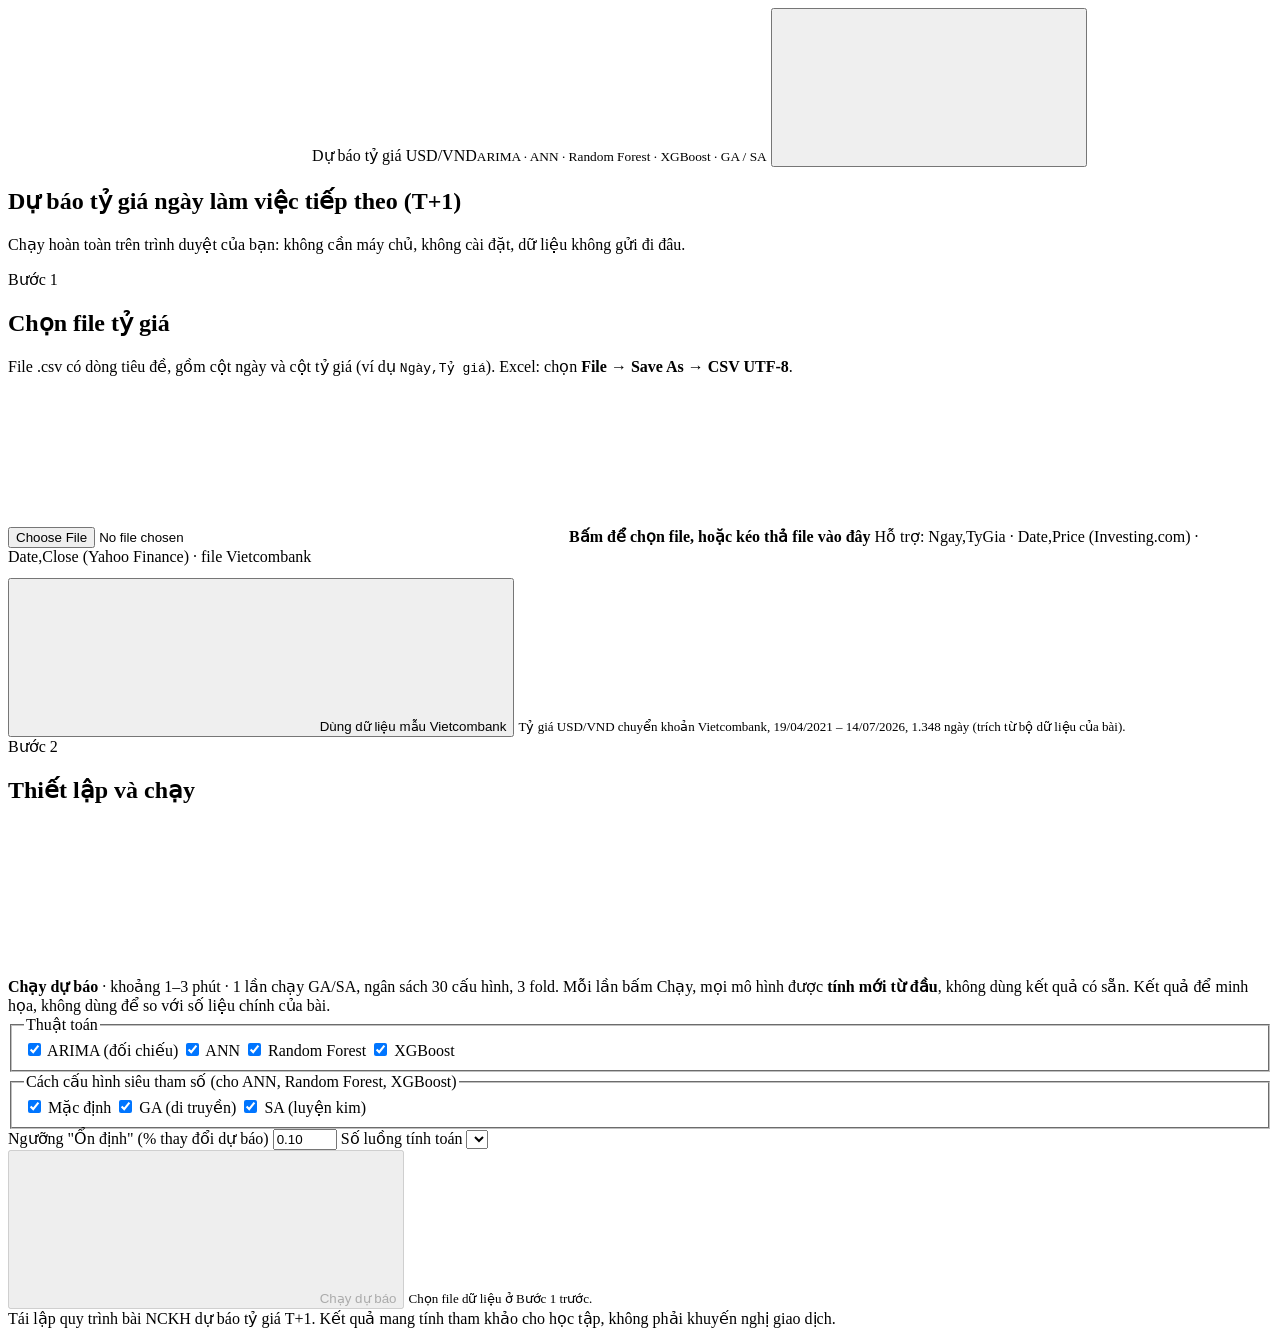
<file: offline/src/page.html>
<!doctype html>
<html lang="vi">
<head>
<meta charset="utf-8">
<meta name="viewport" content="width=device-width, initial-scale=1">
<title>Dự báo tỷ giá USD/VND</title>
<meta name="description" content="Dự báo tỷ giá USD/VND ngày làm việc tiếp theo bằng ARIMA, ANN, Random Forest, XGBoost và tối ưu GA/SA – chạy hoàn toàn trên trình duyệt.">
<meta name="color-scheme" content="dark light">
<link rel="preconnect" href="https://fonts.googleapis.com">
<link rel="preconnect" href="https://fonts.gstatic.com" crossorigin>
<link href="https://fonts.googleapis.com/css2?family=Be+Vietnam+Pro:wght@400;500;600;700&family=Fira+Code:wght@400;500;600&display=swap" rel="stylesheet">
<script>
  // Giao diện sáng/tối: nhớ lựa chọn trên máy này (nếu trình duyệt cho phép)
  try { const t = localStorage.getItem("dbtg-theme"); if (t) document.documentElement.dataset.theme = t; } catch (e) {}
</script>
<style>
/*STYLE*/
</style>
</head>
<body>
<!--ICONS-->

<header class="thanh-tren khong-in">
  <div class="khung">
    <span class="logo">
      <span class="logo-dau"><svg class="icon" aria-hidden="true"><use href="#i-logo"/></svg></span>
      <span>Dự báo tỷ giá USD/VND<small>ARIMA · ANN · Random Forest · XGBoost · GA / SA</small></span>
    </span>
    <span class="gian"></span>
    <button class="nut nut-icon" id="nut-giao-dien" type="button" aria-label="Đổi giao diện sáng / tối">
      <svg class="icon" aria-hidden="true"><use href="#i-sun"/></svg>
    </button>
  </div>
</header>

<main class="khung" id="noi-dung">
  <section class="dau-trang">
    <div>
      <h1>Dự báo tỷ giá ngày làm việc tiếp theo (T+1)</h1>
      <p>Chạy hoàn toàn trên trình duyệt của bạn: không cần máy chủ, không cài đặt, dữ liệu không gửi đi đâu.</p>
    </div>
  </section>

  <div id="canh-bao-moi-truong" hidden></div>

  <!-- 1. Dữ liệu -->
  <section class="the khong-in" aria-labelledby="td-du-lieu-vao">
    <div class="the-dau">
      <div>
        <span class="nhan-muc">Bước 1</span>
        <h2 id="td-du-lieu-vao">Chọn file tỷ giá</h2>
        <p class="muted">File .csv có dòng tiêu đề, gồm cột ngày và cột tỷ giá (ví dụ <code>Ngày,Tỷ giá</code>). Excel: chọn <b>File → Save As → CSV UTF-8</b>.</p>
      </div>
    </div>
    <label class="vung-tha" id="vung-tha">
      <input type="file" id="file-du-lieu" accept=".csv,.txt,text/csv,text/plain" class="sr-only">
      <span class="vung-tha-icon"><svg class="icon lon" aria-hidden="true"><use href="#i-upload"/></svg></span>
      <span><b id="vung-tha-chu">Bấm để chọn file, hoặc kéo thả file vào đây</b>
        <span class="muted" id="vung-tha-phu">Hỗ trợ: Ngay,TyGia · Date,Price (Investing.com) · Date,Close (Yahoo Finance) · file Vietcombank</span></span>
    </label>
    <div class="hang-nut" style="margin-top:12px">
      <button class="nut nut-vien nut-nho" type="button" id="nut-du-lieu-mau">
        <svg class="icon" aria-hidden="true"><use href="#i-database"/></svg> Dùng dữ liệu mẫu Vietcombank
      </button>
      <span class="muted" style="font-size:13px;align-self:center">Tỷ giá USD/VND chuyển khoản Vietcombank, 19/04/2021 – 14/07/2026, 1.348 ngày (trích từ bộ dữ liệu của bài).</span>
    </div>
    <div id="thong-tin-file" class="xep-doc" style="margin-top:16px" hidden></div>
  </section>

  <!-- 2. Thiết lập -->
  <section class="the khong-in" aria-labelledby="td-thiet-lap" id="the-thiet-lap">
    <div class="the-dau">
      <div>
        <span class="nhan-muc">Bước 2</span>
        <h2 id="td-thiet-lap">Thiết lập và chạy</h2>
        <p class="muted" id="so-luong-cpu"></p>
      </div>
    </div>
    <form id="form-chay" class="form-chay" novalidate>
      <input type="hidden" name="mode" value="chay_thu">
      <div class="thong-bao thong-bao-info"><svg class="icon" aria-hidden="true"><use href="#i-zap"/></svg>
        <div><b>Chạy dự báo</b> · khoảng 1–3 phút · 1 lần chạy GA/SA, ngân sách 30 cấu hình, 3 fold. Mỗi lần bấm Chạy, mọi mô hình được
          <b>tính mới từ đầu</b>, không dùng kết quả có sẵn. Kết quả để minh họa, không dùng để so với số liệu chính của bài.</div></div>
      <fieldset class="nhom-chon">
        <legend>Thuật toán</legend>
        <div class="hang-chon">
          <label class="o-chon"><input type="checkbox" name="models" value="ARIMA" checked> ARIMA <span class="muted">(đối chiếu)</span></label>
          <label class="o-chon"><input type="checkbox" name="models" value="ANN" checked> ANN</label>
          <label class="o-chon"><input type="checkbox" name="models" value="RF" checked> Random Forest</label>
          <label class="o-chon"><input type="checkbox" name="models" value="XGB" checked> XGBoost</label>
        </div>
      </fieldset>
      <fieldset class="nhom-chon">
        <legend>Cách cấu hình siêu tham số <span class="muted">(cho ANN, Random Forest, XGBoost)</span></legend>
        <div class="hang-chon">
          <label class="o-chon"><input type="checkbox" name="variants" value="Baseline" checked> Mặc định</label>
          <label class="o-chon"><input type="checkbox" name="variants" value="GA" checked> GA (di truyền)</label>
          <label class="o-chon"><input type="checkbox" name="variants" value="SA" checked> SA (luyện kim)</label>
        </div>
      </fieldset>
      <div class="hang-nut">
        <label class="truong" style="flex:0 1 260px"><span>Ngưỡng "Ổn định" (% thay đổi dự báo)</span>
          <input type="number" name="alert" value="0.10" min="0" max="5" step="0.01" inputmode="decimal"></label>
        <label class="truong" style="flex:0 1 220px"><span>Số luồng tính toán</span>
          <select name="threads" id="chon-luong"></select></label>
      </div>
      <div id="loi-form" hidden></div>
      <div class="hang-nut">
        <button class="nut nut-chinh" type="submit" id="nut-chay" disabled>
          <svg class="icon" aria-hidden="true"><use href="#i-activity"/></svg> Chạy dự báo
        </button>
        <span class="muted" id="goi-y-chay" style="font-size:13px;align-self:center">Chọn file dữ liệu ở Bước 1 trước.</span>
      </div>
    </form>
  </section>

  <!-- Tiến trình -->
  <section class="the" id="the-tien-trinh" aria-labelledby="td-tien-trinh" hidden>
    <div class="the-dau">
      <div>
        <span class="nhan-muc">Đang chạy</span>
        <h2 id="td-tien-trinh">Tiến trình 12 bước</h2>
        <p class="muted" id="tt-pham-vi"></p>
      </div>
      <button class="nut nut-vien nut-nho khong-in" type="button" id="nut-huy">
        <svg class="icon" aria-hidden="true"><use href="#i-x"/></svg> Dừng
      </button>
    </div>
    <div class="thanh-chay" id="thanh-chay" aria-live="polite">
      <div class="tc-dau">
        <b id="tc-phan-tram">0%</b>
        <span>Đã chạy <b id="tc-da-chay">0 giây</b></span>
        <span>Còn khoảng <b id="tc-con-lai">—</b></span>
      </div>
      <ol class="tc-doan" id="tc-doan" aria-label="12 bước"></ol>
      <div class="tc-hien-tai" id="tc-hien-tai"></div>
    </div>
    <div class="tong-tien-do" hidden>
      <div class="tong-so"><b id="tt-phan-tram">0%</b><span>Đã chạy <b id="tt-da-chay">0 giây</b></span><span>Còn khoảng <b id="tt-con-lai">—</b></span></div>
      <div class="thanh-tien-do" role="progressbar" aria-label="Tiến độ" aria-valuemin="0" aria-valuemax="100" id="tt-thanh"><div style="width:0%"></div></div>
    </div>
    <div class="tien-trinh-luoi">
      <ol class="stepper" id="tt-cac-buoc"></ol>
      <aside class="thuyet-minh" id="thuyet-minh" aria-live="polite" aria-label="Giải thích bước">
        <div class="tm-dau">
          <span class="nhan-muc" id="tm-nhan">Bước đang chạy</span>
          <span class="tm-nut">
            <button class="nut nut-icon" type="button" id="tm-truoc" aria-label="Bước trước"><svg class="icon" aria-hidden="true" style="transform:rotate(90deg)"><use href="#i-chevron"/></svg></button>
            <button class="nut nut-icon" type="button" id="tm-sau" aria-label="Bước sau"><svg class="icon" aria-hidden="true" style="transform:rotate(-90deg)"><use href="#i-chevron"/></svg></button>
          </span>
        </div>
        <h3 id="tm-tieu-de"></h3>
        <div id="tm-noi-dung" class="tm-noi-dung"></div>
        <button class="nut nut-vien nut-nho" type="button" id="tm-theo" hidden>Theo bước đang chạy</button>
      </aside>
    </div>
    <details style="margin-top:12px">
      <summary><svg class="icon" aria-hidden="true"><use href="#i-chevron"/></svg> Nhật ký chi tiết</summary>
      <pre class="nhat-ky" id="tt-nhat-ky"></pre>
    </details>
  </section>

  <!-- Kết quả -->
  <div id="ket-qua" class="xep-doc"></div>

  <!-- Lịch sử trên máy này -->
  <section class="the khong-in" aria-labelledby="td-lich-su" id="the-lich-su" hidden>
    <div class="the-dau">
      <div>
        <span class="nhan-muc">Trên trình duyệt này</span>
        <h2 id="td-lich-su">Kết quả đã chạy</h2>
        <p class="muted">Chỉ lưu trong trình duyệt của bạn (không ai khác thấy).</p>
      </div>
    </div>
    <div class="cuon-ngang"><table class="bang"><thead><tr><th>Thời điểm</th><th>File</th><th>Chế độ</th><th>Mô hình chọn</th><th class="so">Dự báo T+1</th><th></th></tr></thead>
      <tbody id="ds-lich-su"></tbody></table></div>
  </section>
</main>

<footer class="chan-trang khong-in">
  Tái lập quy trình bài NCKH dự báo tỷ giá T+1. Kết quả mang tính tham khảo cho học tập, không phải khuyến nghị giao dịch.
</footer>

<dialog id="hop-xac-nhan" class="hop-thoai">
  <form method="dialog">
    <h2 id="hop-tieu-de">Chạy đầy đủ mất nhiều thời gian</h2>
    <div id="hop-noi-dung" class="xep-doc" style="margin:12px 0 16px"></div>
    <div class="hang-nut">
      <button class="nut nut-vien" value="huy">Hủy</button>
      <button class="nut nut-chinh" value="ok" id="hop-ok">Bắt đầu chạy</button>
    </div>
  </form>
</dialog>

<div class="o-goi-y" id="o-goi-y" role="tooltip" hidden></div>

<script type="text/plain" id="du-lieu-mau" data-ten="tygia_USDVND_VCB_19042021_14072026.csv">
/*SAMPLE*/</script>
<script type="application/json" id="thuc-te">/*ACTUALS*/</script>
<script type="text/plain" id="worker-src">
/*ENGINE*/
/*WORKER*/
</script>
<script>
/*ENGINE*/
</script>
<script>
/*APP*/
</script>
</body>
</html>
</file>
